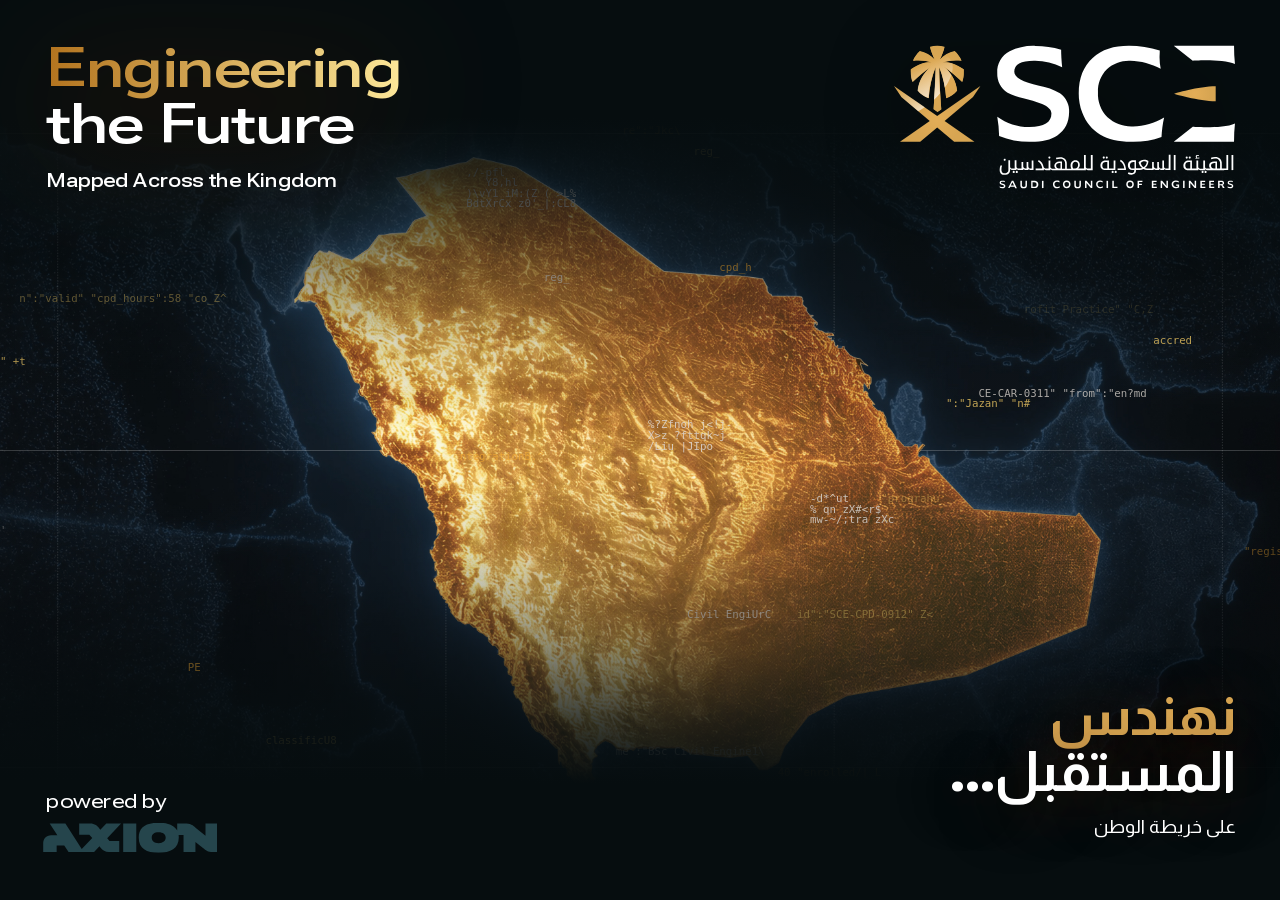
<file: app/index.html>
<!doctype html>
<html lang="en" dir="ltr" data-palette="purple">
  <head>
    <meta charset="utf-8" />
    <meta name="viewport" content="width=device-width, initial-scale=1, viewport-fit=cover" />
    <title>SCE · Smart Monitoring Center — LEAP 2026</title>
    <meta name="description" content="Saudi Council of Engineers national monitoring dashboards, LEAP 2026." />

    <link rel="icon" href="assets/img/favicon.ico" sizes="any" />
    <link rel="icon" type="image/png" sizes="16x16" href="assets/img/favicon-16.png" />
    <link rel="icon" type="image/png" sizes="32x32" href="assets/img/favicon-32.png" />
    <link rel="icon" type="image/png" sizes="192x192" href="assets/img/favicon-192.png" />
    <link rel="icon" type="image/png" sizes="512x512" href="assets/img/favicon-512.png" />
    <link rel="apple-touch-icon" href="assets/img/apple-touch-icon.png" />

    <!-- Everything below is local. The wall has no internet: no CDN, no fonts
         from the network, no map tiles. -->
    <link rel="stylesheet" href="assets/css/tokens.css" />
    <link rel="stylesheet" href="assets/css/base.css" />
    <link rel="stylesheet" href="assets/css/grid.css" />
    <link rel="stylesheet" href="assets/css/widget.css" />
    <link rel="stylesheet" href="assets/css/chart-dsl.css" />
    <link rel="stylesheet" href="assets/css/map.css" />
    <link rel="stylesheet" href="assets/css/library.css" />
    <link rel="stylesheet" href="assets/css/tooltip.css" />
    <link rel="stylesheet" href="assets/css/motion.css" />
    <link rel="stylesheet" href="assets/css/shell.css" />
    <link rel="stylesheet" href="assets/css/splash.css" />
    <!-- Last: every rule in it is an override of the ones above, for the
         tablet and the small screen. See core/viewport.js for the one place
         the breakpoints live. -->
    <link rel="stylesheet" href="assets/css/responsive.css" />
  </head>

  <body>
    <div class="shell">
      <div class="ticker" id="ticker"></div>

      <main class="stage" id="stage"></main>

      <!-- Presentation mode's only chrome: where the cycle has got to, from
           the first screen to the last. Built by shell.js, which knows the
           dwell of every board and scene; hidden until data-clean. -->
      <div class="cycle" id="cycle" aria-hidden="true">
        <span class="cycle-fill"></span>
      </div>

      <header class="hdr">
        <!-- Presentation mode (the "/" key). With the chrome hidden the wall
             still has to say whose board it is, so the header collapses to the
             SCE mark alone, flanked by the centre's line in both languages —
             English on the reading-start side, Arabic on the other. Kept as its
             own overlay rather than restyling .hdr-brand, so nothing about the
             normal header moves when the key is pressed. -->
        <div class="hdr-clean" aria-hidden="true">
          <span class="hdr-clean-line" lang="en" dir="ltr">Engineering the Future</span>
          <img class="hdr-clean-logo" src="assets/img/sce-logo.svg" alt="" />
          <span class="hdr-clean-line" lang="ar" dir="rtl">نهندس المستقبل...</span>
        </div>

        <!-- The wall's own identity, as the source dashboards printed it: the
             centre's name with the other language underneath, and — while the
             Big Screen is on — its three scenes beside it. -->
        <div class="hdr-brand">
          <img class="hdr-logo" src="assets/img/sce-logo.svg" alt="Saudi Council of Engineers" />
          <div class="hdr-title">
            <div class="hdr-title-main" data-i18n="app.title"></div>
            <div class="hdr-title-alt" data-i18n-gloss="app.title"></div>
          </div>
          <div class="chips scenes" id="scenes" hidden></div>
        </div>

        <div class="dock">
          <button class="dock-btn nav-play" id="navPlay" type="button" aria-label="Play or pause the slideshow">
            <svg class="icon-play" viewBox="0 0 24 24" aria-hidden="true"><path d="M8 5v14l11-7z" /></svg>
            <svg class="icon-pause" viewBox="0 0 24 24" aria-hidden="true"><path d="M6 5h4v14H6zm8 0h4v14h-4z" /></svg>
          </button>

          <nav class="nav" id="nav"></nav>

          <button class="dock-btn nav-lang" id="navLang" type="button" aria-label="Switch language">
            <svg viewBox="0 0 24 24" fill="none" stroke="currentColor" stroke-width="1.5" stroke-linecap="round" stroke-linejoin="round" aria-hidden="true">
              <circle cx="12" cy="12" r="10" />
              <line x1="2" y1="12" x2="22" y2="12" />
              <path d="M12 2a15.3 15.3 0 0 1 4 10 15.3 15.3 0 0 1-4 10 15.3 15.3 0 0 1-4-10 15.3 15.3 0 0 1 4-10z" />
            </svg>
          </button>
        </div>

        <div class="hdr-meta">
          <!-- Online-updates indicator. Not a Figma component: the customer
               asked for the wall to say, without words, that it is being
               watched rather than printed. It states nothing about the data
               and carries no figure — the pulse is the whole message. -->
          <div class="live">
            <span class="live-dot" aria-hidden="true"></span>
            <span class="live-label" data-i18n="live.label"></span>
          </div>

          <div class="settings">
            <!-- Figma node 5065:82983: the same "Circle Button" component as
                 the dock's play and globe, standing alone in the board's far
                 corner — hence .dock-btn here rather than a style of its own. -->
            <button class="dock-btn hdr-settings" id="settingsBtn" type="button" aria-label="Settings" aria-haspopup="true">
              <svg viewBox="0 0 24 24" aria-hidden="true">
                <path
                  d="M19.14 12.94a7.14 7.14 0 0 0 .06-.94 7.14 7.14 0 0 0-.06-.94l2.03-1.58a.5.5 0 0 0 .12-.64l-1.92-3.32a.5.5 0 0 0-.6-.22l-2.39.96a7.03 7.03 0 0 0-1.62-.94l-.36-2.54a.5.5 0 0 0-.5-.42h-3.84a.5.5 0 0 0-.5.42l-.36 2.54c-.59.24-1.13.56-1.62.94l-2.39-.96a.5.5 0 0 0-.6.22L2.71 8.84a.5.5 0 0 0 .12.64l2.03 1.58c-.04.31-.06.62-.06.94s.02.63.06.94l-2.03 1.58a.5.5 0 0 0-.12.64l1.92 3.32c.14.24.42.32.66.22l2.39-.96c.49.38 1.03.7 1.62.94l.36 2.54c.05.24.25.42.5.42h3.84c.25 0 .45-.18.5-.42l.36-2.54c.59-.24 1.13-.56 1.62-.94l2.39.96c.24.1.52.02.66-.22l1.92-3.32a.5.5 0 0 0-.12-.64ZM12 15.5a3.5 3.5 0 1 1 0-7 3.5 3.5 0 0 1 0 7Z"
                />
              </svg>
            </button>

            <div class="settings-panel" id="settingsPanel" hidden>
              <label class="settings-row">
                <input class="settings-check" id="setAutoplay" type="checkbox" />
                <span>Autoplay slideshow</span>
              </label>
              <label class="settings-row">
                <input class="settings-check" id="setTickerVisible" type="checkbox" />
                <span>Show ticker</span>
              </label>
              <label class="settings-row">
                <input class="settings-check" id="setTickerPaused" type="checkbox" />
                <span>Pause ticker</span>
              </label>
              <label class="settings-row">
                <input class="settings-check" id="setSplashEnabled" type="checkbox" />
                <span>Show splash screen</span>
              </label>
              <!-- Not a checkbox: the ground is a choice between named
                   palettes, not a flag, so it gets a segmented track like the
                   chips elsewhere on the board. Radios, so arrow keys move
                   between them without any script of ours. -->
              <div class="settings-row settings-row--choice" role="group" aria-label="Palette">
                <span>Palette</span>
                <div class="settings-seg">
                  <label class="settings-seg__opt">
                    <input type="radio" name="palette" value="green" />
                    <span>Green</span>
                  </label>
                  <label class="settings-seg__opt">
                    <input type="radio" name="palette" value="blue" />
                    <span>Blue</span>
                  </label>
                  <label class="settings-seg__opt">
                    <input type="radio" name="palette" value="purple" />
                    <span>Purple</span>
                  </label>
                </div>
              </div>
              <button class="settings-action" id="reset" type="button">Reset layout</button>
            </div>
          </div>
        </div>
      </header>
    </div>

    <!-- The attract screen: Figma «Sce Dashboards for LEAP '26» 38:357 and
         its three narrower siblings, reproduced 1:1. Bilingual by design, so
         it carries no language switch; the whole surface is the start button
         (.splash-start), which also keeps the id the capture tools click. -->
    <section class="splash" id="splash">
      <div class="cover">
        <div class="cover__bg" aria-hidden="true"></div>
        <canvas class="code" aria-hidden="true"></canvas>
        <div class="cover__fade" aria-hidden="true"></div>

        <div class="cover__frame">
          <!-- EN block — Figma 38:449 «Group 3». dir="ltr" is explicit for
               the same reason the AR block below declares dir="rtl": the cover
               shows both languages at once whatever the app's locale is, so
               neither block may take its direction from <html>. Without it the
               Arabic locale right-aligned this English text inside its own
               fixed-width box — the box stays put (every coordinate here is a
               physical `left`), only the lines slid across it. -->
          <h1 class="en-title" dir="ltr" lang="en" data-trim data-node="38:455">
            <span class="en-title__gold"><i class="fill">Engineering</i></span>
            <span class="en-title__white">the Future</span>
          </h1>

          <p class="en-sub" dir="ltr" lang="en" data-trim data-node="38:456">Mapped Across the Kingdom</p>

          <div class="powered" dir="ltr" lang="en" data-node="38:450">
            <p class="powered__label" data-trim data-node="38:451">powered by</p>
            <img class="powered__logo" data-node="38:452" src="assets/img/cover/axion.svg" alt="Axion" width="186" height="32" />
          </div>

          <!-- AR block — Figma 38:390 «Group 4». On a phone the logo moves to
               the centre of the frame and takes a markedly larger shadow, which
               is a separate export (38:1102). -->
          <div class="sce" data-node="38:391 / 38:1102">
            <picture>
              <source media="(max-aspect-ratio: 4/5) and (max-width: 599px)" srcset="assets/img/cover/sce-phone.svg" />
              <img class="sce__img" src="assets/img/cover/sce.svg" alt="Saudi Council of Engineers" />
            </picture>
          </div>

          <h2 class="ar-title" dir="rtl" lang="ar" data-node="38:448">
            <span class="ar-title__gold"><i class="fill">نهندس</i></span>
            <span class="ar-title__white">المستقبل...</span>
          </h2>

          <p class="ar-sub" data-trim dir="rtl" lang="ar" data-node="38:447">على خريطة الوطن</p>
        </div>
      </div>

      <button class="splash-start" id="splashStart" type="button" aria-label="Enter the dashboards"></button>

      <!-- Tablet only: a touch screen gets an explicit target instead of the
           invisible full-surface button and the 10s auto-advance. Shown by
           core/splash.js, which stamps data-cta on the section. -->
      <button class="splash-cta" id="splashEnter" type="button">
        <span class="splash-cta__en" dir="ltr" lang="en">Enter the dashboards</span>
        <span class="splash-cta__ar" dir="rtl" lang="ar">الدخول إلى اللوحات</span>
      </button>
    </section>

    <script src="assets/js/data/leap_data.js"></script>
    <script src="assets/js/data/ksa-geo.js"></script>
    <script src="assets/js/data/ksa-basemap.js"></script>
    <!-- Before anything that reads --u or lays a board out: it stamps the
         layout mode on <html>, which every stylesheet below keys off. -->
    <script src="assets/js/core/viewport.js"></script>
    <script src="assets/js/core/i18n.js"></script>
    <script src="assets/js/core/format.js"></script>
    <script src="assets/js/data/labels.js"></script>
    <script src="assets/js/data/derive.js"></script>
    <script src="assets/js/core/counter.js"></script>
    <script src="assets/js/core/tooltip.js"></script>
    <script src="assets/js/core/pill.js"></script>
    <script src="assets/js/core/chart-dsl.js"></script>
    <script src="assets/js/core/map.js"></script>
    <script src="assets/js/core/grid.js"></script>
    <script src="assets/js/core/motion.js"></script>
    <script src="assets/js/core/board.js"></script>
    <script src="assets/js/boards/kit.js"></script>
    <script src="assets/js/boards/ecosystem.js"></script>
    <!-- profession.js and operations.js define the widget sets the Big Screen
         mounts as its second and third scenes, so both must load before it. -->
    <script src="assets/js/boards/profession.js"></script>
    <script src="assets/js/boards/operations.js"></script>
    <script src="assets/js/boards/bigscreen.js"></script>
    <script src="assets/js/boards/library.js"></script>
    <script src="assets/js/boards/field.js"></script>
    <script src="assets/js/core/shell.js"></script>
    <script src="assets/js/core/cover-field.js"></script>
    <script src="assets/js/core/splash.js"></script>
    <script>
      Shell.init();
      Splash.init();
    </script>
  </body>
</html>
</file>
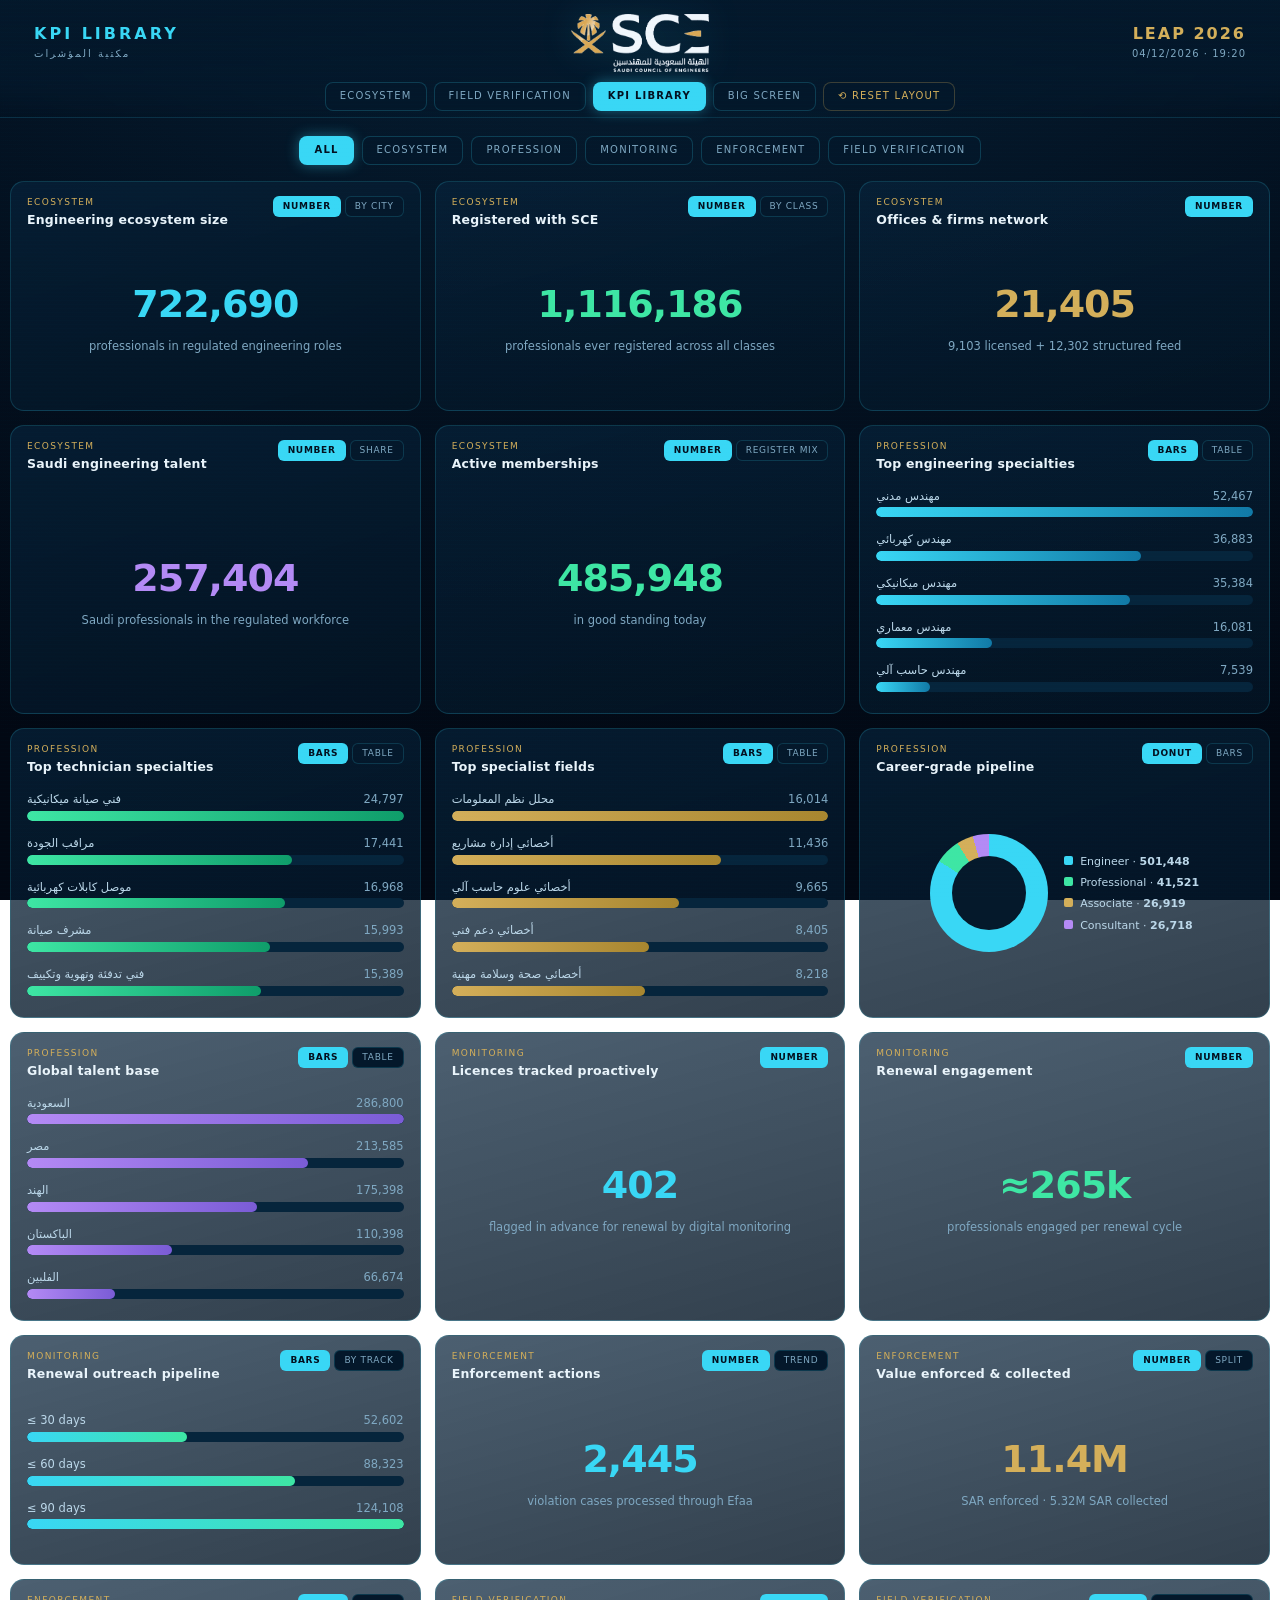
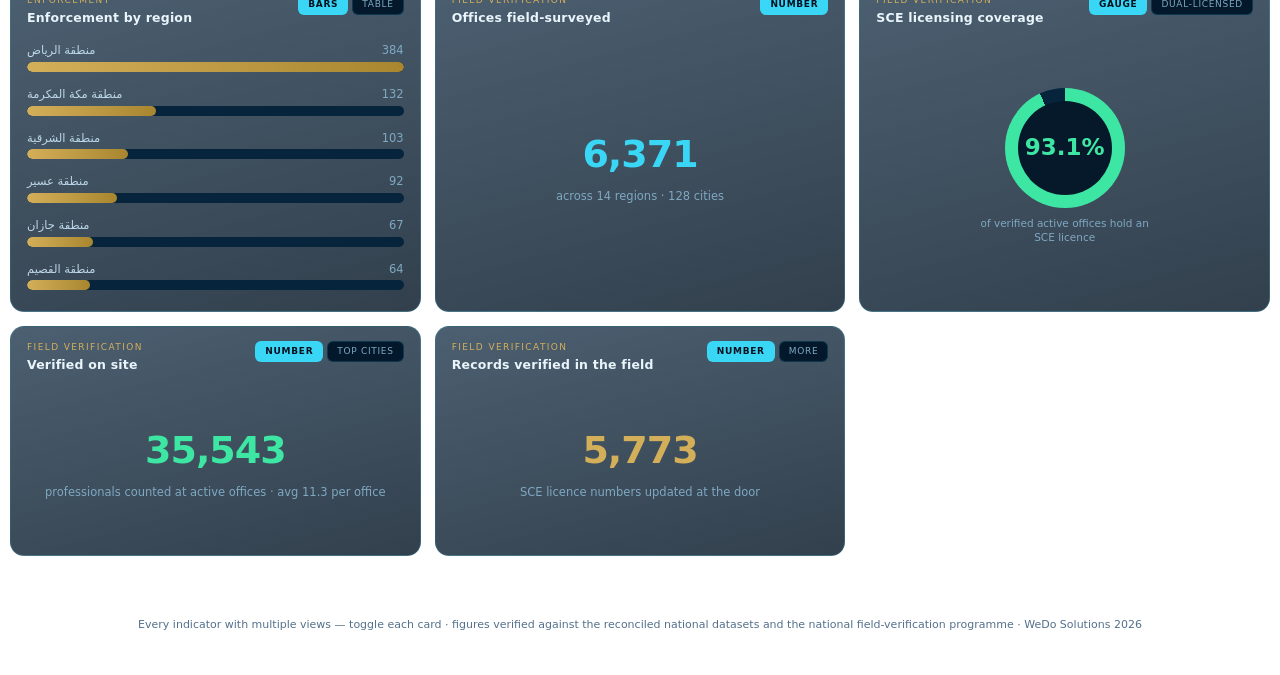
<file: Dashboards/SCE_LEAP_KPI_Library.html>
<!DOCTYPE html>
<html lang="en">
<head>
<meta charset="UTF-8">
<title>SCE · KPI Library — LEAP</title>
<style>
:root{--cy:#39d7f5;--gold:#d4af5a;--green:#3ee6a4;--purple:#b48af5;--tx:#e9f4fb;--mut:#7fa8c2}
*{box-sizing:border-box;margin:0;padding:0}
html,body{min-height:100%}
body{background:radial-gradient(1600px 900px at 50% -10%,#062036 0%,#03101f 55%,#020813 100%) fixed;
 font:14px/1.45 'Segoe UI',system-ui,sans-serif;color:var(--tx);text-rendering:optimizeLegibility;-webkit-font-smoothing:antialiased;font-variant-ligatures:common-ligatures}
body:before{content:'';position:fixed;inset:0;background:repeating-linear-gradient(0deg,transparent 0 3px,#39d7f503 3px 4px);pointer-events:none;z-index:999}

/* header */
.hd{position:sticky;top:0;z-index:100;height:118px;display:flex;align-items:flex-start;justify-content:center;padding-top:14px;
 background:linear-gradient(180deg,#04182bf2,#04182bcc 70%,#04182b00);border-bottom:1px solid #39d7f522;backdrop-filter:blur(4px)}
.hd img{height:58px;filter:drop-shadow(0 0 18px #39d7f533)}
.hd .lt{position:absolute;left:34px;top:22px}
.hd .lt .t1{font-size:16px;font-weight:750;letter-spacing:3px;color:var(--cy)}
.hd .lt .t2{font-size:10px;color:var(--mut);letter-spacing:2px;margin-top:2px}
.hd .rt{position:absolute;right:34px;top:22px;text-align:right}
.hd .rt .t1{font-size:16px;font-weight:750;letter-spacing:2px;color:var(--gold)}
.hd .rt .t2{font-size:10px;color:var(--mut);letter-spacing:1px;margin-top:2px}
.navrow{position:absolute;left:0;right:0;top:82px;display:flex;justify-content:center;gap:7px}
.sc{font-size:10px;letter-spacing:1.2px;padding:6px 14px;border-radius:8px;border:1px solid #39d7f533;color:var(--mut);cursor:pointer;background:#04182bcc;transition:all .18s;text-decoration:none}
.sc:hover{color:var(--tx)}
.sc.on{color:#03101f;background:var(--cy);font-weight:700;box-shadow:0 0 14px #39d7f566}
.sc.rst{border-color:#d4af5a44;color:#d4af5a}

/* canvas + widgets */
.canvas{position:relative;width:1420px;margin:18px auto 60px}
.widget{position:absolute;background:linear-gradient(165deg,#07223ab8,#041525d0);border:1px solid #39d7f52e;border-radius:14px;
 box-shadow:inset 0 0 30px #39d7f508, 0 0 20px #00000060;display:flex;flex-direction:column;overflow:hidden;transition:box-shadow .15s}
.widget.moving{box-shadow:0 0 0 1.5px var(--cy), 0 14px 40px #000000aa;z-index:50}
.whead{display:flex;justify-content:space-between;align-items:center;padding:11px 14px 8px;cursor:grab;user-select:none;flex:none}
.whead:active{cursor:grabbing}
.whead h3{font-size:10.5px;letter-spacing:1.5px;text-transform:uppercase;color:var(--cy);font-weight:700}
.chips{display:flex;gap:4px;flex-wrap:wrap;justify-content:flex-end}
.ch{font-size:9px;letter-spacing:.7px;padding:3px 9px;border-radius:6px;border:1px solid #39d7f52a;color:var(--mut);cursor:pointer;background:#04182b;transition:all .15s}
.ch.on{color:#03101f;background:var(--cy);font-weight:700}
.wbody{flex:1;padding:4px 14px 12px;overflow:hidden;position:relative}
.wresize{position:absolute;right:3px;bottom:1px;font-size:11px;color:#39d7f555;cursor:nwse-resize;padding:2px 4px;user-select:none}
.wresize:hover{color:var(--cy)}

/* content pieces */
.krow{display:grid;gap:10px;height:100%}
.krow.k4{grid-template-columns:repeat(4,1fr)}
.krow.k2{grid-template-columns:repeat(2,1fr)}
.krow.k3{grid-template-columns:repeat(3,1fr)}
.kpi{background:#39d7f50a;border:1px solid #39d7f51c;border-radius:10px;padding:12px 14px;display:flex;flex-direction:column;justify-content:center}
.kpi .n{font-size:27px;font-weight:800;letter-spacing:-.6px}
.kpi .l{font-size:9.5px;color:var(--mut);text-transform:uppercase;letter-spacing:.7px;margin-top:3px;line-height:1.4}
.cC{color:var(--cy)}.cG{color:var(--green)}.cY{color:var(--gold)}.cP{color:var(--purple)}
.hbar{margin:7px 0}
.hbar .hl{display:flex;justify-content:space-between;font-size:11.5px;margin-bottom:3px}
.hbar .ht{color:#bcd8ea}.hbar .hv{color:var(--mut)}
.hbar .tr{background:#06253c;height:10px;border-radius:5px;overflow:hidden}
.hbar .fl{height:10px;border-radius:5px;transition:width .5s}
.donutwrap{display:flex;align-items:center;gap:16px;justify-content:center;height:100%}
.donut{width:118px;height:118px;border-radius:50%;position:relative;flex:none;transition:background .4s}
.donut:after{content:'';position:absolute;inset:22px;border-radius:50%;background:#05192b}
.dleg{font-size:11px;color:#bcd8ea;line-height:1.95}
.dleg .sw{display:inline-block;width:9px;height:9px;border-radius:2px;margin-right:7px}
.tbl{font-size:11.5px;width:100%}
.tbl td{padding:4.5px 4px;border-bottom:1px solid #39d7f512;color:#bcd8ea}
.tbl td:last-child{text-align:right;color:var(--mut)}
.spark{width:100%;height:calc(100% - 40px);min-height:70px}
.sprange{display:flex;justify-content:space-between;font-size:10px;color:#5d86a3;margin-top:2px}
.gauge{text-align:center;display:flex;flex-direction:column;align-items:center;justify-content:center;height:100%}
.gring{width:120px;height:120px;border-radius:50%;position:relative}
.gring:after{content:'';position:absolute;inset:13px;border-radius:50%;background:#05192b}
.gval{position:absolute;inset:0;display:flex;align-items:center;justify-content:center;font-size:23px;font-weight:800;z-index:2}
.gnote{font-size:10.5px;color:var(--mut);margin-top:8px;max-width:170px;line-height:1.4}
.g2wrap{display:flex;gap:10px;height:100%}
.g2wrap>*{flex:1}

/* maps */
.wmap{position:absolute;inset:0;background:#03101f}
.mapwrap{position:relative;height:100%;border-radius:10px;overflow:hidden;border:1px solid #39d7f526}
.leaflet-container{background:#03101f;font:inherit}
.leaflet-tooltip{background:#0a2740;color:#e9f4fb;border:1px solid #39d7f544;border-radius:8px;font-size:11px}
.mhud{position:absolute;top:10px;left:12px;z-index:900;background:#04182bd8;border:1px solid #39d7f540;border-radius:10px;padding:8px 14px}
.mhud .bign{font-size:28px;font-weight:830;letter-spacing:-1px;color:var(--cy);text-shadow:0 0 20px #39d7f555}
.mhud .bigl{font-size:9.5px;color:var(--mut);text-transform:uppercase;letter-spacing:1.1px}
.mfoot{position:absolute;bottom:10px;left:12px;z-index:900;font-size:9.5px;color:#5d86a3;background:#04182baa;padding:4px 9px;border-radius:6px}

.foot{max-width:1420px;margin:0 auto 40px;text-align:center;color:#54708c;font-size:11px;line-height:1.7}

</style>
<script>
var LEAP={"gender": {"male": 669252, "female": 53438, "fem_saudi": 46547, "fem_nonsaudi": 6891, "fem_reg": 13208, "male_saudi": 210857, "male_reg": 382406}, "city": [["الرياض", 24.765, 46.7885, 310028, 185819], ["الجبيل", 26.9445, 49.6764, 35586, 13979], ["جدة", 21.5831, 39.2044, 109797, 63082], ["بريدة", 26.3602, 43.9704, 10111, 4591], ["المدينة المنورة", 24.4764, 39.5738, 12555, 7089], ["الخبر", 26.1895, 50.1737, 72910, 37333], ["الدمام", 26.2808, 50.0333, 70573, 33416], ["رأس تنورة", 26.6994, 50.0852, 4811, 2069], ["مكة المكرمة", 21.3915, 39.833, 16612, 10376], ["حائل", 27.4973, 41.7127, 4357, 2034], ["الخرج", 24.0828, 47.3311, 5158, 2167], ["الرس", 25.8602, 43.5042, 1739, 775], ["أبها", 18.2888, 42.5345, 11386, 5657], ["الزلفي", 26.2948, 44.8681, 570, 205], ["عرعر", 30.9744, 41.0704, 1531, 840], ["تبوك", 28.4569, 36.5181, 4175, 2204], ["ينبع", 24.1388, 38.0283, 8467, 4199], ["المجمعة", 25.9186, 45.3631, 1234, 437], ["الباحة", 20.0625, 41.4643, 1268, 637], ["الخفجي", 28.4253, 48.4859, 2256, 668], ["الدوادمي", 24.52, 44.4045, 1604, 774], ["نجران", 17.5727, 44.3559, 5959, 2924], ["الطائف", 21.3938, 40.5478, 4048, 2321], ["الجوف", 29.9697, 40.2064, 1895, 956], ["الأحساء", 25.3793, 49.6253, 7095, 3109], ["العلا", 26.5736, 38.0218, 292, 130], ["عنيزة", 26.0931, 44.0041, 2477, 966], ["جازان", 16.9132, 42.5891, 5615, 2844], ["الوجه", 26.2554, 36.46, 1170, 594], ["بقيق", 25.9536, 49.5532, 1494, 672], ["شقراء", 25.2148, 45.2106, 589, 243], ["طريف", 31.6535, 38.691, 559, 328], ["بيشة", 20.0048, 42.6201, 1086, 453], ["وادي الدواسر", 20.4448, 44.8291, 555, 220], ["حفر الباطن", 28.3754, 45.9286, 1447, 684], ["القنفذة", 19.15, 41.1145, 936, 484], ["الافلاج", 22.3041, 46.7048, 255, 108], ["القريات", 31.3093, 37.3769, 490, 227]], "regions": [["منطقة الرياض", 24.7, 46.7, 384, 2979600.0], ["منطقة مكة المكرمة", 21.4, 39.8, 132, 834900.0], ["منطقة الشرقية", 26.4, 50.1, 103, 861300.0], ["منطقة عسير", 18.2, 42.5, 92, 674000.0], ["منطقة جازان", 16.9, 42.6, 67, 551400.0], ["منطقة القصيم", 26.3, 43.9, 64, 483800.0], ["منطقة الجوف", 29.9, 40.2, 31, 298900.0], ["منطقة المدينة المنورة", 24.5, 39.6, 30, 155800.0], ["منطقة حائل", 27.5, 41.7, 26, 199000.0], ["منطقة نجران", 17.5, 44.2, 17, 166000.0]], "grades": [["Associate", "active", 13831], ["Associate", "expired", 11597], ["Associate", "frozen", 227], ["Associate", "near_expiry", 1264], ["Consultant", "active", 14230], ["Consultant", "expired", 11186], ["Consultant", "frozen", 366], ["Consultant", "near_expiry", 936], ["Engineer", "active", 250331], ["Engineer", "expired", 214142], ["Engineer", "frozen", 5113], ["Engineer", "near_expiry", 31862], ["Professional", "active", 26112], ["Professional", "expired", 13179], ["Professional", "frozen", 300], ["Professional", "near_expiry", 1930]], "pipe": {"d30": 52602, "d60": 88323, "d90": 124108}, "pipetrack": [["Engineer", "0-30", 37952], ["Engineer", "31-60", 21174], ["Engineer", "61-90", 21504], ["Engineer", "91-180", 68108], ["Engineer", "181-365", 86232], ["Engineer", "365+", 72759], ["Specialist", "0-30", 3213], ["Specialist", "31-60", 3297], ["Specialist", "61-90", 3191], ["Specialist", "91-180", 8963], ["Specialist", "181-365", 15711], ["Specialist", "365+", 10244], ["Technician", "0-30", 11437], ["Technician", "31-60", 11250], ["Technician", "61-90", 11090], ["Technician", "91-180", 32452], ["Technician", "181-365", 47898], ["Technician", "365+", 25677]], "register": [["Engineer", "active", 304504], ["Engineer", "expired", 250104], ["Engineer", "frozen", 6006], ["Engineer", "near_expiry", 35992], ["Specialist", "active", 44023], ["Specialist", "expired", 38025], ["Specialist", "frozen", 502], ["Specialist", "near_expiry", 6912], ["Technician", "active", 137421], ["Technician", "expired", 263721], ["Technician", "frozen", 7096], ["Technician", "near_expiry", 21880]], "months": [["2022-12", 152500], ["2023-01", 287000], ["2023-02", 249000], ["2023-03", 509500], ["2023-04", 42000], ["2023-05", 137000], ["2023-06", 446500], ["2023-07", 332000], ["2023-08", 188000], ["2023-09", 81000], ["2023-10", 45000], ["2023-12", 76000], ["2024-01", 10000], ["2024-02", 200500], ["2024-03", 393000], ["2024-04", 236000], ["2024-05", 278000], ["2024-06", 237000], ["2024-07", 486000], ["2024-08", 309000], ["2024-09", 391500], ["2024-10", 216500], ["2024-11", 346500], ["2024-12", 130000], ["2025-01", 191000], ["2025-02", 392000], ["2025-03", 59000], ["2025-04", 364500], ["2025-05", 796500], ["2025-06", 102000], ["2025-07", 963000], ["2025-08", 507750], ["2025-09", 66000], ["2025-10", 76000], ["2025-11", 42000], ["2025-12", 124500]], "eng5": [["مهندس مدني", 52467], ["مهندس كهربائي", 36883], ["مهندس ميكانيكي", 35384], ["مهندس معماري", 16081], ["مهندس حاسب آلي", 7539]], "tech5": [["فني صيانة ميكانيكية", 24797], ["مراقب الجودة", 17441], ["موصل كابلات كهربائية", 16968], ["مشرف صيانة", 15993], ["فني تدفئة وتهوية وتكييف", 15389]], "spec5": [["محلل نظم المعلومات", 16014], ["أخصائي إدارة مشاريع", 11436], ["أخصائي علوم حاسب آلي", 9665], ["أخصائي دعم فني", 8405], ["أخصائي صحة وسلامة مهنية", 8218]], "nat5": [["السعودية", 286800], ["مصر", 213585], ["الهند", 175398], ["الباكستان", 110398], ["الفلبين", 66674]], "cls": [["Engineers", 596606], ["Technicians", 430118], ["Specialists", 89462]], "head": {"eco": 722690, "reg": 1116186, "offices": "21,405", "off_note": "9,103 licensed + 12,302 structured feed", "proact": 402, "renewengage": 265000, "cases": 2445, "enforced": 11.4, "collected": 5.32, "saudis": 257404, "cities": 38, "regactive": 485948, "regnear": 64784}, "tuv": {"pts": [[24.7562, 46.6822, 9, 1], [24.511, 44.401, 2, 1], [26.2956, 50.169, 2, 1], [26.3, 50.1742, 3, 1], [26.3006, 50.1719, 5, 1], [21.5158, 39.1676, 2, 1], [21.5166, 39.1825, 5, 1], [21.7572, 39.1868, 4, 1], [21.5481, 39.1614, 4, 1], [24.7325, 46.7732, 5, 1], [24.6682, 46.7295, 7, 1], [24.7294, 46.7681, 12, 1], [27.455, 41.6476, 13, 1], [24.7382, 46.7609, 1, 1], [29.7971, 39.8778, 3, 1], [30.1336, 40.3685, 2, 1], [27.524, 41.696, 2, 1], [27.5241, 41.6962, 2, 0], [27.524, 41.6866, 1, 1], [27.5242, 41.6948, 2, 0], [27.4941, 41.6982, 6, 1], [27.524, 41.6959, 5, 0], [27.5243, 41.6871, 1, 1], [27.524, 41.6877, 4, 1], [27.9149, 42.3675, 5, 1], [24.7558, 46.7063, 0, 1], [21.5811, 39.1444, 4, 1], [24.7559, 46.7064, 1, 1], [24.7534, 46.7433, 0, 1], [24.7783, 46.7094, 0, 1], [24.7916, 46.6572, 0, 1], [25.1139, 46.0983, 0, 1], [21.5758, 39.15, 44, 1], [27.0043, 49.6576, 1, 1], [24.8052, 46.6566, 0, 1], [24.8308, 46.6382, 7, 1], [24.8251, 46.6569, 4, 1], [24.7945, 46.6506, 0, 1], [24.8731, 46.6168, 8, 0], [24.7438, 46.6758, 0, 1], [24.7852, 46.7065, 0, 1], [24.7913, 46.7105, 0, 1], [24.8705, 46.6229, 0, 0], [24.8048, 46.6514, 2, 1], [24.7758, 46.6661, 0, 1], [21.5507, 39.1791, 3, 1], [21.5515, 39.1801, 9, 1], [21.5032, 39.1833, 4, 1], [21.5771, 39.1999, 7, 1], [21.5629, 39.1666, 4, 1], [21.5594, 39.1423, 7, 1], [21.5939, 39.131, 27, 1], [24.7175, 46.6835, 0, 1], [24.7668, 46.7553, 0, 1], [24.7397, 46.6841, 0, 1], [24.7541, 46.6773, 5, 0], [24.6873, 46.7325, 0, 1], [24.7659, 46.6615, 0, 1], [26.3286, 50.1798, 56, 1], [26.3022, 50.2144, 8, 1], [21.6003, 39.1916, 4, 1], [21.5764, 39.1481, 3, 1], [21.5371, 39.2079, 4, 1], [26.2916, 50.2089, 4, 1], [28.2574, 42.9274, 1, 1], [21.6152, 39.2123, 4, 1], [16.987, 42.8187, 2, 1], [24.7709, 46.7475, 0, 1], [26.2851, 50.1962, 6, 1], [26.2879, 50.1983, 1, 1], [26.2849, 50.1969, 3, 1], [21.5542, 39.1691, 9, 1], [21.6003, 39.1916, 6, 1], [24.7781, 46.6164, 0, 1], [24.7184, 46.6859, 0, 1], [24.7523, 46.6752, 0, 1], [26.2896, 50.1992, 1, 1], [16.8803, 42.5715, 5, 1], [24.4754, 39.5816, 12, 1], [26.4076, 50.1884, 1, 1], [26.3782, 50.1477, 8, 1], [16.7205, 42.95, 2, 1], [16.7128, 42.9466, 3, 1], [16.5969, 42.9361, 5, 1], [21.5513, 39.1898, 3, 1], [21.7573, 39.1869, 3, 1], [21.541, 39.1719, 9, 1], [24.8199, 46.7299, 9, 1], [24.8024, 46.7396, 3, 1], [24.8303, 46.7896, 5, 1], [17.5333, 44.2118, 7, 1], [24.7853, 46.7068, 0, 1], [17.574, 44.2326, 5, 1], [17.8492, 44.0253, 3, 1], [17.5583, 44.2307, 2, 1], [17.5744, 44.2327, 6, 1], [17.5499, 44.2245, 5, 1], [28.4083, 36.5655, 3, 1], [26.3947, 43.9469, 7, 1], [31.6644, 38.6779, 1, 1], [24.807, 46.6405, 0, 1], [24.7681, 46.6225, 1, 1], [27.4784, 41.7397, 0, 0], [26.8527, 40.3276, 1, 0], [27.5241, 41.6972, 2, 1], [27.5129, 41.6663, 3, 1], [26.3514, 43.9527, 7, 1], [27.1786, 42.4359, 1, 0], [27.4673, 41.6596, 0, 0], [27.5002, 41.6737, 2, 1], [27.5105, 41.6948, 4, 1], [27.5108, 41.6894, 0, 0], [27.5171, 41.6928, 0, 0], [27.5212, 41.6898, 4, 1], [27.5214, 41.6857, 2, 1], [27.5243, 41.6863, 3, 1], [27.5245, 41.6867, 2, 0], [27.5243, 41.687, 2, 0], [26.3135, 50.224, 0, 1], [27.5241, 41.6872, 3, 1], [27.5243, 41.6875, 2, 1], [27.5241, 41.6923, 3, 1], [27.5241, 41.6925, 3, 1], [27.5241, 41.6928, 2, 1], [27.524, 41.6942, 5, 1], [27.5241, 41.6943, 3, 1], [24.7998, 46.6908, 0, 1], [21.3554, 39.878, 22, 1], [27.5242, 41.6943, 4, 1], [21.4177, 39.8607, 6, 1], [26.4526, 50.0968, 1, 1], [27.5241, 41.6945, 2, 1], [27.524, 41.6944, 3, 1], [27.5241, 41.6945, 3, 1], [27.5239, 41.6947, 3, 1], [27.524, 41.6946, 3, 1], [21.625, 39.6725, 2, 1], [27.524, 41.6946, 2, 1], [27.5241, 41.6947, 3, 1], [26.4411, 50.1229, 1, 1], [26.441, 50.1231, 1, 1], [27.524, 41.6954, 3, 1], [27.5242, 41.6954, 3, 1], [27.524, 41.6957, 8, 1], [26.4191, 50.1117, 1, 1], [24.7581, 46.6744, 0, 1], [24.762, 46.6978, 131, 1], [27.198, 42.4509, 1, 1], [27.4705, 41.6191, 3, 1], [27.4552, 41.6322, 2, 1], [27.915, 42.3673, 3, 1], [26.378, 50.1226, 1, 1], [27.5111, 41.6983, 2, 1], [24.7649, 46.704, 0, 1], [27.5798, 41.7321, 2, 1], [25.9922, 40.8163, 1, 1], [24.439, 39.6359, 2, 1], [27.4985, 41.692, 4, 1], [27.4941, 41.6986, 0, 0], [24.7642, 46.7027, 0, 1], [26.3899, 50.0935, 1, 1], [24.7671, 46.7083, 0, 1], [24.7674, 46.7098, 0, 1], [27.5214, 41.6854, 5, 1], [27.5214, 41.6857, 3, 1], [27.5213, 41.686, 2, 1], [27.5212, 41.6861, 3, 1], [27.5217, 41.6859, 3, 1], [27.5236, 41.6843, 3, 1], [27.5239, 41.6913, 2, 1], [27.5239, 41.692, 4, 1], [17.3827, 42.545, 2, 1], [27.5238, 41.695, 0, 1], [26.447, 50.107, 1, 1], [27.5236, 41.6949, 3, 1], [24.4836, 39.5862, 5, 1], [24.4835, 39.5862, 5, 1], [27.5237, 41.6952, 2, 1], [27.5239, 41.6961, 2, 1], [27.4898, 41.679, 1, 0], [27.5212, 41.686, 1, 0], [27.5239, 41.6848, 1, 0], [21.5542, 39.1692, 3, 1], [21.553, 39.166, 4, 1], [21.5748, 39.1796, 16, 1], [21.5739, 39.1797, 7, 1], [24.797, 46.6541, 2, 1], [21.3742, 39.8336, 4, 1], [21.3556, 39.8825, 4, 1], [21.3762, 39.794, 6, 1], [26.5583, 50.0028, 0, 1], [21.4087, 39.7832, 3, 1], [26.3014, 50.2056, 57, 1], [26.398, 50.0461, 7, 1], [30.9806, 41.0233, 4, 1], [26.4049, 50.0624, 6, 1], [26.3023, 50.2139, 9, 1], [26.3022, 50.2138, 2, 1], [24.488, 39.595, 15, 1], [29.6331, 43.522, 1, 1], [16.8823, 42.5816, 1, 1], [26.3979, 50.0455, 7, 1], [16.9146, 42.5605, 9, 1], [26.4466, 50.1143, 14, 1], [28.4329, 45.9772, 0, 1], [16.9174, 42.5548, 10, 1], [16.8978, 42.5783, 3, 1], [21.4028, 39.7875, 5, 1], [21.3555, 39.8779, 5, 1], [24.7951, 46.6553, 0, 1], [25.3922, 49.5814, 6, 1], [16.9093, 42.5532, 4, 1], [24.7862, 46.6827, 0, 1], [26.2164, 50.1932, 3, 1], [16.914, 42.561, 1, 1], [16.914, 42.5612, 4, 0], [24.4545, 39.5857, 6, 1], [25.394, 49.5811, 28, 1], [25.3748, 49.559, 2, 1], [25.3971, 49.5598, 3, 1], [25.3975, 49.5599, 3, 1], [25.3597, 49.5904, 7, 1], [16.909, 42.5532, 4, 1], [27.4691, 41.7074, 1, 1], [21.5273, 39.1736, 3, 1], [21.8583, 39.2293, 3, 1], [21.5275, 39.1737, 3, 1], [21.6032, 39.1825, 3, 1], [21.3756, 39.8101, 6, 1], [21.3709, 39.8744, 3, 1], [21.401, 39.8799, 7, 1], [21.2675, 40.456, 1, 1], [21.4023, 39.7872, 4, 1], [21.402, 39.784, 3, 1], [20.0185, 41.4677, 2, 1], [24.8281, 46.6398, 1, 1], [24.1494, 47.314, 2, 1], [20.4668, 44.7701, 2, 1], [24.747, 46.7113, 0, 1], [20.0184, 41.4677, 1, 1], [24.7199, 46.689, 5, 1], [25.5256, 47.1806, 1, 1], [24.7138, 46.6723, 2, 1], [24.7191, 46.6707, 5, 1], [20.0015, 41.4677, 3, 1], [24.7972, 46.6332, 1, 1], [25.5321, 47.1764, 1, 1], [21.3661, 39.8285, 2, 1], [21.4746, 39.9403, 5, 1], [24.8032, 46.6578, 1, 1], [21.351, 39.9004, 3, 1], [24.797, 46.7106, 3, 1], [21.2666, 40.4084, 4, 1], [24.7857, 46.6596, 0, 1], [24.765, 46.6404, 11, 1], [21.3739, 39.8743, 3, 1], [24.8446, 46.6044, 4, 1], [24.7765, 46.6171, 2, 1], [21.3895, 39.7963, 4, 1], [21.3977, 39.7903, 21, 1], [25.54, 47.1831, 0, 1], [24.7781, 46.6163, 2, 1], [24.7297, 46.6699, 26, 1], [24.7264, 46.669, 1, 1], [24.7681, 46.5765, 3, 1], [24.7255, 46.6832, 2, 1], [24.7184, 46.6812, 0, 0], [24.8039, 46.6742, 4, 1], [24.7892, 46.6597, 55, 1], [24.7183, 46.6855, 6, 1], [24.7746, 46.6654, 0, 0], [24.6663, 46.7308, 230, 0], [24.6661, 46.7309, 230, 1], [24.8389, 46.6054, 9, 1], [24.7759, 46.666, 0, 1], [24.8078, 46.65, 4, 1], [24.8388, 46.6054, 1, 1], [19.9387, 41.2549, 1, 1], [20.0117, 41.4635, 4, 1], [22.2887, 46.7088, 3, 1], [24.8437, 46.605, 6, 1], [24.7763, 46.68, 12, 0], [24.8117, 46.6348, 3, 1], [24.8085, 46.6672, 26, 1], [22.2871, 46.7283, 2, 1], [24.7998, 46.6282, 0, 1], [24.7802, 46.6845, 0, 1], [24.7758, 46.6808, 0, 1], [24.806, 46.7114, 2, 1], [24.7917, 46.672, 12, 1], [24.8215, 46.6197, 997, 0], [24.8064, 46.7167, 0, 1], [24.6717, 46.7343, 5, 1], [24.8217, 46.6201, 37, 1], [24.7944, 46.6505, 3, 1], [24.7928, 46.6403, 900, 1], [24.8089, 46.6692, 2, 1], [24.6708, 46.7321, 2, 1], [24.8217, 46.6196, 9, 1], [24.779, 46.6874, 0, 1], [24.7392, 46.6604, 27, 1], [24.8363, 46.5913, 2, 0], [24.8111, 46.6263, 350, 1], [24.8262, 46.6543, 0, 1], [24.7468, 46.723, 6, 1], [24.7299, 46.769, 0, 1], [24.7378, 46.6634, 20, 1], [24.7374, 46.6634, 20, 1], [24.7959, 46.6318, 30, 1], [24.8877, 46.6188, 17, 1], [24.6887, 46.7177, 3, 1], [24.6876, 46.7178, 6, 1], [24.6983, 46.7226, 1, 1], [24.6982, 46.7226, 2, 1], [24.8618, 46.6437, 3, 1], [24.8257, 46.6579, 0, 1], [24.1534, 47.3179, 0, 1], [24.8134, 46.6469, 50, 1], [24.8256, 46.5895, 5, 1], [24.8261, 46.5931, 3, 1], [24.788, 46.6818, 0, 1], [24.826, 46.6026, 4, 1], [24.1516, 47.317, 4, 1], [24.8103, 46.6487, 3, 1], [24.8147, 46.6306, 3, 1], [24.4697, 46.2736, 1, 1], [24.8141, 46.6312, 3, 1], [24.8105, 46.6485, 5, 1], [24.7818, 46.6748, 1, 1], [24.7817, 46.6835, 13, 1], [24.1545, 47.316, 0, 1], [24.8258, 46.5663, 2, 1], [24.1544, 47.316, 4, 1], [24.1544, 47.3159, 13, 1], [24.881, 46.6127, 4, 1], [24.8255, 46.5653, 9, 1], [24.1561, 47.3144, 0, 1], [24.8263, 46.6598, 3, 1], [24.1563, 47.3143, 0, 1], [24.6706, 46.7365, 1, 1], [24.8047, 46.6514, 6, 1], [24.8216, 46.6198, 60, 1], [24.7761, 46.6877, 10, 1], [24.156, 47.3144, 0, 1], [24.8348, 46.6569, 9, 1], [24.7061, 46.7102, 24, 1], [24.1563, 47.3142, 30, 1], [24.8329, 46.658, 1, 1], [24.7933, 46.6752, 0, 1], [24.1563, 47.3142, 4, 1], [24.8094, 46.6193, 3, 1], [24.8331, 46.6576, 2, 1], [24.7729, 46.6894, 11, 1], [24.804, 46.652, 11, 1], [24.8043, 46.6517, 2, 0], [24.6606, 46.74, 3, 1], [24.7711, 46.7205, 3, 1], [24.6604, 46.7394, 5, 1], [24.8042, 46.6518, 18, 1], [24.1534, 47.3193, 0, 1], [24.7695, 46.7114, 350, 1], [24.8041, 46.6518, 12, 1], [24.6619, 46.7341, 60, 1], [24.772, 46.7103, 4, 1], [24.8056, 46.6567, 0, 1], [24.896, 46.6124, 3, 1], [24.1535, 47.3197, 4, 1], [24.8053, 46.6565, 0, 0], [24.8958, 46.6124, 2, 1], [24.7738, 46.7094, 0, 1], [24.0635, 45.2802, 3, 1], [24.8051, 46.6564, 5, 1], [24.1538, 47.32, 1, 1], [24.8049, 46.656, 9, 1], [24.0582, 45.2711, 1, 1], [24.1536, 47.32, 0, 1], [24.1538, 47.3201, 1, 1], [24.0569, 45.2695, 1, 1], [24.8068, 46.6591, 0, 1], [24.1538, 47.3201, 0, 1], [24.807, 46.6589, 0, 1], [24.8321, 46.6378, 1, 1], [24.7298, 46.7686, 4, 1], [24.0473, 45.2571, 2, 1], [24.1552, 47.3208, 3, 1], [24.8315, 46.6379, 6, 1], [24.1613, 47.3303, 0, 1], [24.1623, 47.331, 1, 1], [24.8314, 46.6379, 40, 1], [24.8596, 46.6672, 10, 1], [24.6649, 46.7283, 2, 1], [24.8313, 46.6379, 3, 1], [24.6655, 46.7282, 5, 1], [24.6653, 46.7283, 5, 1], [24.8523, 46.6491, 100, 1], [24.6633, 46.7255, 11, 1], [24.8289, 46.6391, 24, 1], [24.8518, 46.6712, 1, 1], [24.8512, 46.6747, 1, 1], [24.166, 47.3414, 1, 1], [24.7958, 46.6559, 0, 1], [28.4159, 36.566, 5, 1], [24.8133, 46.6294, 0, 1], [24.1626, 47.332, 3, 1], [24.8139, 46.6306, 14, 1], [24.8142, 46.631, 0, 1], [24.8281, 46.6298, 1, 1], [24.8151, 46.633, 0, 1], [24.8106, 46.6257, 0, 1], [24.8155, 46.6329, 0, 1], [24.8149, 46.6329, 2, 1], [24.1447, 47.3338, 4, 1], [24.8288, 46.66, 3, 0], [24.1561, 47.3231, 10, 1], [24.8691, 46.6189, 5, 1], [24.8176, 46.6394, 4, 1], [24.8251, 46.6568, 2, 1], [24.1607, 47.3174, 1, 1], [24.8218, 46.6414, 0, 1], [24.6824, 46.6187, 0, 1], [24.7865, 46.6592, 0, 0], [24.8206, 46.6457, 0, 1], [24.8281, 46.6602, 2, 1], [24.8404, 46.6771, 3, 1], [24.7908, 46.657, 2, 1], [24.8206, 46.648, 5, 1], [24.8703, 46.623, 0, 1], [24.7914, 46.6572, 15, 1], [24.1603, 47.3179, 5, 1], [24.7189, 46.668, 5, 1], [24.8669, 46.6198, 4, 1], [24.8403, 46.677, 2, 1], [24.8277, 46.6401, 2, 1], [24.7975, 46.6539, 0, 1], [24.8199, 46.6465, 1, 1], [24.736, 46.6593, 0, 1], [24.8389, 46.6778, 7, 1], [24.8703, 46.6171, 1, 0], [24.1611, 47.3121, 3, 1], [24.8705, 46.6172, 2, 1], [24.8189, 46.6446, 1, 0], [24.7938, 46.6545, 26, 1], [24.8355, 46.6834, 4, 1], [24.8801, 46.6124, 7, 0], [24.7428, 46.656, 99, 1], [24.7423, 46.6561, 6, 1], [24.8349, 46.682, 15, 1], [24.8801, 46.6125, 1, 0], [24.1643, 47.3148, 6, 1], [24.8864, 46.61, 5, 1], [24.8277, 46.6603, 3, 0], [24.6617, 46.7261, 9, 1], [24.8801, 46.6123, 3, 1], [24.8188, 46.6445, 5, 1], [24.7477, 46.6536, 2, 1], [24.7971, 46.6542, 0, 1], [24.7423, 46.6492, 3, 1], [24.8344, 46.6912, 5, 1], [24.7843, 46.3755, 3, 1], [24.6662, 46.724, 3, 1], [24.8261, 46.6593, 3, 1], [24.8179, 46.6419, 8, 1], [24.8334, 46.6794, 6, 1], [24.8177, 46.6419, 0, 1], [24.7403, 46.6464, 3, 1], [24.6637, 46.7035, 180, 1], [24.817, 46.6397, 10, 1], [24.8391, 46.6679, 4, 1], [24.8168, 46.64, 8, 1], [25.0298, 46.4647, 4, 1], [24.798, 46.6536, 19, 1], [24.8263, 46.6595, 40, 1], [24.8266, 46.6599, 3, 1], [24.8157, 46.6365, 0, 1], [24.8261, 46.6597, 5, 1], [24.6656, 46.6998, 5, 1], [24.813, 46.6301, 11, 1], [24.8257, 46.6581, 3, 1], [24.813, 46.6304, 5, 1], [24.8281, 46.6832, 1, 1], [24.6646, 46.7108, 80, 1], [25.1116, 46.107, 2, 1], [24.7972, 46.6357, 0, 1], [24.8246, 46.6579, 6, 1], [24.6651, 46.7082, 15, 1], [24.8121, 46.6698, 7, 1], [25.1311, 46.1254, 4, 1], [25.1311, 46.1254, 4, 1], [24.8118, 46.6698, 8, 1], [24.8249, 46.658, 8, 1], [24.8113, 46.6699, 1, 1], [24.8089, 46.6273, 10, 1], [24.6677, 46.7071, 19, 1], [24.8181, 46.5953, 2, 1], [24.8252, 46.657, 5, 1], [24.8173, 46.5973, 14, 1], [24.8163, 46.5971, 4, 1], [25.6975, 45.8946, 2, 1], [24.7087, 46.6654, 50, 1], [24.8148, 46.5978, 1, 1], [29.9631, 40.1998, 1, 0], [24.7964, 46.6993, 0, 1], [24.8246, 46.6555, 2, 1], [24.7339, 46.6108, 2, 1], [24.8242, 46.654, 2, 1], [24.5548, 46.5461, 1, 1], [24.823, 46.6421, 6, 1], [24.8241, 46.6415, 6, 1], [22.6306, 41.3628, 2, 1], [24.8241, 46.6405, 11, 1], [24.8147, 46.5979, 1, 1], [24.8098, 46.6478, 10, 1], [24.8144, 46.5946, 2, 1], [24.8101, 46.6475, 22, 0], [24.8227, 46.6536, 3, 1], [24.814, 46.599, 6, 1], [24.823, 46.6513, 5, 1], [24.8134, 46.5918, 3, 1], [24.81, 46.6476, 9, 1], [24.8133, 46.5986, 6, 1], [24.8131, 46.5996, 6, 1], [24.8103, 46.6448, 0, 1], [24.8132, 46.5997, 8, 1], [24.8082, 46.6398, 1, 1], [24.791, 46.7021, 2, 1], [24.8124, 46.5994, 8, 1], [24.7928, 46.6294, 0, 0], [24.8123, 46.5991, 3, 1], [24.8105, 46.6025, 1, 1], [24.7834, 46.7047, 0, 1], [22.8034, 39.0324, 3, 1], [24.7866, 46.703, 2, 1], [24.7924, 46.6285, 7, 1], [22.7986, 39.033, 1, 1], [24.7897, 46.7014, 10, 1], [22.7996, 39.0333, 4, 1], [22.8, 39.0337, 3, 1], [24.8035, 46.6329, 0, 1], [24.7994, 46.6965, 0, 1], [24.6789, 46.7186, 7, 1], [24.8093, 46.6185, 6, 1], [24.7915, 46.6312, 3, 1], [24.8089, 46.6189, 7, 1], [24.7997, 46.6906, 0, 1], [24.6851, 46.7237, 7, 1], [24.8022, 46.6307, 5, 1], [24.7863, 46.6141, 1, 1], [21.2496, 42.8525, 1, 1], [24.6861, 46.7185, 0, 1], [24.79, 46.6229, 1, 1], [24.8009, 46.6468, 10, 1], [22.4326, 41.7606, 1, 1], [21.2208, 41.6362, 3, 1], [22.7986, 39.033, 5, 1], [24.8169, 46.6875, 9, 1], [22.6086, 41.3453, 3, 1], [21.2683, 42.8424, 2, 1], [21.2529, 42.8562, 2, 1], [24.7694, 46.5822, 1, 1], [24.8069, 46.6405, 26, 1], [21.2208, 41.6362, 5, 1], [24.8024, 46.6501, 11, 1], [22.7472, 39.0405, 5, 0], [21.2211, 41.6364, 3, 1], [24.7898, 46.6221, 5, 1], [24.8078, 46.6014, 102, 1], [24.7864, 46.6141, 5, 1], [24.8028, 46.6504, 7, 1], [22.7987, 39.0626, 2, 1], [24.7817, 46.6363, 11, 1], [24.8075, 46.6173, 9, 1], [24.7991, 46.6451, 6, 1], [24.7992, 46.6453, 2, 1], [24.7808, 46.6355, 11, 1], [24.8074, 46.6148, 4, 1], [24.7025, 46.6809, 12, 0], [24.7739, 46.6295, 2, 1], [24.7712, 46.6978, 0, 1], [21.2525, 42.8561, 3, 1], [21.2522, 42.8493, 1, 1], [21.6003, 39.1916, 0, 0], [19.1385, 41.0817, 3, 1], [22.0851, 39.3145, 3, 1], [19.1389, 41.0815, 25, 1], [22.0817, 39.3153, 3, 1], [19.1397, 41.0816, 3, 1], [22.3073, 39.8275, 2, 1], [22.0818, 39.3156, 3, 1], [19.133, 41.0776, 2, 1], [19.127, 41.0822, 2, 1], [24.7974, 46.6452, 30, 1], [21.94, 39.1229, 2, 1], [24.8062, 46.6029, 5, 1], [24.8062, 46.6122, 6, 1], [24.7737, 46.6195, 8, 1], [18.9714, 41.3082, 1, 1], [18.9712, 41.3082, 1, 0], [24.8093, 46.6187, 5, 1], [24.7302, 46.6501, 2, 1], [18.9738, 41.305, 1, 1], [24.7965, 46.6335, 2, 1], [30.5003, 38.2225, 4, 1], [24.7308, 46.6478, 27, 1], [30.5013, 38.2204, 2, 1], [24.8063, 46.6024, 1, 1], [24.7952, 46.6355, 28, 1], [24.8866, 46.6099, 1, 0], [24.7346, 46.6482, 5, 1], [24.8863, 46.6101, 1, 0], [24.8865, 46.6102, 1, 0], [24.7344, 46.6483, 5, 1], [24.7732, 46.6198, 7, 1], [24.8056, 46.6243, 2, 1], [24.7946, 46.6318, 31, 1], [24.8058, 46.6244, 2, 1], [24.7388, 46.6464, 10, 1], [24.7928, 46.6735, 15, 1], [24.8864, 46.6101, 1, 0], [19.8215, 41.7203, 5, 0], [24.8865, 46.61, 1, 0], [24.7722, 46.6204, 4, 1], [24.7933, 46.6753, 0, 1], [24.8044, 46.6031, 2, 1], [24.7722, 46.6202, 3, 1], [24.7386, 46.6459, 47, 1], [24.7934, 46.6756, 8, 1], [24.8042, 46.6161, 21, 1], [19.1462, 41.0822, 3, 1], [24.8128, 46.6275, 1, 0], [19.1507, 41.08, 1, 1], [24.7895, 46.6363, 13, 1], [24.8027, 46.6038, 8, 1], [24.751, 46.6396, 12, 1], [24.7687, 46.6672, 0, 1], [24.7512, 46.6396, 13, 1], [24.8123, 46.6263, 10, 1], [24.802, 46.6019, 5, 1], [24.8124, 46.6263, 3, 1], [24.7052, 46.6788, 32, 1], [24.8123, 46.6263, 2, 1], [24.7536, 46.6385, 24, 1], [24.7714, 46.6327, 3, 1], [24.7061, 46.6784, 300, 1], [24.8046, 46.6078, 4, 1], [24.805, 46.6082, 3, 1], [26.3011, 44.8338, 3, 1], [24.7057, 46.6776, 3, 1], [24.7857, 46.6829, 4, 1], [24.7857, 46.6829, 2, 1], [26.2922, 44.823, 3, 1], [24.8006, 46.6016, 5, 1], [24.7669, 46.6231, 11, 1], [24.7057, 46.676, 5, 1], [24.7618, 46.6732, 1, 1], [24.7791, 46.6882, 0, 1], [24.7705, 46.6711, 12, 1], [24.7992, 46.5979, 8, 1], [24.7075, 46.6771, 16, 1], [24.763, 46.6406, 485, 1], [24.7781, 46.5736, 4, 1], [24.708, 46.6773, 6, 1], [24.7562, 46.6823, 9, 1], [24.7085, 46.6763, 120, 1], [24.7925, 46.6263, 5, 1], [24.7921, 46.626, 6, 1], [24.7096, 46.6762, 20, 1], [24.7889, 46.6181, 5, 1], [25.9102, 45.3599, 3, 1], [24.8963, 46.6052, 3, 1], [25.901, 45.355, 5, 1], [24.7815, 46.5998, 6, 1], [24.7813, 46.5999, 1, 1], [24.7813, 46.6002, 8, 1], [21.5524, 39.1604, 6, 1], [25.2377, 45.25, 3, 1], [21.4602, 39.9614, 6, 1], [25.197, 44.6023, 2, 1], [25.1922, 44.6035, 3, 1], [21.3693, 39.876, 3, 1], [21.5525, 39.1606, 4, 1], [21.5595, 39.1421, 1, 1], [21.5544, 39.1673, 1, 1], [21.5847, 39.1894, 6, 1], [21.5763, 39.1927, 8, 1], [21.5762, 39.1926, 4, 1], [24.6799, 43.7044, 4, 1], [21.5523, 39.2374, 8, 0], [21.2908, 40.4038, 0, 0], [23.8974, 42.9104, 3, 1], [26.4112, 50.1107, 1120, 1], [24.7849, 46.7919, 0, 1], [24.7788, 46.6869, 0, 1], [21.6046, 39.1416, 3, 1], [24.5999, 46.6254, 0, 0], [21.5941, 39.1484, 6, 1], [21.5961, 39.1496, 5, 1], [30.9825, 41.0242, 0, 0], [21.5982, 39.1493, 5, 1], [24.6758, 46.6656, 7, 1], [21.6003, 39.1205, 8, 1], [21.6022, 39.1492, 2, 1], [24.6794, 46.6921, 8, 1], [24.7673, 46.6841, 0, 0], [24.6762, 46.6929, 47, 1], [24.7787, 46.6876, 27, 1], [21.5939, 39.1309, 3, 1], [21.5903, 39.1313, 2, 1], [24.7546, 46.7137, 4, 1], [24.7786, 46.6875, 0, 1], [21.5989, 39.145, 2, 1], [21.5923, 39.1367, 1, 1], [24.7786, 46.687, 0, 1], [21.588, 39.1315, 5, 1], [21.5858, 39.1315, 3, 1], [24.7788, 46.688, 0, 1], [24.6869, 46.6868, 22, 1], [24.766, 46.6614, 15, 1], [21.5971, 39.1415, 8, 1], [24.7782, 46.6865, 14, 1], [21.5973, 39.1406, 11, 1], [24.779, 46.6877, 7, 1], [21.5815, 39.1341, 7, 1], [24.7544, 46.6546, 1, 0], [21.5981, 39.1374, 3, 1], [24.7791, 46.6883, 7, 1], [24.7175, 46.6946, 8, 1], [24.7793, 46.6882, 4, 1], [24.7506, 46.6569, 43, 1], [21.57, 39.1696, 0, 1], [24.7792, 46.6884, 22, 1], [21.5973, 39.1372, 5, 1], [24.7192, 46.6933, 1, 1], [21.5702, 39.1183, 0, 1], [20.1505, 40.263, 1, 1], [24.7505, 46.6569, 1, 0], [24.7786, 46.6862, 6, 1], [24.7477, 46.6583, 129, 1], [24.7168, 46.6833, 8, 1], [21.5599, 39.1262, 11, 1], [20.1506, 40.2631, 3, 1], [24.7082, 46.6877, 3, 1], [21.5587, 39.1252, 40, 1], [21.5978, 39.128, 12, 1], [20.1505, 40.2626, 1, 1], [21.5592, 39.1251, 170, 1], [21.5984, 39.1248, 3, 1], [27.524, 41.6852, 2, 1], [26.4127, 50.1689, 43, 0], [27.0028, 49.6471, 0, 1], [24.6966, 46.6788, 230, 1], [27.0709, 49.5346, 0, 1], [26.4359, 50.1291, 0, 1], [26.3934, 50.1047, 0, 0], [26.3487, 50.107, 0, 1], [24.6921, 46.6744, 3, 1], [20.4546, 40.8899, 1, 1], [24.7741, 46.7092, 0, 1], [21.5559, 39.1694, 2, 1], [21.7771, 39.2149, 20, 1], [21.7611, 39.2044, 5, 1], [24.7254, 46.6527, 1, 1], [21.5527, 39.1688, 17, 1], [21.5873, 39.164, 1, 1], [21.7573, 39.187, 6, 1], [21.757, 39.1868, 4, 1], [21.7572, 39.187, 6, 1], [21.7575, 39.1872, 4, 1], [21.5514, 39.1589, 6, 1], [24.747, 46.6194, 4, 1], [21.757, 39.1869, 4, 1], [24.7276, 46.6634, 2, 1], [24.7283, 46.6633, 29, 1], [21.7444, 39.1935, 7, 1], [24.7282, 46.6631, 13, 1], [24.7518, 46.628, 4, 1], [21.553, 39.166, 4, 1], [21.4108, 39.783, 4, 1], [24.733, 46.6756, 10, 1], [24.6997, 46.6418, 5, 1], [21.6462, 39.1122, 18, 1], [24.7133, 46.6608, 4, 1], [21.6495, 39.1106, 6, 1], [24.7182, 46.6577, 15, 1], [24.7304, 46.689, 11, 1], [21.6555, 39.1104, 43, 1], [24.7407, 46.6925, 1, 0], [24.7689, 46.6912, 60, 1], [24.7415, 46.6951, 19, 1], [24.6032, 46.7685, 3, 1], [24.7557, 46.6978, 7, 1], [24.7696, 46.6886, 0, 1], [24.7695, 46.6885, 0, 1], [24.7623, 46.6946, 4, 1], [24.762, 46.6943, 6, 1], [24.7696, 46.6886, 0, 1], [24.7481, 46.6787, 4, 1], [25.3995, 49.5593, 1, 1], [24.6822, 46.6983, 13, 1], [24.7696, 46.6885, 0, 1], [24.7597, 46.7193, 1, 1], [24.7697, 46.6885, 0, 1], [24.7696, 46.6887, 6, 1], [25.3471, 49.6104, 4, 1], [24.7697, 46.6888, 1, 1], [24.6831, 46.6975, 8, 1], [21.6553, 39.1246, 4, 1], [24.7544, 46.6773, 19, 1], [21.6529, 39.1257, 3, 1], [28.4332, 45.9661, 0, 1], [24.7697, 46.6885, 40, 1], [24.6945, 46.696, 10, 1], [24.7695, 46.6886, 0, 1], [21.6532, 39.1256, 0, 1], [24.7298, 46.7688, 10, 1], [24.7541, 46.6771, 5, 1], [24.7622, 46.6734, 1, 0], [24.7776, 46.7241, 0, 1], [24.7011, 46.7052, 1, 1], [24.7074, 46.7007, 3, 1], [24.7514, 46.6711, 4, 1], [21.51, 39.7876, 2, 1], [30.9858, 41.0076, 1, 1], [24.8296, 46.7473, 0, 1], [28.4329, 45.9776, 1, 1], [28.4178, 45.9823, 1, 1], [28.4328, 45.9768, 3, 1], [28.4325, 45.9754, 2, 1], [28.4325, 45.9767, 7, 1], [21.5287, 39.1725, 4, 1], [26.3852, 50.0569, 1, 1], [21.5921, 39.1966, 3, 1], [21.6024, 39.109, 13, 1], [21.5921, 39.1966, 7, 1], [24.7519, 46.7201, 7, 0], [21.5982, 39.1374, 1, 1], [24.7468, 46.723, 2, 1], [21.6077, 39.1212, 2, 1], [24.7461, 46.5815, 0, 1], [24.747, 46.7113, 0, 1], [24.7472, 46.7111, 26, 1], [21.6047, 39.1158, 2, 1], [24.7463, 46.7099, 0, 1], [24.7465, 46.7098, 4, 1], [25.9348, 49.6575, 4, 0], [25.9288, 49.6612, 0, 0], [25.9318, 49.6582, 0, 0], [24.745, 46.7063, 5, 1], [21.6118, 39.1199, 1, 1], [21.6119, 39.1197, 3, 1], [21.6004, 39.1915, 0, 1], [21.6006, 39.1913, 2, 1], [28.4329, 45.9773, 3, 1], [24.8526, 46.7356, 0, 1], [25.347, 49.5768, 1, 1], [24.7452, 46.7068, 4, 1], [21.6004, 39.1915, 11, 1], [24.8515, 46.7355, 0, 1], [21.6155, 39.1867, 10, 1], [24.8565, 46.7356, 0, 1], [24.8514, 46.7355, 0, 1], [21.607, 39.1236, 1, 1], [25.9198, 49.6628, 2, 1], [24.8514, 46.7353, 0, 1], [28.4327, 45.9767, 3, 1], [21.6069, 39.1228, 2, 1], [21.6149, 39.1395, 5, 1], [28.4327, 45.9768, 6, 1], [24.6851, 46.7067, 9, 1], [21.3764, 39.8319, 4, 1], [24.8067, 46.719, 10, 1], [28.4324, 45.9768, 3, 1], [28.4324, 45.9767, 5, 1], [24.6886, 46.714, 30, 1], [21.6137, 39.14, 5, 1], [28.4326, 45.9755, 2, 0], [24.6808, 46.707, 20, 1], [28.4325, 45.9754, 3, 1], [28.4325, 45.9755, 6, 1], [24.6814, 46.7084, 2, 1], [28.4325, 45.9752, 4, 1], [24.6709, 46.6994, 7, 1], [28.4318, 45.9746, 8, 1], [24.671, 46.6998, 55, 1], [28.4278, 45.9795, 1, 1], [28.3864, 45.9864, 0, 1], [19.5051, 41.6713, 1, 1], [19.5055, 41.6713, 2, 1], [28.4289, 45.9763, 5, 1], [19.445, 41.8264, 1, 0], [19.4454, 41.8374, 1, 1], [21.6259, 39.2136, 1, 1], [28.422, 45.9733, 2, 1], [28.424, 45.9724, 2, 1], [21.6267, 39.1353, 17, 1], [21.6101, 39.1554, 70, 1], [21.6288, 39.1338, 10, 1], [24.8094, 46.7785, 12, 1], [21.4406, 39.8449, 1, 1], [21.6156, 39.1867, 3, 1], [28.4258, 45.9737, 2, 1], [24.8026, 46.7392, 3, 1], [24.7288, 46.6631, 103, 1], [21.6464, 39.1381, 5, 1], [21.6152, 39.2122, 8, 1], [21.6216, 39.1857, 1, 1], [21.6372, 39.1418, 5, 1], [28.4219, 45.982, 4, 1], [24.691, 46.7005, 14, 1], [21.636, 39.1323, 24, 1], [24.7251, 46.6585, 10, 1], [24.6914, 46.7009, 13, 1], [24.8198, 46.7299, 6, 1], [24.7011, 46.7052, 1, 1], [21.6178, 39.1749, 3, 1], [21.6268, 39.136, 5, 1], [25.393, 49.574, 1, 0], [24.7144, 46.661, 30, 1], [21.6144, 39.1402, 0, 1], [21.5235, 39.1625, 4, 1], [24.8187, 46.7315, 1, 1], [24.7006, 46.7102, 1, 1], [24.8209, 46.741, 0, 1], [26.5132, 49.9803, 1, 1], [24.821, 46.7409, 1, 1], [24.821, 46.7416, 1, 1], [21.6158, 39.1444, 3, 1], [25.3964, 49.5608, 1, 0], [24.8216, 46.7421, 1, 1], [21.6274, 39.1543, 3, 0], [26.3747, 50.0525, 1, 0], [21.6102, 39.1555, 0, 1], [26.4642, 50.026, 1, 1], [24.7085, 46.7078, 5, 1], [30.985, 41.008, 1, 1], [21.6274, 39.1544, 4, 1], [24.708, 46.7072, 11, 1], [24.8431, 46.7625, 7, 1], [26.4789, 50.0456, 4, 1], [21.6105, 39.1558, 3, 1], [26.483, 50.0445, 2, 0], [21.6239, 39.1622, 2, 1], [28.4053, 36.5685, 1, 1], [26.0606, 43.6329, 3, 1], [26.1435, 43.6569, 2, 1], [24.7087, 46.7091, 25, 1], [24.8092, 46.7785, 4, 1], [26.1353, 43.6649, 2, 1], [24.8117, 46.7782, 0, 1], [26.4707, 50.0459, 10, 1], [24.7084, 46.7085, 30, 1], [26.1449, 43.655, 3, 1], [26.1429, 43.6526, 2, 1], [26.4543, 50.0591, 0, 1], [26.1616, 43.6583, 3, 1], [27.5629, 47.7006, 5, 1], [20.4586, 45.5889, 4, 1], [27.565, 47.7039, 2, 1], [20.4694, 45.575, 1, 1], [20.4718, 45.5704, 3, 1], [26.494, 43.6271, 3, 1], [24.7896, 46.7357, 0, 1], [21.5609, 39.1576, 4, 1], [24.8313, 46.7893, 0, 1], [21.5576, 39.1793, 2, 1], [21.5589, 39.1837, 4, 1], [21.5587, 39.1824, 0, 1], [21.5578, 39.179, 4, 1], [21.5574, 39.1807, 6, 1], [21.537, 39.1782, 3, 1], [21.5599, 39.1796, 4, 1], [19.5206, 41.0548, 1, 1], [26.5252, 50.0323, 11, 1], [19.5205, 41.0549, 1, 1], [20.4703, 44.789, 0, 0], [26.5379, 50.0248, 6, 1], [21.5517, 39.174, 7, 1], [19.5223, 41.0554, 3, 0], [21.5523, 39.174, 10, 0], [28.4649, 48.4861, 0, 0], [20.4655, 44.7826, 4, 1], [20.4708, 44.7817, 4, 1], [26.5611, 50.0364, 4, 1], [28.4355, 48.4943, 5, 1], [28.4425, 48.493, 5, 1], [26.5658, 50.0361, 0, 0], [20.4615, 44.7813, 4, 1], [20.47, 44.7838, 2, 1], [26.565, 50.0362, 0, 1], [28.4647, 48.486, 3, 1], [26.562, 50.037, 7, 1], [26.1981, 50.1943, 7, 1], [28.4571, 48.4885, 2, 1], [26.5619, 50.0376, 3, 1], [28.4211, 48.4921, 1, 1], [28.416, 48.4915, 5, 1], [24.8173, 46.7527, 0, 1], [26.558, 50.0456, 1, 0], [24.692, 46.6711, 2, 1], [26.3602, 43.9054, 5, 1], [28.4157, 48.4894, 6, 1], [21.5608, 39.1851, 20, 1], [26.5575, 50.0454, 1, 0], [24.7488, 46.6577, 6, 1], [24.4211, 39.6353, 1, 0], [24.6838, 46.6742, 2, 1], [24.8174, 46.7526, 6, 1], [24.7043, 46.7034, 1, 1], [26.5578, 50.0454, 8, 1], [24.6835, 46.6733, 2, 1], [24.8167, 46.7539, 3, 1], [24.5528, 46.1611, 1, 0], [24.8078, 46.7567, 0, 1], [26.3284, 43.9614, 1, 1], [24.702, 46.6979, 4, 1], [24.8077, 46.7563, 4, 1], [24.8076, 46.7566, 5, 1], [24.7019, 46.6979, 1, 1], [26.5717, 50.0284, 0, 0], [24.7488, 46.6634, 5, 1], [24.7488, 46.6631, 9, 1], [26.5704, 50.0661, 0, 0], [24.803, 46.7601, 0, 1], [24.7516, 46.6713, 10, 1], [26.5577, 50.0748, 6, 1], [24.6981, 46.687, 30, 1], [24.7551, 46.6795, 2, 1], [24.7584, 46.6871, 3, 1], [24.7595, 46.6931, 0, 1], [24.7598, 46.6931, 1, 1], [27.4703, 48.4956, 1, 1], [24.7777, 46.7688, 0, 1], [24.7495, 46.668, 4, 1], [26.4876, 50.0494, 3, 1], [27.4691, 48.4947, 2, 1], [27.4696, 48.4943, 2, 1], [21.5999, 39.1376, 2, 1], [21.5674, 39.1905, 4, 1], [21.5675, 39.1904, 0, 1], [21.5658, 39.1857, 8, 1], [21.5534, 39.1737, 12, 1], [21.5689, 39.1756, 0, 1], [21.5611, 39.1715, 0, 1], [24.6765, 46.7697, 1, 1], [26.5578, 50.0028, 0, 1], [26.5579, 50.0022, 0, 1], [21.5834, 39.1651, 4, 1], [26.558, 50.009, 13, 1], [26.3354, 43.9673, 40, 1], [26.552, 50.0117, 0, 1], [26.548, 50.0093, 0, 1], [26.5507, 50.0148, 0, 1], [26.3424, 43.9617, 3, 1], [26.5474, 50.0021, 0, 1], [24.6787, 46.6933, 3, 1], [24.6792, 46.7771, 4, 1], [24.6791, 46.7771, 4, 1], [26.5645, 49.9886, 10, 1], [26.3471, 43.9548, 15, 1], [26.3473, 43.9547, 15, 0], [26.3473, 43.9548, 15, 1], [26.3465, 43.9524, 17, 1], [26.5672, 50.0124, 0, 1], [26.5671, 50.0122, 0, 1], [26.3531, 43.9545, 3, 1], [26.5542, 50.015, 7, 1], [26.5542, 50.0149, 18, 1], [26.3607, 43.9521, 3, 1], [24.6862, 46.6894, 15, 1], [26.5445, 50.0208, 1, 1], [26.3679, 43.9646, 5, 1], [26.3829, 43.9748, 3, 1], [26.5434, 50.0216, 0, 1], [24.7981, 46.784, 5, 1], [21.57, 39.1698, 5, 1], [21.5738, 39.1683, 5, 1], [21.5771, 39.1671, 0, 1], [21.5837, 39.1495, 1, 1], [24.7343, 46.7697, 4, 1], [24.8067, 46.7573, 0, 1], [24.8062, 46.7566, 2, 1], [21.6143, 39.2109, 4, 1], [21.5914, 39.1442, 3, 1], [21.5459, 39.1967, 5, 1], [26.3835, 50.0555, 13, 1], [26.4406, 50.0683, 2, 1], [24.8067, 46.7573, 3, 0], [21.5914, 39.1442, 5, 1], [21.5525, 39.1835, 1, 1], [24.8061, 46.7557, 0, 1], [24.8052, 46.7537, 0, 1], [24.6802, 46.7332, 11, 1], [24.8008, 46.7427, 6, 1], [21.4172, 39.4752, 4, 1], [24.6804, 46.7332, 5, 1], [21.554, 39.1731, 5, 1], [18.7829, 42.2484, 1, 1], [24.7622, 46.6728, 4, 1], [24.686, 46.7337, 2, 1], [21.5787, 39.1666, 4, 1], [24.7618, 46.673, 4, 1], [24.6932, 46.7324, 0, 1], [18.9589, 42.1587, 1, 1], [21.5703, 39.1689, 9, 1], [24.7618, 46.673, 2, 1], [24.7901, 46.7413, 2, 1], [24.7881, 46.7597, 9, 1], [24.6778, 46.6853, 11, 1], [24.7875, 46.7585, 4, 1], [24.6964, 46.7345, 25, 1], [24.6814, 46.6868, 7, 1], [26.2115, 50.198, 0, 1], [26.2116, 50.198, 0, 1], [21.5501, 39.1771, 0, 1], [24.7352, 46.7775, 36, 1], [26.3685, 43.9316, 7, 1], [26.2904, 50.2067, 7, 1], [24.6959, 46.7345, 0, 1], [26.2881, 50.206, 4, 1], [24.6955, 46.6828, 5, 1], [26.2896, 50.1991, 3, 1], [26.1878, 50.1877, 71, 1], [26.3793, 43.9535, 9, 1], [21.3776, 39.2868, 3, 1], [24.6911, 46.6835, 2, 1], [19.6133, 41.9726, 1, 1], [26.285, 50.1962, 8, 1], [24.6921, 46.6826, 6, 1], [26.3849, 43.9548, 3, 1], [19.1169, 42.1284, 3, 1], [24.6922, 46.6826, 50, 0], [19.1194, 42.1296, 2, 1], [26.2867, 50.1979, 0, 1], [24.6919, 46.6827, 70, 1], [26.1541, 50.1481, 2, 1], [26.2843, 50.1985, 25, 1], [24.6921, 46.6827, 0, 1], [19.1192, 42.1294, 3, 1], [24.6918, 46.6828, 8, 1], [26.1332, 50.1575, 4, 1], [21.5738, 39.1623, 2, 1], [21.5703, 39.1587, 5, 1], [21.5889, 39.1435, 7, 1], [21.5726, 39.1482, 4, 1], [21.574, 39.1419, 9, 1], [21.5728, 39.1387, 6, 1], [21.5702, 39.1435, 2, 1], [18.5257, 42.0567, 3, 1], [21.5493, 39.1892, 5, 1], [16.8943, 42.5617, 4, 1], [21.5559, 39.1882, 0, 1], [19.5607, 41.9575, 3, 1], [21.5367, 39.2166, 6, 1], [27.1287, 49.5689, 0, 1], [19.9838, 42.6014, 1, 1], [19.7494, 41.9105, 1, 1], [21.5497, 39.1534, 30, 1], [21.5377, 39.1784, 3, 1], [21.5477, 39.1752, 3, 1], [21.5278, 39.2164, 6, 1], [26.3864, 43.9284, 4, 1], [26.3863, 43.9284, 4, 1], [21.5071, 39.1649, 1, 1], [21.5797, 39.1582, 3, 1], [26.2851, 50.2176, 4218, 1], [21.5159, 39.1686, 11, 1], [24.6461, 46.8099, 0, 1], [21.5275, 39.2165, 6, 1], [26.3948, 43.9347, 7, 1], [26.291, 50.2189, 7, 1], [24.7541, 46.6768, 0, 1], [19.9809, 42.6018, 1, 1], [18.8957, 41.978, 2, 1], [26.2908, 50.2192, 10, 1], [19.9834, 42.6013, 1, 1], [24.7192, 46.7676, 7, 1], [21.5187, 39.1809, 20, 1], [24.7541, 46.6772, 4, 1], [19.9849, 42.5998, 1, 1], [21.5206, 39.1811, 4, 1], [26.2967, 50.2177, 5, 1], [24.7534, 46.6775, 8, 1], [24.8284, 46.6831, 3, 1], [21.5216, 39.1807, 10, 1], [21.5089, 39.2011, 10, 1], [24.6846, 46.676, 0, 1], [26.298, 50.2167, 10, 1], [18.9394, 41.9238, 1, 1], [24.6847, 46.6759, 3, 1], [26.3851, 43.907, 7, 1], [24.7305, 46.7698, 0, 1], [26.3586, 50.2083, 440, 1], [24.7312, 46.8251, 2, 0], [21.5593, 39.1442, 6, 1], [21.5205, 39.181, 11, 1], [21.5596, 39.1356, 12, 0], [24.7281, 46.8203, 5, 1], [24.6868, 46.6855, 10, 1], [26.2874, 50.2148, 5, 1], [20.0016, 42.6045, 3, 1], [21.4988, 39.214, 4, 1], [26.3912, 43.9205, 7, 1], [26.2874, 50.2148, 3, 1], [19.1098, 41.9252, 2, 1], [24.6868, 46.6855, 9, 1], [24.6871, 46.6854, 10, 1], [26.2875, 50.2147, 0, 1], [24.7216, 46.8235, 1, 1], [21.5205, 39.1812, 3, 1], [26.3974, 43.9183, 3, 1], [26.3974, 43.9181, 3, 1], [20.0072, 42.6177, 4, 1], [21.8652, 39.0626, 2, 0], [26.2962, 50.2146, 0, 0], [24.6868, 46.6854, 10, 0], [24.7264, 46.808, 2, 1], [26.2886, 50.2132, 1, 1], [24.6871, 46.6853, 0, 0], [26.4046, 43.917, 3, 1], [21.53, 39.2477, 14, 0], [19.9729, 42.6063, 6, 1], [19.9829, 42.6027, 3, 1], [26.2977, 50.2116, 0, 1], [24.6872, 46.6853, 7, 1], [26.4065, 43.9199, 3, 1], [24.7317, 46.7908, 12, 1], [24.6872, 46.6853, 9, 1], [18.5129, 42.0656, 1, 1], [26.2978, 50.2096, 2, 1], [19.9823, 42.6029, 5, 1], [18.5212, 42.0588, 1, 1], [18.5222, 42.052, 3, 1], [19.9822, 42.603, 3, 1], [26.3054, 50.2108, 3, 1], [18.5224, 42.0521, 1, 1], [26.2452, 49.9811, 10, 1], [18.5223, 42.0522, 4, 1], [19.9729, 42.6068, 3, 1], [18.5248, 42.0533, 3, 1], [18.5259, 42.0574, 2, 1], [18.5257, 42.0575, 3, 0], [18.5511, 42.0488, 3, 1], [21.5397, 39.1912, 3, 0], [21.5052, 39.1827, 24, 1], [21.5512, 39.1772, 0, 0], [21.5595, 39.1321, 0, 0], [21.5334, 39.1938, 0, 1], [21.5596, 39.132, 11, 1], [21.5599, 39.1328, 30, 1], [21.5593, 39.1413, 6, 1], [21.562, 39.1604, 5, 1], [24.727, 46.7686, 0, 1], [26.2812, 50.2084, 1, 1], [18.5637, 43.2069, 2, 1], [26.4288, 50.1362, 6, 1], [21.5592, 39.1413, 1, 1], [26.2949, 50.2164, 1, 1], [21.5373, 39.1919, 11, 1], [21.5314, 39.1905, 58, 1], [26.3086, 50.1774, 3, 1], [21.562, 39.1609, 4, 1], [21.5382, 39.1655, 1, 1], [24.6819, 46.7792, 0, 0], [24.7636, 46.6996, 3, 1], [21.554, 39.1432, 7, 1], [26.3061, 50.1901, 2, 1], [24.7654, 46.704, 22, 1], [21.5383, 39.1657, 11, 1], [24.6841, 46.7906, 18, 1], [21.5295, 39.192, 5, 1], [21.5293, 39.1924, 3, 0], [26.1846, 50.1839, 4, 0], [26.3037, 50.2038, 14, 1], [26.1846, 50.1838, 2, 1], [24.73, 46.7691, 0, 1], [24.73, 46.7693, 2, 1], [24.7647, 46.7041, 23, 1], [24.7307, 46.7701, 0, 1], [21.5554, 39.143, 7, 1], [24.7019, 46.7711, 9, 1], [26.1845, 50.184, 4, 1], [21.5204, 39.1577, 7, 1], [24.7294, 46.7682, 0, 1], [24.7297, 46.7687, 0, 1], [24.7627, 46.6997, 7, 1], [21.5498, 39.143, 4, 0], [26.1845, 50.1841, 1, 1], [24.6537, 46.7298, 5, 1], [21.5501, 39.1427, 6, 1], [26.3023, 50.2141, 1, 1], [26.4007, 43.9246, 4, 1], [24.7298, 46.7688, 5, 1], [24.7537, 46.6991, 3, 1], [24.7301, 46.7693, 3, 1], [24.7308, 46.7701, 0, 1], [24.7533, 46.6993, 16, 1], [24.7367, 46.7801, 0, 1], [18.1749, 42.8282, 1, 1], [18.1747, 42.829, 1, 1], [26.3081, 50.2111, 5, 1], [18.1749, 42.8287, 1, 1], [21.4849, 39.1842, 9, 1], [26.3004, 50.2211, 40, 1], [24.7506, 46.6995, 8, 1], [18.1749, 42.8288, 1, 1], [18.1748, 42.8288, 4, 1], [26.4138, 43.9273, 2, 1], [18.1746, 42.8292, 2, 1], [24.7534, 46.6981, 4, 1], [21.4265, 39.2973, 3, 1], [26.4175, 43.9143, 60, 1], [21.4259, 39.2974, 2, 1], [28.4199, 36.5683, 2, 0], [26.3018, 50.2126, 4, 1], [19.543, 43.5243, 3, 1], [26.4092, 43.901, 6, 1], [26.4409, 50.0681, 4, 1], [26.4093, 43.9012, 3, 1], [21.3317, 39.2601, 3, 1], [24.4911, 46.5274, 4, 1], [19.5435, 43.5235, 1, 1], [26.3002, 50.2053, 20, 1], [19.5428, 43.5239, 3, 1], [17.6644, 43.5073, 3, 0], [17.6647, 43.5137, 2, 1], [27.121, 49.5538, 4, 1], [27.1475, 49.5667, 10, 1], [27.0729, 49.546, 3, 1], [21.5054, 39.1855, 7, 1], [21.5044, 39.1872, 7, 1], [21.5033, 39.1906, 0, 0], [21.5259, 39.1797, 108, 1], [21.5258, 39.1802, 7, 1], [21.5576, 39.1775, 0, 1], [27.0052, 49.6594, 11, 1], [27.0164, 49.6359, 4, 0], [21.5628, 39.172, 3, 1], [21.565, 39.1745, 3, 1], [24.7909, 46.7674, 2, 1], [24.7944, 46.7728, 3, 1], [24.8001, 46.7863, 0, 1], [24.7691, 46.7816, 0, 1], [21.5101, 39.1818, 0, 0], [21.5099, 39.1817, 0, 1], [27.1375, 49.5663, 20, 1], [21.5501, 39.1769, 13, 1], [24.8016, 46.7399, 0, 1], [24.6379, 46.7064, 0, 0], [21.5519, 39.1838, 3, 1], [26.303, 50.206, 0, 1], [21.5512, 39.1775, 11, 1], [27.0752, 49.5499, 12, 1], [26.3035, 50.2033, 0, 1], [21.7844, 39.0968, 8, 1], [26.3034, 50.2034, 9, 1], [21.6566, 39.1343, 3, 1], [24.5946, 46.6948, 2, 1], [24.5872, 46.7788, 5, 1], [24.8017, 46.7395, 3, 1], [21.552, 39.1807, 3, 1], [26.3002, 50.1742, 4, 1], [24.6304, 46.7082, 9, 1], [24.5944, 46.6787, 9, 1], [26.1046, 44.0117, 1, 1], [21.552, 39.1804, 1, 1], [21.7613, 39.0827, 7, 1], [26.3024, 50.1769, 4, 1], [21.7644, 39.0881, 3, 1], [26.3023, 50.1771, 9, 1], [21.5572, 39.1928, 0, 0], [21.7677, 39.1054, 4, 1], [24.578, 46.7844, 5, 1], [26.9686, 49.6392, 2, 1], [24.578, 46.7838, 0, 0], [24.5761, 46.7848, 5, 1], [27.5241, 41.6865, 1, 1], [26.3024, 50.1772, 3, 1], [24.576, 46.7849, 4, 1], [18.3013, 42.7175, 1, 1], [26.9962, 49.6446, 5, 1], [24.7895, 46.7357, 0, 0], [26.0742, 44.0086, 4, 1], [21.5546, 39.188, 9, 1], [24.5821, 46.7807, 6, 1], [18.2876, 42.7107, 2, 1], [26.0803, 43.9861, 3, 1], [24.572, 46.7701, 7, 1], [27.0227, 49.6421, 1, 1], [21.7558, 39.104, 4, 1], [21.7568, 39.1032, 4, 1], [26.0805, 43.9871, 1, 1], [18.2943, 42.7075, 4, 1], [26.2942, 50.1858, 3, 1], [26.0872, 44.0007, 7, 1], [27.0155, 49.6432, 1, 1], [21.7087, 39.1067, 4, 1], [24.5962, 46.756, 1, 1], [26.0918, 43.9957, 2, 1], [26.2938, 50.1853, 3, 1], [18.2939, 42.6972, 5, 1], [26.0916, 43.9935, 6, 1], [26.293, 50.1826, 92, 1], [24.8077, 46.7698, 0, 1], [21.7009, 39.1069, 7, 1], [24.6681, 46.7293, 7, 1], [18.3002, 42.7265, 4, 1], [18.3, 42.7265, 1, 0], [26.0916, 43.9931, 3, 1], [18.3166, 42.696, 1, 1], [26.0923, 43.9962, 2, 1], [27.0005, 49.6249, 20, 1], [26.0949, 43.997, 11, 1], [18.3185, 42.6961, 60, 1], [26.1041, 43.9983, 4, 1], [21.5349, 39.1691, 3, 1], [26.1057, 43.9985, 8, 1], [26.2845, 50.1882, 5, 1], [18.324, 42.6943, 4, 1], [27.0052, 49.6568, 5, 1], [27.005, 49.6564, 8, 1], [27.625, 38.539, 2, 1], [27.0042, 49.6578, 15, 1], [27.6128, 38.5395, 2, 1], [21.5516, 39.1895, 5, 0], [21.5516, 39.1895, 3, 1], [21.5516, 39.1895, 8, 1], [21.5495, 39.1533, 0, 1], [21.5494, 39.1533, 0, 1], [21.5516, 39.185, 1, 1], [21.5518, 39.1808, 3, 1], [21.7046, 39.1041, 3, 1], [24.7838, 46.7479, 3, 0], [21.5431, 39.1768, 5, 1], [21.552, 39.181, 8, 1], [26.9993, 49.6597, 12, 1], [24.7813, 46.7414, 4, 1], [26.9989, 49.6585, 7, 1], [24.7821, 46.7432, 5, 1], [26.2939, 50.2083, 17, 1], [24.7832, 46.7458, 0, 1], [21.5153, 39.167, 6, 1], [21.5155, 39.1671, 9, 1], [21.5158, 39.1676, 6, 1], [24.7834, 46.7463, 5, 1], [21.6966, 39.118, 8, 1], [21.5525, 39.1835, 6, 1], [26.9854, 49.6541, 9, 1], [21.7005, 39.1163, 6, 1], [24.7835, 46.7467, 0, 1], [26.292, 50.2096, 1, 1], [21.5524, 39.1836, 7, 1], [26.981, 49.6602, 3, 1], [21.683, 39.1233, 3, 1], [24.7874, 46.7582, 4, 1], [24.784, 46.7478, 3, 1], [27.5241, 41.6922, 1, 1], [26.2916, 50.2083, 59, 1], [26.0738, 44.0028, 5, 1], [24.7854, 46.7472, 2, 1], [21.5516, 39.1849, 3, 1], [21.6845, 39.1193, 1, 1], [21.6788, 39.12, 1, 1], [24.7299, 46.7691, 3, 1], [21.5496, 39.1534, 11, 1], [21.5158, 39.1675, 1, 0], [24.8113, 46.789, 0, 1], [21.5516, 39.1849, 9, 1], [21.5522, 39.1875, 6, 1], [24.7854, 46.7472, 0, 1], [18.3177, 42.6977, 10, 1], [21.5158, 39.168, 9, 1], [26.2891, 50.2073, 12, 1], [26.9814, 49.6473, 7, 1], [21.5533, 39.1867, 2, 1], [25.8536, 44.2144, 3, 1], [18.3175, 42.6982, 5, 1], [25.8758, 44.2067, 2, 1], [18.2987, 42.7294, 4, 1], [24.7853, 46.7472, 5, 1], [18.299, 42.7294, 8, 1], [26.061, 43.9871, 8, 1], [18.301, 42.7314, 1, 0], [24.5811, 46.6298, 3, 1], [26.0633, 43.9788, 5, 1], [18.3005, 42.7311, 4, 1], [18.3015, 42.7306, 4, 1], [18.3018, 42.7306, 2, 1], [26.7065, 50.0522, 3, 1], [18.325, 42.6987, 4, 1], [18.3251, 42.6986, 5, 1], [26.6518, 49.9554, 4, 1], [25.9835, 43.7387, 4, 1], [21.5153, 39.1667, 3, 1], [21.5156, 39.1676, 3, 1], [25.0316, 37.2638, 7, 1], [18.3093, 42.6998, 3, 1], [25.996, 43.7344, 4, 1], [18.3139, 42.6986, 4, 0], [26.6403, 49.9644, 9, 1], [26.002, 43.7323, 4, 1], [25.031, 37.265, 7, 1], [18.3139, 42.6988, 2, 1], [18.3163, 42.698, 2, 1], [18.3173, 42.6973, 5, 1], [24.5651, 46.6245, 2, 0], [26.2598, 36.4468, 2, 0], [26.2599, 36.4468, 2, 1], [26.2636, 36.4404, 2, 1], [21.2732, 40.4384, 1, 1], [21.5035, 39.1833, 5, 1], [21.5454, 39.1396, 0, 1], [21.549, 39.1391, 0, 1], [25.8787, 43.4814, 4, 1], [25.8741, 43.491, 5, 1], [21.5913, 39.1445, 3, 1], [21.616, 39.1846, 3, 1], [21.265, 40.4061, 1, 1], [25.8751, 43.4937, 2, 1], [25.875, 43.4927, 2, 1], [25.8748, 43.4925, 2, 1], [21.2667, 40.4098, 2, 1], [21.2665, 40.409, 5, 1], [21.4124, 39.8645, 3, 1], [25.8741, 43.492, 2, 1], [21.5544, 39.1885, 6, 1], [21.2663, 40.4086, 1, 1], [21.266, 40.4133, 4, 1], [21.5541, 39.1885, 3, 1], [25.8569, 43.4654, 15, 1], [21.2767, 40.4136, 2, 1], [21.2887, 40.4444, 5, 1], [26.3079, 50.2113, 0, 1], [25.504, 42.8536, 2, 1], [26.3091, 50.2149, 0, 1], [26.3125, 50.2166, 3, 1], [21.5497, 39.1425, 0, 1], [21.5107, 39.2024, 10, 1], [26.3124, 50.2164, 0, 1], [21.5516, 39.1895, 5, 1], [21.5512, 39.1894, 3, 1], [21.5292, 39.192, 6, 1], [21.5, 39.1809, 4, 1], [21.4973, 39.1849, 1, 1], [21.4961, 39.1837, 23, 1], [21.4966, 39.1839, 11, 1], [26.3145, 50.216, 5, 1], [21.5371, 39.2077, 4, 1], [21.5418, 39.2068, 1, 1], [21.5491, 39.2059, 23, 1], [21.5462, 39.2354, 6, 1], [21.5166, 39.1923, 6, 1], [21.5167, 39.1924, 3, 1], [21.5166, 39.1925, 8, 1], [21.5158, 39.1918, 8, 1], [26.3179, 50.2161, 0, 1], [21.4541, 40.4873, 1, 1], [21.6311, 39.162, 8, 1], [21.3711, 39.8358, 4, 1], [21.3926, 39.8716, 4, 1], [26.3118, 50.2174, 3, 1], [26.3094, 50.2197, 0, 1], [26.3137, 50.2227, 0, 1], [26.3136, 50.2224, 0, 1], [26.3151, 50.2226, 0, 1], [24.5949, 46.695, 6, 1], [24.6008, 46.6977, 20, 0], [21.547, 39.204, 0, 1], [21.5518, 39.1892, 1, 0], [21.5518, 39.1892, 1, 0], [21.5519, 39.189, 6, 1], [21.5518, 39.1893, 2, 0], [21.5518, 39.1892, 0, 0], [21.5517, 39.1891, 0, 1], [21.5518, 39.1891, 0, 1], [21.5517, 39.1893, 0, 1], [21.5517, 39.1893, 0, 1], [21.2716, 40.4022, 4, 1], [21.271, 40.4023, 2, 1], [24.576, 46.6339, 2, 1], [21.2777, 40.4082, 1, 1], [21.5741, 39.1797, 4, 1], [24.5841, 46.6277, 5, 1], [21.2806, 40.4034, 3, 1], [24.7298, 46.7691, 4, 1], [24.7299, 46.7689, 0, 1], [21.5749, 39.1796, 6, 1], [21.3554, 39.8781, 7, 1], [26.381, 50.0557, 6, 1], [24.7304, 46.7699, 0, 1], [24.5814, 46.6299, 1, 0], [26.4487, 50.0273, 2, 1], [26.3121, 50.2102, 6, 1], [24.7294, 46.768, 0, 1], [24.7295, 46.7684, 0, 1], [26.312, 50.2107, 120, 1], [24.7316, 46.7718, 0, 1], [24.5813, 46.6298, 1, 1], [21.3558, 39.883, 7, 1], [24.7319, 46.7723, 0, 1], [21.4189, 39.8546, 14, 1], [21.5829, 39.1766, 8, 1], [24.581, 46.6304, 3, 1], [26.3144, 50.2096, 4, 1], [21.2662, 40.4097, 7, 1], [26.3147, 50.2105, 7, 1], [21.3993, 39.8707, 4, 1], [21.3976, 39.8729, 9, 1], [21.5834, 39.1761, 5, 1], [24.6321, 46.5968, 4, 1], [21.5169, 40.5247, 4, 1], [24.5731, 46.6621, 9, 1], [21.3744, 39.8335, 4, 1], [26.3871, 50.1048, 2, 1], [21.5833, 39.1761, 8, 1], [24.5948, 46.6949, 1, 1], [21.6281, 40.4151, 2, 1], [26.3481, 50.1959, 2, 1], [21.3709, 39.8359, 4, 1], [24.5747, 46.6754, 4, 1], [24.5608, 46.7073, 0, 0], [24.5495, 46.6978, 4, 1], [26.3228, 50.2184, 0, 1], [21.376, 39.8742, 8, 1], [24.5445, 46.6935, 4, 1], [18.3008, 42.7313, 4, 1], [18.3018, 42.7311, 1, 1], [18.3004, 42.7312, 1, 0], [24.5389, 46.6895, 3, 1], [21.3548, 39.8907, 2, 1], [18.2989, 42.7311, 3, 1], [26.4486, 50.0426, 3, 1], [21.4754, 40.4688, 1, 1], [18.3019, 42.7307, 2, 1], [18.2987, 42.7304, 2, 1], [18.2986, 42.7311, 4, 1], [18.2983, 42.7311, 5, 1], [18.3006, 42.7314, 2, 1], [18.2987, 42.7305, 4, 1], [24.5344, 46.6962, 3, 1], [18.3019, 42.7304, 5, 1], [18.3019, 42.7312, 4, 1], [24.534, 46.6965, 4, 1], [18.3014, 42.7314, 4, 1], [18.301, 42.7313, 2, 1], [26.2163, 50.1937, 2, 1], [18.3005, 42.7314, 4, 1], [18.3004, 42.7313, 2, 1], [24.5429, 46.6948, 0, 0], [18.3007, 42.7314, 4, 1], [18.2986, 42.7301, 4, 1], [24.5415, 46.6967, 1, 0], [26.2165, 50.1924, 3, 1], [24.5568, 46.7028, 5, 1], [26.216, 50.1751, 5, 1], [26.2277, 50.1852, 0, 1], [18.3006, 42.7312, 3, 0], [26.2454, 50.2132, 3, 0], [21.5876, 39.2168, 0, 1], [24.7304, 46.7698, 2, 1], [21.5745, 39.2103, 3, 1], [21.5724, 39.2294, 29, 1], [21.5685, 39.212, 6, 1], [24.5688, 46.6351, 4, 1], [21.4545, 40.4876, 5, 1], [26.3174, 50.2234, 0, 1], [21.4542, 40.4873, 5, 1], [26.3937, 50.1046, 1, 1], [24.7853, 46.7064, 0, 1], [21.455, 40.4881, 5, 1], [24.5653, 46.6247, 0, 1], [26.3173, 50.2231, 0, 1], [21.5848, 39.2188, 0, 0], [26.4308, 50.0422, 2, 1], [21.5649, 39.2132, 1, 1], [24.5878, 46.6243, 4, 1], [24.7748, 46.71, 3, 1], [21.5805, 39.2078, 4, 1], [26.3135, 50.224, 20, 1], [21.4553, 40.4878, 16, 0], [21.4555, 40.4877, 14, 1], [21.5777, 39.2094, 5, 1], [26.3123, 50.2241, 8, 1], [24.8108, 46.8005, 2, 1], [24.7304, 46.7698, 4, 1], [24.7819, 46.7597, 4, 1], [21.4555, 40.4878, 1, 1], [24.7694, 46.7136, 4, 1], [21.5628, 39.7792, 6, 1], [24.7304, 46.7699, 3, 1], [18.2171, 42.5124, 3, 1], [24.7296, 46.7686, 17, 1], [21.4545, 40.4861, 1, 1], [24.844, 46.8054, 0, 1], [21.4532, 40.4868, 1, 1], [24.7941, 46.6345, 20, 1], [21.4532, 40.487, 5, 1], [24.5761, 46.6338, 4, 1], [26.3079, 50.2244, 2, 1], [21.6247, 39.6751, 4, 1], [21.6425, 39.7055, 1, 0], [24.7294, 46.7683, 14, 1], [24.6693, 46.5468, 3, 1], [21.5661, 39.2242, 4, 1], [24.576, 46.6338, 5, 1], [21.5661, 39.2242, 6, 1], [24.7952, 46.7774, 2, 1], [26.3949, 50.0447, 3, 1], [21.5672, 39.7663, 1, 0], [21.4414, 40.4779, 4, 1], [24.7911, 46.7673, 2, 1], [24.6674, 46.5394, 2, 1], [24.7304, 46.7698, 3, 1], [26.304, 50.2233, 400, 1], [21.6136, 39.6966, 2, 1], [18.2529, 42.5977, 2, 1], [26.3041, 50.2235, 0, 1], [24.4773, 39.6468, 4, 1], [24.4785, 39.6461, 4, 1], [21.5594, 39.2133, 14, 1], [24.5617, 46.6428, 4, 1], [21.5114, 39.7626, 1, 1], [18.2641, 42.5925, 2, 1], [21.4362, 40.488, 1, 1], [24.5615, 46.6425, 3, 1], [21.5595, 39.2132, 5, 1], [24.7294, 46.7684, 4, 1], [21.4366, 40.4905, 4, 1], [18.2256, 42.5594, 1, 1], [21.4361, 40.4879, 1, 1], [24.7283, 46.7664, 5, 1], [18.2244, 42.56, 10, 0], [26.2801, 50.2014, 2, 1], [21.4369, 40.4937, 7, 1], [24.5441, 46.6546, 3, 1], [24.6425, 46.7936, 0, 0], [24.685, 46.7478, 40, 1], [21.4363, 40.4925, 3, 1], [26.3685, 50.0594, 2, 1], [18.2248, 42.5598, 2, 1], [24.5468, 46.6482, 3, 1], [21.4289, 40.483, 3, 1], [21.5512, 39.1893, 4, 1], [18.2079, 42.5195, 3, 1], [21.4281, 40.4828, 4, 1], [24.7294, 46.768, 7, 1], [26.2803, 50.2031, 7, 1], [21.4275, 40.4866, 3, 1], [18.2235, 42.489, 1, 0], [21.5114, 39.183, 4, 1], [26.2782, 50.2087, 20, 1], [18.2242, 42.4885, 98, 1], [26.2697, 50.213, 0, 1], [24.5467, 46.6496, 4, 1], [18.2207, 42.518, 6, 1], [23.4927, 40.8924, 4, 1], [18.222, 42.5097, 3, 1], [26.3861, 50.1221, 6, 1], [26.5957, 37.9347, 100, 0], [26.5949, 37.935, 40, 0], [26.5954, 37.9343, 37, 0], [23.4927, 40.8923, 5, 1], [21.566, 39.2247, 3, 1], [26.3819, 50.0985, 5, 1], [21.5661, 39.2242, 5, 1], [21.2662, 40.4084, 5, 1], [26.3062, 50.18, 2, 1], [21.564, 39.2129, 17, 1], [21.5703, 39.213, 5, 1], [26.3309, 50.1396, 2, 0], [26.3024, 50.1781, 1, 0], [21.5647, 39.2131, 7, 1], [21.5648, 39.2131, 3, 1], [21.2701, 40.4196, 2, 1], [26.318, 50.1446, 180, 1], [26.3061, 50.18, 0, 1], [21.2663, 40.4187, 9, 1], [21.5584, 39.2137, 3, 1], [21.5589, 39.2137, 7, 1], [21.2429, 40.4526, 0, 1], [26.3006, 50.1836, 0, 0], [21.5593, 39.2135, 18, 1], [26.3004, 50.1814, 5, 1], [21.7847, 39.0966, 10, 1], [21.5582, 39.2137, 2, 1], [21.2546, 40.4105, 1, 1], [29.8064, 39.8653, 0, 0], [26.295, 50.1852, 0, 1], [26.2947, 50.1852, 10, 1], [24.6665, 46.5356, 4, 1], [26.3449, 50.1791, 226, 1], [26.3456, 50.1794, 226, 1], [29.8065, 39.8655, 0, 0], [21.2533, 40.41, 1, 1], [21.5577, 39.213, 3, 1], [26.3005, 50.1719, 0, 1], [26.3005, 50.1721, 0, 1], [26.3005, 50.172, 2, 1], [26.3004, 50.1719, 4, 1], [26.3126, 50.1773, 305, 1], [24.807, 46.8682, 0, 1], [21.3184, 39.709, 3, 1], [21.2439, 40.412, 2, 1], [26.2957, 50.1692, 42, 1], [24.8077, 46.8694, 0, 0], [21.2441, 40.4125, 8, 1], [24.6491, 46.5561, 2, 1], [24.6597, 46.5184, 3, 1], [26.294, 50.1733, 3, 1], [24.8071, 46.869, 4, 1], [21.4017, 39.7839, 2, 0], [24.807, 46.8699, 4, 1], [26.3436, 50.1482, 2, 1], [24.8072, 46.87, 1, 1], [24.595, 46.6948, 2, 1], [26.2857, 50.1925, 4, 1], [24.8062, 46.8696, 6, 1], [18.2384, 42.5257, 5, 1], [24.5865, 46.5973, 3, 1], [26.3396, 50.1859, 49, 1], [24.8063, 46.8694, 3, 1], [21.2299, 40.3793, 9, 1], [26.2865, 50.1906, 7, 1], [24.8062, 46.869, 3, 1], [24.627, 46.5573, 2, 1], [24.8064, 46.8692, 5, 1], [29.8066, 39.866, 3, 1], [26.5952, 37.9345, 4, 1], [24.668, 46.5394, 2, 1], [18.2101, 42.4944, 4, 1], [18.2129, 42.5018, 4, 1], [24.6233, 46.5498, 4, 1], [26.2839, 50.1995, 0, 1], [26.2844, 50.1994, 10, 1], [26.2837, 50.2013, 0, 1], [18.2188, 42.516, 8, 1], [26.2812, 50.2085, 2, 1], [26.2805, 50.2124, 2, 1], [26.6057, 37.9254, 4, 1], [29.8067, 39.8666, 1, 1], [26.3024, 50.2135, 17, 1], [26.3021, 50.2143, 5, 1], [26.3021, 50.2107, 6, 1], [26.3014, 50.2097, 7, 1], [26.3014, 50.2099, 7, 0], [26.606, 37.9249, 4, 1], [18.2164, 42.5019, 4, 1], [21.3392, 39.685, 3, 1], [21.4566, 39.7642, 8, 1], [18.2158, 42.5025, 3, 1], [21.451, 39.762, 1, 1], [21.4508, 39.762, 5, 1], [24.6382, 46.5595, 4, 1], [21.3394, 39.6859, 5, 1], [24.6444, 46.5488, 3, 1], [18.2212, 42.5, 1, 0], [18.2163, 42.4989, 1, 1], [24.6443, 46.5487, 4, 1], [24.6555, 46.5941, 2, 1], [29.8054, 39.8678, 5, 1], [18.2162, 42.5105, 1, 1], [18.2201, 42.5068, 11, 1], [24.6533, 46.7406, 1, 1], [18.2226, 42.5074, 3, 1], [18.2227, 42.5074, 2, 1], [24.6475, 46.553, 23, 1], [18.2227, 42.5073, 2, 0], [18.2227, 42.5073, 3, 1], [18.2223, 42.5075, 2, 1], [18.2222, 42.5075, 5, 1], [18.2218, 42.5076, 3, 1], [18.2198, 42.5057, 4, 1], [18.2199, 42.5056, 4, 1], [24.6848, 46.768, 2, 0], [21.5778, 39.1671, 1, 0], [29.9634, 40.2023, 2, 0], [24.6861, 46.5832, 11, 1], [24.6884, 46.5816, 4, 1], [24.6879, 46.5863, 9, 1], [21.4407, 39.8448, 1, 0], [29.963, 40.1994, 1, 1], [29.963, 40.1993, 2, 1], [29.963, 40.199, 1, 1], [29.963, 40.1988, 1, 1], [24.7637, 46.7466, 2, 1], [21.2663, 40.4075, 2, 1], [21.2663, 40.4074, 1, 1], [18.2161, 42.5105, 1, 1], [18.2199, 42.5049, 9, 1], [21.2676, 40.4107, 3, 1], [18.2199, 42.5049, 1, 0], [29.974, 40.216, 1, 0], [21.2659, 40.4102, 1, 1], [18.2198, 42.5049, 2, 1], [21.5542, 39.1887, 4, 1], [18.2163, 42.4987, 4, 1], [21.2793, 40.4236, 6, 1], [18.2165, 42.4989, 2, 1], [24.6442, 46.5486, 2, 1], [21.5273, 39.7721, 1, 0], [18.2166, 42.5112, 3, 1], [21.2911, 40.4318, 5, 1], [24.6444, 46.549, 3, 1], [21.5252, 39.7779, 4, 1], [18.2135, 42.4999, 4, 0], [21.5543, 39.1887, 7, 1], [24.6532, 46.5938, 2, 1], [21.3038, 40.4306, 1, 1], [29.9556, 40.2096, 2, 1], [24.6673, 46.537, 4, 1], [24.6395, 46.5396, 2, 1], [26.3616, 50.1941, 4, 1], [24.6674, 46.5371, 3, 1], [21.5607, 39.1569, 10, 1], [21.4625, 39.8347, 1, 0], [24.6698, 46.5469, 5, 1], [24.6544, 46.5708, 2, 1], [26.3875, 50.1783, 27, 1], [24.7147, 46.7744, 4, 1], [24.6287, 46.5269, 5, 1], [26.4073, 50.1877, 8, 1], [21.5624, 39.1617, 9, 1], [24.0848, 38.061, 1, 0], [24.6288, 46.5276, 3, 1], [24.6335, 46.5436, 5, 1], [26.4074, 50.138, 15, 1], [21.2678, 40.4079, 1, 1], [21.5635, 39.1653, 4, 1], [21.5633, 39.1654, 37, 1], [24.6704, 46.5488, 4, 1], [29.9632, 40.1978, 2, 1], [24.7447, 46.8316, 0, 1], [24.0828, 38.0888, 9, 1], [24.08, 38.0906, 4, 1], [21.3554, 39.7898, 6, 1], [24.671, 46.5507, 7, 1], [21.2667, 40.4077, 2, 1], [24.763, 46.7454, 5, 1], [24.6711, 46.5507, 5, 1], [21.4407, 39.7834, 5, 1], [21.2665, 40.4081, 2, 1], [24.069, 38.1193, 18, 1], [21.395, 39.7042, 6, 1], [24.6248, 46.5525, 2, 1], [21.4398, 39.8349, 2, 1], [21.4022, 39.7874, 3, 1], [21.3983, 39.7891, 5, 1], [24.6717, 46.5524, 3, 1], [21.7569, 39.1869, 3, 1], [21.4133, 39.7851, 3, 1], [21.7571, 39.1869, 0, 1], [21.4088, 39.7835, 6, 1], [21.4101, 39.7705, 5, 1], [24.5611, 46.6423, 4, 1], [24.7638, 46.7467, 0, 1], [21.4625, 39.9674, 30, 0], [21.4689, 39.9181, 4, 1], [21.4695, 39.9388, 3, 1], [21.2666, 40.4097, 2, 1], [18.2173, 42.5126, 2, 1], [26.3916, 50.1505, 231, 1], [24.6721, 46.5533, 7, 1], [24.5521, 46.5915, 2, 0], [21.2667, 40.4077, 6, 1], [24.6633, 46.7423, 7, 1], [18.217, 42.512, 4, 1], [29.9565, 40.2068, 2, 1], [18.2178, 42.5119, 2, 1], [18.2177, 42.5108, 5, 1], [24.6721, 46.5536, 4, 1], [21.2664, 40.4084, 3, 1], [24.6295, 46.554, 3, 1], [18.2181, 42.5131, 16, 1], [29.9392, 40.1932, 2, 1], [21.5614, 39.1608, 6, 1], [21.2664, 40.4086, 2, 0], [18.2178, 42.5135, 7, 1], [24.5523, 46.625, 4, 1], [24.6631, 46.746, 59, 1], [29.9568, 40.1924, 5, 1], [24.0043, 38.201, 17, 1], [21.5602, 39.1563, 4, 1], [21.2664, 40.4091, 13, 1], [18.2137, 42.5002, 97, 1], [24.63, 46.5624, 3, 1], [18.2137, 42.5, 7, 1], [29.9641, 40.1964, 2, 0], [24.0026, 38.2013, 26, 1], [21.4184, 39.7726, 2, 1], [24.0027, 38.2014, 44, 1], [21.4359, 39.7581, 4, 1], [24.6576, 46.7356, 20, 1], [18.2173, 42.4915, 3, 1], [21.4521, 39.7617, 3, 1], [21.4698, 39.8432, 2, 1], [21.4453, 39.8471, 2, 1], [26.4468, 50.1107, 27, 1], [21.2667, 40.4095, 4, 1], [21.3988, 39.7956, 9, 1], [21.3817, 39.7841, 4, 1], [24.6281, 46.5665, 4, 1], [29.963, 40.198, 2, 1], [21.3716, 39.7745, 3, 1], [26.4014, 50.0499, 8, 1], [21.5479, 39.1623, 3, 1], [21.5779, 39.1669, 1, 0], [21.5938, 39.1607, 4, 1], [26.3717, 43.9383, 4, 1], [26.4461, 50.1143, 1, 0], [26.3866, 43.9276, 6, 1], [26.3866, 43.9276, 4, 1], [24.6977, 46.7713, 1, 1], [26.4393, 50.1178, 11, 1], [21.6131, 39.1546, 4, 1], [26.4401, 50.1178, 28, 1], [26.369, 43.9305, 5, 1], [21.2352, 40.4679, 1, 1], [24.6974, 46.7717, 7, 1], [21.6461, 39.1122, 5, 1], [29.963, 40.199, 3, 1], [24.7533, 46.7432, 34, 1], [26.3694, 43.9304, 3, 1], [24.6935, 46.7688, 27, 1], [26.3693, 43.9305, 0, 1], [26.2852, 50.196, 1, 0], [21.2731, 40.4383, 1, 1], [26.2847, 50.1959, 13, 1], [26.4463, 50.112, 57, 1], [24.6925, 46.5943, 7, 0], [21.2835, 40.4399, 1, 1], [21.5835, 39.165, 4, 1], [29.9633, 40.2024, 2, 1], [29.9633, 40.2026, 2, 0], [26.2851, 50.1965, 16, 1], [21.2836, 40.441, 2, 0], [26.2854, 50.1964, 15, 1], [21.5785, 39.1667, 3, 1], [26.2853, 50.1964, 39, 1], [29.9629, 40.1979, 4, 1], [26.2853, 50.1963, 10, 1], [24.6866, 46.747, 1, 1], [21.5782, 39.1667, 7, 1], [26.2848, 50.1969, 0, 0], [29.963, 40.1982, 5, 1], [26.2846, 50.197, 6, 1], [26.2848, 50.1974, 0, 1], [24.7422, 46.7791, 0, 1], [21.2804, 40.4413, 8, 1], [21.5708, 39.1691, 4, 1], [24.7393, 46.7797, 5, 1], [24.6857, 46.7459, 37, 1], [24.6922, 46.6049, 1, 1], [29.963, 40.1982, 9, 1], [26.3695, 43.9305, 3, 1], [21.5697, 39.1694, 6, 1], [21.5699, 39.1694, 4, 1], [24.6856, 46.746, 5, 1], [17.1486, 42.6382, 1, 1], [21.2807, 40.4448, 2, 1], [24.6846, 46.7441, 4, 1], [26.369, 43.9322, 8, 1], [21.2807, 40.4447, 2, 1], [29.963, 40.1994, 5, 1], [26.4333, 50.1252, 12, 1], [26.3691, 43.9324, 5, 1], [21.4357, 39.8554, 3, 1], [29.9631, 40.2003, 3, 1], [24.6894, 46.7595, 3, 1], [21.3036, 40.4305, 0, 1], [29.9632, 40.2002, 3, 1], [29.9631, 40.2005, 3, 1], [26.4462, 50.1184, 1, 1], [24.7422, 46.8038, 15, 1], [29.9633, 40.2005, 3, 1], [26.4407, 50.1231, 10, 1], [29.9634, 40.2027, 3, 1], [21.5618, 39.1722, 4, 1], [21.5617, 39.1724, 3, 1], [21.551, 39.1552, 6, 0], [21.5509, 39.1555, 8, 1], [21.3957, 39.7898, 9, 1], [21.5737, 39.1384, 15, 1], [21.389, 39.7892, 4, 1], [21.3834, 39.7873, 1, 1], [21.3762, 39.7941, 8, 1], [21.376, 39.795, 8, 1], [21.3762, 39.7941, 8, 1], [21.3762, 39.7945, 4, 1], [21.376, 39.794, 1, 1], [24.7874, 46.758, 3, 1], [24.8154, 46.7779, 4, 1], [26.3022, 50.177, 6, 1], [21.4398, 39.7855, 3, 1], [21.5547, 39.1684, 6, 1], [21.3817, 39.773, 4, 1], [21.3729, 39.7757, 4, 1], [21.3818, 39.7841, 3, 1], [21.5508, 39.1601, 13, 1], [26.4417, 50.1225, 4, 1], [21.4719, 39.9184, 3, 1], [24.8435, 46.8059, 0, 1], [30.979, 41.0219, 0, 1], [31.3534, 37.3232, 0, 1], [31.3233, 37.3405, 0, 1], [31.3427, 37.3657, 0, 1], [26.4416, 50.1222, 8, 1], [31.3354, 37.3362, 0, 1], [31.3356, 37.3361, 0, 1], [26.4416, 50.1218, 2, 1], [28.4072, 36.5488, 2, 1], [28.3874, 36.5688, 0, 0], [31.3525, 37.3249, 3, 1], [26.4415, 50.1222, 6, 1], [31.6642, 38.6778, 3, 0], [28.409, 36.5658, 2, 1], [30.3577, 42.2366, 1, 1], [30.3637, 42.2392, 5, 1], [24.843, 46.7924, 3, 1], [26.4396, 50.1254, 14, 1], [30.9777, 41.0211, 0, 1], [30.9782, 41.0213, 1, 1], [26.4383, 50.128, 2, 1], [30.9784, 41.0218, 2, 1], [28.4161, 36.566, 4, 1], [28.416, 36.5659, 3, 1], [30.9765, 41.0116, 2, 1], [21.4746, 39.9402, 5, 0], [28.4218, 36.5856, 5, 1], [28.4108, 36.5673, 3, 1], [21.5827, 39.1767, 5, 1], [30.9693, 41.0155, 1, 1], [28.3948, 36.5655, 0, 0], [21.5991, 39.1222, 5, 1], [26.4395, 50.1254, 14, 1], [21.5541, 39.1888, 5, 1], [28.4083, 36.5655, 3, 1], [21.5543, 39.1886, 3, 0], [21.5544, 39.1887, 3, 1], [21.5594, 39.2133, 4, 1], [24.8427, 46.7924, 4, 1], [21.5512, 39.1776, 3, 1], [21.5526, 39.1836, 23, 1], [28.4108, 36.5673, 5, 1], [28.4107, 36.5675, 2, 1], [28.4083, 36.5656, 2, 0], [26.4362, 50.1256, 8, 1], [28.4083, 36.5655, 3, 1], [28.4084, 36.5653, 4, 0], [28.4082, 36.5655, 2, 1], [21.4037, 39.6996, 20, 1], [28.4088, 36.5657, 3, 1], [28.4061, 36.5658, 3, 1], [21.5522, 39.1836, 5, 1], [21.5505, 39.1766, 10, 1], [28.4111, 36.5678, 4, 1], [21.5524, 39.1838, 5, 1], [21.5522, 39.1838, 2, 1], [24.8337, 46.8106, 2, 1], [21.5838, 39.176, 3, 1], [21.5852, 39.1779, 4, 1], [24.8339, 46.8102, 5, 1], [24.4628, 39.6654, 5, 1], [21.5549, 39.1884, 9, 1], [26.4374, 50.1236, 17, 1], [21.5459, 39.1961, 4, 1], [24.8448, 46.8053, 4, 1], [25.3264, 49.5585, 1, 0], [28.4095, 36.5667, 3, 1], [28.4092, 36.5665, 4, 1], [28.3947, 36.5657, 2, 0], [26.4362, 50.1255, 13, 0], [28.3968, 36.5581, 2, 0], [26.4364, 50.1251, 11, 1], [28.4082, 36.5654, 3, 1], [24.4633, 39.5847, 1, 1], [25.3467, 49.6236, 2, 1], [21.5457, 39.1966, 9, 1], [21.5458, 39.1963, 3, 1], [28.4086, 36.557, 3, 1], [28.4052, 36.5661, 0, 1], [28.4047, 36.568, 4, 1], [28.4082, 36.5656, 4, 1], [28.3994, 36.5762, 2, 1], [28.4074, 36.5561, 4, 1], [28.4068, 36.5636, 2, 1], [17.1482, 42.6361, 3, 1], [28.4016, 36.5728, 3, 1], [28.396, 36.581, 3, 1], [26.4343, 50.1288, 11, 1], [28.4323, 36.519, 0, 1], [28.4251, 36.5131, 4, 1], [28.4086, 36.5609, 3, 1], [28.4182, 36.5252, 3, 1], [28.3814, 36.5785, 3, 1], [28.3518, 36.5313, 0, 1], [29.6294, 43.5129, 4, 0], [29.6325, 43.5513, 3, 1], [29.6319, 43.5218, 3, 1], [30.3585, 42.2355, 5, 1], [30.9895, 41.0249, 1, 1], [30.9857, 41.0076, 1, 0], [30.9792, 41.0218, 2, 1], [30.978, 41.0212, 2, 1], [30.9828, 41.0244, 5, 1], [24.7982, 46.7841, 3, 1], [24.7286, 46.7659, 2, 1], [24.7855, 46.7472, 4, 1], [24.7976, 46.7827, 0, 1], [24.73, 46.7691, 4, 1], [31.3364, 37.3352, 0, 1], [29.2855, 34.943, 2, 1], [29.2897, 34.937, 2, 1], [29.2832, 34.9396, 0, 1], [21.5097, 39.1721, 2, 1], [25.3128, 49.6017, 0, 0], [27.3524, 35.6894, 0, 0], [21.509, 39.1732, 12, 1], [26.3673, 50.1861, 97, 1], [26.3449, 50.1793, 233, 1], [21.5486, 39.1603, 3, 1], [21.4597, 39.9755, 30, 1], [24.4752, 39.6315, 13, 1], [21.5095, 39.1765, 0, 1], [24.4748, 39.637, 1, 0], [24.7682, 46.7823, 4, 1], [24.4771, 39.6462, 8, 1], [21.472, 39.9182, 3, 1], [24.7694, 46.7813, 3, 0], [21.5096, 39.1719, 5, 1], [26.3774, 50.1724, 2, 1], [21.469, 39.9182, 8, 1], [24.7683, 46.7573, 0, 1], [24.4891, 39.635, 2, 1], [21.476, 39.9236, 3, 1], [24.7701, 46.7567, 30, 1], [25.4203, 49.7078, 0, 0], [24.771, 46.7661, 10, 1], [24.7845, 46.771, 5, 1], [25.3665, 49.7239, 2, 1], [17.7822, 41.9399, 2, 1], [21.4835, 39.9496, 3, 1], [24.4738, 39.5814, 18, 1], [24.7821, 46.7716, 4, 1], [24.4738, 39.5813, 6, 1], [17.7267, 42.0301, 1, 0], [21.4747, 39.9402, 5, 1], [25.4005, 49.5823, 0, 1], [24.7812, 46.7832, 21, 1], [26.4058, 50.1135, 1, 1], [24.7853, 46.7905, 2, 1], [25.3755, 49.5641, 8, 1], [29.285, 34.9439, 2, 1], [24.4738, 39.5816, 1, 0], [29.2853, 34.9429, 2, 1], [26.4246, 50.0959, 8, 1], [17.3717, 42.5256, 4, 1], [24.4754, 39.5815, 2, 1], [17.3682, 42.5383, 2, 1], [17.38, 42.5371, 2, 1], [26.3792, 50.0592, 9, 1], [26.3791, 50.0591, 9, 1], [26.379, 50.0592, 9, 1], [21.5509, 39.1895, 1, 1], [21.5515, 39.1891, 4, 1], [21.5514, 39.1894, 3, 1], [21.5516, 39.1891, 5, 1], [21.5515, 39.1893, 1, 1], [21.5513, 39.1894, 3, 1], [21.5513, 39.1894, 10, 1], [21.5467, 39.1904, 5, 1], [25.3634, 49.5661, 0, 1], [25.3633, 49.5658, 2, 1], [21.513, 39.1692, 14, 1], [21.5141, 39.1676, 6, 1], [17.6346, 44.4657, 0, 1], [17.5683, 44.2302, 4, 1], [17.5682, 44.2303, 4, 1], [26.3768, 50.1844, 18, 1], [25.3514, 49.6197, 3, 0], [26.3784, 50.1787, 3, 1], [21.511, 39.1659, 1, 0], [21.5108, 39.1667, 1, 0], [21.3557, 39.8898, 2, 1], [26.3788, 50.1707, 1070, 1], [21.3517, 39.9071, 3, 1], [21.3567, 39.9106, 4, 1], [24.4892, 39.5895, 1, 1], [26.4923, 50.1297, 5, 1], [31.3357, 37.3362, 3, 1], [24.7096, 46.6901, 4, 1], [31.336, 37.3364, 5, 1], [31.3359, 37.3362, 3, 1], [24.7078, 46.6874, 7, 1], [26.4664, 50.1234, 3, 1], [21.5146, 39.1644, 5, 1], [21.3611, 39.8865, 17, 1], [31.3356, 37.3362, 5, 1], [31.3362, 37.3358, 2, 1], [21.3623, 39.8768, 2, 1], [21.5145, 39.1599, 1, 1], [31.3365, 37.3363, 4, 1], [24.7083, 46.6883, 60, 1], [24.7082, 46.6876, 6, 1], [25.3644, 49.5793, 2, 1], [26.4528, 50.1269, 40, 1], [17.551, 44.2248, 0, 1], [24.4814, 39.5968, 2, 1], [24.708, 46.6877, 3, 1], [26.4555, 50.1265, 4, 1], [28.4183, 36.5254, 3, 1], [24.7081, 46.6875, 2, 1], [16.8919, 42.5642, 2, 1], [26.4655, 50.1174, 1, 1], [21.3993, 39.8707, 4, 1], [24.7081, 46.6875, 30, 1], [28.425, 36.5136, 4, 1], [25.347, 49.6101, 2, 1], [28.4251, 36.5137, 1, 1], [26.4567, 50.1152, 4, 1], [24.4811, 39.5945, 9, 1], [21.3955, 39.8741, 6, 1], [28.4105, 36.5674, 1, 1], [21.4, 39.868, 8, 1], [26.4465, 50.1164, 5, 1], [21.3974, 39.8731, 9, 1], [25.3598, 49.5905, 3, 1], [28.4084, 36.5652, 1, 1], [16.9456, 42.5591, 4, 1], [24.7045, 46.6841, 9, 1], [24.462, 39.5939, 12, 1], [21.4007, 39.8795, 2, 1], [26.4541, 50.1146, 9, 1], [26.4542, 50.1143, 35, 1], [26.4544, 50.113, 35, 1], [31.6515, 38.6903, 6, 1], [25.399, 49.5972, 2, 1], [26.4535, 50.114, 12, 1], [25.383, 49.5916, 3, 1], [31.6743, 38.6536, 5, 1], [25.3821, 49.591, 3, 1], [28.4182, 36.5254, 3, 1], [31.6775, 38.6677, 5, 1], [27.4932, 41.705, 0, 1], [27.5211, 41.6958, 2, 1], [26.4542, 50.0608, 16, 1], [21.364, 39.8843, 4, 1], [21.3966, 39.8743, 3, 1], [21.3953, 39.8765, 3, 0], [26.4582, 50.0494, 1, 0], [26.4634, 50.0625, 6, 1], [26.4628, 50.0647, 7, 1], [21.5111, 39.1829, 2, 1], [26.4631, 50.0634, 14, 1], [17.4859, 47.1156, 3, 1], [17.4912, 47.1108, 4, 1], [17.4825, 47.1154, 2, 1], [17.4818, 47.1156, 3, 1], [21.5092, 39.1735, 6, 1], [26.4528, 50.0707, 6, 1], [21.5088, 39.1725, 7, 1], [21.4184, 39.862, 4, 1], [26.4515, 50.0778, 6, 1], [24.7567, 46.7602, 7, 1], [26.4504, 50.1, 31, 1], [24.7515, 46.7597, 2, 1], [21.4137, 39.8643, 2, 1], [21.4137, 39.8642, 3, 1], [21.411, 39.8669, 6, 1], [21.411, 39.8669, 3, 1], [21.4082, 39.8721, 5, 1], [24.7636, 46.8017, 5, 1], [26.4586, 50.0852, 5, 1], [26.4585, 50.0838, 94, 1], [24.7585, 46.8131, 3, 1], [21.4123, 39.8645, 9, 1], [24.4908, 39.5766, 12, 1], [16.912, 42.5479, 3, 1], [26.4587, 50.0837, 7, 1], [24.7581, 46.8136, 8, 1], [21.4397, 39.802, 3, 1], [26.4424, 50.0757, 22, 1], [26.444, 50.0681, 1, 1], [24.4827, 39.5858, 4, 1], [24.4826, 39.5856, 7, 1], [21.4255, 39.7886, 2, 1], [21.4347, 39.7906, 7, 1], [16.9005, 42.5578, 0, 1], [16.9004, 42.5576, 5, 1], [26.4411, 50.0757, 8, 1], [24.7559, 46.7906, 4, 1], [21.4336, 39.7899, 9, 1], [16.8996, 42.5581, 4, 1], [24.7635, 46.8007, 4, 1], [26.4419, 50.0711, 2, 1], [21.4352, 39.7892, 15, 1], [16.8966, 42.5604, 0, 1], [16.8962, 42.5603, 5, 1], [24.4569, 39.5887, 3, 1], [24.4785, 39.6461, 6, 1], [24.4633, 39.5849, 3, 1], [24.4411, 39.6626, 3, 1], [26.4421, 50.0714, 6, 1], [24.4629, 39.6654, 5, 1], [16.8965, 42.5604, 5, 1], [25.3968, 49.5609, 3, 1], [24.4787, 39.6518, 5, 1], [24.4789, 39.6517, 4, 1], [24.4845, 39.6511, 7, 1], [26.4424, 50.0757, 22, 1], [24.4831, 39.6485, 4, 1], [24.4773, 39.6468, 19, 1], [24.4774, 39.6472, 3, 1], [24.4774, 39.6462, 3, 1], [16.8821, 42.5806, 3, 1], [27.5239, 41.6846, 3, 1], [27.524, 41.6956, 2, 1], [27.5239, 41.6954, 3, 1], [20.0124, 41.4816, 1, 1], [27.5241, 41.6941, 5, 0], [20.0137, 41.4815, 2, 0], [17.529, 44.201, 0, 1], [16.8945, 42.5617, 5, 1], [16.8804, 42.5715, 0, 1], [16.8972, 42.5599, 1, 1], [16.8953, 42.5812, 0, 1], [18.5253, 44.2073, 0, 1], [17.4551, 44.1046, 0, 1], [20.0119, 41.4642, 1, 1], [21.5078, 39.1755, 1, 1], [25.439, 49.5984, 1, 1], [16.9689, 42.8309, 4, 1], [20.0118, 41.464, 3, 1], [19.862, 41.562, 5, 1], [21.508, 39.1725, 1, 1], [17.1135, 42.7679, 2, 1], [25.4077, 49.5755, 4, 1], [20.0343, 41.4844, 2, 1], [20.2604, 41.6542, 1, 1], [20.2702, 41.6531, 1, 0], [24.7637, 46.7601, 6, 1], [21.4407, 39.8455, 7, 1], [21.3738, 39.8792, 5, 1], [21.3652, 39.874, 4, 1], [21.3848, 39.8736, 3, 1], [21.3623, 39.8911, 4, 1], [21.3662, 39.8282, 4, 1], [21.3617, 39.8849, 3, 1], [21.503, 39.1826, 10, 1], [21.4352, 39.8477, 3, 1], [21.4406, 39.8448, 4, 1], [21.4407, 39.8449, 3, 1], [21.3618, 39.8856, 3, 1], [21.376, 39.8743, 8, 1], [17.5734, 44.2326, 0, 1], [24.7782, 46.7918, 4, 1], [21.5077, 39.1756, 7, 1], [24.4314, 39.6571, 5, 1], [24.4315, 39.657, 2, 1], [20.2369, 41.6333, 3, 1], [19.7865, 41.4384, 2, 1], [26.4124, 50.1708, 8, 1], [19.786, 41.4383, 1, 1], [26.4123, 50.1708, 8, 1], [24.782, 46.7989, 0, 1], [21.3764, 39.7878, 3, 1], [21.503, 39.1834, 3, 1], [25.3812, 49.5849, 1, 1], [26.4219, 50.1127, 13, 1], [21.3761, 39.7943, 5, 1], [25.3877, 49.5772, 19, 1], [21.3761, 39.7944, 4, 1], [26.4294, 50.1033, 3, 1], [21.3762, 39.794, 3, 0], [21.3762, 39.794, 2, 1], [26.4339, 50.1177, 9, 1], [24.7801, 46.8103, 30, 0], [17.105, 42.759, 1, 1], [25.3922, 49.5907, 6, 1], [21.3756, 39.7868, 12, 1], [26.4317, 50.1158, 7, 1], [21.3658, 39.7914, 5, 1], [21.3658, 39.7914, 27, 1], [24.4561, 39.5953, 12, 1], [26.4306, 50.1165, 21, 1], [25.3934, 49.6028, 1, 1], [25.3935, 49.6067, 3, 1], [26.4294, 50.1168, 70, 1], [21.3657, 39.7934, 11, 1], [16.6027, 42.9374, 3, 1], [24.4506, 39.5927, 12, 1], [16.5995, 42.939, 3, 1], [25.3744, 49.6056, 7, 1], [16.6026, 42.9371, 2, 1], [24.4079, 39.6044, 7, 1], [20.0124, 41.4808, 4, 1], [20.0081, 41.4745, 10, 1], [19.8846, 41.5681, 1, 1], [19.8729, 41.5731, 1, 1], [20.2368, 41.6331, 3, 1], [20.1693, 41.3814, 1, 1], [16.8803, 42.5711, 90, 1], [17.8475, 44.0223, 0, 1], [17.851, 44.0261, 4, 1], [21.3537, 39.7878, 4, 1], [21.3538, 39.7877, 70, 1], [21.3661, 39.8242, 7, 1], [21.3662, 39.8283, 2, 1], [24.4893, 39.5896, 10, 1], [21.3661, 39.8283, 3, 1], [24.4889, 39.5894, 17, 1], [21.3669, 39.8334, 8, 1], [24.4203, 39.6175, 5, 1], [24.4002, 39.6329, 12, 1], [21.369, 39.8374, 5, 1], [24.4078, 39.6045, 0, 1], [24.4264, 39.5954, 0, 1], [24.4904, 39.595, 3, 1], [24.4872, 39.5893, 32, 1], [21.3706, 39.8365, 6, 1], [24.4541, 39.5903, 3, 1], [24.4546, 39.5903, 3, 1], [26.3477, 50.1019, 5, 1], [17.5209, 44.1941, 0, 1], [17.5201, 44.1928, 2, 1], [17.5346, 44.2126, 0, 0], [17.5501, 44.2246, 0, 1], [17.552, 44.2236, 5, 1], [17.5682, 44.2302, 4, 1], [17.5723, 44.2271, 0, 1], [17.5724, 44.2319, 0, 1], [17.5731, 44.2322, 4, 1], [17.5743, 44.2326, 3, 1], [17.5745, 44.2328, 3, 1], [17.5746, 44.2329, 4, 1], [17.5758, 44.2334, 3, 1], [19.7842, 41.4342, 5, 1], [21.4349, 39.7903, 4, 1], [21.4514, 39.8083, 4, 1], [21.3963, 39.7993, 3, 1], [21.4091, 39.7829, 3, 1], [21.4406, 39.8448, 3, 1], [21.4406, 39.8448, 4, 1], [21.3983, 39.789, 3, 1], [21.4406, 39.8448, 3, 1], [21.4088, 39.7835, 4, 1], [21.4089, 39.7835, 4, 1], [21.4106, 39.7829, 4, 1], [21.4086, 39.7835, 4, 1], [21.4108, 39.7831, 4, 1], [21.4089, 39.7834, 4, 1], [21.4346, 39.7908, 5, 1], [21.4405, 39.845, 3, 1], [21.4087, 39.7835, 3, 1], [21.4405, 39.8448, 3, 1], [21.4109, 39.783, 6, 1], [21.3983, 39.7891, 4, 1], [21.4132, 39.7898, 4, 1], [21.4364, 39.7945, 7, 1], [21.3795, 39.801, 4, 1], [26.4133, 50.0968, 2, 1], [21.6253, 39.2108, 11, 1], [21.4067, 39.7876, 4, 1], [26.3359, 50.1931, 5, 1], [26.3347, 50.1971, 110, 1], [21.4062, 39.7882, 5, 1], [21.6237, 39.2082, 5, 1], [25.4394, 49.5705, 3, 1], [25.4369, 49.5844, 4, 1], [21.6001, 39.1917, 7, 1], [21.6004, 39.1916, 19, 1], [24.7477, 46.759, 120, 1], [26.407, 50.113, 1, 1], [26.407, 50.113, 61, 1], [24.7465, 46.7588, 20, 1], [25.4366, 49.5926, 4, 1], [24.735, 46.7633, 3, 1], [24.7351, 46.7591, 3, 1], [24.4575, 39.6671, 5, 1], [26.3119, 50.2174, 46, 1], [25.4261, 49.5741, 20, 1], [26.3803, 50.123, 5, 1], [25.4209, 49.5746, 5, 1], [25.4141, 49.5767, 5, 1], [26.3181, 50.2167, 30, 1], [24.7295, 46.7685, 5, 1], [26.3763, 50.1241, 5, 1], [24.4833, 39.6426, 4, 1], [24.4831, 39.6426, 6, 1], [24.4829, 39.6428, 3, 1], [25.4023, 49.579, 8, 1], [24.7327, 46.7736, 5, 1], [24.7325, 46.7731, 3, 1], [25.4021, 49.5795, 5, 1], [26.4031, 50.1399, 9, 1], [26.3194, 50.2157, 6, 1], [25.4004, 49.582, 4, 1], [26.3195, 50.2154, 29, 1], [25.4003, 49.5822, 4, 1], [25.4004, 49.5818, 5, 1], [24.489, 39.6353, 25, 1], [17.1499, 42.6387, 3, 1], [26.3332, 50.2122, 21, 1], [17.1488, 42.6382, 1, 1], [26.333, 50.2122, 33, 1], [26.3634, 50.0737, 3, 1], [25.3935, 49.5747, 4, 1], [16.9804, 42.8273, 2, 1], [26.3331, 50.212, 20, 1], [26.3679, 50.0927, 2, 1], [17.1499, 42.6389, 2, 1], [17.151, 42.6404, 6, 1], [24.529, 39.5955, 7, 1], [26.3686, 50.0919, 12, 1], [26.3338, 50.1817, 70, 1], [26.3376, 50.2027, 21, 1], [17.3733, 42.5463, 2, 1], [26.4239, 50.1175, 11, 1], [21.625, 39.1359, 94, 1], [25.3814, 49.5855, 5, 1], [26.4233, 50.1177, 6, 1], [24.4791, 39.6516, 8, 1], [24.4792, 39.6545, 9, 1], [26.4231, 50.1141, 10, 0], [24.4681, 39.6644, 2, 1], [24.7426, 46.7657, 5, 1], [24.7385, 46.7607, 60, 1], [24.4625, 39.6576, 17, 1], [24.4625, 39.6576, 9, 1], [26.4112, 50.1084, 7, 1], [26.414, 50.0963, 4, 1], [25.3917, 49.5823, 3, 1], [26.3942, 50.079, 6, 1], [21.6138, 39.1398, 3, 1], [21.6138, 39.1398, 6, 1], [25.3914, 49.5779, 7, 1], [26.3334, 50.1843, 10, 0], [26.4075, 50.0728, 7, 1], [26.3333, 50.1844, 4, 1], [26.3333, 50.1837, 12, 1], [26.4044, 50.0548, 5, 1], [25.3897, 49.5911, 2, 1], [24.7237, 46.7595, 25, 1], [26.4047, 50.0546, 3, 1], [26.335, 50.1893, 4, 1], [24.718, 46.7606, 3, 1], [25.3838, 49.5927, 7, 1], [25.3839, 49.5928, 6, 1], [26.3349, 50.1893, 10, 1], [24.7286, 46.7675, 21, 1], [26.3991, 50.0419, 12, 1], [16.8925, 42.5631, 6, 1], [24.7236, 46.768, 6, 1], [24.7272, 46.7685, 2, 1], [25.3886, 49.5937, 5, 1], [17.5667, 44.3308, 3, 1], [26.3526, 50.2002, 3, 0], [17.565, 44.3199, 7, 1], [16.8916, 42.5631, 2, 1], [26.3955, 50.0413, 2, 1], [16.8992, 42.553, 4, 1], [25.3907, 49.5961, 12, 1], [26.3654, 50.0285, 3, 1], [16.8804, 42.5714, 3, 1], [17.8467, 44.0206, 2, 1], [17.5497, 44.2202, 2, 1], [17.5209, 44.1939, 7, 1], [21.6276, 39.1358, 11, 1], [21.6046, 39.1416, 3, 1], [21.5836, 39.1496, 2, 1], [21.5886, 39.1441, 3, 1], [21.5911, 39.1443, 3, 1], [21.5911, 39.1442, 7, 1], [21.5909, 39.1443, 6, 1], [21.591, 39.1446, 13, 1], [26.3987, 50.044, 5, 1], [26.3989, 50.0441, 6, 1], [26.399, 50.0445, 3, 1], [26.3991, 50.044, 3, 1], [26.4151, 50.0403, 7, 1], [26.4225, 50.03, 3, 1], [24.4484, 39.6574, 10, 1], [26.424, 50.0447, 2, 1], [26.4248, 50.043, 60, 1], [26.4261, 50.0234, 5, 1], [20.0074, 41.4757, 7, 1], [19.8664, 41.5682, 0, 1], [21.5514, 39.1891, 1, 1], [26.4258, 50.0233, 2, 1], [27.4538, 41.6464, 17, 1], [25.3857, 49.5943, 3, 1], [25.391, 49.589, 8, 1], [26.1532, 50.153, 7, 1], [26.3523, 50.2, 3, 1], [24.7271, 46.7692, 2, 1], [26.425, 50.0239, 3, 1], [24.727, 46.7692, 4, 1], [24.4323, 39.6331, 55, 1], [20.1656, 41.2803, 2, 1], [26.3525, 50.2, 13, 1], [26.4174, 50.0166, 7, 1], [25.3929, 49.5863, 5, 1], [26.3526, 50.2002, 7, 1], [26.3975, 50.0407, 7, 1], [24.7285, 46.7674, 5, 1], [26.3529, 50.2011, 9, 1], [25.3594, 49.5799, 5, 1], [25.3593, 49.5799, 6, 1], [25.3516, 49.6213, 5, 1], [24.7288, 46.7668, 3, 1], [16.9639, 42.8328, 4, 1], [26.353, 50.2015, 4, 1], [26.3955, 50.0413, 4, 1], [24.7295, 46.7683, 4, 1], [16.7064, 42.9625, 3, 1], [16.6994, 42.9563, 6, 1], [26.1531, 50.1538, 7, 1], [26.3659, 50.2071, 682, 1], [26.3659, 50.2075, 682, 1], [26.366, 50.2069, 682, 1], [21.591, 39.1444, 1, 1], [24.452, 39.5823, 3, 1], [24.4521, 39.5825, 3, 1], [26.3657, 50.2069, 682, 1], [25.332, 49.6143, 2, 1], [24.461, 39.5361, 6, 1], [26.3666, 50.2064, 682, 1], [16.6349, 42.9072, 5, 1], [25.3313, 49.6144, 21, 1], [24.4716, 39.5515, 1, 1], [24.4649, 39.5466, 5, 1], [24.4573, 39.5282, 2, 1], [16.6024, 42.9369, 2, 1], [27.5125, 41.6998, 3, 1], [21.7768, 39.2146, 3, 1], [21.7964, 39.1935, 10, 1], [21.7898, 39.202, 4, 1], [26.3845, 50.0537, 2, 1], [26.4046, 50.0628, 7, 1], [26.4048, 50.0625, 25, 1], [26.4052, 50.0625, 4, 1], [26.1531, 50.1538, 2, 1], [26.3977, 50.0458, 5, 1], [26.3844, 50.0535, 4, 1], [26.3844, 50.0535, 5, 1], [26.3791, 50.059, 1, 1], [26.1906, 50.1876, 7, 1], [16.9804, 42.8634, 4, 1], [16.9639, 42.8333, 3, 1], [16.9801, 42.83, 4, 1], [16.9635, 42.8343, 3, 1], [25.4029, 49.56, 3, 1], [24.4545, 39.627, 12, 1], [25.3942, 49.5598, 6, 1], [25.3945, 49.56, 4, 1], [25.399, 49.5595, 2, 0], [24.4463, 39.6207, 1, 1], [24.728, 46.7654, 6, 1], [24.4459, 39.6232, 17, 1], [24.4454, 39.6234, 4, 1], [24.7284, 46.7665, 6, 1], [17.1533, 42.6426, 4, 1], [17.1536, 42.6418, 2, 1], [17.1534, 42.6423, 4, 1], [25.3118, 49.5565, 3, 1], [24.4457, 39.6233, 3, 1], [24.7293, 46.7681, 1, 1], [24.7294, 46.7684, 3, 1], [24.4451, 39.624, 8, 1], [25.3166, 49.5547, 4, 1], [17.3762, 42.5302, 6, 1], [25.3266, 49.5592, 3, 1], [24.7294, 46.7679, 3, 1], [24.7293, 46.7682, 4, 1], [16.8959, 42.5603, 4, 1], [16.8938, 42.5621, 3, 1], [16.8647, 42.5808, 2, 1], [16.9006, 42.5542, 4, 1], [16.8804, 42.571, 90, 1], [24.4919, 39.5905, 1, 1], [19.865, 41.5669, 9, 1], [21.5516, 39.1891, 7, 1], [24.4919, 39.5905, 1, 1], [19.933, 41.2612, 2, 1], [25.3996, 49.5599, 1, 0], [21.5516, 39.1889, 5, 1], [20.0186, 41.4675, 2, 1], [20.0121, 41.4614, 3, 1], [25.3997, 49.5608, 7, 1], [19.7886, 41.4378, 1, 1], [25.3997, 49.5607, 7, 1], [19.7863, 41.4384, 2, 1], [24.4901, 39.5885, 10, 1], [25.3998, 49.5604, 2, 0], [24.7293, 46.768, 3, 1], [17.0355, 43.0799, 1, 1], [24.7298, 46.7688, 4, 1], [24.4854, 39.5785, 9, 1], [17.1493, 42.6379, 10, 1], [16.9868, 42.8191, 2, 1], [24.486, 39.5775, 9, 1], [24.7305, 46.7701, 2, 1], [16.9613, 42.826, 58, 1], [24.486, 39.5776, 14, 1], [16.9619, 42.828, 3, 1], [25.3915, 49.5635, 1, 1], [25.3914, 49.5626, 2, 1], [16.979, 42.8301, 4, 1], [24.4845, 39.5727, 9, 1], [16.964, 42.8327, 4, 1], [16.8925, 42.5631, 3, 1], [26.373, 50.1205, 6, 1], [26.3746, 50.1159, 5, 1], [26.352, 50.1333, 0, 1], [26.3678, 50.0927, 4, 1], [26.3699, 50.0845, 49, 1], [26.3637, 50.0741, 9, 1], [26.3843, 50.0536, 7, 1], [26.3845, 50.0534, 3, 1], [26.3846, 50.0535, 9, 1], [26.3812, 50.0563, 2, 1], [26.3812, 50.0563, 6, 1], [17.576, 44.2335, 5, 1], [17.577, 44.2338, 3, 1], [17.5744, 44.2327, 4, 1], [25.3977, 49.5973, 4, 1], [25.3923, 49.5908, 12, 1], [25.3923, 49.5908, 12, 1], [25.3945, 49.6051, 12, 1], [25.3594, 49.5798, 7, 1], [25.3492, 49.6124, 5, 1], [25.3906, 49.5944, 3, 1], [25.3525, 49.6115, 5, 1], [25.3522, 49.6116, 4, 1], [16.931, 42.5513, 3, 1], [25.35, 49.6079, 5, 1], [16.9237, 42.5539, 6, 1], [21.4322, 39.7983, 4, 1], [21.4373, 39.7844, 4, 1], [25.3544, 49.596, 5, 1], [25.3666, 49.5861, 7, 1], [26.3808, 50.0566, 9, 1], [26.3807, 50.0565, 8, 1]], "city": [["أبها", 18.2198, 42.5074, 48, 373, 87.5], ["أحد المسارحة", 16.7096, 42.9531, 4, 14, 100.0], ["أحد رفيده", 18.1749, 42.8288, 7, 12, 100.0], ["الباحة", 20.0122, 41.4782, 28, 80, 92.9], ["البدائع", 25.996, 43.7344, 3, 12, 100.0], ["البكيرية", 26.1432, 43.6559, 6, 15, 100.0], ["الجبيل", 27.005, 49.6446, 23, 160, 95.7], ["الجموم", 21.6247, 39.6966, 5, 10, 80.0], ["الخبر", 26.3005, 50.2014, 171, 10544, 94.2], ["الخرج", 24.1556, 47.3179, 28, 100, 100.0], ["الخفجي", 28.439, 48.4904, 8, 27, 87.5], ["الدرعية", 24.7843, 46.5815, 5, 70, 100.0], ["الدمام", 26.4123, 50.101, 166, 4339, 95.8], ["الرس", 25.8744, 43.4915, 8, 34, 100.0], ["الرياض", 24.7648, 46.6834, 840, 10386, 93.2], ["الطائف", 21.2767, 40.4236, 71, 242, 94.4], ["الظهران", 26.3153, 50.1421, 4, 497, 75.0], ["العلا", 26.5955, 37.9344, 6, 189, 50.0], ["العويقيلة", 30.3585, 42.2366, 3, 11, 100.0], ["القريات", 31.3356, 37.3362, 19, 39, 100.0], ["القطيف", 26.5531, 50.0119, 18, 67, 100.0], ["القنفذة", 19.1385, 41.0817, 9, 41, 100.0], ["القويعية", 24.0576, 45.2703, 4, 7, 100.0], ["الليث", 20.1505, 40.263, 3, 5, 100.0], ["المبرز", 25.3998, 49.5741, 31, 135, 90.3], ["المخواة", 19.7863, 41.4383, 5, 11, 100.0], ["المدينة المنورة", 24.4748, 39.6044, 85, 624, 96.5], ["الموية", 22.6086, 41.3628, 3, 6, 100.0], ["النعيرية", 27.4696, 48.4947, 3, 5, 100.0], ["النماص", 19.1192, 42.1294, 3, 8, 100.0], ["الهفوف", 25.3705, 49.5908, 56, 297, 92.9], ["الوجه", 26.2599, 36.4468, 3, 6, 66.7], ["بريدة", 26.3793, 43.9316, 39, 307, 97.4], ["بقعاء", 27.915, 42.3675, 3, 9, 100.0], ["بقيق", 25.9303, 49.6597, 4, 6, 25.0], ["بلقرن", 19.5329, 41.8739, 6, 8, 83.3], ["بيشة", 19.9823, 42.603, 13, 35, 100.0], ["تاروت", 26.5619, 50.0376, 11, 30, 54.5], ["تبوك", 28.4084, 36.5656, 47, 121, 85.1], ["تربة", 21.2208, 41.6362, 3, 11, 100.0], ["جازان", 16.913, 42.5712, 70, 466, 98.6], ["جدة", 21.5594, 39.1761, 428, 2895, 93.0], ["حائل", 27.5239, 41.6928, 73, 206, 80.8], ["حفر الباطن", 28.4325, 45.9767, 23, 73, 95.7], ["حقل", 29.2853, 34.9429, 5, 8, 100.0], ["خليص", 22.0818, 39.3153, 3, 9, 100.0], ["خميس مشيط", 18.301, 42.7303, 42, 201, 88.1], ["دومة الجندل", 29.8065, 39.8663, 6, 12, 66.7], ["رابغ", 22.7987, 39.0333, 7, 23, 85.7], ["رفحاء", 29.6322, 43.5219, 4, 11, 75.0], ["رنية", 21.2525, 42.8525, 5, 9, 100.0], ["سكاكا", 29.963, 40.1994, 27, 73, 81.5], ["سيهات", 26.4748, 50.0458, 6, 20, 83.3], ["شروره", 17.4842, 47.1155, 4, 12, 100.0], ["شقراء", 25.197, 44.6035, 3, 8, 100.0], ["طريف", 31.6644, 38.6778, 5, 20, 80.0], ["عرعر", 30.9792, 41.0213, 15, 23, 86.7], ["عنيزة", 26.0916, 43.9962, 15, 70, 100.0], ["قلوة", 19.5206, 41.0549, 3, 5, 66.7], ["محايل عسير", 18.5236, 42.055, 10, 24, 90.0], ["مكة المكرمة", 21.401, 39.8242, 173, 964, 94.8], ["نجران", 17.5683, 44.2302, 35, 101, 97.1], ["وادي الدواسر", 20.4697, 44.7864, 8, 22, 87.5], ["ينبع", 24.069, 38.1193, 7, 119, 85.7]], "head": {"surveyed": 6371, "regions": 14, "cities": 128, "active": 3141, "scecov": 93.1, "dual": 76.9, "workers": 35543, "avgw": 11.3, "geo": 4854, "lic": 5773, "contact": 6139}}, "tuvtop": [["الرياض", 24.7648, 46.6834, 840, 10386, 93.2], ["جدة", 21.5594, 39.1761, 428, 2895, 93.0], ["مكة المكرمة", 21.401, 39.8242, 173, 964, 94.8], ["الخبر", 26.3005, 50.2014, 171, 10544, 94.2], ["الدمام", 26.4123, 50.101, 166, 4339, 95.8], ["المدينة المنورة", 24.4748, 39.6044, 85, 624, 96.5], ["حائل", 27.5239, 41.6928, 73, 206, 80.8], ["الطائف", 21.2767, 40.4236, 71, 242, 94.4]]};
</script>
<script>
/* SCE command-center shared engine: header, builders, movable/resizable widgets */
function fmt(n){return Math.round(n).toLocaleString('en-US');}

function ccHeader(active,title,subtitle){
  var pages=[['index.html','ECOSYSTEM'],['field-survey.html','FIELD VERIFICATION'],['kpis.html','KPI LIBRARY'],['bigscreen.html','BIG SCREEN']];
  var nav='';pages.forEach(function(p){nav+='<a class="sc'+(p[0]===active?' on':'')+'" href="'+p[0]+'">'+p[1]+'</a>';});
  var h='<div class="hd"><div class="lt"><div class="t1">'+title+'</div><div class="t2">'+subtitle+'</div></div>'+
   '<img src="[data-uri]" alt="SCE">'+
   '<div class="rt"><div class="t1">LEAP 2026</div><div class="t2" id="ccClock">·</div></div>'+
   '<div class="navrow">'+nav+'<span class="sc rst" id="ccReset">⟲ RESET LAYOUT</span></div></div>';
  document.body.insertAdjacentHTML('afterbegin',h);
  setInterval(function(){var d=new Date();var el=document.getElementById('ccClock');
    if(el)el.textContent=d.toLocaleDateString('en-GB')+' · '+d.toLocaleTimeString('en-GB',{hour:'2-digit',minute:'2-digit'});},1000);
}

/* ---- content builders ---- */
function bKpis(items){var h='<div class="krow k'+items.length+'">';items.forEach(function(t){h+='<div class="kpi"><div class="n '+t[2]+'">'+t[0]+'</div><div class="l">'+t[1]+'</div></div>';});return h+'</div>';}
function bBars(data,color){var mx=0;data.forEach(function(x){if(x[1]>mx)mx=x[1];});var h='';
 data.forEach(function(x){h+='<div class="hbar"><div class="hl"><span class="ht">'+x[0]+'</span><span class="hv">'+fmt(x[1])+'</span></div><div class="tr"><div class="fl" style="width:'+(100*x[1]/mx)+'%;background:'+color+'"></div></div></div>';});return h;}
function bDonut(pairs){var tot=0;pairs.forEach(function(p){tot+=p[1];});var acc=0,st=[];
 pairs.forEach(function(p){var v=p[1]/tot*360;st.push(p[2]+' '+acc+'deg '+(acc+v)+'deg');acc+=v;});
 var lg='';pairs.forEach(function(p){lg+='<div><span class="sw" style="background:'+p[2]+'"></span>'+p[0]+' · <b>'+fmt(p[1])+'</b></div>';});
 return '<div class="donutwrap"><div class="donut" style="background:conic-gradient('+st.join(',')+')"></div><div class="dleg">'+lg+'</div></div>';}
function bSpark(series,color){var mx=0;series.forEach(function(s){if(s[1]>mx)mx=s[1];});
 var w=520,h=110,pts=series.map(function(s,i){return (i/(series.length-1)*w).toFixed(1)+','+(h-6-(s[1]/mx)*(h-18)).toFixed(1);}).join(' ');
 return '<svg class="spark" viewBox="0 0 '+w+' '+h+'" preserveAspectRatio="none"><polyline points="'+pts+'" fill="none" stroke="'+color+'" stroke-width="2.5"/><polyline points="0,'+h+' '+pts+' '+w+','+h+'" fill="'+color+'22" stroke="none"/></svg>'+
 '<div class="sprange"><span>'+series[0][0]+'</span><span>'+series[series.length-1][0]+'</span></div>';}
function bTable(rows){var h='<table class="tbl">';rows.forEach(function(r){h+='<tr><td>'+r[0]+'</td><td>'+r[1]+'</td></tr>';});return h+'</table>';}
function bGauge(pct,color,note){return '<div class="gauge"><div class="gring" style="background:conic-gradient('+color+' 0deg '+(pct*3.6)+'deg,#06253c '+(pct*3.6)+'deg 360deg)"><div class="gval" style="color:'+color+'">'+pct+'%</div></div><div class="gnote">'+note+'</div></div>';}

/* ---- widget engine ---- */
function ccDash(key,defs,canvasH){
  var cv=document.createElement('div');cv.className='canvas';cv.style.height=(canvasH||1000)+'px';
  document.body.appendChild(cv);
  var store='ccl_'+key;
  var saved={};try{saved=JSON.parse(localStorage.getItem(store)||'{}');}catch(e){}
  var Ws=[];
  defs.forEach(function(d){
    var pos=saved[d.id]||{x:d.x,y:d.y,w:d.w,h:d.h};
    var el=document.createElement('div');el.className='widget';
    el.style.left=pos.x+'px';el.style.top=pos.y+'px';el.style.width=pos.w+'px';el.style.height=pos.h+'px';
    var chipsHtml='';
    if(d.chips){d.chips.forEach(function(c,i){chipsHtml+='<div class="ch'+(i===0?' on':'')+'" data-i="'+i+'">'+c+'</div>';});}
    el.innerHTML='<div class="whead"><h3>'+d.title+'</h3><div class="chips">'+chipsHtml+'</div></div><div class="wbody"></div><div class="wresize">◢</div>';
    cv.appendChild(el);
    var body=el.querySelector('.wbody'),cur=0;
    function render(){d.views[cur](body);}
    el.querySelectorAll('.ch').forEach(function(c){c.onclick=function(e){e.stopPropagation();cur=+c.dataset.i;
      el.querySelectorAll('.ch').forEach(function(x){x.classList.toggle('on',x===c);});render();};});
    render();
    function save(){saved[d.id]={x:parseInt(el.style.left),y:parseInt(el.style.top),w:el.offsetWidth,h:el.offsetHeight};
      try{localStorage.setItem(store,JSON.stringify(saved));}catch(e){}}
    /* drag */
    var hd=el.querySelector('.whead');
    hd.addEventListener('pointerdown',function(e){
      if(e.target.classList.contains('ch'))return;
      e.preventDefault();var sx=e.clientX,sy=e.clientY,ox=parseInt(el.style.left),oy=parseInt(el.style.top);
      el.classList.add('moving');
      function mv(ev){el.style.left=Math.max(0,ox+ev.clientX-sx)+'px';el.style.top=Math.max(0,oy+ev.clientY-sy)+'px';}
      function up(){removeEventListener('pointermove',mv);removeEventListener('pointerup',up);el.classList.remove('moving');save();}
      addEventListener('pointermove',mv);addEventListener('pointerup',up);
    });
    /* resize */
    var rz=el.querySelector('.wresize');
    rz.addEventListener('pointerdown',function(e){
      e.preventDefault();e.stopPropagation();
      var sx=e.clientX,sy=e.clientY,ow=el.offsetWidth,oh=el.offsetHeight;
      el.classList.add('moving');
      function mv(ev){el.style.width=Math.max(d.minw||260,ow+ev.clientX-sx)+'px';el.style.height=Math.max(d.minh||140,oh+ev.clientY-sy)+'px';
        if(d.onResize)d.onResize();}
      function up(){removeEventListener('pointermove',mv);removeEventListener('pointerup',up);el.classList.remove('moving');save();if(d.onResize)d.onResize();}
      addEventListener('pointermove',mv);addEventListener('pointerup',up);
    });
    Ws.push({def:d,el:el});
  });
  var rst=document.getElementById('ccReset');
  if(rst)rst.onclick=function(){try{localStorage.removeItem(store);}catch(e){}location.reload();};
  return Ws;
}

</script>
<style>
.filters{display:flex;justify-content:center;gap:8px;margin:18px 0 4px;flex-wrap:wrap}
.libgrid{max-width:1420px;margin:16px auto 60px;display:grid;grid-template-columns:repeat(auto-fill,minmax(340px,1fr));gap:14px;padding:0 10px}
.kcard{background:linear-gradient(165deg,#07223ab8,#041525d0);border:1px solid #39d7f52e;border-radius:14px;padding:14px 16px;display:flex;flex-direction:column;min-height:230px;transition:all .18s}
.kcard:hover{border-color:#39d7f560;transform:translateY(-2px)}
.kchips{display:flex;gap:4px;flex-wrap:wrap;justify-content:flex-end}
.kbody{flex:1;display:flex;flex-direction:column;justify-content:center}
.bignum{font-size:38px;font-weight:820;letter-spacing:-1px;text-align:center}
.bignote{font-size:11.5px;color:var(--mut);text-align:center;line-height:1.5;margin-top:6px}
.cat{font-size:9px;letter-spacing:1.4px;color:var(--gold);text-transform:uppercase;margin-bottom:2px}
.kcard h3{font-size:12.5px;font-weight:660;color:var(--tx);letter-spacing:.2px;text-transform:none}
.khead{display:flex;justify-content:space-between;align-items:flex-start;gap:8px;margin-bottom:8px}
</style>
</head>
<body>
<script>
ccHeader('kpis.html','KPI LIBRARY','مكتبة المؤشرات');
var H=LEAP.head, T=LEAP.tuv.head;
var gm={};LEAP.grades.forEach(function(g){gm[g[0]]=(gm[g[0]]||0)+g[2];});
var pt={};LEAP.pipetrack.forEach(function(r){if(!pt[r[0]])pt[r[0]]={};pt[r[0]][r[1]]=r[2];});
function tk90(t){return (pt[t]['0-30']||0)+(pt[t]['31-60']||0)+(pt[t]['61-90']||0);}
var cityTop=LEAP.city.slice().sort(function(a,b){return b[3]-a[3];}).slice(0,7);

function vNum(val,note,color){return function(){return '<div class="bignum" style="color:'+color+'">'+val+'</div><div class="bignote">'+note+'</div>';};}
function vB(data,color){return function(){return bBars(data,color);};}
function vD(pairs){return function(){return bDonut(pairs);};}
function vT(rows){return function(){return bTable(rows);};}
function vS(series,color){return function(){return bSpark(series,color);};}
function vG(pct,color,note){return function(){return bGauge(pct,color,note);};}

var K=[
 ['Ecosystem','Engineering ecosystem size',{NUMBER:vNum(fmt(H.eco),'professionals in regulated engineering roles','#39d7f5'),'BY CITY':vB(cityTop.map(function(c){return [c[0],c[3]];}),'linear-gradient(90deg,#39d7f5,#1179a6)')}],
 ['Ecosystem','Registered with SCE',{NUMBER:vNum(fmt(H.reg),'professionals ever registered across all classes','#3ee6a4'),'BY CLASS':vD([['Engineers',596606,'#39d7f5'],['Technicians',430118,'#3ee6a4'],['Specialists',89462,'#d4af5a']])}],
 ['Ecosystem','Offices & firms network',{NUMBER:vNum('21,405','9,103 licensed + 12,302 structured feed','#d4af5a')}],
 ['Ecosystem','Saudi engineering talent',{NUMBER:vNum(fmt(H.saudis),'Saudi professionals in the regulated workforce','#b48af5'),SHARE:vG(35.6,'#b48af5','share of the in-scope workforce')}],
 ['Ecosystem','Active memberships',{NUMBER:vNum(fmt(H.regactive),'in good standing today','#3ee6a4'),'REGISTER MIX':vD([['Active',485948,'#3ee6a4'],['Renewal window',64784,'#39d7f5'],['Historic / lapsed',565454,'#5d86a3']])}],
 ['Profession','Top engineering specialties',{BARS:vB(LEAP.eng5,'linear-gradient(90deg,#39d7f5,#1179a6)'),TABLE:vT(LEAP.eng5.map(function(x){return [x[0],fmt(x[1])];}))}],
 ['Profession','Top technician specialties',{BARS:vB(LEAP.tech5,'linear-gradient(90deg,#3ee6a4,#0f9d6a)'),TABLE:vT(LEAP.tech5.map(function(x){return [x[0],fmt(x[1])];}))}],
 ['Profession','Top specialist fields',{BARS:vB(LEAP.spec5,'linear-gradient(90deg,#d4af5a,#a8862f)'),TABLE:vT(LEAP.spec5.map(function(x){return [x[0],fmt(x[1])];}))}],
 ['Profession','Career-grade pipeline',{DONUT:vD([['Engineer',gm['Engineer']||0,'#39d7f5'],['Professional',gm['Professional']||0,'#3ee6a4'],['Associate',gm['Associate']||0,'#d4af5a'],['Consultant',gm['Consultant']||0,'#b48af5']]),BARS:vB([['Engineer',gm['Engineer']||0],['Professional',gm['Professional']||0],['Associate',gm['Associate']||0],['Consultant',gm['Consultant']||0]],'linear-gradient(90deg,#39d7f5,#b48af5)')}],
 ['Profession','Global talent base',{BARS:vB(LEAP.nat5,'linear-gradient(90deg,#b48af5,#7a5cd6)'),TABLE:vT(LEAP.nat5.map(function(x){return [x[0],fmt(x[1])];}))}],
 ['Monitoring','Licences tracked proactively',{NUMBER:vNum('402','flagged in advance for renewal by digital monitoring','#39d7f5')}],
 ['Monitoring','Renewal engagement',{NUMBER:vNum('≈265k','professionals engaged per renewal cycle','#3ee6a4')}],
 ['Monitoring','Renewal outreach pipeline',{BARS:vB([['≤ 30 days',LEAP.pipe.d30],['≤ 60 days',LEAP.pipe.d60],['≤ 90 days',LEAP.pipe.d90]],'linear-gradient(90deg,#39d7f5,#3ee6a4)'),'BY TRACK':vB([['Engineers',tk90('Engineer')],['Technicians',tk90('Technician')],['Specialists',tk90('Specialist')]],'linear-gradient(90deg,#3ee6a4,#0f9d6a)')}],
 ['Enforcement','Enforcement actions',{NUMBER:vNum(fmt(H.cases),'violation cases processed through Efaa','#39d7f5'),TREND:vS(LEAP.months,'#d4af5a')}],
 ['Enforcement','Value enforced & collected',{NUMBER:vNum('11.4M','SAR enforced · 5.32M SAR collected','#d4af5a'),SPLIT:vD([['Collected',5324450,'#3ee6a4'],['In collection',5857100,'#d4af5a'],['Under review',223400,'#5d86a3']])}],
 ['Enforcement','Enforcement by region',{BARS:vB(LEAP.regions.slice(0,6).map(function(r){return [r[0],r[3]];}),'linear-gradient(90deg,#d4af5a,#a8862f)'),TABLE:vT(LEAP.regions.map(function(r){return [r[0],r[3]+' actions'];}))}],
 ['Field Verification','Offices field-surveyed',{NUMBER:vNum(fmt(T.surveyed),'across '+T.regions+' regions · '+T.cities+' cities','#39d7f5')}],
 ['Field Verification','SCE licensing coverage',{GAUGE:vG(93.1,'#3ee6a4','of verified active offices hold an SCE licence'),'DUAL-LICENSED':vG(76.9,'#39d7f5','hold both SCE and municipal licences')}],
 ['Field Verification','Verified on site',{NUMBER:vNum(fmt(35543),'professionals counted at active offices · avg '+T.avgw+' per office','#3ee6a4'),'TOP CITIES':vT(LEAP.tuvtop.map(function(c){return [c[0],c[3]+' offices · '+c[5]+'%'];}))}],
 ['Field Verification','Records verified in the field',{NUMBER:vNum(fmt(T.lic),'SCE licence numbers updated at the door','#d4af5a'),MORE:vT([['Offices geo-located',fmt(T.geo)],['Contact channels captured',fmt(T.contact)],['Active offices verified',fmt(T.active)]])}]
];

var CATS=['All','Ecosystem','Profession','Monitoring','Enforcement','Field Verification'];
var cur='All',state={};
var fdiv=document.createElement('div');fdiv.className='filters';
CATS.forEach(function(c){var d=document.createElement('div');d.className='sc'+(c===cur?' on':'');d.textContent=c.toUpperCase();d.dataset.c=c;fdiv.appendChild(d);});
document.body.appendChild(fdiv);
var grid=document.createElement('div');grid.className='libgrid';document.body.appendChild(grid);

function render(){
  var h='';
  K.forEach(function(k,i){
    if(cur!=='All'&&k[0]!==cur)return;
    var views=Object.keys(k[2]);var v=state[i]||views[0];
    var vc='';views.forEach(function(nm){vc+='<div class="ch'+(nm===v?' on':'')+'" data-i="'+i+'" data-v="'+nm+'">'+nm+'</div>';});
    h+='<div class="kcard"><div class="khead"><div><div class="cat">'+k[0]+'</div><h3>'+k[1]+'</h3></div><div class="kchips">'+vc+'</div></div><div class="kbody">'+k[2][v]()+'</div></div>';
  });
  grid.innerHTML=h;
  grid.querySelectorAll('.ch').forEach(function(c){c.onclick=function(){state[+c.dataset.i]=c.dataset.v;render();};});
}
fdiv.querySelectorAll('.sc').forEach(function(c){c.onclick=function(){
  cur=c.dataset.c;fdiv.querySelectorAll('.sc').forEach(function(x){x.classList.toggle('on',x.dataset.c===cur);});render();};});
render();
document.body.insertAdjacentHTML('beforeend','<div class="foot">Every indicator with multiple views — toggle each card · figures verified against the reconciled national datasets and the national field-verification programme · WeDo Solutions 2026</div>');
</script>
</body>
</html>
</file>
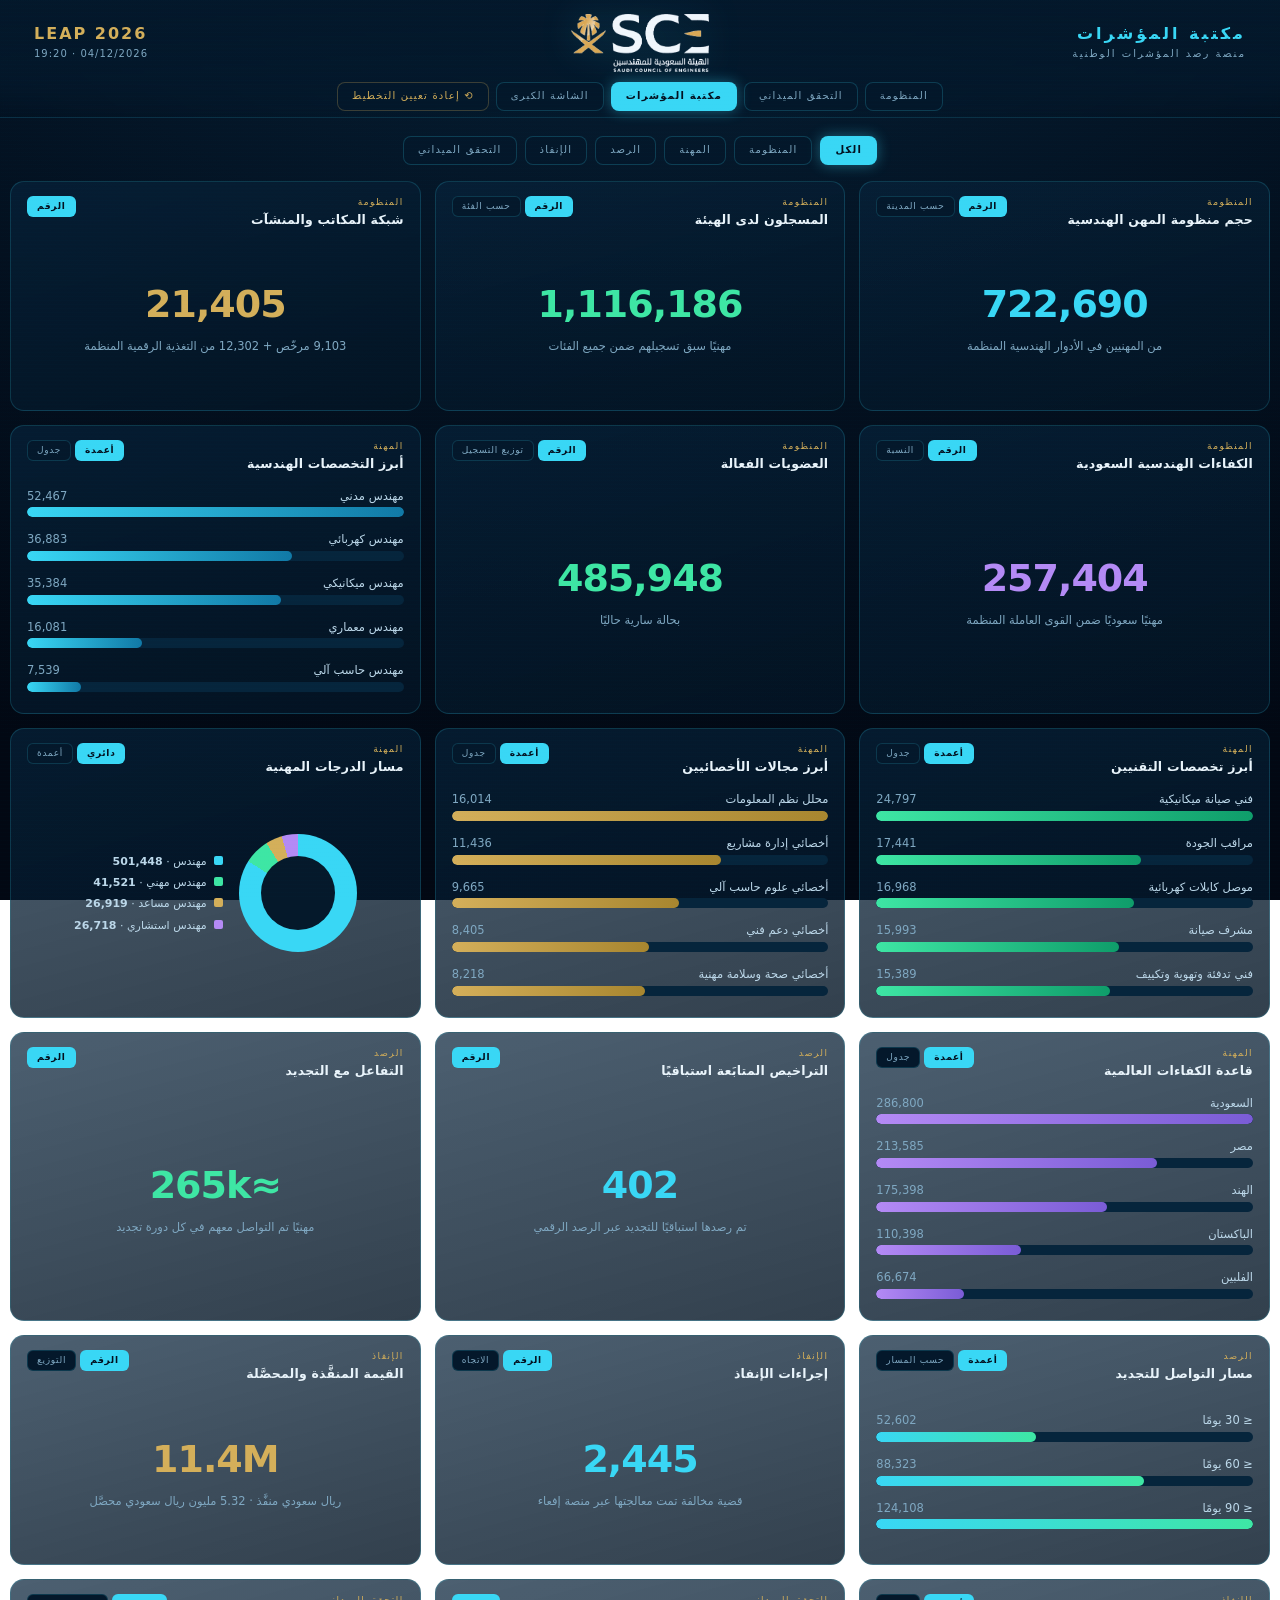
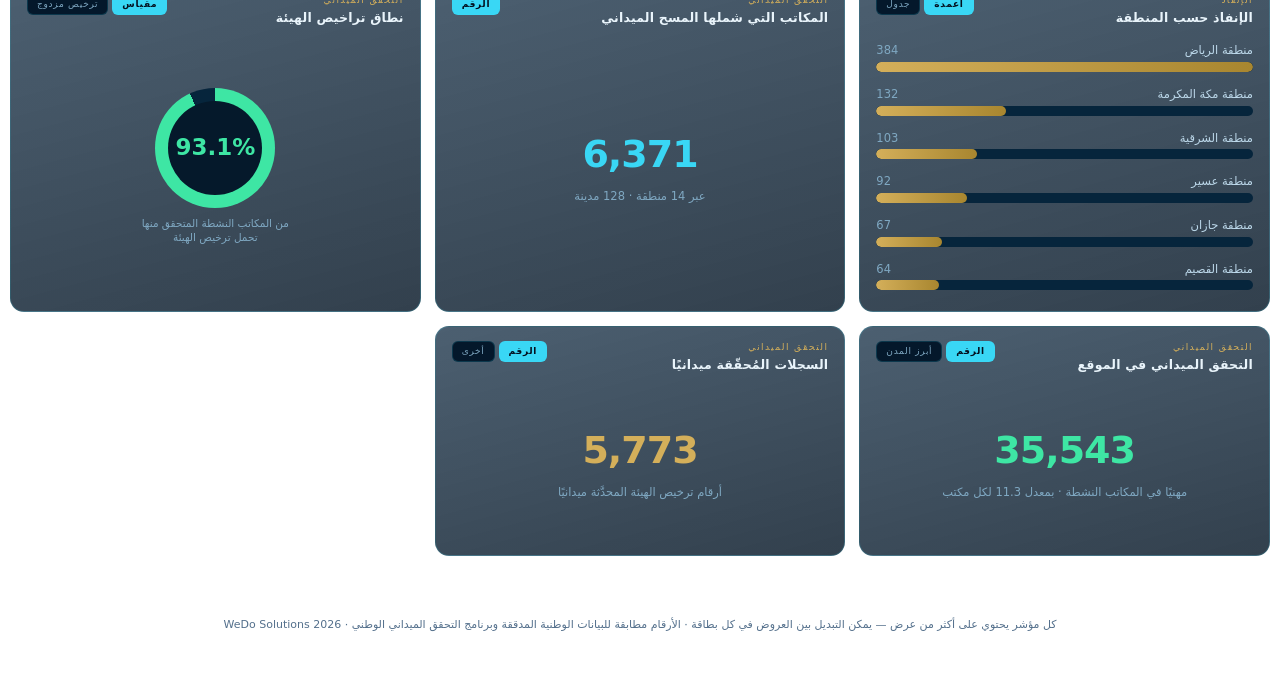
<file: app/i18n-source/SCE_LEAP_KPI_Library_AR.html>
<!DOCTYPE html>
<html lang="ar" dir="rtl">
<head>
<meta charset="UTF-8">
<title>SCE · مكتبة المؤشرات — LEAP</title>
<style>
:root{--cy:#39d7f5;--gold:#d4af5a;--green:#3ee6a4;--purple:#b48af5;--tx:#e9f4fb;--mut:#7fa8c2}
*{box-sizing:border-box;margin:0;padding:0}
html,body{min-height:100%}
body{background:radial-gradient(1600px 900px at 50% -10%,#062036 0%,#03101f 55%,#020813 100%) fixed;
 font:14px/1.45 'Segoe UI','Tahoma',system-ui,sans-serif;color:var(--tx);direction:rtl}
body:before{content:'';position:fixed;inset:0;background:repeating-linear-gradient(0deg,transparent 0 3px,#39d7f503 3px 4px);pointer-events:none;z-index:999}

/* header */
.hd{position:sticky;top:0;z-index:100;height:118px;display:flex;align-items:flex-start;justify-content:center;padding-top:14px;
 background:linear-gradient(180deg,#04182bf2,#04182bcc 70%,#04182b00);border-bottom:1px solid #39d7f522;backdrop-filter:blur(4px)}
.hd img{height:58px;filter:drop-shadow(0 0 18px #39d7f533)}
.hd .lt{position:absolute;right:34px;top:22px;text-align:right}
.hd .lt .t1{font-size:16px;font-weight:750;letter-spacing:3px;color:var(--cy)}
.hd .lt .t2{font-size:10px;color:var(--mut);letter-spacing:2px;margin-top:2px}
.hd .rt{position:absolute;left:34px;top:22px;text-align:left}
.hd .rt .t1{font-size:16px;font-weight:750;letter-spacing:2px;color:var(--gold)}
.hd .rt .t2{font-size:10px;color:var(--mut);letter-spacing:1px;margin-top:2px}
.navrow{position:absolute;left:0;right:0;top:82px;display:flex;justify-content:center;gap:7px}
.sc{font-size:10px;letter-spacing:1.2px;padding:6px 14px;border-radius:8px;border:1px solid #39d7f533;color:var(--mut);cursor:pointer;background:#04182bcc;transition:all .18s;text-decoration:none}
.sc:hover{color:var(--tx)}
.sc.on{color:#03101f;background:var(--cy);font-weight:700;box-shadow:0 0 14px #39d7f566}
.sc.rst{border-color:#d4af5a44;color:#d4af5a}

/* canvas + widgets */
.canvas{position:relative;width:1420px;margin:18px auto 60px}
.widget{position:absolute;background:linear-gradient(165deg,#07223ab8,#041525d0);border:1px solid #39d7f52e;border-radius:14px;
 box-shadow:inset 0 0 30px #39d7f508, 0 0 20px #00000060;display:flex;flex-direction:column;overflow:hidden;transition:box-shadow .15s}
.widget.moving{box-shadow:0 0 0 1.5px var(--cy), 0 14px 40px #000000aa;z-index:50}
.whead{display:flex;justify-content:space-between;align-items:center;padding:11px 14px 8px;cursor:grab;user-select:none;flex:none}
.whead:active{cursor:grabbing}
.whead h3{font-size:10.5px;letter-spacing:1.5px;text-transform:uppercase;color:var(--cy);font-weight:700}
.chips{display:flex;gap:4px;flex-wrap:wrap;justify-content:flex-end}
.ch{font-size:9px;letter-spacing:.7px;padding:3px 9px;border-radius:6px;border:1px solid #39d7f52a;color:var(--mut);cursor:pointer;background:#04182b;transition:all .15s}
.ch.on{color:#03101f;background:var(--cy);font-weight:700}
.wbody{flex:1;padding:4px 14px 12px;overflow:hidden;position:relative}
.wresize{position:absolute;right:3px;bottom:1px;font-size:11px;color:#39d7f555;cursor:nwse-resize;padding:2px 4px;user-select:none}
.wresize:hover{color:var(--cy)}

/* content pieces */
.krow{display:grid;gap:10px;height:100%}
.krow.k4{grid-template-columns:repeat(4,1fr)}
.krow.k2{grid-template-columns:repeat(2,1fr)}
.krow.k3{grid-template-columns:repeat(3,1fr)}
.kpi{background:#39d7f50a;border:1px solid #39d7f51c;border-radius:10px;padding:12px 14px;display:flex;flex-direction:column;justify-content:center}
.kpi .n{font-size:27px;font-weight:800;letter-spacing:-.6px}
.kpi .l{font-size:9.5px;color:var(--mut);text-transform:uppercase;letter-spacing:.7px;margin-top:3px;line-height:1.4}
.cC{color:var(--cy)}.cG{color:var(--green)}.cY{color:var(--gold)}.cP{color:var(--purple)}
.hbar{margin:7px 0}
.hbar .hl{display:flex;justify-content:space-between;font-size:11.5px;margin-bottom:3px}
.hbar .ht{color:#bcd8ea}.hbar .hv{color:var(--mut)}
.hbar .tr{background:#06253c;height:10px;border-radius:5px;overflow:hidden;direction:ltr}
.hbar .fl{height:10px;border-radius:5px;transition:width .5s}
.donutwrap{display:flex;align-items:center;gap:16px;justify-content:center;height:100%}
.donut{width:118px;height:118px;border-radius:50%;position:relative;flex:none;transition:background .4s}
.donut:after{content:'';position:absolute;inset:22px;border-radius:50%;background:#05192b}
.dleg{font-size:11px;color:#bcd8ea;line-height:1.95}
.dleg .sw{display:inline-block;width:9px;height:9px;border-radius:2px;margin-left:7px}
.tbl{font-size:11.5px;width:100%}
.tbl td{padding:4.5px 4px;border-bottom:1px solid #39d7f512;color:#bcd8ea}
.tbl td:last-child{text-align:left;color:var(--mut)}
.spark{width:100%;height:calc(100% - 40px);min-height:70px}
.sprange{display:flex;justify-content:space-between;font-size:10px;color:#5d86a3;margin-top:2px;direction:ltr}
.gauge{text-align:center;display:flex;flex-direction:column;align-items:center;justify-content:center;height:100%}
.gring{width:120px;height:120px;border-radius:50%;position:relative}
.gring:after{content:'';position:absolute;inset:13px;border-radius:50%;background:#05192b}
.gval{position:absolute;inset:0;display:flex;align-items:center;justify-content:center;font-size:23px;font-weight:800;z-index:2}
.gnote{font-size:10.5px;color:var(--mut);margin-top:8px;max-width:170px;line-height:1.4}
.g2wrap{display:flex;gap:10px;height:100%}
.g2wrap>*{flex:1}

/* maps */
.wmap{position:absolute;inset:0;background:#03101f}
.mapwrap{position:relative;height:100%;border-radius:10px;overflow:hidden;border:1px solid #39d7f526}
.leaflet-container{background:#03101f;font:inherit}
.leaflet-tooltip{background:#0a2740;color:#e9f4fb;border:1px solid #39d7f544;border-radius:8px;font-size:11px}
.mhud{position:absolute;top:10px;left:12px;z-index:900;background:#04182bd8;border:1px solid #39d7f540;border-radius:10px;padding:8px 14px}
.mhud .bign{font-size:28px;font-weight:830;letter-spacing:-1px;color:var(--cy);text-shadow:0 0 20px #39d7f555}
.mhud .bigl{font-size:9.5px;color:var(--mut);text-transform:uppercase;letter-spacing:1.1px}
.mfoot{position:absolute;bottom:10px;left:12px;z-index:900;font-size:9.5px;color:#5d86a3;background:#04182baa;padding:4px 9px;border-radius:6px}

.foot{max-width:1420px;margin:0 auto 40px;text-align:center;color:#54708c;font-size:11px;line-height:1.7}

</style>
<script>
var LEAP={"city": [["الرياض", 24.765, 46.7885, 310028, 185819], ["الجبيل", 26.9445, 49.6764, 35586, 13979], ["جدة", 21.5831, 39.2044, 109797, 63082], ["بريدة", 26.3602, 43.9704, 10111, 4591], ["المدينة المنورة", 24.4764, 39.5738, 12555, 7089], ["الخبر", 26.1895, 50.1737, 72910, 37333], ["الدمام", 26.2808, 50.0333, 70573, 33416], ["رأس تنورة", 26.6994, 50.0852, 4811, 2069], ["مكة المكرمة", 21.3915, 39.833, 16612, 10376], ["حائل", 27.4973, 41.7127, 4357, 2034], ["الخرج", 24.0828, 47.3311, 5158, 2167], ["الرس", 25.8602, 43.5042, 1739, 775], ["أبها", 18.2888, 42.5345, 11386, 5657], ["الزلفي", 26.2948, 44.8681, 570, 205], ["عرعر", 30.9744, 41.0704, 1531, 840], ["تبوك", 28.4569, 36.5181, 4175, 2204], ["ينبع", 24.1388, 38.0283, 8467, 4199], ["المجمعة", 25.9186, 45.3631, 1234, 437], ["الباحة", 20.0625, 41.4643, 1268, 637], ["الخفجي", 28.4253, 48.4859, 2256, 668], ["الدوادمي", 24.52, 44.4045, 1604, 774], ["نجران", 17.5727, 44.3559, 5959, 2924], ["الطائف", 21.3938, 40.5478, 4048, 2321], ["الجوف", 29.9697, 40.2064, 1895, 956], ["الأحساء", 25.3793, 49.6253, 7095, 3109], ["العلا", 26.5736, 38.0218, 292, 130], ["عنيزة", 26.0931, 44.0041, 2477, 966], ["جازان", 16.9132, 42.5891, 5615, 2844], ["الوجه", 26.2554, 36.46, 1170, 594], ["بقيق", 25.9536, 49.5532, 1494, 672], ["شقراء", 25.2148, 45.2106, 589, 243], ["طريف", 31.6535, 38.691, 559, 328], ["بيشة", 20.0048, 42.6201, 1086, 453], ["وادي الدواسر", 20.4448, 44.8291, 555, 220], ["حفر الباطن", 28.3754, 45.9286, 1447, 684], ["القنفذة", 19.15, 41.1145, 936, 484], ["الافلاج", 22.3041, 46.7048, 255, 108], ["القريات", 31.3093, 37.3769, 490, 227]], "regions": [["منطقة الرياض", 24.7, 46.7, 384, 2979600.0], ["منطقة مكة المكرمة", 21.4, 39.8, 132, 834900.0], ["منطقة الشرقية", 26.4, 50.1, 103, 861300.0], ["منطقة عسير", 18.2, 42.5, 92, 674000.0], ["منطقة جازان", 16.9, 42.6, 67, 551400.0], ["منطقة القصيم", 26.3, 43.9, 64, 483800.0], ["منطقة الجوف", 29.9, 40.2, 31, 298900.0], ["منطقة المدينة المنورة", 24.5, 39.6, 30, 155800.0], ["منطقة حائل", 27.5, 41.7, 26, 199000.0], ["منطقة نجران", 17.5, 44.2, 17, 166000.0]], "grades": [["Associate", "active", 13831], ["Associate", "expired", 11597], ["Associate", "frozen", 227], ["Associate", "near_expiry", 1264], ["Consultant", "active", 14230], ["Consultant", "expired", 11186], ["Consultant", "frozen", 366], ["Consultant", "near_expiry", 936], ["Engineer", "active", 250331], ["Engineer", "expired", 214142], ["Engineer", "frozen", 5113], ["Engineer", "near_expiry", 31862], ["Professional", "active", 26112], ["Professional", "expired", 13179], ["Professional", "frozen", 300], ["Professional", "near_expiry", 1930]], "pipe": {"d30": 52602, "d60": 88323, "d90": 124108}, "pipetrack": [["Engineer", "0-30", 37952], ["Engineer", "31-60", 21174], ["Engineer", "61-90", 21504], ["Engineer", "91-180", 68108], ["Engineer", "181-365", 86232], ["Engineer", "365+", 72759], ["Specialist", "0-30", 3213], ["Specialist", "31-60", 3297], ["Specialist", "61-90", 3191], ["Specialist", "91-180", 8963], ["Specialist", "181-365", 15711], ["Specialist", "365+", 10244], ["Technician", "0-30", 11437], ["Technician", "31-60", 11250], ["Technician", "61-90", 11090], ["Technician", "91-180", 32452], ["Technician", "181-365", 47898], ["Technician", "365+", 25677]], "register": [["Engineer", "active", 304504], ["Engineer", "expired", 250104], ["Engineer", "frozen", 6006], ["Engineer", "near_expiry", 35992], ["Specialist", "active", 44023], ["Specialist", "expired", 38025], ["Specialist", "frozen", 502], ["Specialist", "near_expiry", 6912], ["Technician", "active", 137421], ["Technician", "expired", 263721], ["Technician", "frozen", 7096], ["Technician", "near_expiry", 21880]], "months": [["2022-12", 152500], ["2023-01", 287000], ["2023-02", 249000], ["2023-03", 509500], ["2023-04", 42000], ["2023-05", 137000], ["2023-06", 446500], ["2023-07", 332000], ["2023-08", 188000], ["2023-09", 81000], ["2023-10", 45000], ["2023-12", 76000], ["2024-01", 10000], ["2024-02", 200500], ["2024-03", 393000], ["2024-04", 236000], ["2024-05", 278000], ["2024-06", 237000], ["2024-07", 486000], ["2024-08", 309000], ["2024-09", 391500], ["2024-10", 216500], ["2024-11", 346500], ["2024-12", 130000], ["2025-01", 191000], ["2025-02", 392000], ["2025-03", 59000], ["2025-04", 364500], ["2025-05", 796500], ["2025-06", 102000], ["2025-07", 963000], ["2025-08", 507750], ["2025-09", 66000], ["2025-10", 76000], ["2025-11", 42000], ["2025-12", 124500]], "eng5": [["مهندس مدني", 52467], ["مهندس كهربائي", 36883], ["مهندس ميكانيكي", 35384], ["مهندس معماري", 16081], ["مهندس حاسب آلي", 7539]], "tech5": [["فني صيانة ميكانيكية", 24797], ["مراقب الجودة", 17441], ["موصل كابلات كهربائية", 16968], ["مشرف صيانة", 15993], ["فني تدفئة وتهوية وتكييف", 15389]], "spec5": [["محلل نظم المعلومات", 16014], ["أخصائي إدارة مشاريع", 11436], ["أخصائي علوم حاسب آلي", 9665], ["أخصائي دعم فني", 8405], ["أخصائي صحة وسلامة مهنية", 8218]], "nat5": [["السعودية", 286800], ["مصر", 213585], ["الهند", 175398], ["الباكستان", 110398], ["الفلبين", 66674]], "cls": [["Engineers", 596606], ["Technicians", 430118], ["Specialists", 89462]], "head": {"eco": 722690, "reg": 1116186, "offices": "21,405", "off_note": "9,103 licensed + 12,302 structured feed", "proact": 402, "renewengage": 265000, "cases": 2445, "enforced": 11.4, "collected": 5.32, "saudis": 257404, "cities": 38, "regactive": 485948, "regnear": 64784}, "tuv": {"pts": [[24.7562, 46.6822, 9, 1], [24.511, 44.401, 2, 1], [26.2956, 50.169, 2, 1], [26.3, 50.1742, 3, 1], [26.3006, 50.1719, 5, 1], [21.5158, 39.1676, 2, 1], [21.5166, 39.1825, 5, 1], [21.7572, 39.1868, 4, 1], [21.5481, 39.1614, 4, 1], [24.7325, 46.7732, 5, 1], [24.6682, 46.7295, 7, 1], [24.7294, 46.7681, 12, 1], [27.455, 41.6476, 13, 1], [24.7382, 46.7609, 1, 1], [29.7971, 39.8778, 3, 1], [30.1336, 40.3685, 2, 1], [27.524, 41.696, 2, 1], [27.5241, 41.6962, 2, 0], [27.524, 41.6866, 1, 1], [27.5242, 41.6948, 2, 0], [27.4941, 41.6982, 6, 1], [27.524, 41.6959, 5, 0], [27.5243, 41.6871, 1, 1], [27.524, 41.6877, 4, 1], [27.9149, 42.3675, 5, 1], [24.7558, 46.7063, 0, 1], [21.5811, 39.1444, 4, 1], [24.7559, 46.7064, 1, 1], [24.7534, 46.7433, 0, 1], [24.7783, 46.7094, 0, 1], [24.7916, 46.6572, 0, 1], [25.1139, 46.0983, 0, 1], [21.5758, 39.15, 44, 1], [27.0043, 49.6576, 1, 1], [24.8052, 46.6566, 0, 1], [24.8308, 46.6382, 7, 1], [24.8251, 46.6569, 4, 1], [24.7945, 46.6506, 0, 1], [24.8731, 46.6168, 8, 0], [24.7438, 46.6758, 0, 1], [24.7852, 46.7065, 0, 1], [24.7913, 46.7105, 0, 1], [24.8705, 46.6229, 0, 0], [24.8048, 46.6514, 2, 1], [24.7758, 46.6661, 0, 1], [21.5507, 39.1791, 3, 1], [21.5515, 39.1801, 9, 1], [21.5032, 39.1833, 4, 1], [21.5771, 39.1999, 7, 1], [21.5629, 39.1666, 4, 1], [21.5594, 39.1423, 7, 1], [21.5939, 39.131, 27, 1], [24.7175, 46.6835, 0, 1], [24.7668, 46.7553, 0, 1], [24.7397, 46.6841, 0, 1], [24.7541, 46.6773, 5, 0], [24.6873, 46.7325, 0, 1], [24.7659, 46.6615, 0, 1], [26.3286, 50.1798, 56, 1], [26.3022, 50.2144, 8, 1], [21.6003, 39.1916, 4, 1], [21.5764, 39.1481, 3, 1], [21.5371, 39.2079, 4, 1], [26.2916, 50.2089, 4, 1], [28.2574, 42.9274, 1, 1], [21.6152, 39.2123, 4, 1], [16.987, 42.8187, 2, 1], [24.7709, 46.7475, 0, 1], [26.2851, 50.1962, 6, 1], [26.2879, 50.1983, 1, 1], [26.2849, 50.1969, 3, 1], [21.5542, 39.1691, 9, 1], [21.6003, 39.1916, 6, 1], [24.7781, 46.6164, 0, 1], [24.7184, 46.6859, 0, 1], [24.7523, 46.6752, 0, 1], [26.2896, 50.1992, 1, 1], [16.8803, 42.5715, 5, 1], [24.4754, 39.5816, 12, 1], [26.4076, 50.1884, 1, 1], [26.3782, 50.1477, 8, 1], [16.7205, 42.95, 2, 1], [16.7128, 42.9466, 3, 1], [16.5969, 42.9361, 5, 1], [21.5513, 39.1898, 3, 1], [21.7573, 39.1869, 3, 1], [21.541, 39.1719, 9, 1], [24.8199, 46.7299, 9, 1], [24.8024, 46.7396, 3, 1], [24.8303, 46.7896, 5, 1], [17.5333, 44.2118, 7, 1], [24.7853, 46.7068, 0, 1], [17.574, 44.2326, 5, 1], [17.8492, 44.0253, 3, 1], [17.5583, 44.2307, 2, 1], [17.5744, 44.2327, 6, 1], [17.5499, 44.2245, 5, 1], [28.4083, 36.5655, 3, 1], [26.3947, 43.9469, 7, 1], [31.6644, 38.6779, 1, 1], [24.807, 46.6405, 0, 1], [24.7681, 46.6225, 1, 1], [27.4784, 41.7397, 0, 0], [26.8527, 40.3276, 1, 0], [27.5241, 41.6972, 2, 1], [27.5129, 41.6663, 3, 1], [26.3514, 43.9527, 7, 1], [27.1786, 42.4359, 1, 0], [27.4673, 41.6596, 0, 0], [27.5002, 41.6737, 2, 1], [27.5105, 41.6948, 4, 1], [27.5108, 41.6894, 0, 0], [27.5171, 41.6928, 0, 0], [27.5212, 41.6898, 4, 1], [27.5214, 41.6857, 2, 1], [27.5243, 41.6863, 3, 1], [27.5245, 41.6867, 2, 0], [27.5243, 41.687, 2, 0], [26.3135, 50.224, 0, 1], [27.5241, 41.6872, 3, 1], [27.5243, 41.6875, 2, 1], [27.5241, 41.6923, 3, 1], [27.5241, 41.6925, 3, 1], [27.5241, 41.6928, 2, 1], [27.524, 41.6942, 5, 1], [27.5241, 41.6943, 3, 1], [24.7998, 46.6908, 0, 1], [21.3554, 39.878, 22, 1], [27.5242, 41.6943, 4, 1], [21.4177, 39.8607, 6, 1], [26.4526, 50.0968, 1, 1], [27.5241, 41.6945, 2, 1], [27.524, 41.6944, 3, 1], [27.5241, 41.6945, 3, 1], [27.5239, 41.6947, 3, 1], [27.524, 41.6946, 3, 1], [21.625, 39.6725, 2, 1], [27.524, 41.6946, 2, 1], [27.5241, 41.6947, 3, 1], [26.4411, 50.1229, 1, 1], [26.441, 50.1231, 1, 1], [27.524, 41.6954, 3, 1], [27.5242, 41.6954, 3, 1], [27.524, 41.6957, 8, 1], [26.4191, 50.1117, 1, 1], [24.7581, 46.6744, 0, 1], [24.762, 46.6978, 131, 1], [27.198, 42.4509, 1, 1], [27.4705, 41.6191, 3, 1], [27.4552, 41.6322, 2, 1], [27.915, 42.3673, 3, 1], [26.378, 50.1226, 1, 1], [27.5111, 41.6983, 2, 1], [24.7649, 46.704, 0, 1], [27.5798, 41.7321, 2, 1], [25.9922, 40.8163, 1, 1], [24.439, 39.6359, 2, 1], [27.4985, 41.692, 4, 1], [27.4941, 41.6986, 0, 0], [24.7642, 46.7027, 0, 1], [26.3899, 50.0935, 1, 1], [24.7671, 46.7083, 0, 1], [24.7674, 46.7098, 0, 1], [27.5214, 41.6854, 5, 1], [27.5214, 41.6857, 3, 1], [27.5213, 41.686, 2, 1], [27.5212, 41.6861, 3, 1], [27.5217, 41.6859, 3, 1], [27.5236, 41.6843, 3, 1], [27.5239, 41.6913, 2, 1], [27.5239, 41.692, 4, 1], [17.3827, 42.545, 2, 1], [27.5238, 41.695, 0, 1], [26.447, 50.107, 1, 1], [27.5236, 41.6949, 3, 1], [24.4836, 39.5862, 5, 1], [24.4835, 39.5862, 5, 1], [27.5237, 41.6952, 2, 1], [27.5239, 41.6961, 2, 1], [27.4898, 41.679, 1, 0], [27.5212, 41.686, 1, 0], [27.5239, 41.6848, 1, 0], [21.5542, 39.1692, 3, 1], [21.553, 39.166, 4, 1], [21.5748, 39.1796, 16, 1], [21.5739, 39.1797, 7, 1], [24.797, 46.6541, 2, 1], [21.3742, 39.8336, 4, 1], [21.3556, 39.8825, 4, 1], [21.3762, 39.794, 6, 1], [26.5583, 50.0028, 0, 1], [21.4087, 39.7832, 3, 1], [26.3014, 50.2056, 57, 1], [26.398, 50.0461, 7, 1], [30.9806, 41.0233, 4, 1], [26.4049, 50.0624, 6, 1], [26.3023, 50.2139, 9, 1], [26.3022, 50.2138, 2, 1], [24.488, 39.595, 15, 1], [29.6331, 43.522, 1, 1], [16.8823, 42.5816, 1, 1], [26.3979, 50.0455, 7, 1], [16.9146, 42.5605, 9, 1], [26.4466, 50.1143, 14, 1], [28.4329, 45.9772, 0, 1], [16.9174, 42.5548, 10, 1], [16.8978, 42.5783, 3, 1], [21.4028, 39.7875, 5, 1], [21.3555, 39.8779, 5, 1], [24.7951, 46.6553, 0, 1], [25.3922, 49.5814, 6, 1], [16.9093, 42.5532, 4, 1], [24.7862, 46.6827, 0, 1], [26.2164, 50.1932, 3, 1], [16.914, 42.561, 1, 1], [16.914, 42.5612, 4, 0], [24.4545, 39.5857, 6, 1], [25.394, 49.5811, 28, 1], [25.3748, 49.559, 2, 1], [25.3971, 49.5598, 3, 1], [25.3975, 49.5599, 3, 1], [25.3597, 49.5904, 7, 1], [16.909, 42.5532, 4, 1], [27.4691, 41.7074, 1, 1], [21.5273, 39.1736, 3, 1], [21.8583, 39.2293, 3, 1], [21.5275, 39.1737, 3, 1], [21.6032, 39.1825, 3, 1], [21.3756, 39.8101, 6, 1], [21.3709, 39.8744, 3, 1], [21.401, 39.8799, 7, 1], [21.2675, 40.456, 1, 1], [21.4023, 39.7872, 4, 1], [21.402, 39.784, 3, 1], [20.0185, 41.4677, 2, 1], [24.8281, 46.6398, 1, 1], [24.1494, 47.314, 2, 1], [20.4668, 44.7701, 2, 1], [24.747, 46.7113, 0, 1], [20.0184, 41.4677, 1, 1], [24.7199, 46.689, 5, 1], [25.5256, 47.1806, 1, 1], [24.7138, 46.6723, 2, 1], [24.7191, 46.6707, 5, 1], [20.0015, 41.4677, 3, 1], [24.7972, 46.6332, 1, 1], [25.5321, 47.1764, 1, 1], [21.3661, 39.8285, 2, 1], [21.4746, 39.9403, 5, 1], [24.8032, 46.6578, 1, 1], [21.351, 39.9004, 3, 1], [24.797, 46.7106, 3, 1], [21.2666, 40.4084, 4, 1], [24.7857, 46.6596, 0, 1], [24.765, 46.6404, 11, 1], [21.3739, 39.8743, 3, 1], [24.8446, 46.6044, 4, 1], [24.7765, 46.6171, 2, 1], [21.3895, 39.7963, 4, 1], [21.3977, 39.7903, 21, 1], [25.54, 47.1831, 0, 1], [24.7781, 46.6163, 2, 1], [24.7297, 46.6699, 26, 1], [24.7264, 46.669, 1, 1], [24.7681, 46.5765, 3, 1], [24.7255, 46.6832, 2, 1], [24.7184, 46.6812, 0, 0], [24.8039, 46.6742, 4, 1], [24.7892, 46.6597, 55, 1], [24.7183, 46.6855, 6, 1], [24.7746, 46.6654, 0, 0], [24.6663, 46.7308, 230, 0], [24.6661, 46.7309, 230, 1], [24.8389, 46.6054, 9, 1], [24.7759, 46.666, 0, 1], [24.8078, 46.65, 4, 1], [24.8388, 46.6054, 1, 1], [19.9387, 41.2549, 1, 1], [20.0117, 41.4635, 4, 1], [22.2887, 46.7088, 3, 1], [24.8437, 46.605, 6, 1], [24.7763, 46.68, 12, 0], [24.8117, 46.6348, 3, 1], [24.8085, 46.6672, 26, 1], [22.2871, 46.7283, 2, 1], [24.7998, 46.6282, 0, 1], [24.7802, 46.6845, 0, 1], [24.7758, 46.6808, 0, 1], [24.806, 46.7114, 2, 1], [24.7917, 46.672, 12, 1], [24.8215, 46.6197, 997, 0], [24.8064, 46.7167, 0, 1], [24.6717, 46.7343, 5, 1], [24.8217, 46.6201, 37, 1], [24.7944, 46.6505, 3, 1], [24.7928, 46.6403, 900, 1], [24.8089, 46.6692, 2, 1], [24.6708, 46.7321, 2, 1], [24.8217, 46.6196, 9, 1], [24.779, 46.6874, 0, 1], [24.7392, 46.6604, 27, 1], [24.8363, 46.5913, 2, 0], [24.8111, 46.6263, 350, 1], [24.8262, 46.6543, 0, 1], [24.7468, 46.723, 6, 1], [24.7299, 46.769, 0, 1], [24.7378, 46.6634, 20, 1], [24.7374, 46.6634, 20, 1], [24.7959, 46.6318, 30, 1], [24.8877, 46.6188, 17, 1], [24.6887, 46.7177, 3, 1], [24.6876, 46.7178, 6, 1], [24.6983, 46.7226, 1, 1], [24.6982, 46.7226, 2, 1], [24.8618, 46.6437, 3, 1], [24.8257, 46.6579, 0, 1], [24.1534, 47.3179, 0, 1], [24.8134, 46.6469, 50, 1], [24.8256, 46.5895, 5, 1], [24.8261, 46.5931, 3, 1], [24.788, 46.6818, 0, 1], [24.826, 46.6026, 4, 1], [24.1516, 47.317, 4, 1], [24.8103, 46.6487, 3, 1], [24.8147, 46.6306, 3, 1], [24.4697, 46.2736, 1, 1], [24.8141, 46.6312, 3, 1], [24.8105, 46.6485, 5, 1], [24.7818, 46.6748, 1, 1], [24.7817, 46.6835, 13, 1], [24.1545, 47.316, 0, 1], [24.8258, 46.5663, 2, 1], [24.1544, 47.316, 4, 1], [24.1544, 47.3159, 13, 1], [24.881, 46.6127, 4, 1], [24.8255, 46.5653, 9, 1], [24.1561, 47.3144, 0, 1], [24.8263, 46.6598, 3, 1], [24.1563, 47.3143, 0, 1], [24.6706, 46.7365, 1, 1], [24.8047, 46.6514, 6, 1], [24.8216, 46.6198, 60, 1], [24.7761, 46.6877, 10, 1], [24.156, 47.3144, 0, 1], [24.8348, 46.6569, 9, 1], [24.7061, 46.7102, 24, 1], [24.1563, 47.3142, 30, 1], [24.8329, 46.658, 1, 1], [24.7933, 46.6752, 0, 1], [24.1563, 47.3142, 4, 1], [24.8094, 46.6193, 3, 1], [24.8331, 46.6576, 2, 1], [24.7729, 46.6894, 11, 1], [24.804, 46.652, 11, 1], [24.8043, 46.6517, 2, 0], [24.6606, 46.74, 3, 1], [24.7711, 46.7205, 3, 1], [24.6604, 46.7394, 5, 1], [24.8042, 46.6518, 18, 1], [24.1534, 47.3193, 0, 1], [24.7695, 46.7114, 350, 1], [24.8041, 46.6518, 12, 1], [24.6619, 46.7341, 60, 1], [24.772, 46.7103, 4, 1], [24.8056, 46.6567, 0, 1], [24.896, 46.6124, 3, 1], [24.1535, 47.3197, 4, 1], [24.8053, 46.6565, 0, 0], [24.8958, 46.6124, 2, 1], [24.7738, 46.7094, 0, 1], [24.0635, 45.2802, 3, 1], [24.8051, 46.6564, 5, 1], [24.1538, 47.32, 1, 1], [24.8049, 46.656, 9, 1], [24.0582, 45.2711, 1, 1], [24.1536, 47.32, 0, 1], [24.1538, 47.3201, 1, 1], [24.0569, 45.2695, 1, 1], [24.8068, 46.6591, 0, 1], [24.1538, 47.3201, 0, 1], [24.807, 46.6589, 0, 1], [24.8321, 46.6378, 1, 1], [24.7298, 46.7686, 4, 1], [24.0473, 45.2571, 2, 1], [24.1552, 47.3208, 3, 1], [24.8315, 46.6379, 6, 1], [24.1613, 47.3303, 0, 1], [24.1623, 47.331, 1, 1], [24.8314, 46.6379, 40, 1], [24.8596, 46.6672, 10, 1], [24.6649, 46.7283, 2, 1], [24.8313, 46.6379, 3, 1], [24.6655, 46.7282, 5, 1], [24.6653, 46.7283, 5, 1], [24.8523, 46.6491, 100, 1], [24.6633, 46.7255, 11, 1], [24.8289, 46.6391, 24, 1], [24.8518, 46.6712, 1, 1], [24.8512, 46.6747, 1, 1], [24.166, 47.3414, 1, 1], [24.7958, 46.6559, 0, 1], [28.4159, 36.566, 5, 1], [24.8133, 46.6294, 0, 1], [24.1626, 47.332, 3, 1], [24.8139, 46.6306, 14, 1], [24.8142, 46.631, 0, 1], [24.8281, 46.6298, 1, 1], [24.8151, 46.633, 0, 1], [24.8106, 46.6257, 0, 1], [24.8155, 46.6329, 0, 1], [24.8149, 46.6329, 2, 1], [24.1447, 47.3338, 4, 1], [24.8288, 46.66, 3, 0], [24.1561, 47.3231, 10, 1], [24.8691, 46.6189, 5, 1], [24.8176, 46.6394, 4, 1], [24.8251, 46.6568, 2, 1], [24.1607, 47.3174, 1, 1], [24.8218, 46.6414, 0, 1], [24.6824, 46.6187, 0, 1], [24.7865, 46.6592, 0, 0], [24.8206, 46.6457, 0, 1], [24.8281, 46.6602, 2, 1], [24.8404, 46.6771, 3, 1], [24.7908, 46.657, 2, 1], [24.8206, 46.648, 5, 1], [24.8703, 46.623, 0, 1], [24.7914, 46.6572, 15, 1], [24.1603, 47.3179, 5, 1], [24.7189, 46.668, 5, 1], [24.8669, 46.6198, 4, 1], [24.8403, 46.677, 2, 1], [24.8277, 46.6401, 2, 1], [24.7975, 46.6539, 0, 1], [24.8199, 46.6465, 1, 1], [24.736, 46.6593, 0, 1], [24.8389, 46.6778, 7, 1], [24.8703, 46.6171, 1, 0], [24.1611, 47.3121, 3, 1], [24.8705, 46.6172, 2, 1], [24.8189, 46.6446, 1, 0], [24.7938, 46.6545, 26, 1], [24.8355, 46.6834, 4, 1], [24.8801, 46.6124, 7, 0], [24.7428, 46.656, 99, 1], [24.7423, 46.6561, 6, 1], [24.8349, 46.682, 15, 1], [24.8801, 46.6125, 1, 0], [24.1643, 47.3148, 6, 1], [24.8864, 46.61, 5, 1], [24.8277, 46.6603, 3, 0], [24.6617, 46.7261, 9, 1], [24.8801, 46.6123, 3, 1], [24.8188, 46.6445, 5, 1], [24.7477, 46.6536, 2, 1], [24.7971, 46.6542, 0, 1], [24.7423, 46.6492, 3, 1], [24.8344, 46.6912, 5, 1], [24.7843, 46.3755, 3, 1], [24.6662, 46.724, 3, 1], [24.8261, 46.6593, 3, 1], [24.8179, 46.6419, 8, 1], [24.8334, 46.6794, 6, 1], [24.8177, 46.6419, 0, 1], [24.7403, 46.6464, 3, 1], [24.6637, 46.7035, 180, 1], [24.817, 46.6397, 10, 1], [24.8391, 46.6679, 4, 1], [24.8168, 46.64, 8, 1], [25.0298, 46.4647, 4, 1], [24.798, 46.6536, 19, 1], [24.8263, 46.6595, 40, 1], [24.8266, 46.6599, 3, 1], [24.8157, 46.6365, 0, 1], [24.8261, 46.6597, 5, 1], [24.6656, 46.6998, 5, 1], [24.813, 46.6301, 11, 1], [24.8257, 46.6581, 3, 1], [24.813, 46.6304, 5, 1], [24.8281, 46.6832, 1, 1], [24.6646, 46.7108, 80, 1], [25.1116, 46.107, 2, 1], [24.7972, 46.6357, 0, 1], [24.8246, 46.6579, 6, 1], [24.6651, 46.7082, 15, 1], [24.8121, 46.6698, 7, 1], [25.1311, 46.1254, 4, 1], [25.1311, 46.1254, 4, 1], [24.8118, 46.6698, 8, 1], [24.8249, 46.658, 8, 1], [24.8113, 46.6699, 1, 1], [24.8089, 46.6273, 10, 1], [24.6677, 46.7071, 19, 1], [24.8181, 46.5953, 2, 1], [24.8252, 46.657, 5, 1], [24.8173, 46.5973, 14, 1], [24.8163, 46.5971, 4, 1], [25.6975, 45.8946, 2, 1], [24.7087, 46.6654, 50, 1], [24.8148, 46.5978, 1, 1], [29.9631, 40.1998, 1, 0], [24.7964, 46.6993, 0, 1], [24.8246, 46.6555, 2, 1], [24.7339, 46.6108, 2, 1], [24.8242, 46.654, 2, 1], [24.5548, 46.5461, 1, 1], [24.823, 46.6421, 6, 1], [24.8241, 46.6415, 6, 1], [22.6306, 41.3628, 2, 1], [24.8241, 46.6405, 11, 1], [24.8147, 46.5979, 1, 1], [24.8098, 46.6478, 10, 1], [24.8144, 46.5946, 2, 1], [24.8101, 46.6475, 22, 0], [24.8227, 46.6536, 3, 1], [24.814, 46.599, 6, 1], [24.823, 46.6513, 5, 1], [24.8134, 46.5918, 3, 1], [24.81, 46.6476, 9, 1], [24.8133, 46.5986, 6, 1], [24.8131, 46.5996, 6, 1], [24.8103, 46.6448, 0, 1], [24.8132, 46.5997, 8, 1], [24.8082, 46.6398, 1, 1], [24.791, 46.7021, 2, 1], [24.8124, 46.5994, 8, 1], [24.7928, 46.6294, 0, 0], [24.8123, 46.5991, 3, 1], [24.8105, 46.6025, 1, 1], [24.7834, 46.7047, 0, 1], [22.8034, 39.0324, 3, 1], [24.7866, 46.703, 2, 1], [24.7924, 46.6285, 7, 1], [22.7986, 39.033, 1, 1], [24.7897, 46.7014, 10, 1], [22.7996, 39.0333, 4, 1], [22.8, 39.0337, 3, 1], [24.8035, 46.6329, 0, 1], [24.7994, 46.6965, 0, 1], [24.6789, 46.7186, 7, 1], [24.8093, 46.6185, 6, 1], [24.7915, 46.6312, 3, 1], [24.8089, 46.6189, 7, 1], [24.7997, 46.6906, 0, 1], [24.6851, 46.7237, 7, 1], [24.8022, 46.6307, 5, 1], [24.7863, 46.6141, 1, 1], [21.2496, 42.8525, 1, 1], [24.6861, 46.7185, 0, 1], [24.79, 46.6229, 1, 1], [24.8009, 46.6468, 10, 1], [22.4326, 41.7606, 1, 1], [21.2208, 41.6362, 3, 1], [22.7986, 39.033, 5, 1], [24.8169, 46.6875, 9, 1], [22.6086, 41.3453, 3, 1], [21.2683, 42.8424, 2, 1], [21.2529, 42.8562, 2, 1], [24.7694, 46.5822, 1, 1], [24.8069, 46.6405, 26, 1], [21.2208, 41.6362, 5, 1], [24.8024, 46.6501, 11, 1], [22.7472, 39.0405, 5, 0], [21.2211, 41.6364, 3, 1], [24.7898, 46.6221, 5, 1], [24.8078, 46.6014, 102, 1], [24.7864, 46.6141, 5, 1], [24.8028, 46.6504, 7, 1], [22.7987, 39.0626, 2, 1], [24.7817, 46.6363, 11, 1], [24.8075, 46.6173, 9, 1], [24.7991, 46.6451, 6, 1], [24.7992, 46.6453, 2, 1], [24.7808, 46.6355, 11, 1], [24.8074, 46.6148, 4, 1], [24.7025, 46.6809, 12, 0], [24.7739, 46.6295, 2, 1], [24.7712, 46.6978, 0, 1], [21.2525, 42.8561, 3, 1], [21.2522, 42.8493, 1, 1], [21.6003, 39.1916, 0, 0], [19.1385, 41.0817, 3, 1], [22.0851, 39.3145, 3, 1], [19.1389, 41.0815, 25, 1], [22.0817, 39.3153, 3, 1], [19.1397, 41.0816, 3, 1], [22.3073, 39.8275, 2, 1], [22.0818, 39.3156, 3, 1], [19.133, 41.0776, 2, 1], [19.127, 41.0822, 2, 1], [24.7974, 46.6452, 30, 1], [21.94, 39.1229, 2, 1], [24.8062, 46.6029, 5, 1], [24.8062, 46.6122, 6, 1], [24.7737, 46.6195, 8, 1], [18.9714, 41.3082, 1, 1], [18.9712, 41.3082, 1, 0], [24.8093, 46.6187, 5, 1], [24.7302, 46.6501, 2, 1], [18.9738, 41.305, 1, 1], [24.7965, 46.6335, 2, 1], [30.5003, 38.2225, 4, 1], [24.7308, 46.6478, 27, 1], [30.5013, 38.2204, 2, 1], [24.8063, 46.6024, 1, 1], [24.7952, 46.6355, 28, 1], [24.8866, 46.6099, 1, 0], [24.7346, 46.6482, 5, 1], [24.8863, 46.6101, 1, 0], [24.8865, 46.6102, 1, 0], [24.7344, 46.6483, 5, 1], [24.7732, 46.6198, 7, 1], [24.8056, 46.6243, 2, 1], [24.7946, 46.6318, 31, 1], [24.8058, 46.6244, 2, 1], [24.7388, 46.6464, 10, 1], [24.7928, 46.6735, 15, 1], [24.8864, 46.6101, 1, 0], [19.8215, 41.7203, 5, 0], [24.8865, 46.61, 1, 0], [24.7722, 46.6204, 4, 1], [24.7933, 46.6753, 0, 1], [24.8044, 46.6031, 2, 1], [24.7722, 46.6202, 3, 1], [24.7386, 46.6459, 47, 1], [24.7934, 46.6756, 8, 1], [24.8042, 46.6161, 21, 1], [19.1462, 41.0822, 3, 1], [24.8128, 46.6275, 1, 0], [19.1507, 41.08, 1, 1], [24.7895, 46.6363, 13, 1], [24.8027, 46.6038, 8, 1], [24.751, 46.6396, 12, 1], [24.7687, 46.6672, 0, 1], [24.7512, 46.6396, 13, 1], [24.8123, 46.6263, 10, 1], [24.802, 46.6019, 5, 1], [24.8124, 46.6263, 3, 1], [24.7052, 46.6788, 32, 1], [24.8123, 46.6263, 2, 1], [24.7536, 46.6385, 24, 1], [24.7714, 46.6327, 3, 1], [24.7061, 46.6784, 300, 1], [24.8046, 46.6078, 4, 1], [24.805, 46.6082, 3, 1], [26.3011, 44.8338, 3, 1], [24.7057, 46.6776, 3, 1], [24.7857, 46.6829, 4, 1], [24.7857, 46.6829, 2, 1], [26.2922, 44.823, 3, 1], [24.8006, 46.6016, 5, 1], [24.7669, 46.6231, 11, 1], [24.7057, 46.676, 5, 1], [24.7618, 46.6732, 1, 1], [24.7791, 46.6882, 0, 1], [24.7705, 46.6711, 12, 1], [24.7992, 46.5979, 8, 1], [24.7075, 46.6771, 16, 1], [24.763, 46.6406, 485, 1], [24.7781, 46.5736, 4, 1], [24.708, 46.6773, 6, 1], [24.7562, 46.6823, 9, 1], [24.7085, 46.6763, 120, 1], [24.7925, 46.6263, 5, 1], [24.7921, 46.626, 6, 1], [24.7096, 46.6762, 20, 1], [24.7889, 46.6181, 5, 1], [25.9102, 45.3599, 3, 1], [24.8963, 46.6052, 3, 1], [25.901, 45.355, 5, 1], [24.7815, 46.5998, 6, 1], [24.7813, 46.5999, 1, 1], [24.7813, 46.6002, 8, 1], [21.5524, 39.1604, 6, 1], [25.2377, 45.25, 3, 1], [21.4602, 39.9614, 6, 1], [25.197, 44.6023, 2, 1], [25.1922, 44.6035, 3, 1], [21.3693, 39.876, 3, 1], [21.5525, 39.1606, 4, 1], [21.5595, 39.1421, 1, 1], [21.5544, 39.1673, 1, 1], [21.5847, 39.1894, 6, 1], [21.5763, 39.1927, 8, 1], [21.5762, 39.1926, 4, 1], [24.6799, 43.7044, 4, 1], [21.5523, 39.2374, 8, 0], [21.2908, 40.4038, 0, 0], [23.8974, 42.9104, 3, 1], [26.4112, 50.1107, 1120, 1], [24.7849, 46.7919, 0, 1], [24.7788, 46.6869, 0, 1], [21.6046, 39.1416, 3, 1], [24.5999, 46.6254, 0, 0], [21.5941, 39.1484, 6, 1], [21.5961, 39.1496, 5, 1], [30.9825, 41.0242, 0, 0], [21.5982, 39.1493, 5, 1], [24.6758, 46.6656, 7, 1], [21.6003, 39.1205, 8, 1], [21.6022, 39.1492, 2, 1], [24.6794, 46.6921, 8, 1], [24.7673, 46.6841, 0, 0], [24.6762, 46.6929, 47, 1], [24.7787, 46.6876, 27, 1], [21.5939, 39.1309, 3, 1], [21.5903, 39.1313, 2, 1], [24.7546, 46.7137, 4, 1], [24.7786, 46.6875, 0, 1], [21.5989, 39.145, 2, 1], [21.5923, 39.1367, 1, 1], [24.7786, 46.687, 0, 1], [21.588, 39.1315, 5, 1], [21.5858, 39.1315, 3, 1], [24.7788, 46.688, 0, 1], [24.6869, 46.6868, 22, 1], [24.766, 46.6614, 15, 1], [21.5971, 39.1415, 8, 1], [24.7782, 46.6865, 14, 1], [21.5973, 39.1406, 11, 1], [24.779, 46.6877, 7, 1], [21.5815, 39.1341, 7, 1], [24.7544, 46.6546, 1, 0], [21.5981, 39.1374, 3, 1], [24.7791, 46.6883, 7, 1], [24.7175, 46.6946, 8, 1], [24.7793, 46.6882, 4, 1], [24.7506, 46.6569, 43, 1], [21.57, 39.1696, 0, 1], [24.7792, 46.6884, 22, 1], [21.5973, 39.1372, 5, 1], [24.7192, 46.6933, 1, 1], [21.5702, 39.1183, 0, 1], [20.1505, 40.263, 1, 1], [24.7505, 46.6569, 1, 0], [24.7786, 46.6862, 6, 1], [24.7477, 46.6583, 129, 1], [24.7168, 46.6833, 8, 1], [21.5599, 39.1262, 11, 1], [20.1506, 40.2631, 3, 1], [24.7082, 46.6877, 3, 1], [21.5587, 39.1252, 40, 1], [21.5978, 39.128, 12, 1], [20.1505, 40.2626, 1, 1], [21.5592, 39.1251, 170, 1], [21.5984, 39.1248, 3, 1], [27.524, 41.6852, 2, 1], [26.4127, 50.1689, 43, 0], [27.0028, 49.6471, 0, 1], [24.6966, 46.6788, 230, 1], [27.0709, 49.5346, 0, 1], [26.4359, 50.1291, 0, 1], [26.3934, 50.1047, 0, 0], [26.3487, 50.107, 0, 1], [24.6921, 46.6744, 3, 1], [20.4546, 40.8899, 1, 1], [24.7741, 46.7092, 0, 1], [21.5559, 39.1694, 2, 1], [21.7771, 39.2149, 20, 1], [21.7611, 39.2044, 5, 1], [24.7254, 46.6527, 1, 1], [21.5527, 39.1688, 17, 1], [21.5873, 39.164, 1, 1], [21.7573, 39.187, 6, 1], [21.757, 39.1868, 4, 1], [21.7572, 39.187, 6, 1], [21.7575, 39.1872, 4, 1], [21.5514, 39.1589, 6, 1], [24.747, 46.6194, 4, 1], [21.757, 39.1869, 4, 1], [24.7276, 46.6634, 2, 1], [24.7283, 46.6633, 29, 1], [21.7444, 39.1935, 7, 1], [24.7282, 46.6631, 13, 1], [24.7518, 46.628, 4, 1], [21.553, 39.166, 4, 1], [21.4108, 39.783, 4, 1], [24.733, 46.6756, 10, 1], [24.6997, 46.6418, 5, 1], [21.6462, 39.1122, 18, 1], [24.7133, 46.6608, 4, 1], [21.6495, 39.1106, 6, 1], [24.7182, 46.6577, 15, 1], [24.7304, 46.689, 11, 1], [21.6555, 39.1104, 43, 1], [24.7407, 46.6925, 1, 0], [24.7689, 46.6912, 60, 1], [24.7415, 46.6951, 19, 1], [24.6032, 46.7685, 3, 1], [24.7557, 46.6978, 7, 1], [24.7696, 46.6886, 0, 1], [24.7695, 46.6885, 0, 1], [24.7623, 46.6946, 4, 1], [24.762, 46.6943, 6, 1], [24.7696, 46.6886, 0, 1], [24.7481, 46.6787, 4, 1], [25.3995, 49.5593, 1, 1], [24.6822, 46.6983, 13, 1], [24.7696, 46.6885, 0, 1], [24.7597, 46.7193, 1, 1], [24.7697, 46.6885, 0, 1], [24.7696, 46.6887, 6, 1], [25.3471, 49.6104, 4, 1], [24.7697, 46.6888, 1, 1], [24.6831, 46.6975, 8, 1], [21.6553, 39.1246, 4, 1], [24.7544, 46.6773, 19, 1], [21.6529, 39.1257, 3, 1], [28.4332, 45.9661, 0, 1], [24.7697, 46.6885, 40, 1], [24.6945, 46.696, 10, 1], [24.7695, 46.6886, 0, 1], [21.6532, 39.1256, 0, 1], [24.7298, 46.7688, 10, 1], [24.7541, 46.6771, 5, 1], [24.7622, 46.6734, 1, 0], [24.7776, 46.7241, 0, 1], [24.7011, 46.7052, 1, 1], [24.7074, 46.7007, 3, 1], [24.7514, 46.6711, 4, 1], [21.51, 39.7876, 2, 1], [30.9858, 41.0076, 1, 1], [24.8296, 46.7473, 0, 1], [28.4329, 45.9776, 1, 1], [28.4178, 45.9823, 1, 1], [28.4328, 45.9768, 3, 1], [28.4325, 45.9754, 2, 1], [28.4325, 45.9767, 7, 1], [21.5287, 39.1725, 4, 1], [26.3852, 50.0569, 1, 1], [21.5921, 39.1966, 3, 1], [21.6024, 39.109, 13, 1], [21.5921, 39.1966, 7, 1], [24.7519, 46.7201, 7, 0], [21.5982, 39.1374, 1, 1], [24.7468, 46.723, 2, 1], [21.6077, 39.1212, 2, 1], [24.7461, 46.5815, 0, 1], [24.747, 46.7113, 0, 1], [24.7472, 46.7111, 26, 1], [21.6047, 39.1158, 2, 1], [24.7463, 46.7099, 0, 1], [24.7465, 46.7098, 4, 1], [25.9348, 49.6575, 4, 0], [25.9288, 49.6612, 0, 0], [25.9318, 49.6582, 0, 0], [24.745, 46.7063, 5, 1], [21.6118, 39.1199, 1, 1], [21.6119, 39.1197, 3, 1], [21.6004, 39.1915, 0, 1], [21.6006, 39.1913, 2, 1], [28.4329, 45.9773, 3, 1], [24.8526, 46.7356, 0, 1], [25.347, 49.5768, 1, 1], [24.7452, 46.7068, 4, 1], [21.6004, 39.1915, 11, 1], [24.8515, 46.7355, 0, 1], [21.6155, 39.1867, 10, 1], [24.8565, 46.7356, 0, 1], [24.8514, 46.7355, 0, 1], [21.607, 39.1236, 1, 1], [25.9198, 49.6628, 2, 1], [24.8514, 46.7353, 0, 1], [28.4327, 45.9767, 3, 1], [21.6069, 39.1228, 2, 1], [21.6149, 39.1395, 5, 1], [28.4327, 45.9768, 6, 1], [24.6851, 46.7067, 9, 1], [21.3764, 39.8319, 4, 1], [24.8067, 46.719, 10, 1], [28.4324, 45.9768, 3, 1], [28.4324, 45.9767, 5, 1], [24.6886, 46.714, 30, 1], [21.6137, 39.14, 5, 1], [28.4326, 45.9755, 2, 0], [24.6808, 46.707, 20, 1], [28.4325, 45.9754, 3, 1], [28.4325, 45.9755, 6, 1], [24.6814, 46.7084, 2, 1], [28.4325, 45.9752, 4, 1], [24.6709, 46.6994, 7, 1], [28.4318, 45.9746, 8, 1], [24.671, 46.6998, 55, 1], [28.4278, 45.9795, 1, 1], [28.3864, 45.9864, 0, 1], [19.5051, 41.6713, 1, 1], [19.5055, 41.6713, 2, 1], [28.4289, 45.9763, 5, 1], [19.445, 41.8264, 1, 0], [19.4454, 41.8374, 1, 1], [21.6259, 39.2136, 1, 1], [28.422, 45.9733, 2, 1], [28.424, 45.9724, 2, 1], [21.6267, 39.1353, 17, 1], [21.6101, 39.1554, 70, 1], [21.6288, 39.1338, 10, 1], [24.8094, 46.7785, 12, 1], [21.4406, 39.8449, 1, 1], [21.6156, 39.1867, 3, 1], [28.4258, 45.9737, 2, 1], [24.8026, 46.7392, 3, 1], [24.7288, 46.6631, 103, 1], [21.6464, 39.1381, 5, 1], [21.6152, 39.2122, 8, 1], [21.6216, 39.1857, 1, 1], [21.6372, 39.1418, 5, 1], [28.4219, 45.982, 4, 1], [24.691, 46.7005, 14, 1], [21.636, 39.1323, 24, 1], [24.7251, 46.6585, 10, 1], [24.6914, 46.7009, 13, 1], [24.8198, 46.7299, 6, 1], [24.7011, 46.7052, 1, 1], [21.6178, 39.1749, 3, 1], [21.6268, 39.136, 5, 1], [25.393, 49.574, 1, 0], [24.7144, 46.661, 30, 1], [21.6144, 39.1402, 0, 1], [21.5235, 39.1625, 4, 1], [24.8187, 46.7315, 1, 1], [24.7006, 46.7102, 1, 1], [24.8209, 46.741, 0, 1], [26.5132, 49.9803, 1, 1], [24.821, 46.7409, 1, 1], [24.821, 46.7416, 1, 1], [21.6158, 39.1444, 3, 1], [25.3964, 49.5608, 1, 0], [24.8216, 46.7421, 1, 1], [21.6274, 39.1543, 3, 0], [26.3747, 50.0525, 1, 0], [21.6102, 39.1555, 0, 1], [26.4642, 50.026, 1, 1], [24.7085, 46.7078, 5, 1], [30.985, 41.008, 1, 1], [21.6274, 39.1544, 4, 1], [24.708, 46.7072, 11, 1], [24.8431, 46.7625, 7, 1], [26.4789, 50.0456, 4, 1], [21.6105, 39.1558, 3, 1], [26.483, 50.0445, 2, 0], [21.6239, 39.1622, 2, 1], [28.4053, 36.5685, 1, 1], [26.0606, 43.6329, 3, 1], [26.1435, 43.6569, 2, 1], [24.7087, 46.7091, 25, 1], [24.8092, 46.7785, 4, 1], [26.1353, 43.6649, 2, 1], [24.8117, 46.7782, 0, 1], [26.4707, 50.0459, 10, 1], [24.7084, 46.7085, 30, 1], [26.1449, 43.655, 3, 1], [26.1429, 43.6526, 2, 1], [26.4543, 50.0591, 0, 1], [26.1616, 43.6583, 3, 1], [27.5629, 47.7006, 5, 1], [20.4586, 45.5889, 4, 1], [27.565, 47.7039, 2, 1], [20.4694, 45.575, 1, 1], [20.4718, 45.5704, 3, 1], [26.494, 43.6271, 3, 1], [24.7896, 46.7357, 0, 1], [21.5609, 39.1576, 4, 1], [24.8313, 46.7893, 0, 1], [21.5576, 39.1793, 2, 1], [21.5589, 39.1837, 4, 1], [21.5587, 39.1824, 0, 1], [21.5578, 39.179, 4, 1], [21.5574, 39.1807, 6, 1], [21.537, 39.1782, 3, 1], [21.5599, 39.1796, 4, 1], [19.5206, 41.0548, 1, 1], [26.5252, 50.0323, 11, 1], [19.5205, 41.0549, 1, 1], [20.4703, 44.789, 0, 0], [26.5379, 50.0248, 6, 1], [21.5517, 39.174, 7, 1], [19.5223, 41.0554, 3, 0], [21.5523, 39.174, 10, 0], [28.4649, 48.4861, 0, 0], [20.4655, 44.7826, 4, 1], [20.4708, 44.7817, 4, 1], [26.5611, 50.0364, 4, 1], [28.4355, 48.4943, 5, 1], [28.4425, 48.493, 5, 1], [26.5658, 50.0361, 0, 0], [20.4615, 44.7813, 4, 1], [20.47, 44.7838, 2, 1], [26.565, 50.0362, 0, 1], [28.4647, 48.486, 3, 1], [26.562, 50.037, 7, 1], [26.1981, 50.1943, 7, 1], [28.4571, 48.4885, 2, 1], [26.5619, 50.0376, 3, 1], [28.4211, 48.4921, 1, 1], [28.416, 48.4915, 5, 1], [24.8173, 46.7527, 0, 1], [26.558, 50.0456, 1, 0], [24.692, 46.6711, 2, 1], [26.3602, 43.9054, 5, 1], [28.4157, 48.4894, 6, 1], [21.5608, 39.1851, 20, 1], [26.5575, 50.0454, 1, 0], [24.7488, 46.6577, 6, 1], [24.4211, 39.6353, 1, 0], [24.6838, 46.6742, 2, 1], [24.8174, 46.7526, 6, 1], [24.7043, 46.7034, 1, 1], [26.5578, 50.0454, 8, 1], [24.6835, 46.6733, 2, 1], [24.8167, 46.7539, 3, 1], [24.5528, 46.1611, 1, 0], [24.8078, 46.7567, 0, 1], [26.3284, 43.9614, 1, 1], [24.702, 46.6979, 4, 1], [24.8077, 46.7563, 4, 1], [24.8076, 46.7566, 5, 1], [24.7019, 46.6979, 1, 1], [26.5717, 50.0284, 0, 0], [24.7488, 46.6634, 5, 1], [24.7488, 46.6631, 9, 1], [26.5704, 50.0661, 0, 0], [24.803, 46.7601, 0, 1], [24.7516, 46.6713, 10, 1], [26.5577, 50.0748, 6, 1], [24.6981, 46.687, 30, 1], [24.7551, 46.6795, 2, 1], [24.7584, 46.6871, 3, 1], [24.7595, 46.6931, 0, 1], [24.7598, 46.6931, 1, 1], [27.4703, 48.4956, 1, 1], [24.7777, 46.7688, 0, 1], [24.7495, 46.668, 4, 1], [26.4876, 50.0494, 3, 1], [27.4691, 48.4947, 2, 1], [27.4696, 48.4943, 2, 1], [21.5999, 39.1376, 2, 1], [21.5674, 39.1905, 4, 1], [21.5675, 39.1904, 0, 1], [21.5658, 39.1857, 8, 1], [21.5534, 39.1737, 12, 1], [21.5689, 39.1756, 0, 1], [21.5611, 39.1715, 0, 1], [24.6765, 46.7697, 1, 1], [26.5578, 50.0028, 0, 1], [26.5579, 50.0022, 0, 1], [21.5834, 39.1651, 4, 1], [26.558, 50.009, 13, 1], [26.3354, 43.9673, 40, 1], [26.552, 50.0117, 0, 1], [26.548, 50.0093, 0, 1], [26.5507, 50.0148, 0, 1], [26.3424, 43.9617, 3, 1], [26.5474, 50.0021, 0, 1], [24.6787, 46.6933, 3, 1], [24.6792, 46.7771, 4, 1], [24.6791, 46.7771, 4, 1], [26.5645, 49.9886, 10, 1], [26.3471, 43.9548, 15, 1], [26.3473, 43.9547, 15, 0], [26.3473, 43.9548, 15, 1], [26.3465, 43.9524, 17, 1], [26.5672, 50.0124, 0, 1], [26.5671, 50.0122, 0, 1], [26.3531, 43.9545, 3, 1], [26.5542, 50.015, 7, 1], [26.5542, 50.0149, 18, 1], [26.3607, 43.9521, 3, 1], [24.6862, 46.6894, 15, 1], [26.5445, 50.0208, 1, 1], [26.3679, 43.9646, 5, 1], [26.3829, 43.9748, 3, 1], [26.5434, 50.0216, 0, 1], [24.7981, 46.784, 5, 1], [21.57, 39.1698, 5, 1], [21.5738, 39.1683, 5, 1], [21.5771, 39.1671, 0, 1], [21.5837, 39.1495, 1, 1], [24.7343, 46.7697, 4, 1], [24.8067, 46.7573, 0, 1], [24.8062, 46.7566, 2, 1], [21.6143, 39.2109, 4, 1], [21.5914, 39.1442, 3, 1], [21.5459, 39.1967, 5, 1], [26.3835, 50.0555, 13, 1], [26.4406, 50.0683, 2, 1], [24.8067, 46.7573, 3, 0], [21.5914, 39.1442, 5, 1], [21.5525, 39.1835, 1, 1], [24.8061, 46.7557, 0, 1], [24.8052, 46.7537, 0, 1], [24.6802, 46.7332, 11, 1], [24.8008, 46.7427, 6, 1], [21.4172, 39.4752, 4, 1], [24.6804, 46.7332, 5, 1], [21.554, 39.1731, 5, 1], [18.7829, 42.2484, 1, 1], [24.7622, 46.6728, 4, 1], [24.686, 46.7337, 2, 1], [21.5787, 39.1666, 4, 1], [24.7618, 46.673, 4, 1], [24.6932, 46.7324, 0, 1], [18.9589, 42.1587, 1, 1], [21.5703, 39.1689, 9, 1], [24.7618, 46.673, 2, 1], [24.7901, 46.7413, 2, 1], [24.7881, 46.7597, 9, 1], [24.6778, 46.6853, 11, 1], [24.7875, 46.7585, 4, 1], [24.6964, 46.7345, 25, 1], [24.6814, 46.6868, 7, 1], [26.2115, 50.198, 0, 1], [26.2116, 50.198, 0, 1], [21.5501, 39.1771, 0, 1], [24.7352, 46.7775, 36, 1], [26.3685, 43.9316, 7, 1], [26.2904, 50.2067, 7, 1], [24.6959, 46.7345, 0, 1], [26.2881, 50.206, 4, 1], [24.6955, 46.6828, 5, 1], [26.2896, 50.1991, 3, 1], [26.1878, 50.1877, 71, 1], [26.3793, 43.9535, 9, 1], [21.3776, 39.2868, 3, 1], [24.6911, 46.6835, 2, 1], [19.6133, 41.9726, 1, 1], [26.285, 50.1962, 8, 1], [24.6921, 46.6826, 6, 1], [26.3849, 43.9548, 3, 1], [19.1169, 42.1284, 3, 1], [24.6922, 46.6826, 50, 0], [19.1194, 42.1296, 2, 1], [26.2867, 50.1979, 0, 1], [24.6919, 46.6827, 70, 1], [26.1541, 50.1481, 2, 1], [26.2843, 50.1985, 25, 1], [24.6921, 46.6827, 0, 1], [19.1192, 42.1294, 3, 1], [24.6918, 46.6828, 8, 1], [26.1332, 50.1575, 4, 1], [21.5738, 39.1623, 2, 1], [21.5703, 39.1587, 5, 1], [21.5889, 39.1435, 7, 1], [21.5726, 39.1482, 4, 1], [21.574, 39.1419, 9, 1], [21.5728, 39.1387, 6, 1], [21.5702, 39.1435, 2, 1], [18.5257, 42.0567, 3, 1], [21.5493, 39.1892, 5, 1], [16.8943, 42.5617, 4, 1], [21.5559, 39.1882, 0, 1], [19.5607, 41.9575, 3, 1], [21.5367, 39.2166, 6, 1], [27.1287, 49.5689, 0, 1], [19.9838, 42.6014, 1, 1], [19.7494, 41.9105, 1, 1], [21.5497, 39.1534, 30, 1], [21.5377, 39.1784, 3, 1], [21.5477, 39.1752, 3, 1], [21.5278, 39.2164, 6, 1], [26.3864, 43.9284, 4, 1], [26.3863, 43.9284, 4, 1], [21.5071, 39.1649, 1, 1], [21.5797, 39.1582, 3, 1], [26.2851, 50.2176, 4218, 1], [21.5159, 39.1686, 11, 1], [24.6461, 46.8099, 0, 1], [21.5275, 39.2165, 6, 1], [26.3948, 43.9347, 7, 1], [26.291, 50.2189, 7, 1], [24.7541, 46.6768, 0, 1], [19.9809, 42.6018, 1, 1], [18.8957, 41.978, 2, 1], [26.2908, 50.2192, 10, 1], [19.9834, 42.6013, 1, 1], [24.7192, 46.7676, 7, 1], [21.5187, 39.1809, 20, 1], [24.7541, 46.6772, 4, 1], [19.9849, 42.5998, 1, 1], [21.5206, 39.1811, 4, 1], [26.2967, 50.2177, 5, 1], [24.7534, 46.6775, 8, 1], [24.8284, 46.6831, 3, 1], [21.5216, 39.1807, 10, 1], [21.5089, 39.2011, 10, 1], [24.6846, 46.676, 0, 1], [26.298, 50.2167, 10, 1], [18.9394, 41.9238, 1, 1], [24.6847, 46.6759, 3, 1], [26.3851, 43.907, 7, 1], [24.7305, 46.7698, 0, 1], [26.3586, 50.2083, 440, 1], [24.7312, 46.8251, 2, 0], [21.5593, 39.1442, 6, 1], [21.5205, 39.181, 11, 1], [21.5596, 39.1356, 12, 0], [24.7281, 46.8203, 5, 1], [24.6868, 46.6855, 10, 1], [26.2874, 50.2148, 5, 1], [20.0016, 42.6045, 3, 1], [21.4988, 39.214, 4, 1], [26.3912, 43.9205, 7, 1], [26.2874, 50.2148, 3, 1], [19.1098, 41.9252, 2, 1], [24.6868, 46.6855, 9, 1], [24.6871, 46.6854, 10, 1], [26.2875, 50.2147, 0, 1], [24.7216, 46.8235, 1, 1], [21.5205, 39.1812, 3, 1], [26.3974, 43.9183, 3, 1], [26.3974, 43.9181, 3, 1], [20.0072, 42.6177, 4, 1], [21.8652, 39.0626, 2, 0], [26.2962, 50.2146, 0, 0], [24.6868, 46.6854, 10, 0], [24.7264, 46.808, 2, 1], [26.2886, 50.2132, 1, 1], [24.6871, 46.6853, 0, 0], [26.4046, 43.917, 3, 1], [21.53, 39.2477, 14, 0], [19.9729, 42.6063, 6, 1], [19.9829, 42.6027, 3, 1], [26.2977, 50.2116, 0, 1], [24.6872, 46.6853, 7, 1], [26.4065, 43.9199, 3, 1], [24.7317, 46.7908, 12, 1], [24.6872, 46.6853, 9, 1], [18.5129, 42.0656, 1, 1], [26.2978, 50.2096, 2, 1], [19.9823, 42.6029, 5, 1], [18.5212, 42.0588, 1, 1], [18.5222, 42.052, 3, 1], [19.9822, 42.603, 3, 1], [26.3054, 50.2108, 3, 1], [18.5224, 42.0521, 1, 1], [26.2452, 49.9811, 10, 1], [18.5223, 42.0522, 4, 1], [19.9729, 42.6068, 3, 1], [18.5248, 42.0533, 3, 1], [18.5259, 42.0574, 2, 1], [18.5257, 42.0575, 3, 0], [18.5511, 42.0488, 3, 1], [21.5397, 39.1912, 3, 0], [21.5052, 39.1827, 24, 1], [21.5512, 39.1772, 0, 0], [21.5595, 39.1321, 0, 0], [21.5334, 39.1938, 0, 1], [21.5596, 39.132, 11, 1], [21.5599, 39.1328, 30, 1], [21.5593, 39.1413, 6, 1], [21.562, 39.1604, 5, 1], [24.727, 46.7686, 0, 1], [26.2812, 50.2084, 1, 1], [18.5637, 43.2069, 2, 1], [26.4288, 50.1362, 6, 1], [21.5592, 39.1413, 1, 1], [26.2949, 50.2164, 1, 1], [21.5373, 39.1919, 11, 1], [21.5314, 39.1905, 58, 1], [26.3086, 50.1774, 3, 1], [21.562, 39.1609, 4, 1], [21.5382, 39.1655, 1, 1], [24.6819, 46.7792, 0, 0], [24.7636, 46.6996, 3, 1], [21.554, 39.1432, 7, 1], [26.3061, 50.1901, 2, 1], [24.7654, 46.704, 22, 1], [21.5383, 39.1657, 11, 1], [24.6841, 46.7906, 18, 1], [21.5295, 39.192, 5, 1], [21.5293, 39.1924, 3, 0], [26.1846, 50.1839, 4, 0], [26.3037, 50.2038, 14, 1], [26.1846, 50.1838, 2, 1], [24.73, 46.7691, 0, 1], [24.73, 46.7693, 2, 1], [24.7647, 46.7041, 23, 1], [24.7307, 46.7701, 0, 1], [21.5554, 39.143, 7, 1], [24.7019, 46.7711, 9, 1], [26.1845, 50.184, 4, 1], [21.5204, 39.1577, 7, 1], [24.7294, 46.7682, 0, 1], [24.7297, 46.7687, 0, 1], [24.7627, 46.6997, 7, 1], [21.5498, 39.143, 4, 0], [26.1845, 50.1841, 1, 1], [24.6537, 46.7298, 5, 1], [21.5501, 39.1427, 6, 1], [26.3023, 50.2141, 1, 1], [26.4007, 43.9246, 4, 1], [24.7298, 46.7688, 5, 1], [24.7537, 46.6991, 3, 1], [24.7301, 46.7693, 3, 1], [24.7308, 46.7701, 0, 1], [24.7533, 46.6993, 16, 1], [24.7367, 46.7801, 0, 1], [18.1749, 42.8282, 1, 1], [18.1747, 42.829, 1, 1], [26.3081, 50.2111, 5, 1], [18.1749, 42.8287, 1, 1], [21.4849, 39.1842, 9, 1], [26.3004, 50.2211, 40, 1], [24.7506, 46.6995, 8, 1], [18.1749, 42.8288, 1, 1], [18.1748, 42.8288, 4, 1], [26.4138, 43.9273, 2, 1], [18.1746, 42.8292, 2, 1], [24.7534, 46.6981, 4, 1], [21.4265, 39.2973, 3, 1], [26.4175, 43.9143, 60, 1], [21.4259, 39.2974, 2, 1], [28.4199, 36.5683, 2, 0], [26.3018, 50.2126, 4, 1], [19.543, 43.5243, 3, 1], [26.4092, 43.901, 6, 1], [26.4409, 50.0681, 4, 1], [26.4093, 43.9012, 3, 1], [21.3317, 39.2601, 3, 1], [24.4911, 46.5274, 4, 1], [19.5435, 43.5235, 1, 1], [26.3002, 50.2053, 20, 1], [19.5428, 43.5239, 3, 1], [17.6644, 43.5073, 3, 0], [17.6647, 43.5137, 2, 1], [27.121, 49.5538, 4, 1], [27.1475, 49.5667, 10, 1], [27.0729, 49.546, 3, 1], [21.5054, 39.1855, 7, 1], [21.5044, 39.1872, 7, 1], [21.5033, 39.1906, 0, 0], [21.5259, 39.1797, 108, 1], [21.5258, 39.1802, 7, 1], [21.5576, 39.1775, 0, 1], [27.0052, 49.6594, 11, 1], [27.0164, 49.6359, 4, 0], [21.5628, 39.172, 3, 1], [21.565, 39.1745, 3, 1], [24.7909, 46.7674, 2, 1], [24.7944, 46.7728, 3, 1], [24.8001, 46.7863, 0, 1], [24.7691, 46.7816, 0, 1], [21.5101, 39.1818, 0, 0], [21.5099, 39.1817, 0, 1], [27.1375, 49.5663, 20, 1], [21.5501, 39.1769, 13, 1], [24.8016, 46.7399, 0, 1], [24.6379, 46.7064, 0, 0], [21.5519, 39.1838, 3, 1], [26.303, 50.206, 0, 1], [21.5512, 39.1775, 11, 1], [27.0752, 49.5499, 12, 1], [26.3035, 50.2033, 0, 1], [21.7844, 39.0968, 8, 1], [26.3034, 50.2034, 9, 1], [21.6566, 39.1343, 3, 1], [24.5946, 46.6948, 2, 1], [24.5872, 46.7788, 5, 1], [24.8017, 46.7395, 3, 1], [21.552, 39.1807, 3, 1], [26.3002, 50.1742, 4, 1], [24.6304, 46.7082, 9, 1], [24.5944, 46.6787, 9, 1], [26.1046, 44.0117, 1, 1], [21.552, 39.1804, 1, 1], [21.7613, 39.0827, 7, 1], [26.3024, 50.1769, 4, 1], [21.7644, 39.0881, 3, 1], [26.3023, 50.1771, 9, 1], [21.5572, 39.1928, 0, 0], [21.7677, 39.1054, 4, 1], [24.578, 46.7844, 5, 1], [26.9686, 49.6392, 2, 1], [24.578, 46.7838, 0, 0], [24.5761, 46.7848, 5, 1], [27.5241, 41.6865, 1, 1], [26.3024, 50.1772, 3, 1], [24.576, 46.7849, 4, 1], [18.3013, 42.7175, 1, 1], [26.9962, 49.6446, 5, 1], [24.7895, 46.7357, 0, 0], [26.0742, 44.0086, 4, 1], [21.5546, 39.188, 9, 1], [24.5821, 46.7807, 6, 1], [18.2876, 42.7107, 2, 1], [26.0803, 43.9861, 3, 1], [24.572, 46.7701, 7, 1], [27.0227, 49.6421, 1, 1], [21.7558, 39.104, 4, 1], [21.7568, 39.1032, 4, 1], [26.0805, 43.9871, 1, 1], [18.2943, 42.7075, 4, 1], [26.2942, 50.1858, 3, 1], [26.0872, 44.0007, 7, 1], [27.0155, 49.6432, 1, 1], [21.7087, 39.1067, 4, 1], [24.5962, 46.756, 1, 1], [26.0918, 43.9957, 2, 1], [26.2938, 50.1853, 3, 1], [18.2939, 42.6972, 5, 1], [26.0916, 43.9935, 6, 1], [26.293, 50.1826, 92, 1], [24.8077, 46.7698, 0, 1], [21.7009, 39.1069, 7, 1], [24.6681, 46.7293, 7, 1], [18.3002, 42.7265, 4, 1], [18.3, 42.7265, 1, 0], [26.0916, 43.9931, 3, 1], [18.3166, 42.696, 1, 1], [26.0923, 43.9962, 2, 1], [27.0005, 49.6249, 20, 1], [26.0949, 43.997, 11, 1], [18.3185, 42.6961, 60, 1], [26.1041, 43.9983, 4, 1], [21.5349, 39.1691, 3, 1], [26.1057, 43.9985, 8, 1], [26.2845, 50.1882, 5, 1], [18.324, 42.6943, 4, 1], [27.0052, 49.6568, 5, 1], [27.005, 49.6564, 8, 1], [27.625, 38.539, 2, 1], [27.0042, 49.6578, 15, 1], [27.6128, 38.5395, 2, 1], [21.5516, 39.1895, 5, 0], [21.5516, 39.1895, 3, 1], [21.5516, 39.1895, 8, 1], [21.5495, 39.1533, 0, 1], [21.5494, 39.1533, 0, 1], [21.5516, 39.185, 1, 1], [21.5518, 39.1808, 3, 1], [21.7046, 39.1041, 3, 1], [24.7838, 46.7479, 3, 0], [21.5431, 39.1768, 5, 1], [21.552, 39.181, 8, 1], [26.9993, 49.6597, 12, 1], [24.7813, 46.7414, 4, 1], [26.9989, 49.6585, 7, 1], [24.7821, 46.7432, 5, 1], [26.2939, 50.2083, 17, 1], [24.7832, 46.7458, 0, 1], [21.5153, 39.167, 6, 1], [21.5155, 39.1671, 9, 1], [21.5158, 39.1676, 6, 1], [24.7834, 46.7463, 5, 1], [21.6966, 39.118, 8, 1], [21.5525, 39.1835, 6, 1], [26.9854, 49.6541, 9, 1], [21.7005, 39.1163, 6, 1], [24.7835, 46.7467, 0, 1], [26.292, 50.2096, 1, 1], [21.5524, 39.1836, 7, 1], [26.981, 49.6602, 3, 1], [21.683, 39.1233, 3, 1], [24.7874, 46.7582, 4, 1], [24.784, 46.7478, 3, 1], [27.5241, 41.6922, 1, 1], [26.2916, 50.2083, 59, 1], [26.0738, 44.0028, 5, 1], [24.7854, 46.7472, 2, 1], [21.5516, 39.1849, 3, 1], [21.6845, 39.1193, 1, 1], [21.6788, 39.12, 1, 1], [24.7299, 46.7691, 3, 1], [21.5496, 39.1534, 11, 1], [21.5158, 39.1675, 1, 0], [24.8113, 46.789, 0, 1], [21.5516, 39.1849, 9, 1], [21.5522, 39.1875, 6, 1], [24.7854, 46.7472, 0, 1], [18.3177, 42.6977, 10, 1], [21.5158, 39.168, 9, 1], [26.2891, 50.2073, 12, 1], [26.9814, 49.6473, 7, 1], [21.5533, 39.1867, 2, 1], [25.8536, 44.2144, 3, 1], [18.3175, 42.6982, 5, 1], [25.8758, 44.2067, 2, 1], [18.2987, 42.7294, 4, 1], [24.7853, 46.7472, 5, 1], [18.299, 42.7294, 8, 1], [26.061, 43.9871, 8, 1], [18.301, 42.7314, 1, 0], [24.5811, 46.6298, 3, 1], [26.0633, 43.9788, 5, 1], [18.3005, 42.7311, 4, 1], [18.3015, 42.7306, 4, 1], [18.3018, 42.7306, 2, 1], [26.7065, 50.0522, 3, 1], [18.325, 42.6987, 4, 1], [18.3251, 42.6986, 5, 1], [26.6518, 49.9554, 4, 1], [25.9835, 43.7387, 4, 1], [21.5153, 39.1667, 3, 1], [21.5156, 39.1676, 3, 1], [25.0316, 37.2638, 7, 1], [18.3093, 42.6998, 3, 1], [25.996, 43.7344, 4, 1], [18.3139, 42.6986, 4, 0], [26.6403, 49.9644, 9, 1], [26.002, 43.7323, 4, 1], [25.031, 37.265, 7, 1], [18.3139, 42.6988, 2, 1], [18.3163, 42.698, 2, 1], [18.3173, 42.6973, 5, 1], [24.5651, 46.6245, 2, 0], [26.2598, 36.4468, 2, 0], [26.2599, 36.4468, 2, 1], [26.2636, 36.4404, 2, 1], [21.2732, 40.4384, 1, 1], [21.5035, 39.1833, 5, 1], [21.5454, 39.1396, 0, 1], [21.549, 39.1391, 0, 1], [25.8787, 43.4814, 4, 1], [25.8741, 43.491, 5, 1], [21.5913, 39.1445, 3, 1], [21.616, 39.1846, 3, 1], [21.265, 40.4061, 1, 1], [25.8751, 43.4937, 2, 1], [25.875, 43.4927, 2, 1], [25.8748, 43.4925, 2, 1], [21.2667, 40.4098, 2, 1], [21.2665, 40.409, 5, 1], [21.4124, 39.8645, 3, 1], [25.8741, 43.492, 2, 1], [21.5544, 39.1885, 6, 1], [21.2663, 40.4086, 1, 1], [21.266, 40.4133, 4, 1], [21.5541, 39.1885, 3, 1], [25.8569, 43.4654, 15, 1], [21.2767, 40.4136, 2, 1], [21.2887, 40.4444, 5, 1], [26.3079, 50.2113, 0, 1], [25.504, 42.8536, 2, 1], [26.3091, 50.2149, 0, 1], [26.3125, 50.2166, 3, 1], [21.5497, 39.1425, 0, 1], [21.5107, 39.2024, 10, 1], [26.3124, 50.2164, 0, 1], [21.5516, 39.1895, 5, 1], [21.5512, 39.1894, 3, 1], [21.5292, 39.192, 6, 1], [21.5, 39.1809, 4, 1], [21.4973, 39.1849, 1, 1], [21.4961, 39.1837, 23, 1], [21.4966, 39.1839, 11, 1], [26.3145, 50.216, 5, 1], [21.5371, 39.2077, 4, 1], [21.5418, 39.2068, 1, 1], [21.5491, 39.2059, 23, 1], [21.5462, 39.2354, 6, 1], [21.5166, 39.1923, 6, 1], [21.5167, 39.1924, 3, 1], [21.5166, 39.1925, 8, 1], [21.5158, 39.1918, 8, 1], [26.3179, 50.2161, 0, 1], [21.4541, 40.4873, 1, 1], [21.6311, 39.162, 8, 1], [21.3711, 39.8358, 4, 1], [21.3926, 39.8716, 4, 1], [26.3118, 50.2174, 3, 1], [26.3094, 50.2197, 0, 1], [26.3137, 50.2227, 0, 1], [26.3136, 50.2224, 0, 1], [26.3151, 50.2226, 0, 1], [24.5949, 46.695, 6, 1], [24.6008, 46.6977, 20, 0], [21.547, 39.204, 0, 1], [21.5518, 39.1892, 1, 0], [21.5518, 39.1892, 1, 0], [21.5519, 39.189, 6, 1], [21.5518, 39.1893, 2, 0], [21.5518, 39.1892, 0, 0], [21.5517, 39.1891, 0, 1], [21.5518, 39.1891, 0, 1], [21.5517, 39.1893, 0, 1], [21.5517, 39.1893, 0, 1], [21.2716, 40.4022, 4, 1], [21.271, 40.4023, 2, 1], [24.576, 46.6339, 2, 1], [21.2777, 40.4082, 1, 1], [21.5741, 39.1797, 4, 1], [24.5841, 46.6277, 5, 1], [21.2806, 40.4034, 3, 1], [24.7298, 46.7691, 4, 1], [24.7299, 46.7689, 0, 1], [21.5749, 39.1796, 6, 1], [21.3554, 39.8781, 7, 1], [26.381, 50.0557, 6, 1], [24.7304, 46.7699, 0, 1], [24.5814, 46.6299, 1, 0], [26.4487, 50.0273, 2, 1], [26.3121, 50.2102, 6, 1], [24.7294, 46.768, 0, 1], [24.7295, 46.7684, 0, 1], [26.312, 50.2107, 120, 1], [24.7316, 46.7718, 0, 1], [24.5813, 46.6298, 1, 1], [21.3558, 39.883, 7, 1], [24.7319, 46.7723, 0, 1], [21.4189, 39.8546, 14, 1], [21.5829, 39.1766, 8, 1], [24.581, 46.6304, 3, 1], [26.3144, 50.2096, 4, 1], [21.2662, 40.4097, 7, 1], [26.3147, 50.2105, 7, 1], [21.3993, 39.8707, 4, 1], [21.3976, 39.8729, 9, 1], [21.5834, 39.1761, 5, 1], [24.6321, 46.5968, 4, 1], [21.5169, 40.5247, 4, 1], [24.5731, 46.6621, 9, 1], [21.3744, 39.8335, 4, 1], [26.3871, 50.1048, 2, 1], [21.5833, 39.1761, 8, 1], [24.5948, 46.6949, 1, 1], [21.6281, 40.4151, 2, 1], [26.3481, 50.1959, 2, 1], [21.3709, 39.8359, 4, 1], [24.5747, 46.6754, 4, 1], [24.5608, 46.7073, 0, 0], [24.5495, 46.6978, 4, 1], [26.3228, 50.2184, 0, 1], [21.376, 39.8742, 8, 1], [24.5445, 46.6935, 4, 1], [18.3008, 42.7313, 4, 1], [18.3018, 42.7311, 1, 1], [18.3004, 42.7312, 1, 0], [24.5389, 46.6895, 3, 1], [21.3548, 39.8907, 2, 1], [18.2989, 42.7311, 3, 1], [26.4486, 50.0426, 3, 1], [21.4754, 40.4688, 1, 1], [18.3019, 42.7307, 2, 1], [18.2987, 42.7304, 2, 1], [18.2986, 42.7311, 4, 1], [18.2983, 42.7311, 5, 1], [18.3006, 42.7314, 2, 1], [18.2987, 42.7305, 4, 1], [24.5344, 46.6962, 3, 1], [18.3019, 42.7304, 5, 1], [18.3019, 42.7312, 4, 1], [24.534, 46.6965, 4, 1], [18.3014, 42.7314, 4, 1], [18.301, 42.7313, 2, 1], [26.2163, 50.1937, 2, 1], [18.3005, 42.7314, 4, 1], [18.3004, 42.7313, 2, 1], [24.5429, 46.6948, 0, 0], [18.3007, 42.7314, 4, 1], [18.2986, 42.7301, 4, 1], [24.5415, 46.6967, 1, 0], [26.2165, 50.1924, 3, 1], [24.5568, 46.7028, 5, 1], [26.216, 50.1751, 5, 1], [26.2277, 50.1852, 0, 1], [18.3006, 42.7312, 3, 0], [26.2454, 50.2132, 3, 0], [21.5876, 39.2168, 0, 1], [24.7304, 46.7698, 2, 1], [21.5745, 39.2103, 3, 1], [21.5724, 39.2294, 29, 1], [21.5685, 39.212, 6, 1], [24.5688, 46.6351, 4, 1], [21.4545, 40.4876, 5, 1], [26.3174, 50.2234, 0, 1], [21.4542, 40.4873, 5, 1], [26.3937, 50.1046, 1, 1], [24.7853, 46.7064, 0, 1], [21.455, 40.4881, 5, 1], [24.5653, 46.6247, 0, 1], [26.3173, 50.2231, 0, 1], [21.5848, 39.2188, 0, 0], [26.4308, 50.0422, 2, 1], [21.5649, 39.2132, 1, 1], [24.5878, 46.6243, 4, 1], [24.7748, 46.71, 3, 1], [21.5805, 39.2078, 4, 1], [26.3135, 50.224, 20, 1], [21.4553, 40.4878, 16, 0], [21.4555, 40.4877, 14, 1], [21.5777, 39.2094, 5, 1], [26.3123, 50.2241, 8, 1], [24.8108, 46.8005, 2, 1], [24.7304, 46.7698, 4, 1], [24.7819, 46.7597, 4, 1], [21.4555, 40.4878, 1, 1], [24.7694, 46.7136, 4, 1], [21.5628, 39.7792, 6, 1], [24.7304, 46.7699, 3, 1], [18.2171, 42.5124, 3, 1], [24.7296, 46.7686, 17, 1], [21.4545, 40.4861, 1, 1], [24.844, 46.8054, 0, 1], [21.4532, 40.4868, 1, 1], [24.7941, 46.6345, 20, 1], [21.4532, 40.487, 5, 1], [24.5761, 46.6338, 4, 1], [26.3079, 50.2244, 2, 1], [21.6247, 39.6751, 4, 1], [21.6425, 39.7055, 1, 0], [24.7294, 46.7683, 14, 1], [24.6693, 46.5468, 3, 1], [21.5661, 39.2242, 4, 1], [24.576, 46.6338, 5, 1], [21.5661, 39.2242, 6, 1], [24.7952, 46.7774, 2, 1], [26.3949, 50.0447, 3, 1], [21.5672, 39.7663, 1, 0], [21.4414, 40.4779, 4, 1], [24.7911, 46.7673, 2, 1], [24.6674, 46.5394, 2, 1], [24.7304, 46.7698, 3, 1], [26.304, 50.2233, 400, 1], [21.6136, 39.6966, 2, 1], [18.2529, 42.5977, 2, 1], [26.3041, 50.2235, 0, 1], [24.4773, 39.6468, 4, 1], [24.4785, 39.6461, 4, 1], [21.5594, 39.2133, 14, 1], [24.5617, 46.6428, 4, 1], [21.5114, 39.7626, 1, 1], [18.2641, 42.5925, 2, 1], [21.4362, 40.488, 1, 1], [24.5615, 46.6425, 3, 1], [21.5595, 39.2132, 5, 1], [24.7294, 46.7684, 4, 1], [21.4366, 40.4905, 4, 1], [18.2256, 42.5594, 1, 1], [21.4361, 40.4879, 1, 1], [24.7283, 46.7664, 5, 1], [18.2244, 42.56, 10, 0], [26.2801, 50.2014, 2, 1], [21.4369, 40.4937, 7, 1], [24.5441, 46.6546, 3, 1], [24.6425, 46.7936, 0, 0], [24.685, 46.7478, 40, 1], [21.4363, 40.4925, 3, 1], [26.3685, 50.0594, 2, 1], [18.2248, 42.5598, 2, 1], [24.5468, 46.6482, 3, 1], [21.4289, 40.483, 3, 1], [21.5512, 39.1893, 4, 1], [18.2079, 42.5195, 3, 1], [21.4281, 40.4828, 4, 1], [24.7294, 46.768, 7, 1], [26.2803, 50.2031, 7, 1], [21.4275, 40.4866, 3, 1], [18.2235, 42.489, 1, 0], [21.5114, 39.183, 4, 1], [26.2782, 50.2087, 20, 1], [18.2242, 42.4885, 98, 1], [26.2697, 50.213, 0, 1], [24.5467, 46.6496, 4, 1], [18.2207, 42.518, 6, 1], [23.4927, 40.8924, 4, 1], [18.222, 42.5097, 3, 1], [26.3861, 50.1221, 6, 1], [26.5957, 37.9347, 100, 0], [26.5949, 37.935, 40, 0], [26.5954, 37.9343, 37, 0], [23.4927, 40.8923, 5, 1], [21.566, 39.2247, 3, 1], [26.3819, 50.0985, 5, 1], [21.5661, 39.2242, 5, 1], [21.2662, 40.4084, 5, 1], [26.3062, 50.18, 2, 1], [21.564, 39.2129, 17, 1], [21.5703, 39.213, 5, 1], [26.3309, 50.1396, 2, 0], [26.3024, 50.1781, 1, 0], [21.5647, 39.2131, 7, 1], [21.5648, 39.2131, 3, 1], [21.2701, 40.4196, 2, 1], [26.318, 50.1446, 180, 1], [26.3061, 50.18, 0, 1], [21.2663, 40.4187, 9, 1], [21.5584, 39.2137, 3, 1], [21.5589, 39.2137, 7, 1], [21.2429, 40.4526, 0, 1], [26.3006, 50.1836, 0, 0], [21.5593, 39.2135, 18, 1], [26.3004, 50.1814, 5, 1], [21.7847, 39.0966, 10, 1], [21.5582, 39.2137, 2, 1], [21.2546, 40.4105, 1, 1], [29.8064, 39.8653, 0, 0], [26.295, 50.1852, 0, 1], [26.2947, 50.1852, 10, 1], [24.6665, 46.5356, 4, 1], [26.3449, 50.1791, 226, 1], [26.3456, 50.1794, 226, 1], [29.8065, 39.8655, 0, 0], [21.2533, 40.41, 1, 1], [21.5577, 39.213, 3, 1], [26.3005, 50.1719, 0, 1], [26.3005, 50.1721, 0, 1], [26.3005, 50.172, 2, 1], [26.3004, 50.1719, 4, 1], [26.3126, 50.1773, 305, 1], [24.807, 46.8682, 0, 1], [21.3184, 39.709, 3, 1], [21.2439, 40.412, 2, 1], [26.2957, 50.1692, 42, 1], [24.8077, 46.8694, 0, 0], [21.2441, 40.4125, 8, 1], [24.6491, 46.5561, 2, 1], [24.6597, 46.5184, 3, 1], [26.294, 50.1733, 3, 1], [24.8071, 46.869, 4, 1], [21.4017, 39.7839, 2, 0], [24.807, 46.8699, 4, 1], [26.3436, 50.1482, 2, 1], [24.8072, 46.87, 1, 1], [24.595, 46.6948, 2, 1], [26.2857, 50.1925, 4, 1], [24.8062, 46.8696, 6, 1], [18.2384, 42.5257, 5, 1], [24.5865, 46.5973, 3, 1], [26.3396, 50.1859, 49, 1], [24.8063, 46.8694, 3, 1], [21.2299, 40.3793, 9, 1], [26.2865, 50.1906, 7, 1], [24.8062, 46.869, 3, 1], [24.627, 46.5573, 2, 1], [24.8064, 46.8692, 5, 1], [29.8066, 39.866, 3, 1], [26.5952, 37.9345, 4, 1], [24.668, 46.5394, 2, 1], [18.2101, 42.4944, 4, 1], [18.2129, 42.5018, 4, 1], [24.6233, 46.5498, 4, 1], [26.2839, 50.1995, 0, 1], [26.2844, 50.1994, 10, 1], [26.2837, 50.2013, 0, 1], [18.2188, 42.516, 8, 1], [26.2812, 50.2085, 2, 1], [26.2805, 50.2124, 2, 1], [26.6057, 37.9254, 4, 1], [29.8067, 39.8666, 1, 1], [26.3024, 50.2135, 17, 1], [26.3021, 50.2143, 5, 1], [26.3021, 50.2107, 6, 1], [26.3014, 50.2097, 7, 1], [26.3014, 50.2099, 7, 0], [26.606, 37.9249, 4, 1], [18.2164, 42.5019, 4, 1], [21.3392, 39.685, 3, 1], [21.4566, 39.7642, 8, 1], [18.2158, 42.5025, 3, 1], [21.451, 39.762, 1, 1], [21.4508, 39.762, 5, 1], [24.6382, 46.5595, 4, 1], [21.3394, 39.6859, 5, 1], [24.6444, 46.5488, 3, 1], [18.2212, 42.5, 1, 0], [18.2163, 42.4989, 1, 1], [24.6443, 46.5487, 4, 1], [24.6555, 46.5941, 2, 1], [29.8054, 39.8678, 5, 1], [18.2162, 42.5105, 1, 1], [18.2201, 42.5068, 11, 1], [24.6533, 46.7406, 1, 1], [18.2226, 42.5074, 3, 1], [18.2227, 42.5074, 2, 1], [24.6475, 46.553, 23, 1], [18.2227, 42.5073, 2, 0], [18.2227, 42.5073, 3, 1], [18.2223, 42.5075, 2, 1], [18.2222, 42.5075, 5, 1], [18.2218, 42.5076, 3, 1], [18.2198, 42.5057, 4, 1], [18.2199, 42.5056, 4, 1], [24.6848, 46.768, 2, 0], [21.5778, 39.1671, 1, 0], [29.9634, 40.2023, 2, 0], [24.6861, 46.5832, 11, 1], [24.6884, 46.5816, 4, 1], [24.6879, 46.5863, 9, 1], [21.4407, 39.8448, 1, 0], [29.963, 40.1994, 1, 1], [29.963, 40.1993, 2, 1], [29.963, 40.199, 1, 1], [29.963, 40.1988, 1, 1], [24.7637, 46.7466, 2, 1], [21.2663, 40.4075, 2, 1], [21.2663, 40.4074, 1, 1], [18.2161, 42.5105, 1, 1], [18.2199, 42.5049, 9, 1], [21.2676, 40.4107, 3, 1], [18.2199, 42.5049, 1, 0], [29.974, 40.216, 1, 0], [21.2659, 40.4102, 1, 1], [18.2198, 42.5049, 2, 1], [21.5542, 39.1887, 4, 1], [18.2163, 42.4987, 4, 1], [21.2793, 40.4236, 6, 1], [18.2165, 42.4989, 2, 1], [24.6442, 46.5486, 2, 1], [21.5273, 39.7721, 1, 0], [18.2166, 42.5112, 3, 1], [21.2911, 40.4318, 5, 1], [24.6444, 46.549, 3, 1], [21.5252, 39.7779, 4, 1], [18.2135, 42.4999, 4, 0], [21.5543, 39.1887, 7, 1], [24.6532, 46.5938, 2, 1], [21.3038, 40.4306, 1, 1], [29.9556, 40.2096, 2, 1], [24.6673, 46.537, 4, 1], [24.6395, 46.5396, 2, 1], [26.3616, 50.1941, 4, 1], [24.6674, 46.5371, 3, 1], [21.5607, 39.1569, 10, 1], [21.4625, 39.8347, 1, 0], [24.6698, 46.5469, 5, 1], [24.6544, 46.5708, 2, 1], [26.3875, 50.1783, 27, 1], [24.7147, 46.7744, 4, 1], [24.6287, 46.5269, 5, 1], [26.4073, 50.1877, 8, 1], [21.5624, 39.1617, 9, 1], [24.0848, 38.061, 1, 0], [24.6288, 46.5276, 3, 1], [24.6335, 46.5436, 5, 1], [26.4074, 50.138, 15, 1], [21.2678, 40.4079, 1, 1], [21.5635, 39.1653, 4, 1], [21.5633, 39.1654, 37, 1], [24.6704, 46.5488, 4, 1], [29.9632, 40.1978, 2, 1], [24.7447, 46.8316, 0, 1], [24.0828, 38.0888, 9, 1], [24.08, 38.0906, 4, 1], [21.3554, 39.7898, 6, 1], [24.671, 46.5507, 7, 1], [21.2667, 40.4077, 2, 1], [24.763, 46.7454, 5, 1], [24.6711, 46.5507, 5, 1], [21.4407, 39.7834, 5, 1], [21.2665, 40.4081, 2, 1], [24.069, 38.1193, 18, 1], [21.395, 39.7042, 6, 1], [24.6248, 46.5525, 2, 1], [21.4398, 39.8349, 2, 1], [21.4022, 39.7874, 3, 1], [21.3983, 39.7891, 5, 1], [24.6717, 46.5524, 3, 1], [21.7569, 39.1869, 3, 1], [21.4133, 39.7851, 3, 1], [21.7571, 39.1869, 0, 1], [21.4088, 39.7835, 6, 1], [21.4101, 39.7705, 5, 1], [24.5611, 46.6423, 4, 1], [24.7638, 46.7467, 0, 1], [21.4625, 39.9674, 30, 0], [21.4689, 39.9181, 4, 1], [21.4695, 39.9388, 3, 1], [21.2666, 40.4097, 2, 1], [18.2173, 42.5126, 2, 1], [26.3916, 50.1505, 231, 1], [24.6721, 46.5533, 7, 1], [24.5521, 46.5915, 2, 0], [21.2667, 40.4077, 6, 1], [24.6633, 46.7423, 7, 1], [18.217, 42.512, 4, 1], [29.9565, 40.2068, 2, 1], [18.2178, 42.5119, 2, 1], [18.2177, 42.5108, 5, 1], [24.6721, 46.5536, 4, 1], [21.2664, 40.4084, 3, 1], [24.6295, 46.554, 3, 1], [18.2181, 42.5131, 16, 1], [29.9392, 40.1932, 2, 1], [21.5614, 39.1608, 6, 1], [21.2664, 40.4086, 2, 0], [18.2178, 42.5135, 7, 1], [24.5523, 46.625, 4, 1], [24.6631, 46.746, 59, 1], [29.9568, 40.1924, 5, 1], [24.0043, 38.201, 17, 1], [21.5602, 39.1563, 4, 1], [21.2664, 40.4091, 13, 1], [18.2137, 42.5002, 97, 1], [24.63, 46.5624, 3, 1], [18.2137, 42.5, 7, 1], [29.9641, 40.1964, 2, 0], [24.0026, 38.2013, 26, 1], [21.4184, 39.7726, 2, 1], [24.0027, 38.2014, 44, 1], [21.4359, 39.7581, 4, 1], [24.6576, 46.7356, 20, 1], [18.2173, 42.4915, 3, 1], [21.4521, 39.7617, 3, 1], [21.4698, 39.8432, 2, 1], [21.4453, 39.8471, 2, 1], [26.4468, 50.1107, 27, 1], [21.2667, 40.4095, 4, 1], [21.3988, 39.7956, 9, 1], [21.3817, 39.7841, 4, 1], [24.6281, 46.5665, 4, 1], [29.963, 40.198, 2, 1], [21.3716, 39.7745, 3, 1], [26.4014, 50.0499, 8, 1], [21.5479, 39.1623, 3, 1], [21.5779, 39.1669, 1, 0], [21.5938, 39.1607, 4, 1], [26.3717, 43.9383, 4, 1], [26.4461, 50.1143, 1, 0], [26.3866, 43.9276, 6, 1], [26.3866, 43.9276, 4, 1], [24.6977, 46.7713, 1, 1], [26.4393, 50.1178, 11, 1], [21.6131, 39.1546, 4, 1], [26.4401, 50.1178, 28, 1], [26.369, 43.9305, 5, 1], [21.2352, 40.4679, 1, 1], [24.6974, 46.7717, 7, 1], [21.6461, 39.1122, 5, 1], [29.963, 40.199, 3, 1], [24.7533, 46.7432, 34, 1], [26.3694, 43.9304, 3, 1], [24.6935, 46.7688, 27, 1], [26.3693, 43.9305, 0, 1], [26.2852, 50.196, 1, 0], [21.2731, 40.4383, 1, 1], [26.2847, 50.1959, 13, 1], [26.4463, 50.112, 57, 1], [24.6925, 46.5943, 7, 0], [21.2835, 40.4399, 1, 1], [21.5835, 39.165, 4, 1], [29.9633, 40.2024, 2, 1], [29.9633, 40.2026, 2, 0], [26.2851, 50.1965, 16, 1], [21.2836, 40.441, 2, 0], [26.2854, 50.1964, 15, 1], [21.5785, 39.1667, 3, 1], [26.2853, 50.1964, 39, 1], [29.9629, 40.1979, 4, 1], [26.2853, 50.1963, 10, 1], [24.6866, 46.747, 1, 1], [21.5782, 39.1667, 7, 1], [26.2848, 50.1969, 0, 0], [29.963, 40.1982, 5, 1], [26.2846, 50.197, 6, 1], [26.2848, 50.1974, 0, 1], [24.7422, 46.7791, 0, 1], [21.2804, 40.4413, 8, 1], [21.5708, 39.1691, 4, 1], [24.7393, 46.7797, 5, 1], [24.6857, 46.7459, 37, 1], [24.6922, 46.6049, 1, 1], [29.963, 40.1982, 9, 1], [26.3695, 43.9305, 3, 1], [21.5697, 39.1694, 6, 1], [21.5699, 39.1694, 4, 1], [24.6856, 46.746, 5, 1], [17.1486, 42.6382, 1, 1], [21.2807, 40.4448, 2, 1], [24.6846, 46.7441, 4, 1], [26.369, 43.9322, 8, 1], [21.2807, 40.4447, 2, 1], [29.963, 40.1994, 5, 1], [26.4333, 50.1252, 12, 1], [26.3691, 43.9324, 5, 1], [21.4357, 39.8554, 3, 1], [29.9631, 40.2003, 3, 1], [24.6894, 46.7595, 3, 1], [21.3036, 40.4305, 0, 1], [29.9632, 40.2002, 3, 1], [29.9631, 40.2005, 3, 1], [26.4462, 50.1184, 1, 1], [24.7422, 46.8038, 15, 1], [29.9633, 40.2005, 3, 1], [26.4407, 50.1231, 10, 1], [29.9634, 40.2027, 3, 1], [21.5618, 39.1722, 4, 1], [21.5617, 39.1724, 3, 1], [21.551, 39.1552, 6, 0], [21.5509, 39.1555, 8, 1], [21.3957, 39.7898, 9, 1], [21.5737, 39.1384, 15, 1], [21.389, 39.7892, 4, 1], [21.3834, 39.7873, 1, 1], [21.3762, 39.7941, 8, 1], [21.376, 39.795, 8, 1], [21.3762, 39.7941, 8, 1], [21.3762, 39.7945, 4, 1], [21.376, 39.794, 1, 1], [24.7874, 46.758, 3, 1], [24.8154, 46.7779, 4, 1], [26.3022, 50.177, 6, 1], [21.4398, 39.7855, 3, 1], [21.5547, 39.1684, 6, 1], [21.3817, 39.773, 4, 1], [21.3729, 39.7757, 4, 1], [21.3818, 39.7841, 3, 1], [21.5508, 39.1601, 13, 1], [26.4417, 50.1225, 4, 1], [21.4719, 39.9184, 3, 1], [24.8435, 46.8059, 0, 1], [30.979, 41.0219, 0, 1], [31.3534, 37.3232, 0, 1], [31.3233, 37.3405, 0, 1], [31.3427, 37.3657, 0, 1], [26.4416, 50.1222, 8, 1], [31.3354, 37.3362, 0, 1], [31.3356, 37.3361, 0, 1], [26.4416, 50.1218, 2, 1], [28.4072, 36.5488, 2, 1], [28.3874, 36.5688, 0, 0], [31.3525, 37.3249, 3, 1], [26.4415, 50.1222, 6, 1], [31.6642, 38.6778, 3, 0], [28.409, 36.5658, 2, 1], [30.3577, 42.2366, 1, 1], [30.3637, 42.2392, 5, 1], [24.843, 46.7924, 3, 1], [26.4396, 50.1254, 14, 1], [30.9777, 41.0211, 0, 1], [30.9782, 41.0213, 1, 1], [26.4383, 50.128, 2, 1], [30.9784, 41.0218, 2, 1], [28.4161, 36.566, 4, 1], [28.416, 36.5659, 3, 1], [30.9765, 41.0116, 2, 1], [21.4746, 39.9402, 5, 0], [28.4218, 36.5856, 5, 1], [28.4108, 36.5673, 3, 1], [21.5827, 39.1767, 5, 1], [30.9693, 41.0155, 1, 1], [28.3948, 36.5655, 0, 0], [21.5991, 39.1222, 5, 1], [26.4395, 50.1254, 14, 1], [21.5541, 39.1888, 5, 1], [28.4083, 36.5655, 3, 1], [21.5543, 39.1886, 3, 0], [21.5544, 39.1887, 3, 1], [21.5594, 39.2133, 4, 1], [24.8427, 46.7924, 4, 1], [21.5512, 39.1776, 3, 1], [21.5526, 39.1836, 23, 1], [28.4108, 36.5673, 5, 1], [28.4107, 36.5675, 2, 1], [28.4083, 36.5656, 2, 0], [26.4362, 50.1256, 8, 1], [28.4083, 36.5655, 3, 1], [28.4084, 36.5653, 4, 0], [28.4082, 36.5655, 2, 1], [21.4037, 39.6996, 20, 1], [28.4088, 36.5657, 3, 1], [28.4061, 36.5658, 3, 1], [21.5522, 39.1836, 5, 1], [21.5505, 39.1766, 10, 1], [28.4111, 36.5678, 4, 1], [21.5524, 39.1838, 5, 1], [21.5522, 39.1838, 2, 1], [24.8337, 46.8106, 2, 1], [21.5838, 39.176, 3, 1], [21.5852, 39.1779, 4, 1], [24.8339, 46.8102, 5, 1], [24.4628, 39.6654, 5, 1], [21.5549, 39.1884, 9, 1], [26.4374, 50.1236, 17, 1], [21.5459, 39.1961, 4, 1], [24.8448, 46.8053, 4, 1], [25.3264, 49.5585, 1, 0], [28.4095, 36.5667, 3, 1], [28.4092, 36.5665, 4, 1], [28.3947, 36.5657, 2, 0], [26.4362, 50.1255, 13, 0], [28.3968, 36.5581, 2, 0], [26.4364, 50.1251, 11, 1], [28.4082, 36.5654, 3, 1], [24.4633, 39.5847, 1, 1], [25.3467, 49.6236, 2, 1], [21.5457, 39.1966, 9, 1], [21.5458, 39.1963, 3, 1], [28.4086, 36.557, 3, 1], [28.4052, 36.5661, 0, 1], [28.4047, 36.568, 4, 1], [28.4082, 36.5656, 4, 1], [28.3994, 36.5762, 2, 1], [28.4074, 36.5561, 4, 1], [28.4068, 36.5636, 2, 1], [17.1482, 42.6361, 3, 1], [28.4016, 36.5728, 3, 1], [28.396, 36.581, 3, 1], [26.4343, 50.1288, 11, 1], [28.4323, 36.519, 0, 1], [28.4251, 36.5131, 4, 1], [28.4086, 36.5609, 3, 1], [28.4182, 36.5252, 3, 1], [28.3814, 36.5785, 3, 1], [28.3518, 36.5313, 0, 1], [29.6294, 43.5129, 4, 0], [29.6325, 43.5513, 3, 1], [29.6319, 43.5218, 3, 1], [30.3585, 42.2355, 5, 1], [30.9895, 41.0249, 1, 1], [30.9857, 41.0076, 1, 0], [30.9792, 41.0218, 2, 1], [30.978, 41.0212, 2, 1], [30.9828, 41.0244, 5, 1], [24.7982, 46.7841, 3, 1], [24.7286, 46.7659, 2, 1], [24.7855, 46.7472, 4, 1], [24.7976, 46.7827, 0, 1], [24.73, 46.7691, 4, 1], [31.3364, 37.3352, 0, 1], [29.2855, 34.943, 2, 1], [29.2897, 34.937, 2, 1], [29.2832, 34.9396, 0, 1], [21.5097, 39.1721, 2, 1], [25.3128, 49.6017, 0, 0], [27.3524, 35.6894, 0, 0], [21.509, 39.1732, 12, 1], [26.3673, 50.1861, 97, 1], [26.3449, 50.1793, 233, 1], [21.5486, 39.1603, 3, 1], [21.4597, 39.9755, 30, 1], [24.4752, 39.6315, 13, 1], [21.5095, 39.1765, 0, 1], [24.4748, 39.637, 1, 0], [24.7682, 46.7823, 4, 1], [24.4771, 39.6462, 8, 1], [21.472, 39.9182, 3, 1], [24.7694, 46.7813, 3, 0], [21.5096, 39.1719, 5, 1], [26.3774, 50.1724, 2, 1], [21.469, 39.9182, 8, 1], [24.7683, 46.7573, 0, 1], [24.4891, 39.635, 2, 1], [21.476, 39.9236, 3, 1], [24.7701, 46.7567, 30, 1], [25.4203, 49.7078, 0, 0], [24.771, 46.7661, 10, 1], [24.7845, 46.771, 5, 1], [25.3665, 49.7239, 2, 1], [17.7822, 41.9399, 2, 1], [21.4835, 39.9496, 3, 1], [24.4738, 39.5814, 18, 1], [24.7821, 46.7716, 4, 1], [24.4738, 39.5813, 6, 1], [17.7267, 42.0301, 1, 0], [21.4747, 39.9402, 5, 1], [25.4005, 49.5823, 0, 1], [24.7812, 46.7832, 21, 1], [26.4058, 50.1135, 1, 1], [24.7853, 46.7905, 2, 1], [25.3755, 49.5641, 8, 1], [29.285, 34.9439, 2, 1], [24.4738, 39.5816, 1, 0], [29.2853, 34.9429, 2, 1], [26.4246, 50.0959, 8, 1], [17.3717, 42.5256, 4, 1], [24.4754, 39.5815, 2, 1], [17.3682, 42.5383, 2, 1], [17.38, 42.5371, 2, 1], [26.3792, 50.0592, 9, 1], [26.3791, 50.0591, 9, 1], [26.379, 50.0592, 9, 1], [21.5509, 39.1895, 1, 1], [21.5515, 39.1891, 4, 1], [21.5514, 39.1894, 3, 1], [21.5516, 39.1891, 5, 1], [21.5515, 39.1893, 1, 1], [21.5513, 39.1894, 3, 1], [21.5513, 39.1894, 10, 1], [21.5467, 39.1904, 5, 1], [25.3634, 49.5661, 0, 1], [25.3633, 49.5658, 2, 1], [21.513, 39.1692, 14, 1], [21.5141, 39.1676, 6, 1], [17.6346, 44.4657, 0, 1], [17.5683, 44.2302, 4, 1], [17.5682, 44.2303, 4, 1], [26.3768, 50.1844, 18, 1], [25.3514, 49.6197, 3, 0], [26.3784, 50.1787, 3, 1], [21.511, 39.1659, 1, 0], [21.5108, 39.1667, 1, 0], [21.3557, 39.8898, 2, 1], [26.3788, 50.1707, 1070, 1], [21.3517, 39.9071, 3, 1], [21.3567, 39.9106, 4, 1], [24.4892, 39.5895, 1, 1], [26.4923, 50.1297, 5, 1], [31.3357, 37.3362, 3, 1], [24.7096, 46.6901, 4, 1], [31.336, 37.3364, 5, 1], [31.3359, 37.3362, 3, 1], [24.7078, 46.6874, 7, 1], [26.4664, 50.1234, 3, 1], [21.5146, 39.1644, 5, 1], [21.3611, 39.8865, 17, 1], [31.3356, 37.3362, 5, 1], [31.3362, 37.3358, 2, 1], [21.3623, 39.8768, 2, 1], [21.5145, 39.1599, 1, 1], [31.3365, 37.3363, 4, 1], [24.7083, 46.6883, 60, 1], [24.7082, 46.6876, 6, 1], [25.3644, 49.5793, 2, 1], [26.4528, 50.1269, 40, 1], [17.551, 44.2248, 0, 1], [24.4814, 39.5968, 2, 1], [24.708, 46.6877, 3, 1], [26.4555, 50.1265, 4, 1], [28.4183, 36.5254, 3, 1], [24.7081, 46.6875, 2, 1], [16.8919, 42.5642, 2, 1], [26.4655, 50.1174, 1, 1], [21.3993, 39.8707, 4, 1], [24.7081, 46.6875, 30, 1], [28.425, 36.5136, 4, 1], [25.347, 49.6101, 2, 1], [28.4251, 36.5137, 1, 1], [26.4567, 50.1152, 4, 1], [24.4811, 39.5945, 9, 1], [21.3955, 39.8741, 6, 1], [28.4105, 36.5674, 1, 1], [21.4, 39.868, 8, 1], [26.4465, 50.1164, 5, 1], [21.3974, 39.8731, 9, 1], [25.3598, 49.5905, 3, 1], [28.4084, 36.5652, 1, 1], [16.9456, 42.5591, 4, 1], [24.7045, 46.6841, 9, 1], [24.462, 39.5939, 12, 1], [21.4007, 39.8795, 2, 1], [26.4541, 50.1146, 9, 1], [26.4542, 50.1143, 35, 1], [26.4544, 50.113, 35, 1], [31.6515, 38.6903, 6, 1], [25.399, 49.5972, 2, 1], [26.4535, 50.114, 12, 1], [25.383, 49.5916, 3, 1], [31.6743, 38.6536, 5, 1], [25.3821, 49.591, 3, 1], [28.4182, 36.5254, 3, 1], [31.6775, 38.6677, 5, 1], [27.4932, 41.705, 0, 1], [27.5211, 41.6958, 2, 1], [26.4542, 50.0608, 16, 1], [21.364, 39.8843, 4, 1], [21.3966, 39.8743, 3, 1], [21.3953, 39.8765, 3, 0], [26.4582, 50.0494, 1, 0], [26.4634, 50.0625, 6, 1], [26.4628, 50.0647, 7, 1], [21.5111, 39.1829, 2, 1], [26.4631, 50.0634, 14, 1], [17.4859, 47.1156, 3, 1], [17.4912, 47.1108, 4, 1], [17.4825, 47.1154, 2, 1], [17.4818, 47.1156, 3, 1], [21.5092, 39.1735, 6, 1], [26.4528, 50.0707, 6, 1], [21.5088, 39.1725, 7, 1], [21.4184, 39.862, 4, 1], [26.4515, 50.0778, 6, 1], [24.7567, 46.7602, 7, 1], [26.4504, 50.1, 31, 1], [24.7515, 46.7597, 2, 1], [21.4137, 39.8643, 2, 1], [21.4137, 39.8642, 3, 1], [21.411, 39.8669, 6, 1], [21.411, 39.8669, 3, 1], [21.4082, 39.8721, 5, 1], [24.7636, 46.8017, 5, 1], [26.4586, 50.0852, 5, 1], [26.4585, 50.0838, 94, 1], [24.7585, 46.8131, 3, 1], [21.4123, 39.8645, 9, 1], [24.4908, 39.5766, 12, 1], [16.912, 42.5479, 3, 1], [26.4587, 50.0837, 7, 1], [24.7581, 46.8136, 8, 1], [21.4397, 39.802, 3, 1], [26.4424, 50.0757, 22, 1], [26.444, 50.0681, 1, 1], [24.4827, 39.5858, 4, 1], [24.4826, 39.5856, 7, 1], [21.4255, 39.7886, 2, 1], [21.4347, 39.7906, 7, 1], [16.9005, 42.5578, 0, 1], [16.9004, 42.5576, 5, 1], [26.4411, 50.0757, 8, 1], [24.7559, 46.7906, 4, 1], [21.4336, 39.7899, 9, 1], [16.8996, 42.5581, 4, 1], [24.7635, 46.8007, 4, 1], [26.4419, 50.0711, 2, 1], [21.4352, 39.7892, 15, 1], [16.8966, 42.5604, 0, 1], [16.8962, 42.5603, 5, 1], [24.4569, 39.5887, 3, 1], [24.4785, 39.6461, 6, 1], [24.4633, 39.5849, 3, 1], [24.4411, 39.6626, 3, 1], [26.4421, 50.0714, 6, 1], [24.4629, 39.6654, 5, 1], [16.8965, 42.5604, 5, 1], [25.3968, 49.5609, 3, 1], [24.4787, 39.6518, 5, 1], [24.4789, 39.6517, 4, 1], [24.4845, 39.6511, 7, 1], [26.4424, 50.0757, 22, 1], [24.4831, 39.6485, 4, 1], [24.4773, 39.6468, 19, 1], [24.4774, 39.6472, 3, 1], [24.4774, 39.6462, 3, 1], [16.8821, 42.5806, 3, 1], [27.5239, 41.6846, 3, 1], [27.524, 41.6956, 2, 1], [27.5239, 41.6954, 3, 1], [20.0124, 41.4816, 1, 1], [27.5241, 41.6941, 5, 0], [20.0137, 41.4815, 2, 0], [17.529, 44.201, 0, 1], [16.8945, 42.5617, 5, 1], [16.8804, 42.5715, 0, 1], [16.8972, 42.5599, 1, 1], [16.8953, 42.5812, 0, 1], [18.5253, 44.2073, 0, 1], [17.4551, 44.1046, 0, 1], [20.0119, 41.4642, 1, 1], [21.5078, 39.1755, 1, 1], [25.439, 49.5984, 1, 1], [16.9689, 42.8309, 4, 1], [20.0118, 41.464, 3, 1], [19.862, 41.562, 5, 1], [21.508, 39.1725, 1, 1], [17.1135, 42.7679, 2, 1], [25.4077, 49.5755, 4, 1], [20.0343, 41.4844, 2, 1], [20.2604, 41.6542, 1, 1], [20.2702, 41.6531, 1, 0], [24.7637, 46.7601, 6, 1], [21.4407, 39.8455, 7, 1], [21.3738, 39.8792, 5, 1], [21.3652, 39.874, 4, 1], [21.3848, 39.8736, 3, 1], [21.3623, 39.8911, 4, 1], [21.3662, 39.8282, 4, 1], [21.3617, 39.8849, 3, 1], [21.503, 39.1826, 10, 1], [21.4352, 39.8477, 3, 1], [21.4406, 39.8448, 4, 1], [21.4407, 39.8449, 3, 1], [21.3618, 39.8856, 3, 1], [21.376, 39.8743, 8, 1], [17.5734, 44.2326, 0, 1], [24.7782, 46.7918, 4, 1], [21.5077, 39.1756, 7, 1], [24.4314, 39.6571, 5, 1], [24.4315, 39.657, 2, 1], [20.2369, 41.6333, 3, 1], [19.7865, 41.4384, 2, 1], [26.4124, 50.1708, 8, 1], [19.786, 41.4383, 1, 1], [26.4123, 50.1708, 8, 1], [24.782, 46.7989, 0, 1], [21.3764, 39.7878, 3, 1], [21.503, 39.1834, 3, 1], [25.3812, 49.5849, 1, 1], [26.4219, 50.1127, 13, 1], [21.3761, 39.7943, 5, 1], [25.3877, 49.5772, 19, 1], [21.3761, 39.7944, 4, 1], [26.4294, 50.1033, 3, 1], [21.3762, 39.794, 3, 0], [21.3762, 39.794, 2, 1], [26.4339, 50.1177, 9, 1], [24.7801, 46.8103, 30, 0], [17.105, 42.759, 1, 1], [25.3922, 49.5907, 6, 1], [21.3756, 39.7868, 12, 1], [26.4317, 50.1158, 7, 1], [21.3658, 39.7914, 5, 1], [21.3658, 39.7914, 27, 1], [24.4561, 39.5953, 12, 1], [26.4306, 50.1165, 21, 1], [25.3934, 49.6028, 1, 1], [25.3935, 49.6067, 3, 1], [26.4294, 50.1168, 70, 1], [21.3657, 39.7934, 11, 1], [16.6027, 42.9374, 3, 1], [24.4506, 39.5927, 12, 1], [16.5995, 42.939, 3, 1], [25.3744, 49.6056, 7, 1], [16.6026, 42.9371, 2, 1], [24.4079, 39.6044, 7, 1], [20.0124, 41.4808, 4, 1], [20.0081, 41.4745, 10, 1], [19.8846, 41.5681, 1, 1], [19.8729, 41.5731, 1, 1], [20.2368, 41.6331, 3, 1], [20.1693, 41.3814, 1, 1], [16.8803, 42.5711, 90, 1], [17.8475, 44.0223, 0, 1], [17.851, 44.0261, 4, 1], [21.3537, 39.7878, 4, 1], [21.3538, 39.7877, 70, 1], [21.3661, 39.8242, 7, 1], [21.3662, 39.8283, 2, 1], [24.4893, 39.5896, 10, 1], [21.3661, 39.8283, 3, 1], [24.4889, 39.5894, 17, 1], [21.3669, 39.8334, 8, 1], [24.4203, 39.6175, 5, 1], [24.4002, 39.6329, 12, 1], [21.369, 39.8374, 5, 1], [24.4078, 39.6045, 0, 1], [24.4264, 39.5954, 0, 1], [24.4904, 39.595, 3, 1], [24.4872, 39.5893, 32, 1], [21.3706, 39.8365, 6, 1], [24.4541, 39.5903, 3, 1], [24.4546, 39.5903, 3, 1], [26.3477, 50.1019, 5, 1], [17.5209, 44.1941, 0, 1], [17.5201, 44.1928, 2, 1], [17.5346, 44.2126, 0, 0], [17.5501, 44.2246, 0, 1], [17.552, 44.2236, 5, 1], [17.5682, 44.2302, 4, 1], [17.5723, 44.2271, 0, 1], [17.5724, 44.2319, 0, 1], [17.5731, 44.2322, 4, 1], [17.5743, 44.2326, 3, 1], [17.5745, 44.2328, 3, 1], [17.5746, 44.2329, 4, 1], [17.5758, 44.2334, 3, 1], [19.7842, 41.4342, 5, 1], [21.4349, 39.7903, 4, 1], [21.4514, 39.8083, 4, 1], [21.3963, 39.7993, 3, 1], [21.4091, 39.7829, 3, 1], [21.4406, 39.8448, 3, 1], [21.4406, 39.8448, 4, 1], [21.3983, 39.789, 3, 1], [21.4406, 39.8448, 3, 1], [21.4088, 39.7835, 4, 1], [21.4089, 39.7835, 4, 1], [21.4106, 39.7829, 4, 1], [21.4086, 39.7835, 4, 1], [21.4108, 39.7831, 4, 1], [21.4089, 39.7834, 4, 1], [21.4346, 39.7908, 5, 1], [21.4405, 39.845, 3, 1], [21.4087, 39.7835, 3, 1], [21.4405, 39.8448, 3, 1], [21.4109, 39.783, 6, 1], [21.3983, 39.7891, 4, 1], [21.4132, 39.7898, 4, 1], [21.4364, 39.7945, 7, 1], [21.3795, 39.801, 4, 1], [26.4133, 50.0968, 2, 1], [21.6253, 39.2108, 11, 1], [21.4067, 39.7876, 4, 1], [26.3359, 50.1931, 5, 1], [26.3347, 50.1971, 110, 1], [21.4062, 39.7882, 5, 1], [21.6237, 39.2082, 5, 1], [25.4394, 49.5705, 3, 1], [25.4369, 49.5844, 4, 1], [21.6001, 39.1917, 7, 1], [21.6004, 39.1916, 19, 1], [24.7477, 46.759, 120, 1], [26.407, 50.113, 1, 1], [26.407, 50.113, 61, 1], [24.7465, 46.7588, 20, 1], [25.4366, 49.5926, 4, 1], [24.735, 46.7633, 3, 1], [24.7351, 46.7591, 3, 1], [24.4575, 39.6671, 5, 1], [26.3119, 50.2174, 46, 1], [25.4261, 49.5741, 20, 1], [26.3803, 50.123, 5, 1], [25.4209, 49.5746, 5, 1], [25.4141, 49.5767, 5, 1], [26.3181, 50.2167, 30, 1], [24.7295, 46.7685, 5, 1], [26.3763, 50.1241, 5, 1], [24.4833, 39.6426, 4, 1], [24.4831, 39.6426, 6, 1], [24.4829, 39.6428, 3, 1], [25.4023, 49.579, 8, 1], [24.7327, 46.7736, 5, 1], [24.7325, 46.7731, 3, 1], [25.4021, 49.5795, 5, 1], [26.4031, 50.1399, 9, 1], [26.3194, 50.2157, 6, 1], [25.4004, 49.582, 4, 1], [26.3195, 50.2154, 29, 1], [25.4003, 49.5822, 4, 1], [25.4004, 49.5818, 5, 1], [24.489, 39.6353, 25, 1], [17.1499, 42.6387, 3, 1], [26.3332, 50.2122, 21, 1], [17.1488, 42.6382, 1, 1], [26.333, 50.2122, 33, 1], [26.3634, 50.0737, 3, 1], [25.3935, 49.5747, 4, 1], [16.9804, 42.8273, 2, 1], [26.3331, 50.212, 20, 1], [26.3679, 50.0927, 2, 1], [17.1499, 42.6389, 2, 1], [17.151, 42.6404, 6, 1], [24.529, 39.5955, 7, 1], [26.3686, 50.0919, 12, 1], [26.3338, 50.1817, 70, 1], [26.3376, 50.2027, 21, 1], [17.3733, 42.5463, 2, 1], [26.4239, 50.1175, 11, 1], [21.625, 39.1359, 94, 1], [25.3814, 49.5855, 5, 1], [26.4233, 50.1177, 6, 1], [24.4791, 39.6516, 8, 1], [24.4792, 39.6545, 9, 1], [26.4231, 50.1141, 10, 0], [24.4681, 39.6644, 2, 1], [24.7426, 46.7657, 5, 1], [24.7385, 46.7607, 60, 1], [24.4625, 39.6576, 17, 1], [24.4625, 39.6576, 9, 1], [26.4112, 50.1084, 7, 1], [26.414, 50.0963, 4, 1], [25.3917, 49.5823, 3, 1], [26.3942, 50.079, 6, 1], [21.6138, 39.1398, 3, 1], [21.6138, 39.1398, 6, 1], [25.3914, 49.5779, 7, 1], [26.3334, 50.1843, 10, 0], [26.4075, 50.0728, 7, 1], [26.3333, 50.1844, 4, 1], [26.3333, 50.1837, 12, 1], [26.4044, 50.0548, 5, 1], [25.3897, 49.5911, 2, 1], [24.7237, 46.7595, 25, 1], [26.4047, 50.0546, 3, 1], [26.335, 50.1893, 4, 1], [24.718, 46.7606, 3, 1], [25.3838, 49.5927, 7, 1], [25.3839, 49.5928, 6, 1], [26.3349, 50.1893, 10, 1], [24.7286, 46.7675, 21, 1], [26.3991, 50.0419, 12, 1], [16.8925, 42.5631, 6, 1], [24.7236, 46.768, 6, 1], [24.7272, 46.7685, 2, 1], [25.3886, 49.5937, 5, 1], [17.5667, 44.3308, 3, 1], [26.3526, 50.2002, 3, 0], [17.565, 44.3199, 7, 1], [16.8916, 42.5631, 2, 1], [26.3955, 50.0413, 2, 1], [16.8992, 42.553, 4, 1], [25.3907, 49.5961, 12, 1], [26.3654, 50.0285, 3, 1], [16.8804, 42.5714, 3, 1], [17.8467, 44.0206, 2, 1], [17.5497, 44.2202, 2, 1], [17.5209, 44.1939, 7, 1], [21.6276, 39.1358, 11, 1], [21.6046, 39.1416, 3, 1], [21.5836, 39.1496, 2, 1], [21.5886, 39.1441, 3, 1], [21.5911, 39.1443, 3, 1], [21.5911, 39.1442, 7, 1], [21.5909, 39.1443, 6, 1], [21.591, 39.1446, 13, 1], [26.3987, 50.044, 5, 1], [26.3989, 50.0441, 6, 1], [26.399, 50.0445, 3, 1], [26.3991, 50.044, 3, 1], [26.4151, 50.0403, 7, 1], [26.4225, 50.03, 3, 1], [24.4484, 39.6574, 10, 1], [26.424, 50.0447, 2, 1], [26.4248, 50.043, 60, 1], [26.4261, 50.0234, 5, 1], [20.0074, 41.4757, 7, 1], [19.8664, 41.5682, 0, 1], [21.5514, 39.1891, 1, 1], [26.4258, 50.0233, 2, 1], [27.4538, 41.6464, 17, 1], [25.3857, 49.5943, 3, 1], [25.391, 49.589, 8, 1], [26.1532, 50.153, 7, 1], [26.3523, 50.2, 3, 1], [24.7271, 46.7692, 2, 1], [26.425, 50.0239, 3, 1], [24.727, 46.7692, 4, 1], [24.4323, 39.6331, 55, 1], [20.1656, 41.2803, 2, 1], [26.3525, 50.2, 13, 1], [26.4174, 50.0166, 7, 1], [25.3929, 49.5863, 5, 1], [26.3526, 50.2002, 7, 1], [26.3975, 50.0407, 7, 1], [24.7285, 46.7674, 5, 1], [26.3529, 50.2011, 9, 1], [25.3594, 49.5799, 5, 1], [25.3593, 49.5799, 6, 1], [25.3516, 49.6213, 5, 1], [24.7288, 46.7668, 3, 1], [16.9639, 42.8328, 4, 1], [26.353, 50.2015, 4, 1], [26.3955, 50.0413, 4, 1], [24.7295, 46.7683, 4, 1], [16.7064, 42.9625, 3, 1], [16.6994, 42.9563, 6, 1], [26.1531, 50.1538, 7, 1], [26.3659, 50.2071, 682, 1], [26.3659, 50.2075, 682, 1], [26.366, 50.2069, 682, 1], [21.591, 39.1444, 1, 1], [24.452, 39.5823, 3, 1], [24.4521, 39.5825, 3, 1], [26.3657, 50.2069, 682, 1], [25.332, 49.6143, 2, 1], [24.461, 39.5361, 6, 1], [26.3666, 50.2064, 682, 1], [16.6349, 42.9072, 5, 1], [25.3313, 49.6144, 21, 1], [24.4716, 39.5515, 1, 1], [24.4649, 39.5466, 5, 1], [24.4573, 39.5282, 2, 1], [16.6024, 42.9369, 2, 1], [27.5125, 41.6998, 3, 1], [21.7768, 39.2146, 3, 1], [21.7964, 39.1935, 10, 1], [21.7898, 39.202, 4, 1], [26.3845, 50.0537, 2, 1], [26.4046, 50.0628, 7, 1], [26.4048, 50.0625, 25, 1], [26.4052, 50.0625, 4, 1], [26.1531, 50.1538, 2, 1], [26.3977, 50.0458, 5, 1], [26.3844, 50.0535, 4, 1], [26.3844, 50.0535, 5, 1], [26.3791, 50.059, 1, 1], [26.1906, 50.1876, 7, 1], [16.9804, 42.8634, 4, 1], [16.9639, 42.8333, 3, 1], [16.9801, 42.83, 4, 1], [16.9635, 42.8343, 3, 1], [25.4029, 49.56, 3, 1], [24.4545, 39.627, 12, 1], [25.3942, 49.5598, 6, 1], [25.3945, 49.56, 4, 1], [25.399, 49.5595, 2, 0], [24.4463, 39.6207, 1, 1], [24.728, 46.7654, 6, 1], [24.4459, 39.6232, 17, 1], [24.4454, 39.6234, 4, 1], [24.7284, 46.7665, 6, 1], [17.1533, 42.6426, 4, 1], [17.1536, 42.6418, 2, 1], [17.1534, 42.6423, 4, 1], [25.3118, 49.5565, 3, 1], [24.4457, 39.6233, 3, 1], [24.7293, 46.7681, 1, 1], [24.7294, 46.7684, 3, 1], [24.4451, 39.624, 8, 1], [25.3166, 49.5547, 4, 1], [17.3762, 42.5302, 6, 1], [25.3266, 49.5592, 3, 1], [24.7294, 46.7679, 3, 1], [24.7293, 46.7682, 4, 1], [16.8959, 42.5603, 4, 1], [16.8938, 42.5621, 3, 1], [16.8647, 42.5808, 2, 1], [16.9006, 42.5542, 4, 1], [16.8804, 42.571, 90, 1], [24.4919, 39.5905, 1, 1], [19.865, 41.5669, 9, 1], [21.5516, 39.1891, 7, 1], [24.4919, 39.5905, 1, 1], [19.933, 41.2612, 2, 1], [25.3996, 49.5599, 1, 0], [21.5516, 39.1889, 5, 1], [20.0186, 41.4675, 2, 1], [20.0121, 41.4614, 3, 1], [25.3997, 49.5608, 7, 1], [19.7886, 41.4378, 1, 1], [25.3997, 49.5607, 7, 1], [19.7863, 41.4384, 2, 1], [24.4901, 39.5885, 10, 1], [25.3998, 49.5604, 2, 0], [24.7293, 46.768, 3, 1], [17.0355, 43.0799, 1, 1], [24.7298, 46.7688, 4, 1], [24.4854, 39.5785, 9, 1], [17.1493, 42.6379, 10, 1], [16.9868, 42.8191, 2, 1], [24.486, 39.5775, 9, 1], [24.7305, 46.7701, 2, 1], [16.9613, 42.826, 58, 1], [24.486, 39.5776, 14, 1], [16.9619, 42.828, 3, 1], [25.3915, 49.5635, 1, 1], [25.3914, 49.5626, 2, 1], [16.979, 42.8301, 4, 1], [24.4845, 39.5727, 9, 1], [16.964, 42.8327, 4, 1], [16.8925, 42.5631, 3, 1], [26.373, 50.1205, 6, 1], [26.3746, 50.1159, 5, 1], [26.352, 50.1333, 0, 1], [26.3678, 50.0927, 4, 1], [26.3699, 50.0845, 49, 1], [26.3637, 50.0741, 9, 1], [26.3843, 50.0536, 7, 1], [26.3845, 50.0534, 3, 1], [26.3846, 50.0535, 9, 1], [26.3812, 50.0563, 2, 1], [26.3812, 50.0563, 6, 1], [17.576, 44.2335, 5, 1], [17.577, 44.2338, 3, 1], [17.5744, 44.2327, 4, 1], [25.3977, 49.5973, 4, 1], [25.3923, 49.5908, 12, 1], [25.3923, 49.5908, 12, 1], [25.3945, 49.6051, 12, 1], [25.3594, 49.5798, 7, 1], [25.3492, 49.6124, 5, 1], [25.3906, 49.5944, 3, 1], [25.3525, 49.6115, 5, 1], [25.3522, 49.6116, 4, 1], [16.931, 42.5513, 3, 1], [25.35, 49.6079, 5, 1], [16.9237, 42.5539, 6, 1], [21.4322, 39.7983, 4, 1], [21.4373, 39.7844, 4, 1], [25.3544, 49.596, 5, 1], [25.3666, 49.5861, 7, 1], [26.3808, 50.0566, 9, 1], [26.3807, 50.0565, 8, 1]], "city": [["أبها", 18.2198, 42.5074, 48, 373, 87.5], ["أحد المسارحة", 16.7096, 42.9531, 4, 14, 100.0], ["أحد رفيده", 18.1749, 42.8288, 7, 12, 100.0], ["الباحة", 20.0122, 41.4782, 28, 80, 92.9], ["البدائع", 25.996, 43.7344, 3, 12, 100.0], ["البكيرية", 26.1432, 43.6559, 6, 15, 100.0], ["الجبيل", 27.005, 49.6446, 23, 160, 95.7], ["الجموم", 21.6247, 39.6966, 5, 10, 80.0], ["الخبر", 26.3005, 50.2014, 171, 10544, 94.2], ["الخرج", 24.1556, 47.3179, 28, 100, 100.0], ["الخفجي", 28.439, 48.4904, 8, 27, 87.5], ["الدرعية", 24.7843, 46.5815, 5, 70, 100.0], ["الدمام", 26.4123, 50.101, 166, 4339, 95.8], ["الرس", 25.8744, 43.4915, 8, 34, 100.0], ["الرياض", 24.7648, 46.6834, 840, 10386, 93.2], ["الطائف", 21.2767, 40.4236, 71, 242, 94.4], ["الظهران", 26.3153, 50.1421, 4, 497, 75.0], ["العلا", 26.5955, 37.9344, 6, 189, 50.0], ["العويقيلة", 30.3585, 42.2366, 3, 11, 100.0], ["القريات", 31.3356, 37.3362, 19, 39, 100.0], ["القطيف", 26.5531, 50.0119, 18, 67, 100.0], ["القنفذة", 19.1385, 41.0817, 9, 41, 100.0], ["القويعية", 24.0576, 45.2703, 4, 7, 100.0], ["الليث", 20.1505, 40.263, 3, 5, 100.0], ["المبرز", 25.3998, 49.5741, 31, 135, 90.3], ["المخواة", 19.7863, 41.4383, 5, 11, 100.0], ["المدينة المنورة", 24.4748, 39.6044, 85, 624, 96.5], ["الموية", 22.6086, 41.3628, 3, 6, 100.0], ["النعيرية", 27.4696, 48.4947, 3, 5, 100.0], ["النماص", 19.1192, 42.1294, 3, 8, 100.0], ["الهفوف", 25.3705, 49.5908, 56, 297, 92.9], ["الوجه", 26.2599, 36.4468, 3, 6, 66.7], ["بريدة", 26.3793, 43.9316, 39, 307, 97.4], ["بقعاء", 27.915, 42.3675, 3, 9, 100.0], ["بقيق", 25.9303, 49.6597, 4, 6, 25.0], ["بلقرن", 19.5329, 41.8739, 6, 8, 83.3], ["بيشة", 19.9823, 42.603, 13, 35, 100.0], ["تاروت", 26.5619, 50.0376, 11, 30, 54.5], ["تبوك", 28.4084, 36.5656, 47, 121, 85.1], ["تربة", 21.2208, 41.6362, 3, 11, 100.0], ["جازان", 16.913, 42.5712, 70, 466, 98.6], ["جدة", 21.5594, 39.1761, 428, 2895, 93.0], ["حائل", 27.5239, 41.6928, 73, 206, 80.8], ["حفر الباطن", 28.4325, 45.9767, 23, 73, 95.7], ["حقل", 29.2853, 34.9429, 5, 8, 100.0], ["خليص", 22.0818, 39.3153, 3, 9, 100.0], ["خميس مشيط", 18.301, 42.7303, 42, 201, 88.1], ["دومة الجندل", 29.8065, 39.8663, 6, 12, 66.7], ["رابغ", 22.7987, 39.0333, 7, 23, 85.7], ["رفحاء", 29.6322, 43.5219, 4, 11, 75.0], ["رنية", 21.2525, 42.8525, 5, 9, 100.0], ["سكاكا", 29.963, 40.1994, 27, 73, 81.5], ["سيهات", 26.4748, 50.0458, 6, 20, 83.3], ["شروره", 17.4842, 47.1155, 4, 12, 100.0], ["شقراء", 25.197, 44.6035, 3, 8, 100.0], ["طريف", 31.6644, 38.6778, 5, 20, 80.0], ["عرعر", 30.9792, 41.0213, 15, 23, 86.7], ["عنيزة", 26.0916, 43.9962, 15, 70, 100.0], ["قلوة", 19.5206, 41.0549, 3, 5, 66.7], ["محايل عسير", 18.5236, 42.055, 10, 24, 90.0], ["مكة المكرمة", 21.401, 39.8242, 173, 964, 94.8], ["نجران", 17.5683, 44.2302, 35, 101, 97.1], ["وادي الدواسر", 20.4697, 44.7864, 8, 22, 87.5], ["ينبع", 24.069, 38.1193, 7, 119, 85.7]], "head": {"surveyed": 6371, "regions": 14, "cities": 128, "active": 3141, "scecov": 93.1, "dual": 76.9, "workers": 35543, "avgw": 11.3, "geo": 4854, "lic": 5773, "contact": 6139}}, "tuvtop": [["الرياض", 24.7648, 46.6834, 840, 10386, 93.2], ["جدة", 21.5594, 39.1761, 428, 2895, 93.0], ["مكة المكرمة", 21.401, 39.8242, 173, 964, 94.8], ["الخبر", 26.3005, 50.2014, 171, 10544, 94.2], ["الدمام", 26.4123, 50.101, 166, 4339, 95.8], ["المدينة المنورة", 24.4748, 39.6044, 85, 624, 96.5], ["حائل", 27.5239, 41.6928, 73, 206, 80.8], ["الطائف", 21.2767, 40.4236, 71, 242, 94.4]]};
</script>
<script>
/* SCE command-center shared engine: header, builders, movable/resizable widgets */
function fmt(n){return Math.round(n).toLocaleString('en-US');}

function ccHeader(active,title,subtitle){
  var pages=[['index.html','المنظومة'],['field-survey.html','التحقق الميداني'],['kpis.html','مكتبة المؤشرات'],['bigscreen.html','الشاشة الكبرى']];
  var nav='';pages.forEach(function(p){nav+='<a class="sc'+(p[0]===active?' on':'')+'" href="'+p[0]+'">'+p[1]+'</a>';});
  var h='<div class="hd"><div class="lt"><div class="t1">'+title+'</div><div class="t2">'+subtitle+'</div></div>'+
   '<img src="[data-uri]" alt="SCE">'+
   '<div class="rt"><div class="t1">LEAP 2026</div><div class="t2" id="ccClock">·</div></div>'+
   '<div class="navrow">'+nav+'<span class="sc rst" id="ccReset">⟲ إعادة تعيين التخطيط</span></div></div>';
  document.body.insertAdjacentHTML('afterbegin',h);
  setInterval(function(){var d=new Date();var el=document.getElementById('ccClock');
    if(el)el.textContent=d.toLocaleDateString('en-GB')+' · '+d.toLocaleTimeString('en-GB',{hour:'2-digit',minute:'2-digit'});},1000);
}

/* ---- content builders ---- */
function bKpis(items){var h='<div class="krow k'+items.length+'">';items.forEach(function(t){h+='<div class="kpi"><div class="n '+t[2]+'">'+t[0]+'</div><div class="l">'+t[1]+'</div></div>';});return h+'</div>';}
function bBars(data,color){var mx=0;data.forEach(function(x){if(x[1]>mx)mx=x[1];});var h='';
 data.forEach(function(x){h+='<div class="hbar"><div class="hl"><span class="ht">'+x[0]+'</span><span class="hv">'+fmt(x[1])+'</span></div><div class="tr"><div class="fl" style="width:'+(100*x[1]/mx)+'%;background:'+color+'"></div></div></div>';});return h;}
function bDonut(pairs){var tot=0;pairs.forEach(function(p){tot+=p[1];});var acc=0,st=[];
 pairs.forEach(function(p){var v=p[1]/tot*360;st.push(p[2]+' '+acc+'deg '+(acc+v)+'deg');acc+=v;});
 var lg='';pairs.forEach(function(p){lg+='<div><span class="sw" style="background:'+p[2]+'"></span>'+p[0]+' · <b>'+fmt(p[1])+'</b></div>';});
 return '<div class="donutwrap"><div class="donut" style="background:conic-gradient('+st.join(',')+')"></div><div class="dleg">'+lg+'</div></div>';}
function bSpark(series,color){var mx=0;series.forEach(function(s){if(s[1]>mx)mx=s[1];});
 var w=520,h=110,pts=series.map(function(s,i){return (i/(series.length-1)*w).toFixed(1)+','+(h-6-(s[1]/mx)*(h-18)).toFixed(1);}).join(' ');
 return '<svg class="spark" viewBox="0 0 '+w+' '+h+'" preserveAspectRatio="none"><polyline points="'+pts+'" fill="none" stroke="'+color+'" stroke-width="2.5"/><polyline points="0,'+h+' '+pts+' '+w+','+h+'" fill="'+color+'22" stroke="none"/></svg>'+
 '<div class="sprange"><span>'+series[0][0]+'</span><span>'+series[series.length-1][0]+'</span></div>';}
function bTable(rows){var h='<table class="tbl">';rows.forEach(function(r){h+='<tr><td>'+r[0]+'</td><td>'+r[1]+'</td></tr>';});return h+'</table>';}
function bGauge(pct,color,note){return '<div class="gauge"><div class="gring" style="background:conic-gradient('+color+' 0deg '+(pct*3.6)+'deg,#06253c '+(pct*3.6)+'deg 360deg)"><div class="gval" style="color:'+color+'">'+pct+'%</div></div><div class="gnote">'+note+'</div></div>';}

/* ---- widget engine ---- */
function ccDash(key,defs,canvasH){
  var cv=document.createElement('div');cv.className='canvas';cv.style.height=(canvasH||1000)+'px';
  document.body.appendChild(cv);
  var store='ccl_'+key;
  var saved={};try{saved=JSON.parse(localStorage.getItem(store)||'{}');}catch(e){}
  var Ws=[];
  defs.forEach(function(d){
    var pos=saved[d.id]||{x:d.x,y:d.y,w:d.w,h:d.h};
    var el=document.createElement('div');el.className='widget';
    el.style.left=pos.x+'px';el.style.top=pos.y+'px';el.style.width=pos.w+'px';el.style.height=pos.h+'px';
    var chipsHtml='';
    if(d.chips){d.chips.forEach(function(c,i){chipsHtml+='<div class="ch'+(i===0?' on':'')+'" data-i="'+i+'">'+c+'</div>';});}
    el.innerHTML='<div class="whead"><h3>'+d.title+'</h3><div class="chips">'+chipsHtml+'</div></div><div class="wbody"></div><div class="wresize">◢</div>';
    cv.appendChild(el);
    var body=el.querySelector('.wbody'),cur=0;
    function render(){d.views[cur](body);}
    el.querySelectorAll('.ch').forEach(function(c){c.onclick=function(e){e.stopPropagation();cur=+c.dataset.i;
      el.querySelectorAll('.ch').forEach(function(x){x.classList.toggle('on',x===c);});render();};});
    render();
    function save(){saved[d.id]={x:parseInt(el.style.left),y:parseInt(el.style.top),w:el.offsetWidth,h:el.offsetHeight};
      try{localStorage.setItem(store,JSON.stringify(saved));}catch(e){}}
    /* drag */
    var hd=el.querySelector('.whead');
    hd.addEventListener('pointerdown',function(e){
      if(e.target.classList.contains('ch'))return;
      e.preventDefault();var sx=e.clientX,sy=e.clientY,ox=parseInt(el.style.left),oy=parseInt(el.style.top);
      el.classList.add('moving');
      function mv(ev){el.style.left=Math.max(0,ox+ev.clientX-sx)+'px';el.style.top=Math.max(0,oy+ev.clientY-sy)+'px';}
      function up(){removeEventListener('pointermove',mv);removeEventListener('pointerup',up);el.classList.remove('moving');save();}
      addEventListener('pointermove',mv);addEventListener('pointerup',up);
    });
    /* resize */
    var rz=el.querySelector('.wresize');
    rz.addEventListener('pointerdown',function(e){
      e.preventDefault();e.stopPropagation();
      var sx=e.clientX,sy=e.clientY,ow=el.offsetWidth,oh=el.offsetHeight;
      el.classList.add('moving');
      function mv(ev){el.style.width=Math.max(d.minw||260,ow+ev.clientX-sx)+'px';el.style.height=Math.max(d.minh||140,oh+ev.clientY-sy)+'px';
        if(d.onResize)d.onResize();}
      function up(){removeEventListener('pointermove',mv);removeEventListener('pointerup',up);el.classList.remove('moving');save();if(d.onResize)d.onResize();}
      addEventListener('pointermove',mv);addEventListener('pointerup',up);
    });
    Ws.push({def:d,el:el});
  });
  var rst=document.getElementById('ccReset');
  if(rst)rst.onclick=function(){try{localStorage.removeItem(store);}catch(e){}location.reload();};
  return Ws;
}

</script>
<style>
.filters{display:flex;justify-content:center;gap:8px;margin:18px 0 4px;flex-wrap:wrap}
.libgrid{max-width:1420px;margin:16px auto 60px;display:grid;grid-template-columns:repeat(auto-fill,minmax(340px,1fr));gap:14px;padding:0 10px}
.kcard{background:linear-gradient(165deg,#07223ab8,#041525d0);border:1px solid #39d7f52e;border-radius:14px;padding:14px 16px;display:flex;flex-direction:column;min-height:230px;transition:all .18s}
.kcard:hover{border-color:#39d7f560;transform:translateY(-2px)}
.kchips{display:flex;gap:4px;flex-wrap:wrap;justify-content:flex-end}
.kbody{flex:1;display:flex;flex-direction:column;justify-content:center}
.bignum{font-size:38px;font-weight:820;letter-spacing:-1px;text-align:center}
.bignote{font-size:11.5px;color:var(--mut);text-align:center;line-height:1.5;margin-top:6px}
.cat{font-size:9px;letter-spacing:1.4px;color:var(--gold);text-transform:uppercase;margin-bottom:2px}
.kcard h3{font-size:12.5px;font-weight:660;color:var(--tx);letter-spacing:.2px;text-transform:none}
.khead{display:flex;justify-content:space-between;align-items:flex-start;gap:8px;margin-bottom:8px}
</style>
</head>
<body>
<script>
ccHeader('kpis.html','مكتبة المؤشرات','منصة رصد المؤشرات الوطنية');
var H=LEAP.head, T=LEAP.tuv.head;
var gm={};LEAP.grades.forEach(function(g){gm[g[0]]=(gm[g[0]]||0)+g[2];});
var pt={};LEAP.pipetrack.forEach(function(r){if(!pt[r[0]])pt[r[0]]={};pt[r[0]][r[1]]=r[2];});
function tk90(t){return (pt[t]['0-30']||0)+(pt[t]['31-60']||0)+(pt[t]['61-90']||0);}
var cityTop=LEAP.city.slice().sort(function(a,b){return b[3]-a[3];}).slice(0,7);

function vNum(val,note,color){return function(){return '<div class="bignum" style="color:'+color+'">'+val+'</div><div class="bignote">'+note+'</div>';};}
function vB(data,color){return function(){return bBars(data,color);};}
function vD(pairs){return function(){return bDonut(pairs);};}
function vT(rows){return function(){return bTable(rows);};}
function vS(series,color){return function(){return bSpark(series,color);};}
function vG(pct,color,note){return function(){return bGauge(pct,color,note);};}

var K=[
 ['المنظومة','حجم منظومة المهن الهندسية',{'الرقم':vNum(fmt(H.eco),'من المهنيين في الأدوار الهندسية المنظمة','#39d7f5'),'حسب المدينة':vB(cityTop.map(function(c){return [c[0],c[3]];}),'linear-gradient(90deg,#39d7f5,#1179a6)')}],
 ['المنظومة','المسجلون لدى الهيئة',{'الرقم':vNum(fmt(H.reg),'مهنيًا سبق تسجيلهم ضمن جميع الفئات','#3ee6a4'),'حسب الفئة':vD([['المهندسون',596606,'#39d7f5'],['التقنيون',430118,'#3ee6a4'],['الأخصائيون',89462,'#d4af5a']])}],
 ['المنظومة','شبكة المكاتب والمنشآت',{'الرقم':vNum('21,405','9,103 مرخّص + 12,302 من التغذية الرقمية المنظمة','#d4af5a')}],
 ['المنظومة','الكفاءات الهندسية السعودية',{'الرقم':vNum(fmt(H.saudis),'مهنيًا سعوديًا ضمن القوى العاملة المنظمة','#b48af5'),'النسبة':vG(35.6,'#b48af5','من نسبة القوى العاملة المستهدفة')}],
 ['المنظومة','العضويات الفعالة',{'الرقم':vNum(fmt(H.regactive),'بحالة سارية حاليًا','#3ee6a4'),'توزيع التسجيل':vD([['فعالة',485948,'#3ee6a4'],['نافذة التجديد',64784,'#39d7f5'],['تاريخية / منتهية',565454,'#5d86a3']])}],
 ['المهنة','أبرز التخصصات الهندسية',{'أعمدة':vB(LEAP.eng5,'linear-gradient(90deg,#39d7f5,#1179a6)'),'جدول':vT(LEAP.eng5.map(function(x){return [x[0],fmt(x[1])];}))}],
 ['المهنة','أبرز تخصصات التقنيين',{'أعمدة':vB(LEAP.tech5,'linear-gradient(90deg,#3ee6a4,#0f9d6a)'),'جدول':vT(LEAP.tech5.map(function(x){return [x[0],fmt(x[1])];}))}],
 ['المهنة','أبرز مجالات الأخصائيين',{'أعمدة':vB(LEAP.spec5,'linear-gradient(90deg,#d4af5a,#a8862f)'),'جدول':vT(LEAP.spec5.map(function(x){return [x[0],fmt(x[1])];}))}],
 ['المهنة','مسار الدرجات المهنية',{'دائري':vD([['مهندس',gm['Engineer']||0,'#39d7f5'],['مهندس مهني',gm['Professional']||0,'#3ee6a4'],['مهندس مساعد',gm['Associate']||0,'#d4af5a'],['مهندس استشاري',gm['Consultant']||0,'#b48af5']]),'أعمدة':vB([['مهندس',gm['Engineer']||0],['مهندس مهني',gm['Professional']||0],['مهندس مساعد',gm['Associate']||0],['مهندس استشاري',gm['Consultant']||0]],'linear-gradient(90deg,#39d7f5,#b48af5)')}],
 ['المهنة','قاعدة الكفاءات العالمية',{'أعمدة':vB(LEAP.nat5,'linear-gradient(90deg,#b48af5,#7a5cd6)'),'جدول':vT(LEAP.nat5.map(function(x){return [x[0],fmt(x[1])];}))}],
 ['الرصد','التراخيص المتابَعة استباقيًا',{'الرقم':vNum('402','تم رصدها استباقيًا للتجديد عبر الرصد الرقمي','#39d7f5')}],
 ['الرصد','التفاعل مع التجديد',{'الرقم':vNum('≈265k','مهنيًا تم التواصل معهم في كل دورة تجديد','#3ee6a4')}],
 ['الرصد','مسار التواصل للتجديد',{'أعمدة':vB([['≤ 30 يومًا',LEAP.pipe.d30],['≤ 60 يومًا',LEAP.pipe.d60],['≤ 90 يومًا',LEAP.pipe.d90]],'linear-gradient(90deg,#39d7f5,#3ee6a4)'),'حسب المسار':vB([['المهندسون',tk90('Engineer')],['التقنيون',tk90('Technician')],['الأخصائيون',tk90('Specialist')]],'linear-gradient(90deg,#3ee6a4,#0f9d6a)')}],
 ['الإنفاذ','إجراءات الإنفاذ',{'الرقم':vNum(fmt(H.cases),'قضية مخالفة تمت معالجتها عبر منصة إفعاء','#39d7f5'),'الاتجاه':vS(LEAP.months,'#d4af5a')}],
 ['الإنفاذ','القيمة المنفَّذة والمحصَّلة',{'الرقم':vNum('11.4M','ريال سعودي منفَّذ · 5.32 مليون ريال سعودي محصَّل','#d4af5a'),'التوزيع':vD([['محصَّل',5324450,'#3ee6a4'],['قيد التحصيل',5857100,'#d4af5a'],['قيد المراجعة',223400,'#5d86a3']])}],
 ['الإنفاذ','الإنفاذ حسب المنطقة',{'أعمدة':vB(LEAP.regions.slice(0,6).map(function(r){return [r[0],r[3]];}),'linear-gradient(90deg,#d4af5a,#a8862f)'),'جدول':vT(LEAP.regions.map(function(r){return [r[0],r[3]+' إجراء'];}))}],
 ['التحقق الميداني','المكاتب التي شملها المسح الميداني',{'الرقم':vNum(fmt(T.surveyed),'عبر '+T.regions+' منطقة · '+T.cities+' مدينة','#39d7f5')}],
 ['التحقق الميداني','نطاق تراخيص الهيئة',{'مقياس':vG(93.1,'#3ee6a4','من المكاتب النشطة المتحقق منها تحمل ترخيص الهيئة'),'ترخيص مزدوج':vG(76.9,'#39d7f5','تحمل ترخيصًا من الهيئة وترخيصًا بلديًا معًا')}],
 ['التحقق الميداني','التحقق الميداني في الموقع',{'الرقم':vNum(fmt(35543),'مهنيًا في المكاتب النشطة · بمعدل '+T.avgw+' لكل مكتب','#3ee6a4'),'أبرز المدن':vT(LEAP.tuvtop.map(function(c){return [c[0],c[3]+' مكتب · '+c[5]+'%'];}))}],
 ['التحقق الميداني','السجلات المُحقّقة ميدانيًا',{'الرقم':vNum(fmt(T.lic),'أرقام ترخيص الهيئة المحدَّثة ميدانيًا','#d4af5a'),'أخرى':vT([['مكاتب محددة الموقع جغرافيًا',fmt(T.geo)],['قنوات تواصل مسجلة',fmt(T.contact)],['مكاتب نشطة تم التحقق منها',fmt(T.active)]])}]
];

var CATS=['الكل','المنظومة','المهنة','الرصد','الإنفاذ','التحقق الميداني'];
var cur='الكل',state={};
var fdiv=document.createElement('div');fdiv.className='filters';
CATS.forEach(function(c){var d=document.createElement('div');d.className='sc'+(c===cur?' on':'');d.textContent=c.toUpperCase();d.dataset.c=c;fdiv.appendChild(d);});
document.body.appendChild(fdiv);
var grid=document.createElement('div');grid.className='libgrid';document.body.appendChild(grid);

function render(){
  var h='';
  K.forEach(function(k,i){
    if(cur!=='الكل'&&k[0]!==cur)return;
    var views=Object.keys(k[2]);var v=state[i]||views[0];
    var vc='';views.forEach(function(nm){vc+='<div class="ch'+(nm===v?' on':'')+'" data-i="'+i+'" data-v="'+nm+'">'+nm+'</div>';});
    h+='<div class="kcard"><div class="khead"><div><div class="cat">'+k[0]+'</div><h3>'+k[1]+'</h3></div><div class="kchips">'+vc+'</div></div><div class="kbody">'+k[2][v]()+'</div></div>';
  });
  grid.innerHTML=h;
  grid.querySelectorAll('.ch').forEach(function(c){c.onclick=function(){state[+c.dataset.i]=c.dataset.v;render();};});
}
fdiv.querySelectorAll('.sc').forEach(function(c){c.onclick=function(){
  cur=c.dataset.c;fdiv.querySelectorAll('.sc').forEach(function(x){x.classList.toggle('on',x.dataset.c===cur);});render();};});
render();
document.body.insertAdjacentHTML('beforeend','<div class="foot">كل مؤشر يحتوي على أكثر من عرض — يمكن التبديل بين العروض في كل بطاقة · الأرقام مطابقة للبيانات الوطنية المدققة وبرنامج التحقق الميداني الوطني · WeDo Solutions 2026</div>');
</script>
</body>
</html>
</file>
<file: app/assets/css/tokens.css>
/* Design tokens: SCE colour story on Axion structure.
   Colours come from Data Files/cc.css, everything structural (radii, hairlines,
   spacing, motion, glass) from axion.gen.web frontend/src/app/globals.css.

   Every component figure comes from the Figma "Axion" file: the Big Screen
   frame (node 5039:94563) and the components it instances — Dashboard
   (5039:94565), tabs (5039:94626), Dock V2 (5057:82427).

   TWO UNITS, and knowing which is which is the whole of this file.

   `--u` is the wall unit. The board is designed once at 2880x1152 and `--u`
   shrinks it to whatever it actually runs on, with `[` and `]` retuning
   `--u-scale` live on the stand. Everything the *board* owns — panel spacing,
   the grid, the shell — is a multiple of four `--u`.

   `--fu` is the Figma design pixel. The dashboard in Figma is drawn at exactly
   the target panel size in plain px, so one Figma px is one CSS px there.
   Everything a Figma *component* states — the card's 12px padding and 16px
   radius, the 14px control type, the 6px progress track, the dock's 24px
   corner — is `calc(N * var(--fu))`. That lands on Figma's own number at
   2880x1152 and still scales with the rest of the board away from it, which
   fixed-px values did not: before this the chrome stayed put while the type
   around it grew, so `]` straightened the corners and detuned the chips.

   The only figures outside both scales are marked at the site: `--hairline`
   (a physical half-pixel) and `--grid-gap` (read as a constant by the drag
   maths). */

@font-face {
  font-family: 'Roboto Flex';
  src: url('../fonts/roboto-flex-latin.woff2') format('woff2');
  font-weight: 100 1000;
  font-style: normal;
  font-display: block;
}

@font-face {
  font-family: 'Almarai Arabic';
  src: url('../fonts/almarai-arabic-300.woff2') format('woff2');
  font-weight: 300;
  font-style: normal;
  font-display: block;
}

@font-face {
  font-family: 'Almarai Arabic';
  src: url('../fonts/almarai-arabic-400.woff2') format('woff2');
  font-weight: 400;
  font-style: normal;
  font-display: block;
}

@font-face {
  font-family: 'Almarai Arabic';
  src: url('../fonts/almarai-arabic-700.woff2') format('woff2');
  font-weight: 700;
  font-style: normal;
  font-display: block;
}

@font-face {
  font-family: 'Almarai Arabic';
  src: url('../fonts/almarai-arabic-800.woff2') format('woff2');
  font-weight: 800;
  font-style: normal;
  font-display: block;
}

:root {
  /* --- SCE palette ---
     The six chart tones live here and nowhere else: chart-dsl.js reads them
     back out of the cascade into `Chart.TONE`, so a colour has exactly one
     definition and the JS half can never drift from the CSS half. */
  --cy: #39d7f5;
  --gold: #d4af5a;
  --green: #3ee6a4;
  --purple: #b48af5;
  --blue: #7ac8ff;
  --pink: #f58aa8;

  --tx: #e9f4fb;
  --tx-2: #bcd8ea;
  --mut: #7fa8c2;
  /* Lifted 2% in lightness from #5d86a3, same hue and saturation. It carries
     the smallest type on the board — footnotes, glosses, the map attribution —
     and measured 4.4:1 against the card interior and 4.3:1 against the lighter
     KPI tile, i.e. the least readable text on a wall people read from across a
     stand was also the only text under 4.5:1. Now 4.7 and 4.6. */
  --mut-2: #648ba7;

  /* --- Figma's neutral ink ramp (base/fg/*) ---
     Quiet neutral text, with no cyan in it unlike --mut/--mut-2 above:
     reserved for anything that must read as neutral regardless of the SCE
     hue. `--tx-3` is the ~50%-white factoid label and the K/M/B letter
     beside a factoid's white digits; the other three are Figma's own rungs,
     used for control labels so a chip, a bar row and a legend entry all get
     their ink from the same three-step ramp instead of each picking a tone. */
  --tx-3: rgba(253, 253, 253, 0.5);
  --fg-primary: #fdfdfd; /* base/fg/primary — control text at rest */
  --fg-tertiary: #9e9e9e; /* base/fg/tertiary — the factoid's unit letter */
  --fg-control: #dcdcdc; /* control/fg/subtle/default — an inactive chip */
  --fg-control-on: #f9f9f9; /* control/fg/subtle/active — the active chip */

  --cy-rgb: 57, 215, 245;
  --ink: #08404d;

  --bg: var(--ink);

  /* --- Corner radii (Figma border/radius/*) ---
     One scale in Figma design pixels: x1 4, x2 8, x2-5 10, x4 16, plus the
     dock's 3XL 24. Every nested corner is derived from this rather than
     picked by eye, and because they ride `--fu` the whole family scales with
     the type when `[`/`]` retune the wall — which is the point: at fixed px
     a card's corner straightened out visually as its type grew. */
  --radius-card: calc(16 * var(--fu)); /* border/radius/x4 — the widget card */
  --radius-dock: calc(24 * var(--fu)); /* Sizes/Corner radius/3XL — the dock */
  --radius-md: calc(12 * var(--fu));
  --radius-track: calc(10 * var(--fu)); /* border/radius/x2-5 — a chips track */
  --radius-sm: calc(8 * var(--fu)); /* border/radius/x2 — a chip, the pill */
  --radius-xs: calc(4 * var(--fu)); /* border/radius/x1 */
  --radius-pill: 999px; /* border/radius/x250 */

  --hairline: 0.5px;
  --border-primary: rgba(253, 253, 253, 0.1); /* Figma border/primary #fdfdfd1a */
  /* Figma border/ghost #fdfdfd0d — half the weight of --border-primary, for a
     divider that has to read as a gap rather than as a rule: the hairline grid
     between factoids. It was aliased to --border-primary and therefore drew at
     twice Figma's weight, which is why four factoids read as four boxes. */
  --border-ghost: rgba(253, 253, 253, 0.05);
  --panel-border-strong: rgba(var(--cy-rgb), 0.3);

  /* Two plates, and only two. `--surface` is the widget card and the dock —
     Figma's own rgba(0,0,0,0.6) over the page. `--plate` is the darker navy
     one the floating overlays sit on (tooltip, map credit, scale toast),
     which are the only things in the app that have to stay legible over a
     photograph. The four cyan-tinted greys that used to live here
     (--separator, --control, --control-hover, --track) tinted the chrome of
     controls that Figma keeps neutral; each one is now --border-primary,
     --border-ghost or the shared rgba(253,253,253,0.06) hover. */
  --surface: rgba(0, 0, 0, 0.6);
  --plate: rgba(4, 24, 43, 0.72);
  /* `--surface` already resolved against `--ink` and made near-opaque: the
     scene menu needs the dock's own ground rather than a blur of whatever
     board it floats over (see shell.css). It is a token and not a literal
     because it is the one plate that has to be recomputed by hand whenever
     the ground changes — which is exactly what the blue palette below does. */
  --plate-menu: rgba(3, 25, 30, 0.92);

  /* One scaling unit drives every size, so the board is designed once at
     2880x1152 and still reads on a laptop preview.

     `--u-scale` is the only knob the room ever needs: the wall's real viewing
     distance is not known until the stand is built, so `[` and `]` nudge it
     live (see shell.js) and the choice is remembered. 1.3 is the default —
     Axion's product scale proportionally upscaled to 2880, then a quarter
     larger again, which is the difference between "a dashboard on a big
     monitor" and something readable from across a stand. */
  --u-scale: 1.3;

  /* Split into a base and two rails so the compact mode (see responsive.css)
     can substitute its own three numbers without restating the formula, and
     `[`/`]` keep working on both. On the wall the base is the fit ratio: the
     board is 2880x1152 and `--u` is whatever fraction of that the screen
     actually is. */
  --u-base: min(100vw / 2880, 100vh / 1152);
  --u-floor: 0.74px;
  --u-ceil: 2.4px;
  --u: clamp(var(--u-floor), var(--u-base) * var(--u-scale), var(--u-ceil));

  /* The Figma design pixel: `--u` divided by the default `--u-scale`, so at
     2880x1152 on the default setting `--fu` is exactly 1px and every
     `calc(N * var(--fu))` below lands on the number Figma states. Away from
     that — a laptop preview, or `[`/`]` on the stand — it scales with the
     board like everything else, so the components keep their proportions
     instead of the chrome standing still while the type moves. */
  --fu: calc(var(--u) / 1.3);

  /* --- Figma spacing (spacing/x*) ---
     Component-internal spacing, in design pixels, exactly as the Figma
     components state it. These are for the *inside* of a component — a chip's
     padding, a track's inset, the gap between a bar's label and its rail. The
     `--sp-*` scale below is for the board around them. */
  --fsp-0-5: calc(2 * var(--fu)); /* spacing/x0-5 — the chips track inset */
  --fsp-1: calc(4 * var(--fu)); /* spacing/x1 */
  --fsp-1-5: calc(6 * var(--fu)); /* spacing/x1-5 — chip gap, bar rail height */
  --fsp-2: calc(8 * var(--fu)); /* spacing/x2 — chip padding, dock padding */
  --fsp-3: calc(12 * var(--fu)); /* the card's own padding */
  --fsp-4: calc(16 * var(--fu)); /* spacing/x4 */
  --fsp-5: calc(20 * var(--fu)); /* spacing/x5 */
  --fsp-6: calc(24 * var(--fu)); /* the donut legend's row pitch */
  --fsp-8: calc(32 * var(--fu)); /* sizing — a dock button's glyph, a badge */

  /* --- Spacing scale ---
     Every padding, margin, gap and offset in the app is one of these. Steps are
     4u up to 24u, where a single step is still readable as a difference, then
     8u above it, where it is not. */
  --sp-1: calc(4 * var(--u));
  --sp-2: calc(8 * var(--u));
  --sp-3: calc(12 * var(--u)); /* board-level 12u; the card's own 12px is --fsp-3 */
  --sp-4: calc(16 * var(--u));
  --sp-5: calc(20 * var(--u));
  --sp-6: calc(24 * var(--u));
  --sp-7: calc(32 * var(--u));
  --sp-8: calc(40 * var(--u));
  --sp-9: calc(48 * var(--u));
  --sp-10: calc(56 * var(--u));
  --sp-11: calc(64 * var(--u));

  /* The card's own padding, and its header's padding-bottom: the Figma
     "Dashboard" component (node 5039:94565 and its siblings) reads the same
     12px for both. */
  --pad-card: var(--fsp-3);

  /* --- Type scale: Figma's own text styles, verbatim ---
     Each rung is a (size, line-height) pair straight out of the Figma file's
     variables, not a ladder invented here, and every piece of text on the
     wall is assigned to one of them. That is what makes a chip, a bar row
     label, a legend entry and a table cell the same size on every board
     instead of four sizes that happen to be close.

     Note the control rungs' line-height: Figma sets 10px leading on 12/14/16px
     type. That is a cap-height box, not a paragraph — a control label is one
     line and its box should be the height of the letters, which is what lets a
     32px bar row hold a label, a 16px gap and a 6px rail exactly. Text that
     really is a paragraph (a footnote that wraps) takes --lh-caption instead.

     The old scale — 12/16/20/24/56/84/88 wall units — is what the audit
     collapsed four near-identical tokens into, and it was self-consistent, but
     it was not Figma's: at 2880 it drew 14px control type at 20.8px and 14px
     notes at 20.8px too, so a card's footnote came out louder than the data it
     annotated (see the donut's legend, which outsized its own values). */
  --fs-control-s: calc(12 * var(--fu)); /* regular/control_S — legend entries */
  --fs-control-m: calc(14 * var(--fu)); /* regular/control_M — chips, bar rows, table, notes */
  --fs-control-l: calc(16 * var(--fu)); /* medium/control_L — card titles, factoid labels */
  --fs-caption-m: calc(12 * var(--fu)); /* regular/caption_M — credits, attribution */
  --fs-body-l: calc(20 * var(--fu)); /* the dock's scene badge */
  --fs-subheading-l: calc(24 * var(--fu)); /* medium/subheading_L — dock tabs, ticker */
  --fs-heading-m: calc(32 * var(--fu)); /* medium/heading_M — the map HUD's caption */
  --fs-hero-l: calc(72 * var(--fu)); /* medium/hero_L — every factoid, and the map HUD */

  --lh-control: calc(10 * var(--fu)); /* height/control_* — all three control rungs */
  --lh-caption: calc(14 * var(--fu)); /* height/caption_medium */
  --lh-subheading-l: calc(24 * var(--fu)); /* height/subheading_large */
  /* height/heading_medium (40) and height/hero_large (100) are not declared:
     the two rungs that would take them set their leading as a ratio instead,
     because both can be capped down against a short panel and a fixed box
     would then open a gap under a shrunken number. See .ax-kpi-value. */

  /* Chart geometry unit. Every px constant in chart-dsl.js is multiplied by
     this, so Axion's ratios survive and only the scale changes: an 11px axis
     tick, a 3px bar radius and a 16px group gap keep their relationship at any
     resolution. Read once per resize by Chart.refreshUnit(). */
  --chart-u: calc(var(--u) * 1.45);

  --chart-grid: rgba(var(--cy-rgb), 0.1);
  --chart-tick: var(--mut);
  --chart-label: var(--tx-2);
  --chart-value: var(--tx);
  /* The ground a sunburst's sibling hairline is drawn in — the page behind the
     card, so the separator reads as a gap rather than a stroke. */
  --chart-ground: #051b30;

  /* Container caps. Everything that can dominate a panel is `min(token, cap)`,
     and the cap says what fraction of ITS OWN box that piece may occupy. Two
     bases, because two kinds of box exist: a panel or tile, and a single row
     inside a list. Written once here so the twenty per-site percentages that
     used to carry this cannot drift apart.

     These are a floor under a bad hand, not the design: at the target panel
     size every one of them sits clear of the type rung it guards, so the rung
     is what draws and the cap only bites when a board is asked for more rows
     than the panel has room for. That was not true before — a five-row bar
     panel on the Big Screen was capped down to 11.8px against a 14px rung,
     which is how the footnote ended up bigger than the rows. */
  --cap-note: 12cqh; /* supporting text against a panel or tile */
  --cap-label: 20cqh; /* a tile's own label */
  --cap-gap: 8cqh; /* a margin between two lines of tile text */
  --cap-row-note: 22cqh; /* supporting text against one list row */
  --cap-row-text: 46cqh; /* a list row's own label and value */
  /* The share of its own tile a headline factoid may take. Once a ladder of
     four rungs, then three; every factoid on the wall now reads at one size
     (see .ax-kpi-value), so one rung is all there is left to name. */
  --cap-kpi: 64cqh;
  /* There is a second cap on a factoid, and it is deliberately NOT a token:
     it depends on `--kpi-em`, which is written per tile, and a `var()` inside
     a custom property is substituted where the property is DECLARED — here,
     on :root, where `--kpi-em` does not exist and every tile would silently
     take the fallback. It lives at its point of use instead; see
     .ax-kpi-value in chart-dsl.css. */

  /* Latin first even in Arabic: the Arabic subset carries no Latin glyphs, so
     digits and the few Latin words ("LEAP 2026", "SAR") need the fallback. */
  --font: 'Roboto Flex', 'Almarai Arabic', -apple-system, BlinkMacSystemFont, 'Segoe UI', sans-serif;
  --font-ar: 'Almarai Arabic', 'Roboto Flex', -apple-system, BlinkMacSystemFont, sans-serif;

  --ease: cubic-bezier(0.2, 0.8, 0.2, 1);
  --dur-fast: 160ms;
  --dur: 200ms;
  /* Marks and counters share one duration so a bar finishes growing on the
     same frame its number lands (Counter.DURATION). */
  --dur-enter: 600ms;

  --glow-spectrum: 0 0 0.5px 0.5px rgba(var(--cy-rgb), 0.12);
  --glow-drag: 0 24px 60px rgba(0, 0, 0, 0.7);
  --blur-glass: blur(24px);
  /* Keyboard focus. The board is driven from the keyboard on the stand, so
     every control needs a ring that is visible from across the room. */
  --focus-ring: 0 0 0 var(--sp-1) rgba(var(--cy-rgb), 0.85);

  /* --- Chip-tabs motion (sliding-pill segmented control) ---
     Lead/trail split reads as a liquid stretch: the edge in the direction of
     travel arrives first, the trailing edge lags and catches up.

     ONE active-state fill for every segmented control in the app — the
     widgets' view tabs, the dock's board tabs, the language switch. It is
     Figma's control/bg/transparent/pressed (#fdfdfd1a), and it is neutral
     white rather than cyan for the reason the card titles are: Figma keeps
     the SCE hue for data and leaves the chrome grey.

     This used to disagree with itself. `.chip-pill` painted the resting fill
     in CSS as rgba(253,253,253,0.1) while pill.js repainted it from
     `--chip-fill` (cyan, 0.16) the moment the pill first moved — so a
     widget's tabs were frosted white until you touched them and cyan
     afterwards, and the dock had to override all four tokens locally to stay
     white. One value here, no overrides. */
  --chip-ease: var(--ease);
  --chip-ease-pop: cubic-bezier(0.34, 1.4, 0.64, 1);
  --chip-dur-lead: var(--dur-fast);
  --chip-dur-trail: 240ms;
  --chip-dur-press: 100ms;
  --chip-dur-pop: 220ms;
  --chip-hold: 100ms;
  --chip-fill: rgba(253, 253, 253, 0.1);
  /* In flight the pill sheds its fill entirely, leaving just the hairline
     rim so the travel reads as a ring gliding across rather than a filled
     plate. */
  --chip-fill-ghost: transparent;
  --chip-rim: 0 0 0 var(--hairline) rgba(253, 253, 253, 0.3);
  /* Arrival gets a brief bloom before settling back to the resting fill. */
  --chip-glow-bloom: 0 0 var(--fsp-2) rgba(253, 253, 253, 0.25);

  /* --- Shell geometry --- */
  --shell-header: calc(96 * var(--u));
  --shell-ticker: var(--sp-10);
  --grid-cols: 24;
  --grid-rows: 8;
  /* Fixed rather than scaled: the gesture maths reads it as a constant, and
     Axion's 8px gutter is right at any of the sizes this ever runs at. */
  --grid-gap: 8px;
}

/* --- The alternate grounds (`html[data-palette="blue" | "purple"]`) ---

   The default above is the SCE teal the boards were designed on; both blocks
   below are alternates the settings panel switches to, and both keep the same
   discipline. Only the ground and its plates move. Every accent — the six
   chart tones, the cyan rim, the gold — is a semantic colour (see the
   colour-semantics rule) and is identical on all three, so a switch never
   changes what a number means, only the room it is read in.

   The rule for deriving a new one, so a fourth is a five-minute job: pick the
   ground, then tint `--surface` toward it instead of leaving Figma's neutral
   black 60%, so the card keeps the ground's hue rather than draining to a
   charcoal; darken the tint until `--mut-2` — the smallest type on the wall,
   and the only ink on the board tuned to a specific ratio — measures at least
   the 4.9:1 the teal card gives it. `--plate-menu` is then that same resolved
   card colour made near-opaque, since the scene menu stands in for the dock.

   --- blue: drawn from saudieng.sa itself. The
   site's own header band is #3f5372 — hsl(218, 29%, 34%) — a slate navy, and
   the wall wants that hue at the ground's lightness rather than the site's,
   which would read as a light grey across 2880px. So the ground keeps the
   site's hue and takes the teal's lightness (17-18%) and a little more of its
   saturation. Its card resolves to #101828 and measures 4.90:1. */
:root[data-palette='blue'] {
  --ink: #1e2a3f;
  --surface: rgba(6, 12, 24, 0.6);
  --plate: rgba(8, 16, 32, 0.72);
  --plate-menu: rgba(16, 24, 40, 0.92);
}

/* --- purple: #103455, hsl(209, 68%, 20%).

   The name is the setting's, not the colour's — this is a deep saturated navy,
   two hue degrees off `blue` and nowhere near the `--purple` chart tone
   (#b48af5) that shares the word. They are unrelated: one is a ground, the
   other is a series colour, and nothing on the wall ever shows both meanings
   of the word at once.

   Where `blue` is the SCE site's own slate — desaturated, close to grey — this
   is that hue with the teal's saturation kept, so it reads as a colour rather
   than a neutral and sits between the two existing grounds in temperature. Its
   card resolves to #081b2d and measures 4.80:1 against `--mut-2`: still clear
   of 4.5, and the tint is already darker than the hue would suggest precisely
   to buy that margin — the ground's higher saturation costs luminance
   contrast, so the plate has to give some back. */
:root[data-palette='purple'] {
  --ink: #103455;
  --surface: rgba(3, 10, 18, 0.6);
  --plate: rgba(5, 18, 32, 0.72);
  --plate-menu: rgba(8, 27, 45, 0.92);
}
</file>
<file: app/assets/css/base.css>
*,
*::before,
*::after {
  box-sizing: border-box;
  margin: 0;
  padding: 0;
}

html,
body {
  height: 100%;
  overflow: hidden;
}

body {
  background: var(--bg) fixed;
  color: var(--tx);
  font: 400 14px/1.45 var(--font);
  -webkit-font-smoothing: antialiased;
  text-rendering: optimizeLegibility;
  font-variant-ligatures: common-ligatures;
}

button {
  font: inherit;
  color: inherit;
  background: none;
  border: none;
  cursor: pointer;
}

/* One focus treatment for every control. `:focus-visible` rather than `:focus`
   so a pointer press never leaves a ring behind on the wall. */
:focus-visible {
  outline: none;
  box-shadow: var(--focus-ring);
}

/* Numbers must never reflow while a counter runs, and a numeric run keeps its
   own LTR order inside Arabic copy — Axion's NUMERIC_ISOLATE. */
.num,
.ax-num,
.ax-kpi-value,
.hud-value {
  font-variant-numeric: tabular-nums;
  font-feature-settings: 'tnum' 1;
}

.ax-num,
.num {
  unicode-bidi: isolate;
}

/* The Arabic subset carries no Latin glyphs, so the stack keeps 'Roboto Flex'
   behind it for digits, "LEAP 2026" and "SAR". */
[dir='rtl'] {
  font-family: var(--font-ar);
}

/* Arabic sits lower and taller than Latin at the same size; a touch less
   letter-spacing and a touch more leading keeps the two boards the same
   density rather than making the Arabic one look crowded. */
[dir='rtl'] body {
  letter-spacing: 0;
}

::-webkit-scrollbar {
  width: 6px;
  height: 6px;
}

::-webkit-scrollbar-thumb {
  background: rgba(var(--cy-rgb), 0.2);
  border-radius: var(--radius-pill);
}

::selection {
  background: rgba(var(--cy-rgb), 0.3);
}

/* --- The control label's clip box ---------------------------------------
   Figma's three control rungs (12/14/16px) all carry a 10px line-height. That
   is a cap-height box: Figma uses it to *position* the label in auto-layout
   and draws the glyphs outside it, which is why a 32px bar row can hold a
   14px label, a 16px gap and a 6px rail and still add up.

   CSS has no such box. A 10px line box on 14px type works for layout, but the
   moment the element also needs `overflow: hidden` — and it does, because that
   is what `text-overflow: ellipsis` requires — the same rule that truncates
   the line horizontally shears the descenders off it vertically. Every `g`,
   `y` and `p` in every card title, bar row and legend entry lost its tail.

   Padding grows the clip box; an equal negative margin gives the growth back
   to the layout. The element still occupies its 10px, still ellipsizes, and
   no longer cuts the letters. 0.4em rather than a fixed figure so the same
   declaration serves all three rungs. */
.widget-title .label,
.ax-bars-label,
.ax-bars-value,
.ax-legend-label,
.ax-legend-value {
  padding-block: 0.4em;
  margin-block: -0.4em;
}

/* The Axion wordmark, sized to sit inline with a "Powered by" credit and
   colored by the surrounding text (fill="currentColor" on its path). */
.axion-mark {
  height: 0.72em;
  width: auto;
  margin-inline-start: 0.35em;
  vertical-align: -0.05em;
}
</file>
<file: app/assets/css/grid.css>
/* Ported from axion.gen.web frontend/src/shared/ui/grid/grid.css.
   Geometry is a CSS calc() over container-query units, so a horizontal resize
   relays out entirely in CSS and only the row height is touched by JS. */

/* `container-type: size` (not just inline-size) so the row pitch can be derived
   from 100cqh. The board then fills its stage exactly, at 2880x1152 or any
   other height, with no JavaScript in the loop. */
[data-grid-surface] {
  position: relative;
  width: 100%;
  height: 100%;
  container-type: size;
}

/* `container-type: size` here as well as on the surface: it is the box every
   `cqh` cap in chart-dsl.css measures against, so a headline in a two-row card
   sizes itself against that card and not against the whole board. */
[data-grid-item] {
  position: absolute;
  top: 0;
  left: 0;
  display: flex;
  container-type: size;
  --grid-unit-x: calc((100cqw + var(--grid-gap)) / var(--grid-cols));
  --grid-unit-y: calc((100cqh + var(--grid-gap)) / var(--grid-rows));
  width: calc(var(--grid-item-w) * var(--grid-unit-x) - var(--grid-gap));
  height: calc(var(--grid-item-h) * var(--grid-unit-y) - var(--grid-gap));
  transform: translate(
    calc(var(--grid-item-x) * var(--grid-unit-x)),
    calc(var(--grid-item-y) * var(--grid-unit-y))
  );
}

/* Only during a gesture do widgets ease between snap steps. At rest there is
   deliberately no geometry transition, so a window resize tracks 100cqw
   instantly and the gaps never breathe. */
body.grid-dragging [data-grid-item] {
  transition:
    transform var(--dur-fast) var(--ease),
    width var(--dur-fast) var(--ease),
    height var(--dur-fast) var(--ease),
    box-shadow var(--dur-fast) var(--ease);
}

body.grid-dragging {
  user-select: none;
  cursor: grabbing;
}

[data-grid-item][data-moving] {
  z-index: 40;
}

[data-resize-handle] {
  position: absolute;
  z-index: 5;
  opacity: 0;
  transition: opacity var(--dur-fast) var(--ease);
}

[data-grid-item]:hover [data-resize-handle],
[data-grid-item][data-resizing] [data-resize-handle] {
  opacity: 1;
}

[data-resize-handle='s'] {
  left: 14px;
  right: 14px;
  bottom: -3px;
  height: 8px;
  cursor: ns-resize;
}

[data-resize-handle='e'] {
  top: 14px;
  bottom: 14px;
  right: -3px;
  width: 8px;
  cursor: ew-resize;
}

[data-resize-handle='w'] {
  top: 14px;
  bottom: 14px;
  left: -3px;
  width: 8px;
  cursor: ew-resize;
}

[data-resize-handle='se'] {
  right: -3px;
  bottom: -3px;
  width: 16px;
  height: 16px;
  cursor: nwse-resize;
}

[data-resize-handle='sw'] {
  left: -3px;
  bottom: -3px;
  width: 16px;
  height: 16px;
  cursor: nesw-resize;
}

/* Axion's resize affordance: a short dash that grows while dragging. */
[data-resize-handle]::after {
  content: '';
  position: absolute;
  inset: 0;
  margin: auto;
  border-radius: var(--radius-pill);
  background: rgba(var(--cy-rgb), 0.55);
  transition:
    width var(--dur) cubic-bezier(0.34, 1.56, 0.64, 1),
    height var(--dur) cubic-bezier(0.34, 1.56, 0.64, 1),
    filter var(--dur) ease;
}

[data-resize-handle='s']::after {
  width: calc(28 * var(--u));
  height: var(--sp-1);
}

[data-resize-handle='e']::after,
[data-resize-handle='w']::after {
  width: var(--sp-1);
  height: calc(28 * var(--u));
}

[data-resize-handle='se']::after,
[data-resize-handle='sw']::after {
  width: var(--sp-2);
  height: var(--sp-2);
  border-radius: var(--radius-xs);
  background: rgba(var(--cy-rgb), 0.4);
}

[data-grid-item][data-resizing] [data-resize-handle]::after {
  filter: drop-shadow(0 0 var(--sp-2) rgba(var(--cy-rgb), 0.6));
}
</file>
<file: app/assets/css/widget.css>
/* Widget card anatomy mirrors axion.gen.web
   frontend/src/shared/ui/grid/Widget.tsx: 16px radius, 0.5px hairline, 12px
   padding, a header row separated by a hairline that doubles as the drag
   handle, and a flex body that owns all remaining height. */

/* The card is the grid item's only in-flow child and must take all of it —
   otherwise short content shrinks the card and tall content spills past it. */
.widget {
  position: relative;
  display: flex;
  flex: 1;
  min-width: 0;
  min-height: 0;
  flex-direction: column;
  /* No flex gap: the header's own padding-bottom (below) is the only space
     between it and the body, matching Figma's Dashboard component, which
     spaces the two purely through the header's 12px pb — a separate gap
     here would stack on top of it. It also keeps the indicator/map rule
     below (which zeroes that padding) actually reaching zero. */
  gap: 0;
  overflow: hidden;
  padding: var(--pad-card);
  border-radius: var(--radius-card);
  background: var(--surface);
  /* Shadow/Axion spectrum */
  box-shadow: 0 0 0.5px 0.5px var(--border-primary, rgba(253, 253, 253, 0.1));
  /* Zero radius, and deliberately not `none`.

     At rest a widget's backdrop is `body`'s flat --ink and nothing else — the
     stage paints no ground of its own — so a Gaussian blur of one colour
     returns that colour and the 256px radius bought nothing. Twenty cards on
     the KPI Library were each paying for it on a 2880x1152 surface.

     Dropping the property altogether is NOT the same change: any
     backdrop-filter promotes the card to its own composited layer, and Chrome
     rasterises text, SVG and rounded corners differently on a layer than in
     the main raster. Removing it shifted about 6% of the pixels on every board
     (and 17% on one) — all of it antialiasing, none of it wanted. Keeping a
     zero-radius filter keeps the layer and its rasterisation exactly, and
     skips only the blur. Verified: 14 of 14 frames byte-identical.

     The one moment there IS something behind a card is a gesture, when the
     dragged widget rides over its neighbours on z-index 40 — so the real
     radius comes back for exactly those two states. */
  backdrop-filter: blur(0px);
  transition: box-shadow var(--dur-fast) var(--ease);
}

[data-grid-item][data-moving] .widget,
[data-grid-item][data-resizing] .widget {
  backdrop-filter: blur(256px);
}

[data-grid-item][data-moving] .widget,
[data-grid-item][data-resizing] .widget {
  box-shadow:
    var(--glow-drag),
    0 0 0 1px rgba(var(--cy-rgb), 0.4);
}

.widget-head {
  display: flex;
  flex: none;
  align-items: center;
  align-self: stretch;
  justify-content: space-between;
  gap: var(--fsp-1);
  padding-bottom: var(--pad-card);
  cursor: grab;
  user-select: none;
}

/* No rule under the header. Figma's `_Dashboard label` (the row inside every
   Dashboard instance) carries a 12px padding-bottom and nothing else — the
   gap IS the separation, on all twenty-five cards.

   What was here instead was one `border-bottom` plus four rules undoing it
   again, for indicator cards, map cards, cards with a stacked tab row and an
   explicit `data-no-rule` opt-out. So the line drew on some kinds of card and
   not others, and which was which was a property of the chart inside rather
   than anything a viewer could see a reason for. Dropping the line drops all
   five rules with it, and the `noRule` flag boards used to opt out. */

/* Every card's view tabs float in its top-right corner, pinned 8px from the
   card's own edge — which is where Figma puts them on all six Big Screen
   panels regardless of how many segments they hold: two on the factoid card,
   three on the bar list and the donut, six over the map.

   Anchored on .widget rather than .widget-head because the header is already
   inset by the card's 12px padding, which would otherwise stack on top of
   this 8px. z-index because .widget-body is also position:relative and, as
   the later sibling, would paint (and catch clicks) over the header's
   now-unstretched, shorter row.

   Cards with three or more segments used to get a full-width tab row *under*
   the title instead (`data-chips-row`), on the reasoning that a title and
   three labels cannot share one line. On the wall that came out as a
   third control style — a 682px-wide track with each segment stretched to a
   third of the card — sitting between two cards whose tabs were 260px wide
   and tucked in the corner, and it spent 32px of every such card's body
   height on chrome, which is what squeezed the five bar rows into the top
   half of their panel. The title shrinks against the reserved gutter instead
   (see reanchor() in board.js); it has `min-width: 0` and an ellipsis for the
   case where even that is not enough. */
.widget-head > .chips {
  position: absolute;
  top: var(--fsp-2);
  inset-inline-end: var(--fsp-2);
  z-index: 1;
}

body.grid-dragging .widget-head {
  cursor: grabbing;
}

/* Indicator cards give the header's 12px padding back to the tiles. Figma's
   factoid grid starts flush under the label row — the tiles' own 8px top
   padding is the only space there, and it is inside the grid so the hairline
   dividers run the full height of the card's contents rather than starting
   12px down.

   `data-chart` is stamped per render, not per widget: bs-enf switches
   cartesian <-> indicator on a chip, so this has to stay a live match on the
   current view rather than a flag set once in the markup. */
.widget[data-chart='indicator'] .widget-head {
  padding-bottom: 0;
}

/* Axion's card title is sentence case, near-white and quiet, so the numbers in
   the body are the loudest thing on the panel. The tracked cyan uppercase this
   replaces is the house style of a control room, not of a product; the cyan
   moves to the mark on the left, where it still says SCE without shouting. */
.widget-title {
  display: flex;
  min-width: 0;
  /* Figma's 16px title row. It used to be the height of the type glyph that
     sat in front of the label; the glyphs are gone (SCE review, 2026-08-29)
     and the label starts at the card's padding edge now, but the row keeps
     the height so every header on the wall is still the same depth. The
     clipping the label needs for its ellipsis is the label's own (see
     base.css), not this box's — this one clipped the descenders off every
     title that had any. */
  min-height: calc(16 * var(--fu));
  align-items: center;
  white-space: nowrap;
  /* The same side inset the content below carries: a card's padding is
     --fsp-3 and every tile, bar row and table cell then insets itself by
     --fsp-4 (see .ax-kpi in chart-dsl.css), so the text inside a card starts
     one --fsp-4 in from the card's edge. The title used to reach that column
     because a 16px glyph sat in front of it; with the glyph gone it has to
     say so itself, or it hangs a notch to the reading-start side of every
     number underneath it. Logical, so Arabic mirrors it. */
  padding-inline: var(--fsp-4);
}

/* Figma medium/control_L, the Dashboard component's own title style: 16px at
   medium weight on a 10px cap-height box, in base/fg/primary. It was set at
   14px, one rung down, which put a card's title at the same size as the chips
   beside it and as the bar rows below it — a title with no size advantage over
   its own contents. */
.widget-title .label {
  min-width: 0;
  overflow: hidden;
  flex-shrink: 1;
  color: var(--fg-primary);
  font-size: var(--fs-control-l);
  font-weight: 500;
  line-height: var(--lh-control);
  letter-spacing: 0;
  text-overflow: ellipsis;
}

/* Body height is fixed by flex before any view renders, so switching a view
   swaps only the inner content and the panel geometry never moves.

   It is also the container the body's own type measures against: with the
   scale raised to product size, a headline that fits a three-row panel would
   burst a two-row one, so the pieces that can dominate a panel -- indicator
   values, gauge and donut centres -- are capped against this box rather than
   trusting the design unit alone. */
.widget-body {
  position: relative;
  display: flex;
  overflow: hidden;
  flex: 1;
  min-height: 0;
  flex-direction: column;
  container-type: size;
}

/* National map (Figma node 5039:94568): the tabs float over the imagery
   itself, top-right, instead of spending a header row on them — the map is
   the only view here with room to spare. `.widget-view-mount` is the actual
   view target (see board.js); `.chips` sits beside it as a plain sibling so
   Kit.mapView's one-time innerHTML reset on first mount never touches it. */
.widget[data-chips-overlay] .widget-body > .chips {
  position: absolute;
  top: var(--fsp-2);
  inset-inline-end: var(--fsp-2);
  z-index: 1;
  /* The one track on the wall with a picture behind it, so the one track
     whose blur is doing work: the map's baked raster reads through the
     transparent plate. Every other track sits on a flat card and takes
     blur(0px) — see .chips. */
  backdrop-filter: blur(calc(256 * var(--u)));
}

.widget-view-mount {
  display: flex;
  flex: 1;
  min-height: 0;
  flex-direction: column;
}

/* --- Frosted chips, from Axion's FROSTED_PILL --- */
/* One segmented control rather than loose buttons, which is how Axion switches
   a widget's view and what makes the row read as a product affordance. */
/* Figma "tabs" (node 5039:94626): every widget's view switcher reads as a
   frosted glass segment — a soft blur behind a flat white-on-white pill, no
   rim or glow — rather than Axion's cyan chip. One style everywhere a
   `.chips` control appears, and one size: the track hugs its labels on every
   card on every board. */
.chips {
  /* Single source for the track's inset — read by the pill's position
     *and* by its radius below, so the two can never drift apart the way a
     hardcoded pixel figure eventually does. Concentric corners are
     outerRadius - inset, not a second radius token picked by eye. */
  --track-pad: var(--fsp-0-5);
  position: relative;
  display: inline-flex;
  flex: none;
  height: var(--fsp-8);
  align-items: flex-start;
  gap: var(--fsp-1-5);
  padding: var(--track-pad);
  border: var(--hairline) solid var(--border-primary);
  border-radius: var(--radius-track);
  /* Figma base/bg/ghost — a transparent plate, so the border and the pill
     are the whole of the track. */
  background: transparent;
  box-shadow: 0 0 0.5px 0.5px var(--border-primary);
  /* blur(0px), and deliberately not `none` — the same trick .widget uses
     above, for the same reason: any backdrop-filter promotes the element to
     its own composited layer and Chrome rasterises text and rounded corners
     differently there, so dropping the property shifts pixels while zeroing
     the radius does not.

     The track's own background is fully transparent, so the blur used to be
     the fill rather than a flourish. But on a card the backdrop is the card's
     own flat plate over a flat page, and a Gaussian of one colour returns
     that colour — the blur was buying nothing and costing a ~410px-radius
     Gaussian per track, nineteen of them on the KPI Library. The map is the
     exception and keeps the real radius (see [data-chips-overlay] above),
     because there the backdrop is a photograph.

     What made this un-removable before was the KPI Library in Arabic, whose
     titles ran under the track because that board never reserved the gutter;
     the blur was smearing a layout collision into a wash rather than
     revealing it. The Library reserves it now, like every other board (see
     reanchor() in board.js), so there is nothing left to hide. */
  backdrop-filter: blur(0px);
  overflow: hidden;
  touch-action: pan-y;
}

/* Sliding pill: an absolutely positioned layer under the chip labels, moved
   by JS (left/right) so the highlight glides between segments instead of
   jump-cutting. --pl/--pr/--pt/--pe are retuned per-gesture from JS so a
   drag can be instantaneous while a tap keeps the liquid-stretch glide.

   `left`/`right` rather than a transform because the two edges carry
   different durations — that lead/trail split IS the liquid stretch, and a
   single translate cannot give one edge its own clock. That makes the pill
   the one thing on the wall animating a layout property, so it is kept as
   cheap as a layout animation can be: no children, `contain: layout paint
   style` so nothing it does can escape into the board, and no
   backdrop-filter of its own (see .nav-pill in shell.css, which had one and
   paid a fresh Gaussian every frame it moved). */
.chip-pill {
  position: absolute;
  top: var(--track-pad);
  bottom: var(--track-pad);
  left: 0;
  right: 0;
  z-index: 0;
  border-radius: calc(var(--radius-track) - var(--track-pad));
  background-color: var(--chip-fill);
  pointer-events: none;
  contain: layout paint style;
  transform: translateZ(0);
  --pl: var(--chip-dur-trail);
  --pr: var(--chip-dur-trail);
  --pt: var(--chip-dur-press);
  --pe: var(--chip-ease);
  transition:
    left var(--pl) var(--chip-ease),
    right var(--pr) var(--chip-ease),
    transform var(--pt) var(--pe),
    background-color var(--dur-fast) var(--chip-ease),
    box-shadow var(--dur-fast) var(--chip-ease);
}

@media (prefers-reduced-motion: reduce) {
  .chip-pill,
  .chip {
    transition: none !important;
  }
}

.chip {
  position: relative;
  z-index: 1;
  display: flex;
  align-self: stretch;
  align-items: center;
  justify-content: center;
  gap: var(--fsp-1-5);
  padding: var(--fsp-2);
  border: var(--hairline) solid transparent;
  border-radius: calc(var(--radius-track) - var(--track-pad));
  color: var(--fg-control);
  font-size: var(--fs-control-m);
  font-weight: 400;
  line-height: var(--lh-control);
  letter-spacing: 0;
  white-space: nowrap;
  cursor: pointer;
  transition: color var(--dur-fast) var(--ease);
}

.chip:hover {
  background: rgba(253, 253, 253, 0.06);
  color: var(--fg-control-on);
}

.chip[data-on] {
  color: var(--fg-control-on);
}

.chip[data-on]:hover {
  background: none;
}


/* Proactive monitoring is the one indicator card whose tiles are label-first:
   the label sits on the top line, so giving the header's padding back to the
   grid (see .widget[data-chart='indicator'] .widget-head) puts the card title
   directly above a second row of text. It keeps Figma's 12px label gap. */
[data-grid-item='bs-mon'] .widget[data-chart='indicator'] .widget-head {
  padding-bottom: var(--pad-card);
}
</file>
<file: app/assets/css/chart-dsl.css>
/* Chart DSL styling — the CSS half of assets/js/core/chart-dsl.js.

   Only two jobs here. The SVG kinds get a frame that hands the renderer an
   exact pixel box and nothing else (all their geometry is computed in JS, from
   Axion's own constants). The HTML kinds — progress bars, table, indicator —
   ARE styling, so their anatomy lives here, matching
   ProgressBarsChart.tsx / TableChart.tsx / IndicatorChart.tsx and the shadcn
   table those two lean on.

   Everything that can dominate a panel is capped against its own container
   (`min(token, N cqh)`): the same markup runs one-up in a tall panel and
   four-up in a short one, so a headline has to measure itself against the box
   it landed in rather than against the design unit alone. */

/* --- Frame ---------------------------------------------------------------- */

/* Always a column: the plot row (which may carry a side legend) and the note
   under it. Without this shell a side legend and a note become two columns
   flanking the plot, and the plot gets nothing. */
.ax-chart-shell {
  display: flex;
  flex: 1;
  min-width: 0;
  min-height: 0;
  flex-direction: column;
}

.ax-chart {
  display: flex;
  flex: 1;
  min-width: 0;
  min-height: 0;
  flex-direction: column;
}

.ax-chart--h {
  flex-direction: row;
  align-items: stretch;
}

/* `--right` needs no direction of its own: frame() appends the legend after
   the plot area, and a logical `row` puts it on the reading-end side, which is
   where Figma has it (the donut leads, its legend closes — node 5039:94567).

   It used to say `row-reverse`, which reversed that DOM order back again and
   put the legend *before* the donut — and because `row-reverse` is physical
   while the DOM order is logical, the two locales disagreed: legend left of
   the donut in English, right of it in Arabic. One rule less, and both
   locales now mirror the same arrangement. */

/* A panel taller than it is wide has no room for a legend beside the plot, so
   it goes underneath — the adaptive donut layout from the SCE prototypes. */
[data-orient='col'] .ax-chart--h,
[data-orient='col'] .ax-chart--right {
  flex-direction: column;
}

/* The renderer is handed this box's size and paints absolutely inside it, so
   the SVG can never feed its own height back into layout and oscillate. */
.ax-chart-area {
  position: relative;
  overflow: hidden;
  flex: 1;
  min-width: 0;
  min-height: 0;
}

.ax-svg {
  position: absolute;
  inset: 0;
  /* Charts are laid out in LTR space and mirror their coordinates explicitly,
     so pin the frame the way SVG_LTR_FRAME does and the ambient dir can never
     flip text-anchor semantics out from under the renderer. */
  direction: ltr;
  overflow: visible;
}

.ax-grid line,
.ax-grid path {
  stroke: var(--chart-grid);
  stroke-width: 1;
  fill: none;
}

.ax-axis-line {
  stroke: var(--chart-grid);
  stroke-width: 1;
}

/* A card's footnote: provenance, a denominator, a caveat. It is the quietest
   thing on a panel and it has to *look* it, which it did not — at the old
   --fs-xs it drew 20.8px while the bar rows it annotated drew 11.8px, so on
   the Big Screen's specialties and structure cards the footnote was the
   loudest text in the body. One rung, the same control_M every other label in
   a card body takes, and a caption line-height because unlike a chip this one
   can wrap. */
.ax-chart-note {
  flex: none;
  padding-top: var(--fsp-2);
  color: rgba(255, 255, 255, 0.5);
  font-size: min(var(--fs-control-m), var(--cap-note));
  line-height: var(--lh-caption);
  text-align: center;
}

/* --- Legend (shared/legend.tsx) ------------------------------------------ */

/* No `overflow: hidden` here. It used to clip the column against the plot,
   but the entries now paint their descenders outside their own 10px layout box
   (see base.css) and this box cut exactly that bleed off — a wrapped bottom
   legend reported 23px of content in an 18px box, which was five letters'
   tails. Containment is not lost: .ax-legend is `flex: none` in a column whose
   plot area is `flex: 1`, so extra rows take height from the plot rather than
   escaping the card, and .widget-body clips the card regardless. */
.ax-legend {
  display: flex;
  flex: none;
  /* The descender bleed, reserved where it would otherwise escape. Entries
     paint ~0.4em outside their 10px layout box in both directions; above the
     row that lands in the legend's own top padding or in the gap to the plot,
     but below the last row there is nothing left of the card, so the bottom
     legend was hanging 5px past the body. Real padding here, not the
     padding/negative-margin pair used on the entries themselves, because this
     height genuinely has to exist. */
  padding-bottom: 0.4em;
  flex-wrap: wrap;
  justify-content: center;
  gap: var(--fsp-1) var(--fsp-4);
  color: var(--mut);
  font-size: min(var(--fs-control-s), var(--cap-note));
  /* Figma height/control_small: a 10px cap-height box on 12px type, which is
     what makes the 24px row pitch below read as the designed gap rather than
     as leading. The legend used to fall through to the body's 1.45 — a
     paragraph value — and on a five-item side legend that 12px difference
     pushed the centred column past its box and lost an item off each end. */
  line-height: var(--lh-control);
}

.ax-legend--bottom {
  padding-top: var(--fsp-2);
}

/* A side legend is a column that shares the row with the plot.
   `right` only: `.ax-chart--left` has no counterpart rule, so a left legend
   was never a position this renderer could actually lay out.

   Two corrections over the bottom legend it forks from. The gap is one step,
   matching that legend's own row gap — at two steps a five-item column ran
   ~17px past its box on a two-row panel, and since the column is centred it
   lost items off BOTH ends. And `safe center` so that if a longer list ever
   does outgrow the box, it falls back to start-aligned rather than centring
   the overflow: losing the tail of a legend is recoverable, losing its head
   and its tail is not. */
/* A side legend is a column that shares the row with the plot, and in Figma
   (the donut's Legend, node 5065:82870) each of its rows is a small table:
   the dot and the name on the reading-start side, the value hard against the
   far edge, and a dotted leader carrying the eye across the gap between them.
   That is what makes four values scan as a column rather than as four
   name-value pairs of four different lengths — which is what they were, since
   the value sat directly after the label.

   `right` only: `.ax-chart--left` has no counterpart rule, so a left legend
   was never a position this renderer could actually lay out.

   Two corrections over the bottom legend it forks from. `safe center` so that
   if a longer list ever does outgrow the box it falls back to start-aligned
   rather than centring the overflow: losing the tail of a legend is
   recoverable, losing its head and its tail is not. And rows stretch to the
   column's full width instead of hugging their own content, which is what the
   leader needs. */
.ax-legend--right {
  display: flex;
  min-width: 0;
  /* Grows into its share rather than hugging its longest name: Figma gives the
     legend 302 of the card's 680 inner points and the plot the rest, and it is
     that width — not the length of "Professional" — that sets how far the
     leader runs. Shrink-to-fit put the column at 25% and left the leaders as
     three dots. Capped so a long list cannot take the plot's half. */
  flex: 1 1 auto;
  max-width: 46%;
  flex-direction: column;
  flex-wrap: nowrap;
  align-items: stretch;
  justify-content: safe center;
  gap: min(var(--fsp-6), 10cqh);
  padding-inline-start: var(--fsp-6);
  padding-inline-end: var(--fsp-2);
}

[data-orient='col'] .ax-legend--right {
  max-width: 100%;
  flex-flow: row nowrap;
  align-items: center;
  gap: var(--fsp-4);
  padding: var(--fsp-2) 0 0;
}

.ax-legend-item {
  display: flex;
  min-width: 0;
  align-items: center;
  gap: var(--fsp-1);
}

.ax-legend-dot {
  width: var(--fsp-1-5);
  height: var(--fsp-1-5);
  flex: none;
}

.ax-legend-label {
  overflow: hidden;
  flex: none;
  color: var(--fg-primary);
  text-overflow: ellipsis;
  white-space: nowrap;
}

/* The leader. Only a row that has a value gets one — without a value there is
   nothing on the far side for it to reach, and it would run off the edge. */
.ax-legend--right .ax-legend-label {
  flex: 0 1 auto;
}

/* `order`, because a generated ::after is the last box in the row and the
   leader has to come between the name and the number, not after both. */
.ax-legend--right .ax-legend-item:has(.ax-legend-value)::after {
  order: 1;
  flex: 1;
  min-width: var(--fsp-4);
  height: 0;
  margin: 0 var(--fsp-2);
  border-bottom: calc(2 * var(--fu)) dotted rgba(253, 253, 253, 0.25);
  content: '';
}

.ax-legend--right .ax-legend-value {
  order: 2;
}

.ax-legend-value {
  flex: none;
  color: var(--fg-primary);
  font-weight: 400;
}

/* Turned back into a plain pair when the column has to lie down: side by side
   under a tall panel the entries sit next to each other, the gap the leader
   crossed is gone, and a rule between a name and its number would read as a
   divider rather than a leader. */
[data-orient='col'] .ax-legend--right .ax-legend-item:has(.ax-legend-value)::after {
  display: none;
}

/* --- Entry animation -----------------------------------------------------
   Marks arrive once, on the render that mounts them. A resize redraw paints
   the final state, so dragging a panel edge never replays the growth. */

.ax-mark,
.ax-mark-label,
.ax-mark-radial,
.ax-sankey-links,
.ax-line {
  transition:
    transform var(--dur-enter) var(--ease),
    opacity var(--dur-enter) var(--ease),
    stroke-dashoffset var(--dur-enter) var(--ease);
}

.ax-mark.is-entering {
  transform: var(--ax-grow, scale(1, 0.001));
}

.ax-mark-label.is-entering {
  opacity: 0;
}

.ax-mark-radial.is-entering {
  opacity: 0;
  transform: scale(0.94);
}

.ax-sankey-links.is-entering {
  opacity: 0;
}

.ax-line.is-entering {
  stroke-dashoffset: 1;
}

.ax-line {
  stroke-dashoffset: 0;
}

/* --- Progress bars (ProgressBarsChart.tsx) -------------------------------
   Equal grid rows rather than a stack: the same list renders three deep in a
   two-row panel and six deep in a four-row one, so the rows are handed their
   height by the panel instead of asking for it. Each row is then its own
   container and its label and track measure against that. */

/* Figma's bar list (the Dashboard at node 5039:94566): a 32px row holding a
   10px label line, a 16px gap and a 6px rail, five of them 16px apart inside
   a 16px side inset. Equal grid rows rather than a stack, so the same list
   renders three deep in a two-row panel and six deep in a four-row one — the
   rows are handed their height by the panel instead of asking for it. */

.ax-bars {
  display: grid;
  flex: 1;
  min-height: 0;
  padding: var(--fsp-1) var(--fsp-4);
  gap: min(var(--fsp-4), 6cqh);
  grid-auto-rows: 1fr;
}

.ax-bars-row {
  display: flex;
  overflow: hidden;
  min-height: 0;
  flex-direction: column;
  justify-content: center;
  container-type: size;
}

/* Label and value at the same rung, same weight, same ink — a name and its
   number, not a name and an annotation. The value had fallen to --mut, one
   step quieter than the label naming it, which inverted the pair: on the
   specialties card the words read louder than the figures they measured. */
.ax-bars-head {
  display: flex;
  align-items: baseline;
  justify-content: space-between;
  gap: var(--fsp-2);
  /* 16px at Figma's 32px row, and 50cqh is exactly that: the row's budget is
     a 10px label box, this gap, and a 6px rail, so the gap is half the row.
     Capped in cqh rather than fixed so a six-deep list in a two-row panel
     tightens the gap instead of pushing the rail out of the row. */
  margin-bottom: min(var(--fsp-4), 50cqh);
  color: var(--fg-primary);
  font-size: min(var(--fs-control-m), var(--cap-row-text));
  line-height: var(--lh-control);
}

.ax-bars-label {
  overflow: hidden;
  text-overflow: ellipsis;
  white-space: nowrap;
}

.ax-bars-value {
  overflow: hidden;
  flex: none;
}

/* Pinned LTR, the same way .ax-svg pins the SVG frame.

   The fill used to hug the inline start, which grew it right-to-left on the
   Arabic board. That is arguably the better reading direction, but the SVG
   horizontal bars next to it grow left-to-right in both locales — Axion's
   CartesianChart.tsx keeps its coordinate space LTR and mirrors only text —
   and there are nine of those across the four boards. Two kinds of horizontal
   bar growing opposite ways on one Arabic panel is worse than either direction
   on its own, so the HTML kind follows the renderer. The label and value above
   the track still sit on the reading-start side; only the track is pinned. */
.ax-bars-track {
  display: flex;
  overflow: hidden;
  height: min(var(--fsp-1-5), var(--cap-row-note));
  flex: none;
  border-radius: var(--radius-pill);
  direction: ltr;
}

.ax-bars-fill {
  width: 0;
  height: 100%;
  border-radius: inherit;
  transition: width var(--dur-enter) var(--ease);
}

/* --- Table (TableChart.tsx over the shadcn table) ----------------------- */

.ax-table-wrap {
  display: flex;
  overflow: hidden;
  flex: 1;
  min-height: 0;
  flex-direction: column;
}

/* `--ax-rows` is written by the renderer. The header counts as a row and a row
   is about 1.9x its type, so the fit is ~100cqh / ((rows + 1) * 1.9) = 52cqh.

   46, not 52, because the budget is not the whole panel: a table almost always
   carries a footnote under it, and the note is `flex: none` while a <table> has
   an intrinsic min-content height it will not shrink past — so an over-budget
   table does not clip itself, it pushes the note out through the bottom of the
   card. Reserving the note's own cap (--cap-note, 12cqh) leaves
   (100 - 12) x 0.526 = 46cqh for the rows. */
.ax-table {
  width: 100%;
  flex: 1;
  border-collapse: collapse;
  font-size: min(var(--fs-control-m), calc(46cqh / (var(--ax-rows, 6) + 1)));
  table-layout: fixed;
}

.ax-table th {
  padding-bottom: min(var(--fsp-2), 2cqh);
  border-bottom: var(--hairline) solid var(--border-ghost);
  color: var(--mut);
  font-size: 0.84em;
  font-weight: 500;
  letter-spacing: 0.06em;
  text-align: start;
  text-transform: uppercase;
  white-space: nowrap;
}

.ax-table td {
  overflow: hidden;
  /* 1cqh, not 2: a row's vertical padding is the one figure here that is
     load-bearing rather than cosmetic. At 2cqh an eight-row table overruns its
     own box by ~40px and silently loses its last row and its footnote — with
     no overflow anywhere for a checker to see, because .widget-body clips. */
  padding: min(var(--fsp-1), 1cqh) 0;
  border-bottom: var(--hairline) solid var(--border-ghost);
  color: var(--tx-2);
  text-overflow: ellipsis;
  white-space: nowrap;
}

.ax-table tr:last-child td {
  border-bottom: none;
}

.ax-table th.is-end,
.ax-table td.is-end {
  padding-inline-start: var(--fsp-2);
  text-align: end;
}

.ax-table td.is-end {
  color: var(--tx);
  font-weight: 400;
}

.ax-table-rank {
  width: var(--fsp-6);
  color: var(--mut-2);
  font-size: 0.84em;
}

/* --- Indicator tiles (IndicatorChart.tsx), the Figma "Factoid" cell
   (node 5039:94565) -------------------------------------------------------

   The number leads and the label trails directly beneath it, cells sit flush
   against one another with a hairline grid between them instead of a gap and
   a per-tile fill, and every digit run is the same neutral white — no
   per-item accent color, so four factoids in a row read as one quiet family
   rather than four competing hues. */

.ax-kpis {
  display: grid;
  flex: 1;
  min-height: 0;
  grid-auto-rows: 1fr;
}

/* Size containment as well as overflow: a long label must not push the tile
   past its grid row, which is what made four-up panels spill. */
/* Figma's factoid cell: 8px of top padding and 16px of side inset, and the
   pair centred in whatever height the grid row hands it. Size containment as
   well as overflow, so a long label cannot push the tile past its row —
   which is what made four-up panels spill. */
.ax-kpi {
  display: flex;
  overflow: hidden;
  min-width: 0;
  min-height: 0;
  flex-direction: column;
  align-items: flex-start;
  justify-content: center;
  /* 16px of side inset, 8px top and bottom. Figma states the sides and the
     top; the bottom is symmetric rather than zero because the `is-label-first`
     variant below pushes its number to the foot of the tile, and at zero it
     sat on the card's own edge. */
  padding: var(--fsp-2) var(--fsp-4);
  container-type: size;
}

/* Opt-in variant (chart-dsl.js sets item.labelFirst per tile): the caption
   leads and the number sits at the foot of the tile, spread edge-to-edge
   instead of huddled in the middle. Scoped per-tile so the rest of the wall
   keeps the default factoid-then-caption reading order. */
.ax-kpi.is-label-first {
  justify-content: space-between;
}

.ax-kpi.is-label-first .ax-kpi-label {
  margin-top: 0;
}

.ax-kpi.is-label-first .ax-kpi-body {
  margin-top: min(var(--fsp-1), var(--cap-gap));
}

/* Grid dividers (chart-dsl.js adds these per tile from its row/col
   position): a gap that reads as a rule, not a filled tile boundary. */
.ax-kpi.is-div-r {
  border-inline-end: var(--hairline) solid var(--border-ghost);
}

.ax-kpi.is-div-b {
  border-block-end: var(--hairline) solid var(--border-ghost);
}

/* The value + delta pill as one unit, so a pill never separates from the
   number it qualifies. */
.ax-kpi-body {
  display: flex;
  flex-direction: column;
}

/* One rung only: every factoid on the wall reads at the same size and weight
   regardless of which tile it sits in or what valueFontSize a board passes in
   — `is-sm`/`is-lg` still get added to the tile by chart-dsl.js, but no longer
   change the number's size, so a KPI row can never end up with one headline
   number visually louder than its neighbours. */
/* Figma medium/hero_L: 72px on a 100px box, in base/fg/primary. One rung
   only — every factoid on the wall reads at the same size and weight
   regardless of which tile it sits in or what `valueFontSize` a board passes
   in, so a KPI row can never end up with one headline number visually louder
   than its neighbours. The line-height is expressed as a ratio of the drawn
   size rather than as Figma's flat 100px so that a tile which does hit the cap
   keeps the proportion instead of opening a gap under a shrunken number. */
.ax-kpi-value {
  color: var(--fg-primary);
  /* Three ceilings, and the rung wins at every size the wall runs at.

     The third is the one that is not in tokens.css, because it cannot be: a
     factoid is `white-space: nowrap` — "1.12M" must never break after the dot
     — so a tile narrower than its number overflows rather than wrapping, and
     no cqh cap can see that coming; height says nothing about how many digits
     a figure has. `--kpi-em` is the width of THIS tile's own figure in ems,
     measured glyph by glyph in chart-dsl.js (see widthEm) and written onto
     the tile, so `100cqw / --kpi-em` is exactly the size at which this number
     fills this tile. "1 116 186" and "402" therefore get different ceilings,
     which one shared cqw figure could never do.

     It has to be written here rather than as a token: `var()` inside a custom
     property is substituted where that property is declared, so a
     `--cap-kpi-w` on :root would resolve `--kpi-em` against :root — where it
     does not exist — and hand every tile the fallback.

     A floor under a narrow tile, not a design figure. At 2880 a two-up tile
     is 340px and even the longest figure in the set reads 95px against the
     72px rung, so the rung draws and this never bites; it bites on a tablet,
     where the same card is 183px across. */
  font-size: min(var(--fs-hero-l), var(--cap-kpi), calc(100cqw / var(--kpi-em, 3)));
  font-weight: 500;
  letter-spacing: -0.01em;
  line-height: 1.04;
  white-space: nowrap;
}

/* The K/M/B letter split off `compactValue`/`compactUnit` (two counters on
   one shared clock, see indicatorTile) — same digit-height as the value, but
   in the quiet neutral grey rather than the value's white, so magnitude and
   unit read as distinct without either needing its own size. */
.ax-kpi-unit {
  margin-inline-start: 0.03em;
  color: var(--fg-tertiary);
  font-size: 1em;
  font-weight: 500;
  letter-spacing: 0;
}

/* Figma medium/control_L at 50% white, one line under the number. It was a
   rung too big and leaded like a paragraph (20.8px on 1.28), which is what
   `shoot.mjs` was reporting as clipped on three panels: a two-line label
   needing 53px inside a 40px box. At the control rung it is one line
   everywhere, and the cap is a floor under a genuinely long one rather than
   the thing that sets the size. */
.ax-kpi-label {
  overflow: hidden;
  margin-top: min(var(--fsp-2), var(--cap-gap));
  color: var(--tx-3);
  font-size: min(var(--fs-control-l), var(--cap-label));
  font-weight: 500;
  letter-spacing: 0;
  line-height: 1.28;
}

/* A second caption under the label, on the four tiles that carry a breakdown
   ("9 103 licensed + 12 302 structured feed"). White put it *above* the label
   it qualifies in the reading order — value, then a 50%-white label, then a
   full-white note — so the tile's hierarchy ran loud, quiet, loud. It shares
   the label's ink and reads as the second line of one caption. */
.ax-kpi-note {
  overflow: hidden;
  margin-top: var(--fsp-1);
  color: var(--tx-3);
  font-size: min(var(--fs-control-m), var(--cap-note));
  line-height: var(--lh-caption);
}

/* --- Reduced motion ----------------------------------------------------- */

@media (prefers-reduced-motion: reduce) {
  .ax-mark,
  .ax-mark-label,
  .ax-mark-radial,
  .ax-sankey-links,
  .ax-line,
  .ax-bars-fill {
    transition-duration: 1ms;
  }
}
</file>
<file: app/assets/css/map.css>
.map {
  position: relative;
  overflow: hidden;
  flex: 1;
  min-height: 0;
  border: var(--hairline) solid var(--border-primary);
  border-radius: var(--radius-md);
  background: var(--ink);
}

.map-svg {
  display: block;
  width: 100%;
  height: 100%;
}

/* Fades the plate into the panel. It belongs here rather than baked into the
   image: the renderer crops the plate differently for every panel shape, so a
   vignette painted into the pixels would drift off the visible edges. */
.map::after {
  position: absolute;
  background: radial-gradient(120% 110% at 50% 48%, transparent 52%, color-mix(in srgb, var(--ink) 82%, transparent) 100%);
  content: '';
  inset: 0;
  pointer-events: none;
}

.map-ground {
  fill: var(--ink);
}

.map-plate {
  opacity: 0.96;
}

/* Fully hides everything the mask leaves showing, i.e. every country that is
   not Saudi Arabia -- including the roads/borders baked into that part of the
   raster. Matches .map-ground so the neighbours read as empty background
   rather than a still-visible, just-darkened plate. */
.map-scrim {
  fill: var(--ink);
}

.map-focus {
  fill: rgba(var(--cy-rgb), 0.05);
  stroke: rgba(var(--cy-rgb), 0.6);
  stroke-width: 0.03;
  stroke-linejoin: round;
  paint-order: stroke;
}

/* The bubbles now sit on a real basemap rather than an empty silhouette, so
   they carry more fill and a glow to stay clearly in front of it. */
/* No per-dot filter. `drop-shadow()` was a filter region per city — 38 of
   them on the Big Screen, 6 more on Field Verification — recomputed whenever
   the SVG repainted, for a 0.06-unit halo that the stroke below already
   reads as. The fill and the near-opaque stroke are what put the bubble in
   front of the basemap; the shadow was under both of them. */
.map-dot {
  fill: currentColor;
  fill-opacity: 0.3;
  stroke: currentColor;
  stroke-opacity: 0.95;
  stroke-width: 0.022;
}

/* --- The living map ---
   See the note above `STAGGER_MAX` in core/map.js for why there are two
   arrivals rather than one. Both are transform-and-opacity only, and both run
   once: a mode switch rebuilds the markers, which restarts them, which is
   exactly the moment the effect is wanted.

   `transform-box: fill-box` is what makes `transform-origin: center` mean the
   bubble's own centre rather than the SVG's origin — without it a scaled dot
   flies in from the top-left corner of the peninsula. */
.map-markers.is-seeding .map-dot {
  transform-box: fill-box;
  transform-origin: center;
  animation: map-dot-seed 520ms var(--ease) backwards;
  animation-delay: calc(var(--i, 0) * 14ms);
}

@keyframes map-dot-seed {
  from {
    opacity: 0;
    transform: scale(0.2);
  }

  to {
    opacity: 1;
    transform: scale(1);
  }
}

/* Thousands of offices at once: one animation on the group, not one per dot. */
.map-markers.is-bulk {
  animation: map-bulk-in 700ms var(--ease) backwards;
}

@keyframes map-bulk-in {
  from {
    opacity: 0;
  }

  to {
    opacity: 1;
  }
}

/* The pulse. Three of them, on the three largest points of the current mode
   (see PINGS in core/map.js) — a ring that expands out of the bubble and
   fades, staggered so they never fire together. It is the one thing on the
   board that never stops, so it is the one thing here that had to cost
   nothing: three elements whatever the mode plots, and both animated
   properties composited.

   HTML rings in a layer over the plate rather than SVG circles beside the
   bubbles, and the note above the layer in core/map.js has the measurement:
   as SVG this took an idle board from 0 layout passes in six seconds to 684,
   because Chrome relays out an SVG rather than compositing a transform on one
   of its children. Their position is projected by hand in placePings(). */
.map-pings {
  z-index: 1;
  position: absolute;
  overflow: hidden;
  inset: 0;
  pointer-events: none;
}

.map-ping {
  position: absolute;
  border: 1px solid currentColor;
  border-radius: var(--radius-pill);
  animation: map-ping 3200ms cubic-bezier(0.16, 0.8, 0.4, 1) infinite;
  animation-delay: calc(var(--i, 0) * 640ms);
}

@keyframes map-ping {
  0% {
    opacity: 0.5;
    transform: scale(0.7);
  }

  55% {
    opacity: 0;
    transform: scale(3.4);
  }

  100% {
    opacity: 0;
    transform: scale(3.4);
  }
}

/* Field-verification variants: the dot's colour carries the licence state, so
   it overrides the mode tone rather than shading it. */
.map-dot--ok {
  color: var(--green) !important;
}

.map-dot--mid {
  color: #a3d977 !important;
}

.map-dot--warn {
  color: var(--gold) !important;
}

/* Figma's "Tips block" over the map (node 5044:95235): the caption leads, the
   figure sits under it at the same hero rung as a factoid, and a second
   caption line closes it. The figure was a rung of its own — --fs-display, a
   109px size nothing else on the wall used — so the one number floating over
   the basemap was larger than the four inside the panel next to it. It is a
   factoid; it reads at the factoid size. */
.map-hud {
  z-index: 1;
  position: absolute;
  bottom: var(--fsp-3);
  inset-inline-start: var(--fsp-4);
  max-width: 76%;
  padding: var(--fsp-4);
  border: none;
  border-radius: var(--radius-card);
  background: rgba(0, 0, 0, 0.8);
  backdrop-filter: var(--blur-glass);
}

.map-hud-value {
  /* The figure takes the active map mode's tone — same concept, same colour as
     the bubbles and the tooltip it belongs to. Set inline by map.js from
     mode.tone; --fg-primary is the fallback when a mode declares none. */
  color: var(--fg-primary);
  font-size: var(--fs-hero-l);
  font-weight: 500;
  letter-spacing: -0.01em;
  line-height: 1.04;
}

.map-hud-label {
  margin-top: var(--fsp-2);
  color: var(--tx-3);
  font-size: var(--fs-control-l);
  font-weight: 500;
  letter-spacing: 0;
  line-height: 1.28;
}

.map-foot {
  display: flex;
  flex-wrap: wrap;
  gap: var(--fsp-3);
  margin-top: var(--fsp-2);
  color: rgba(255, 255, 255, 0.5);
  font-size: var(--fs-caption-m);
  line-height: var(--lh-caption);
  letter-spacing: 0.02em;
}

.map-foot:empty {
  margin-top: 0;
}

/* The only Axion mark anywhere in the experience, tucked under the map.

   Figma (Dashboard / National map, 5039:94568) draws no plate here: the mark
   sits bare on the basemap, bottom-right, as a 10.5px "powered by" set light
   and 60% white with the wordmark on the same baseline. The figures below are
   the node's own, divided back out of its 0.749 canvas scale — 7.867/9.365px
   text, 3.746px gap, 69.817x11.988 logo. */
.map-credit {
  z-index: 1;
  position: absolute;
  inset-inline-end: var(--fsp-3);
  bottom: var(--fsp-3);
  color: rgba(253, 253, 253, 0.6);
  font-size: calc(10.5 * var(--fu));
  font-weight: 300;
  line-height: calc(12.5 * var(--fu));
  letter-spacing: 0;
}

/* The wordmark is a fixed 16px box in the design, not a multiple of the
   caption's em, and it sits ON the baseline rather than the -0.05em nudge the
   shared rule gives the ticker and the splash footer. */
.map-credit .axion-mark {
  height: calc(16 * var(--fu));
  margin-inline-start: calc(5 * var(--fu));
  vertical-align: baseline;
}


/* Reduced motion takes the whole of it: the arrivals land instantly and the
   ping stands down entirely rather than running slower. A permanent pulse is
   precisely what the setting exists to switch off. */
@media (prefers-reduced-motion: reduce) {
  .map-markers.is-seeding .map-dot,
  .map-markers.is-bulk {
    animation: none;
  }

  .map-ping {
    display: none;
  }
}

/* The one thing on the board that does not follow the palette on its own.
   Everything else here fills from --ink, but the plate is a raster baked by
   tools/bake-basemap.py and graded into the teal at bake time (LAND #023341,
   INK #1b9aa5), so on either navy ground it stayed a teal island in a navy
   room.

   Re-baking would mean a second and third multi-hundred-KB data URI shipped
   for a setting most walls will never touch, and a network fetch of the Esri
   tiles to produce each. A hue rotation costs nothing and is enough here
   precisely because the plate is a low-saturation backdrop: it carries the
   bake's 191deg teal to each ground's own hue, and the desaturation is what
   each ground asks for — `blue` is the SCE site's slate, far quieter than the
   teal it replaces, while `purple` keeps most of the teal's saturation and so
   barely needs any. The bubbles, the focus outline and the coast highlight are
   SVG siblings, not part of the image, so they keep their cyan and stay in
   front of it on every ground. */
:root[data-palette='blue'] .map-plate {
  filter: hue-rotate(28deg) saturate(0.85);
}

:root[data-palette='purple'] .map-plate {
  filter: hue-rotate(18deg) saturate(0.95);
}
</file>
<file: app/assets/css/library.css>
/* KPI Library — the one board that is a browse surface rather than a fixed
   arrangement of panels.

   It is not on the 24x8 grid because it holds all twenty cards at once. The
   column count comes from that fixed count, so the grid is exactly full: no
   ragged last row, and nothing ever scrolls off a wall that has no
   scrollbar. */

[data-grid-surface][data-custom] {
  overflow: hidden;
}

.lib {
  display: flex;
  height: 100%;
  flex-direction: column;
  gap: var(--sp-4);
}

/* `minmax(0, 1fr)` on both axes, not `1fr`: a grid track's default minimum is
   min-content, and one long table or bar list would otherwise push its whole
   row past the bottom of the board. */
.lib-grid {
  display: grid;
  min-height: 0;
  flex: 1;
  gap: var(--grid-gap);
  grid-auto-rows: minmax(0, 1fr);
  grid-template-columns: repeat(var(--lib-cols, 5), minmax(0, 1fr));
}

.lib-cell {
  display: flex;
  min-width: 0;
  min-height: 0;
}

/* Twenty cards at once, and every one of them the same card as the six on the
   Big Screen: same padding, same radius, same title rung, same chips. The
   board used to shrink its own title and chips a rung to buy room, which made
   the Library the one board whose cards did not match the others — the exact
   thing the Figma component exists to prevent. The room comes from the
   internal rhythm instead: the card's own children close up (below), and the
   caps in chart-dsl.css take the body's type down against a shorter panel. */
.lib-cell .widget {
  gap: var(--fsp-1);
}

/* A kiosk board has no drag handle, so its header must not offer the grab
   cursor that promises one. */
[data-grid-surface][data-kiosk] .widget-head {
  cursor: default;
}
</file>
<file: app/assets/css/tooltip.css>
/* Shared mark tooltip (core/tooltip.js). One floating card for every chart
   mark and every map bubble, same plate chrome as .map-hud/.map-foot so it
   reads as part of the same system rather than a browser-default bubble. */

.ax-tooltip {
  position: fixed;
  left: 0;
  top: 0;
  z-index: 1100;
  max-width: min(360px, 44vw);
  padding: var(--fsp-2) var(--fsp-3);
  border: var(--hairline) solid var(--border-primary);
  border-radius: var(--radius-sm);
  background: var(--plate);
  backdrop-filter: var(--blur-glass);
  box-shadow: var(--glow-drag);
  /* The card only ever narrates a hover/tap the pointer already performed on
     the mark beneath it -- it must never itself be a hit target, or the
     delegated listeners in tooltip.js would read pointer traffic on the
     card as leaving the mark and hide it out from under itself. */
  pointer-events: none;
  opacity: 0;
  transform: translateY(2px) scale(0.98);
  transition:
    opacity var(--dur-fast) var(--ease),
    transform var(--dur-fast) var(--ease);
}

.ax-tooltip.is-visible {
  opacity: 1;
  transform: translateY(0) scale(1);
}

/* A pinned (tap) card gets a visible ring so a touch user can tell it is
   held open rather than about to vanish on its own, the way the hover card
   does the moment the pointer moves on. */
.ax-tooltip.is-pinned {
  border-color: rgba(var(--cy-rgb), 0.55);
  box-shadow: var(--glow-drag), 0 0 0 var(--hairline) rgba(var(--cy-rgb), 0.55);
}

.ax-tooltip-label {
  color: var(--tx-3);
  font-size: var(--fs-control-m);
  line-height: var(--lh-caption);
}

/* Map bubbles hand over one pre-composed string and no separate value, so
   the label is promoted to read as the card's whole content instead of a
   caption sitting over an empty row. */
.ax-tooltip.is-label-only .ax-tooltip-label {
  color: var(--tip-tone, var(--fg-primary));
  font-size: var(--fs-control-l);
  font-weight: 400;
}

.ax-tooltip-value {
  display: flex;
  align-items: baseline;
  gap: var(--fsp-2);
  margin-top: var(--fsp-2);
  color: var(--tip-tone, var(--fg-primary));
  font-size: var(--fs-control-l);
  font-weight: 500;
}

.ax-tooltip-num {
  /* Same isolation as chart-dsl.js's numeric text(): a signed or unit-suffixed
     value must not be reordered by an RTL ancestor's bidi algorithm. */
  direction: ltr;
  unicode-bidi: isolate;
}

.ax-tooltip-meta {
  color: var(--mut);
  font-size: var(--fs-control-s);
  line-height: var(--lh-control);
  font-weight: 500;
}

/* Marks and map bubbles this card describes get a plain but real affordance
   of their own -- cursor + a touch-friendly enlarged hit area is drawn by
   the JS that mounts them (chart-dsl.js, map.js), this just says "this is
   the interactive part" to a pointer that can hover. */
[data-tip-label] {
  cursor: pointer;
  transition: filter var(--dur-fast) var(--ease), opacity var(--dur-fast) var(--ease);
}

/* The hovered mark itself lifts (axion.gen's donut/bar/line highlight), and
   -- where it shares a group with siblings, e.g. a pie's wedges or a bar
   series' bars -- those siblings dim a touch so the hovered one reads as
   singled out rather than just brighter than before. */
[data-tip-label]:hover,
[data-tip-label]:focus-visible {
  filter: brightness(1.2);
}

:is(.ax-mark, .ax-mark-radial):has([data-tip-label]:hover) [data-tip-label]:not(:hover) {
  opacity: 0.6;
}

@media (hover: none) {
  [data-tip-label] {
    cursor: default;
  }
  [data-tip-label]:hover {
    filter: none;
  }
}

@media (prefers-reduced-motion: reduce) {
  [data-tip-label] {
    transition-duration: 1ms;
  }
}
</file>
<file: app/assets/css/motion.css>
/* Tile stagger. `--enter-delay` is written per widget in reading order on the
   way in and in reverse on the way out. */

[data-grid-item] {
  opacity: 1;
  transition:
    opacity var(--dur) var(--ease) var(--enter-delay, 0ms),
    translate var(--dur) var(--ease) var(--enter-delay, 0ms);
  translate: 0 0;
}

[data-grid-item][data-entering] {
  opacity: 0;
  transition: none;
  translate: 0 var(--sp-2);
}

[data-grid-item][data-leaving] {
  opacity: 0;
  transition:
    opacity 200ms var(--ease) var(--enter-delay, 0ms),
    translate 200ms var(--ease) var(--enter-delay, 0ms);
  translate: 0 calc(var(--sp-1) * -1);
}

/* Geometry transitions during a drag must not inherit the stagger delay. */
body.grid-dragging [data-grid-item] {
  transition-delay: 0ms;
}

@media (prefers-reduced-motion: reduce) {
  [data-grid-item],
  [data-grid-item][data-entering],
  [data-grid-item][data-leaving] {
    transition-duration: 1ms;
    translate: 0 0;
  }

  .ax-bars-fill {
    transition-duration: 1ms;
  }
}
</file>
<file: app/assets/css/shell.css>
.shell {
  display: flex;
  height: 100vh;
  flex-direction: column;
}

/* Handover from the splash.

   The boards have the tile stagger to arrive with (core/motion.js); the two
   bars of chrome have nothing, so they get one short fade-and-settle instead,
   each from its own edge. core/splash.js stamps `data-booting` on <html> as
   the cover starts receding and clears it a frame after Shell.start(), so the
   whole handover is a single movement. */
:root[data-booting] .ticker,
:root[data-booting] .hdr {
  opacity: 0;
}

:root[data-booting] .ticker {
  transform: translateY(calc(-1 * var(--sp-3)));
}

:root[data-booting] .hdr {
  transform: translateY(var(--sp-3));
}

.ticker,
.hdr {
  transition:
    opacity 420ms var(--ease) 60ms,
    transform 420ms var(--ease) 60ms;
}

/* --- Header --- */
/* Three tracks, not a flex row with an absolutely centred nav: once the Big
   Screen's scene switcher sits beside the wall title, the left group is wide
   enough to run under a centred overlay. A grid keeps the board pills exactly
   centred while the two side groups take equal, shrinkable columns. */
.hdr {
  position: relative;
  display: grid;
  height: var(--shell-header);
  flex: none;
  align-items: center;
  gap: var(--sp-4);
  grid-template-columns: minmax(0, 1fr) auto minmax(0, 1fr);
  padding: 0 var(--sp-6);
}

.hdr-brand {
  display: flex;
  overflow: hidden;
  min-width: 0;
  align-items: center;
  gap: var(--sp-4);
}

.hdr-logo {
  height: calc(56 * var(--u));
  filter: drop-shadow(0 0 18px rgba(var(--cy-rgb), 0.22));
}

/* --- Presentation mode ("/" key) ---
   The wall in front of an audience does not need its own controls in shot,
   but it does still have to say whose board it is. Everything interactive
   drops out and the header becomes the SCE mark alone between the centre's
   line in both languages. The overlay is always in the DOM and only ever
   toggled to visible, so pressing the key costs a fade and no reflow of the
   board underneath. */
.hdr-clean {
  position: absolute;
  z-index: 1;
  display: grid;
  align-items: center;
  gap: var(--sp-4);
  grid-template-columns: minmax(0, 1fr) auto minmax(0, 1fr);
  inset: 0 var(--sp-6);
  /* Physical, not logical: the pair is a fixed piece of signage — English
     left, Arabic right — and must read the same whichever locale the board
     itself is in, so the overlay does not follow the RTL flip. The spans
     carry their own dir, so each line still shapes correctly. */
  direction: ltr;
  opacity: 0;
  pointer-events: none;
  transition: opacity var(--dur-enter) var(--ease);
}

/* Each line hugs its own outer edge of the header. `justify-self`, not
   `text-align`: the Arabic span is `dir="rtl"`, so its own "end" is the left
   of its column and the line would settle against the logo instead of the
   board's edge. Placement belongs to the grid, which reads the header's
   direction, not the span's. */
.hdr-clean-line {
  max-width: 100%;
  justify-self: start;
  overflow: hidden;
  color: var(--tx-2);
  font-size: calc(22 * var(--u));
  font-weight: 500;
  letter-spacing: 0.04em;
  text-overflow: ellipsis;
  white-space: nowrap;
}

/* Second line takes the far edge, so the pair frames the mark. */
.hdr-clean-line:last-child {
  justify-self: end;
}

.hdr-clean-logo {
  height: calc(56 * var(--u));
  filter: drop-shadow(0 0 18px rgba(var(--cy-rgb), 0.22));
}

html[data-clean] .hdr-clean {
  opacity: 1;
}

html[data-clean] .hdr-brand,
html[data-clean] .dock,
html[data-clean] .hdr-meta {
  opacity: 0;
  pointer-events: none;
  transition: opacity var(--dur-enter) var(--ease);
}

/* --- Wall identity ---
   Kept off the wall, kept in the DOM. The source dashboards led with the
   centre's name and set the other language beneath it, and `data-i18n-gloss`
   still fills that second line — but Figma's dock puts the SCE logo alone at
   the foot of the board and gives the name no slot, and at wall distance the
   logo is what carries the brand anyway. `display: none` here is the whole of
   the decision; the markup and its i18n stay so restoring it is one line.
   Nothing else about the block is styled, since nothing draws it. */
.hdr-title {
  display: none;
}

/* --- Scene switcher ---
   The Big Screen's three scenes moved into the dock, where they read as the
   active tab's own page count and a menu off it (see .nav-badge and
   .nav-scene-menu below). This host still exists and still drives
   board.setScene and the auto-cycle — buildScenes hides it rather than
   dropping it — so the switch has one implementation with two faces rather
   than two implementations. `hidden` alone loses to `.chips { display: flex }`,
   hence the explicit rule. */
.scenes,
.scenes[hidden] {
  display: none;
}

.hdr-meta {
  display: flex;
  min-width: 0;
  align-items: center;
  justify-content: flex-end;
  gap: var(--sp-4);
  text-align: right;
}

/* --- Cross-cutting navigation ---
   Figma "Dock V2" (node 5057:82427): one frosted-black shell holding three
   independent zones — the play button, the tab pill, and the language
   globe — each a plain flex child, not a single bar with the play button
   tacked on the end (that was the node-5034 draft). The --chip-* tokens the
   tab pill rides on (shared with the widgets' .chips track for the glide
   mechanic) are redefined locally so only this dock turns to glass — every
   other chip-pill control in the app keeps its cyan look. */
.dock {
  --track-pad: var(--fsp-2);
  display: flex;
  align-items: center;
  justify-self: center;
  gap: var(--track-pad);
  padding: var(--track-pad);
  /* Figma's "Shadow/Axion spectrum" rim rather than a border, which is what
     every other plate on the wall uses (.widget, .chips) — and a border was
     adding its own 1px to a dock whose height is exactly 8 + 64 + 8. */
  border-radius: var(--radius-dock);
  /* Figma's dock reads dark, not light: rgba(0,0,0,0.6) over a heavy
     256px background blur, confirmed against the frame's own screenshot
     (the pill barely lifts off the page — it is not a light glass chip). It
     is `--surface` and not the literal because the dock is the same plate as
     a widget card, and both have to follow the palette switch. */
  background: var(--surface);
  box-shadow:
    0 0 0.5px 0.5px var(--border-primary),
    0 calc(10 * var(--fu)) var(--fsp-8) rgba(0, 0, 0, 0.15);
}

/* The play and language buttons: frosted squares either side of the tab
   pill, each lifted off the dock with its own blur and shadow (Figma's
   "Buttons V2 / Button" and "Circle Button" components) instead of sharing
   the dock's own background. */
/* Figma "Buttons V2 / Button" and "Buttons / Circle Button": a 64px frosted
   square — 16px of padding around a 32px glyph — lifted off the dock with its
   own blur and shadow rather than sharing the dock's background. Three of
   them, identical: play/pause, the language globe inside the dock, and the
   settings button that sits on its own at the far corner of the board (Figma
   node 5065:82983, where it is the same Circle Button component). */
.dock-btn {
  display: flex;
  flex: none;
  padding: var(--fsp-4);
  gap: var(--fsp-2);
  align-items: center;
  justify-content: center;
  border-radius: var(--radius-card);
  background: rgba(255, 255, 255, 0.05);
  box-shadow: 0 calc(10 * var(--fu)) var(--fsp-6) rgba(0, 0, 0, 0.15);
  backdrop-filter: blur(calc(10 * var(--fu)));
  color: var(--tx);
  transition: background var(--dur-fast) var(--ease);
}

.dock-btn:hover {
  background: rgba(255, 255, 255, 0.1);
}

.dock-btn svg {
  width: var(--fsp-8);
  height: var(--fsp-8);
}

/* The globe stretches to the dock's full cross-axis height rather than
   centring by its own content, so its plate lines up with the tab pill's. */
.nav-lang {
  align-self: stretch;
}

.nav {
  position: relative;
  display: flex;
  align-items: stretch;
  gap: 0;
}

/* Sliding pill: same liquid-glide mechanic as the widgets' .chip-pill (see
   widget.css), moved by JS between nav items instead of chips, and now the
   same fill — one active-state colour for every segmented control on the wall
   (--chip-fill in tokens.css), where the dock used to override all four pill
   tokens locally to escape a cyan default.

   blur(0px), not blur(10px). This is the element that moves most often on the
   wall — every board change, every 45-second auto-advance — and it was the
   only moving element carrying a backdrop-filter, so each of those glides
   re-ran a Gaussian over a travelling rect for a quarter of a second, on the
   main thread, on top of the layout the left/right animation already costs.
   There is nothing for it to blur: it sits on the dock's own
   rgba(0,0,0,0.6) plate, which is flat, and a Gaussian of one colour returns
   that colour. Zeroing the radius rather than dropping the property keeps the
   composited layer and its text rasterisation exactly as they were.

   The slideshow's progress fill made it worse: that repaints inside the dock
   five times a second, which invalidated this pill's backdrop each time even
   when nothing was moving. */
.nav-pill {
  position: absolute;
  top: 0;
  bottom: 0;
  left: 0;
  right: 0;
  z-index: 0;
  border-radius: var(--radius-card);
  background-color: var(--chip-fill);
  pointer-events: none;
  contain: layout paint style;
  transform: translateZ(0);
  backdrop-filter: blur(0px);
  --pl: var(--chip-dur-trail);
  --pr: var(--chip-dur-trail);
  transition:
    left var(--pl) var(--chip-ease),
    right var(--pr) var(--chip-ease),
    background-color var(--dur-fast) var(--chip-ease),
    box-shadow var(--dur-fast) var(--chip-ease);
}

/* Menu section divider: a hairline between adjacent tabs, the same slot
   width Figma gives it, standing in for the gap the sliding-pill controls
   elsewhere use instead. */
.nav-divider {
  z-index: 1;
  flex: none;
  align-self: stretch;
  width: var(--fsp-4);
  margin: var(--fsp-1) 0;
  pointer-events: none;
}

.nav-divider::after {
  display: block;
  width: calc(2 * var(--fu));
  height: 100%;
  margin: 0 auto;
  border-radius: var(--radius-pill);
  background: rgba(255, 255, 255, 0.2);
  content: '';
}

@media (prefers-reduced-motion: reduce) {
  .nav-pill {
    transition: none !important;
  }
}

/* The pill track carries four labels, one of them "Field Verification", and
   it is centred between two groups that have to fit beside it. Figma reads
   the active state off the glass pill alone, not off a colour or weight
   change, so both states share one ink. */
.nav-item {
  position: relative;
  z-index: 1;
  display: flex;
  flex-flow: row nowrap;
  align-items: center;
  align-self: stretch;
  gap: var(--fsp-2);
  overflow: hidden;
  padding: var(--fsp-4);
  border-radius: var(--radius-card);
  color: var(--tx);
  font-size: var(--fs-subheading-l);
  line-height: var(--lh-subheading-l);
  font-weight: 500;
  white-space: nowrap;
  transition: background var(--dur-fast) var(--ease);
}

/* first-of-type, not first-child: .nav-pill (a <div>) sits before the first
   .nav-item <button> in the DOM (it needs to paint under every tab), so
   first-child never matches a tab at all. Figma gives only this one the
   full 20px left pad — every tab after a divider sits at the plain 16px,
   since the divider itself already reads as the left edge. */
.nav-item:first-of-type {
  padding-inline-start: var(--fsp-5);
}

.nav-item:hover {
  background: rgba(255, 255, 255, 0.08);
}

.nav-item[data-on]:hover {
  background: none;
}

/* The slideshow's remaining time reads as a fill under the active label, so the
   room can see the board is about to change without a countdown number.

   A scale, not a width. This is the wall's one permanently-running animation
   — shell.js rewrites it every 200ms for the whole 45-second dwell, forever —
   and as a width each of those rewrites was a layout and a repaint inside the
   dock, which in turn invalidated the backdrop of the pill sitting over it. As
   a transform on a full-width box it is a compositor property: the main thread
   writes one number and does no layout at all. */
.nav-item-fill {
  position: absolute;
  z-index: -1;
  bottom: 0;
  left: 0;
  width: 100%;
  height: 100%;
  background: rgba(var(--cy-rgb), 0.16);
  transform: scaleX(0);
  transform-origin: left center;
  transition: transform 200ms linear;
}

/* The fill tracks time, and time reads the other way in Arabic. */
[dir='rtl'] .nav-item-fill {
  transform-origin: right center;
}

/* Play/pause is a plain .dock-btn now (see .dock-btn above); only the icon
   swap stays local to it. */
.nav-play svg {
  fill: currentColor;
}

.nav-play .icon-pause {
  display: none;
}

.nav-play[data-playing] .icon-play {
  display: none;
}

.nav-play[data-playing] .icon-pause {
  display: block;
}

/* Scene badge: the active Big Screen tab's own page count ("1", "2", "3"),
   Figma node 5065:82899 — a dark circle riding beside the label, standing in
   for the header's separate scene chips (see buildScenes in shell.js), which
   this replaces visually while still driving the same board.setScene. */
.nav-badge {
  display: flex;
  flex: none;
  width: var(--fsp-8);
  height: var(--fsp-8);
  align-items: center;
  justify-content: center;
  border-radius: var(--radius-pill);
  background: rgba(0, 0, 0, 0.3);
  color: var(--tx);
  font-size: var(--fs-body-l);
  line-height: var(--lh-subheading-l);
  font-weight: 500;
  cursor: pointer;
}

.nav-badge[hidden] {
  display: none;
}

/* Scene dropdown: Figma node 5088:83062. Floats above the dock, left-aligned
   over the Big Screen tab (JS sets `left` to the tab's own offset — see
   positionSceneMenu in shell.js), one option per scene with the same glass
   chrome as the dock's own buttons. */
.nav-scene-menu {
  position: absolute;
  z-index: 20;
  bottom: calc(100% + var(--fsp-2));
  left: 0;
  display: flex;
  width: max-content;
  min-width: calc(168 * var(--fu));
  flex-direction: column;
  gap: var(--fsp-2);
  /* Closed by default (opacity/transform, not display:none) so the open
     state has something to transition from — a quick fade-and-rise, same
     easing as the rest of the dock's chrome. */
  opacity: 0;
  transform: translateY(var(--fsp-1));
  pointer-events: none;
  transition:
    opacity var(--dur-fast) var(--ease),
    transform var(--dur-fast) var(--ease);
}

.nav-scene-menu[data-open] {
  opacity: 1;
  transform: translateY(0);
  pointer-events: auto;
}

@media (prefers-reduced-motion: reduce) {
  .nav-scene-menu {
    transition: opacity var(--dur-fast) var(--ease);
    transform: none;
  }
}

/* Each option wears the dock tab's own chrome — the same plate, radius,
   padding and 24px label — so the menu reads as the tabs it stands in for
   rather than as a system menu that happens to float there. */
.nav-scene-option {
  display: flex;
  align-items: center;
  justify-content: space-between;
  gap: var(--fsp-2);
  padding: var(--fsp-4);
  padding-inline-start: var(--fsp-5);
  border-radius: var(--radius-card);
  /* Figma's 5% white glass, but over a ground of its own rather than over
     whatever board the menu is floating on. The dock's tabs get that ground
     for free — they sit on the dock's rgba(0,0,0,0.6) over --ink — and these
     options were leaning on a blur for it instead, which is what smeared the
     widget behind them into something the labels could sit on. #03191e is
     that same dock plate resolved against --ink, so an option still reads as
     one of the tabs it stands in for, and now does so without a Gaussian.
     Resolved by hand, so it lives in tokens.css as --plate-menu and each
     palette states its own. */
  background:
    linear-gradient(rgba(255, 255, 255, 0.05), rgba(255, 255, 255, 0.05)),
    var(--plate-menu);
  box-shadow: 0 calc(10 * var(--fu)) var(--fsp-5) rgba(0, 0, 0, 0.1);
  color: var(--tx);
  font-size: var(--fs-subheading-l);
  line-height: var(--lh-subheading-l);
  font-weight: 500;
  white-space: nowrap;
  /* blur(0px), and deliberately not blur(10px) — the same call .widget and
     .nav-pill make, here for a motion reason rather than a cost one.

     The menu's open state is a 160ms fade-and-rise on the parent, which puts
     three backdrop-filtered options inside an element whose opacity is
     animating. Chrome does not resolve that combination smoothly: the blurred
     backdrop is not carried through the group's opacity frame by frame, so
     the wash arrives at full radius on whichever frame the layer lands and
     the fade underneath it never gets read — the menu reads as a snap, not an
     entrance. Transitioning the radius alongside the fade does not fix it
     (the composited value goes stale and stays at full radius after the menu
     closes); the property simply should not be animated.

     The menu does float over the board rather than over a flat plate, so the
     blur was doing something here — but it was a wash under a 5% white plate
     on an already dark board, and a legible entrance is worth more than it.
     Keeping the property at zero radius rather than dropping it keeps the
     composited layer and its text rasterisation exactly as they were. */
  backdrop-filter: blur(0px);
  transition: background var(--dur-fast) var(--ease);
}

.nav-scene-option:hover {
  background:
    linear-gradient(rgba(255, 255, 255, 0.1), rgba(255, 255, 255, 0.1)),
    rgba(3, 25, 30, 0.92);
}

.nav-scene-badge {
  display: flex;
  flex: none;
  width: var(--fsp-8);
  height: var(--fsp-8);
  align-items: center;
  justify-content: center;
  border-radius: var(--radius-pill);
  background: rgba(0, 0, 0, 0.3);
  color: var(--tx);
  font-size: var(--fs-body-l);
  line-height: var(--lh-subheading-l);
  font-weight: 500;
}

.nav-scene-badge svg {
  width: calc(16 * var(--fu));
  height: calc(16 * var(--fu));
}

/* --- Language switch ---
   Axion's segmented control: a recessed track with the active segment lifted
   out of it. Two segments, so it reads as a state rather than a menu. */
/* Axion's segmented control on the chips track's own geometry: two segments,
   so it reads as a state rather than a menu, but the inset, the gap, the
   control rung and the active fill are the ones every other segmented
   control on the wall uses. */
.lang {
  display: flex;
  flex: none;
  gap: var(--fsp-1-5);
  padding: var(--fsp-0-5);
  border: var(--hairline) solid var(--border-primary);
  border-radius: var(--radius-pill);
  background: transparent;
}

.lang-btn {
  min-width: calc(40 * var(--fu));
  padding: var(--fsp-2);
  border-radius: var(--radius-pill);
  color: var(--fg-control);
  font-size: var(--fs-control-m);
  line-height: var(--lh-control);
  font-weight: 400;
  letter-spacing: 0.08em;
  transition:
    color var(--dur-fast) var(--ease),
    background var(--dur-fast) var(--ease);
}

.lang-btn:hover {
  background: rgba(253, 253, 253, 0.06);
  color: var(--fg-control-on);
}

/* --- Scale readout ---
   `[` and `]` retune the type scale on the stand; this is the only feedback,
   and it disappears on its own so it can never be left on screen. */
.shell-toast {
  z-index: 1000;
  position: fixed;
  bottom: calc(var(--shell-header) + var(--sp-4));
  left: 50%;
  padding: var(--fsp-2) var(--fsp-5);
  border: var(--hairline) solid var(--panel-border-strong);
  border-radius: var(--radius-pill);
  background: var(--plate);
  box-shadow: var(--glow-spectrum);
  backdrop-filter: var(--blur-glass);
  color: var(--cy);
  font-size: var(--fs-control-l);
  font-variant-numeric: tabular-nums;
  font-weight: 400;
  letter-spacing: 0.08em;
  opacity: 0;
  pointer-events: none;
  transition: opacity var(--dur) var(--ease);
  translate: -50% 0;
}

.shell-toast[data-on] {
  opacity: 1;
}

/* --- Online-updates indicator ---
   A green dot with one word beside it, sitting in the board's far corner next
   to the settings button. It is the customer's "real time" ask reduced to the
   smallest thing that carries it: no counter, no clock, no figure that could
   be read as data. Every value on this wall is the customer's own reconciled
   dataset and none of them move, so nothing here may imply otherwise.

   Two elements, one animation, and it runs for the life of the session — so
   it is the same shape as the map's ping: transform and opacity on a single
   composited element, on its own layer, invalidating nothing around it. The
   halo is a pseudo-element rather than a box-shadow so the pulse scales a
   layer instead of repainting a blur every frame. */
.live {
  display: flex;
  flex: none;
  align-items: center;
  gap: var(--fsp-2);
  padding: var(--fsp-1-5) var(--fsp-3);
  border: var(--hairline) solid var(--border-primary);
  border-radius: var(--radius-pill);
  color: var(--fg-control);
  font-size: var(--fs-control-m);
  line-height: var(--lh-control);
  letter-spacing: 0.08em;
  text-transform: uppercase;
  white-space: nowrap;
}

.live-dot {
  position: relative;
  display: block;
  width: var(--fsp-2);
  height: var(--fsp-2);
  flex: none;
  border-radius: var(--radius-pill);
  background: var(--green);
}

.live-dot::after {
  position: absolute;
  border-radius: var(--radius-pill);
  background: var(--green);
  content: '';
  inset: 0;
  animation: live-pulse 2400ms cubic-bezier(0.16, 0.8, 0.4, 1) infinite;
}

@keyframes live-pulse {
  0% {
    opacity: 0.55;
    transform: scale(1);
  }

  70% {
    opacity: 0;
    transform: scale(3.2);
  }

  100% {
    opacity: 0;
    transform: scale(3.2);
  }
}

/* A permanent pulse is exactly what this setting is for: the dot stays, lit,
   and stops breathing. */
@media (prefers-reduced-motion: reduce) {
  .live-dot::after {
    animation: none;
  }
}

/* --- Settings --- */
.settings {
  position: relative;
}

/* Figma node 5065:82983 puts a "Buttons / Circle Button" alone in the
   board's far corner for this, i.e. the same 64px frosted plate as the dock's
   play and globe buttons rather than the bare 34px cyan-on-hover glyph that
   was here. Sharing .dock-btn is the point: it is the third button of the
   same family and now cannot drift from the other two. */
.hdr-settings {
  color: var(--tx);
}

.hdr-settings svg {
  fill: currentColor;
}

.settings-panel {
  position: absolute;
  z-index: 10;
  bottom: calc(100% + var(--fsp-2));
  inset-inline-end: 0;
  display: flex;
  width: max-content;
  flex-direction: column;
  gap: var(--fsp-2);
  padding: var(--fsp-3) var(--fsp-4);
  border: var(--hairline) solid var(--border-primary);
  border-radius: var(--radius-card);
  background: var(--surface);
  box-shadow: 0 calc(10 * var(--fu)) var(--fsp-6) rgba(0, 0, 0, 0.15);
  backdrop-filter: blur(calc(10 * var(--fu)));
}

.settings-panel[hidden] {
  display: none;
}

.settings-row {
  display: flex;
  align-items: center;
  gap: var(--fsp-2);
  color: var(--fg-control);
  font-size: var(--fs-control-m);
  line-height: var(--lh-control);
  letter-spacing: 0.02em;
  cursor: pointer;
  white-space: nowrap;
}

.settings-check {
  width: calc(16 * var(--fu));
  height: calc(16 * var(--fu));
  accent-color: var(--cy);
}

/* --- Palette switch ---
   The ground is a choice between two named palettes rather than a flag, so it
   is a segmented track and not a fifth checkbox — the same geometry as the
   widgets' .chips and the language switch: --fsp-0-5 inset, --radius-track
   outer, concentric inner, --fs-control-m label. It does not borrow .chips
   itself because that track's active fill is a single sliding pill positioned
   by JS; here the segments are fixed in the markup and `:checked` can fill
   them directly.

   The radio is hidden with opacity rather than `display: none` or
   `appearance: none`, so it keeps its box and therefore its focus ring, which
   the label's :has() below lifts onto the visible segment. */
.settings-row--choice {
  justify-content: space-between;
  gap: var(--fsp-4);
  cursor: default;
}

.settings-seg {
  display: inline-flex;
  flex: none;
  gap: var(--fsp-1-5);
  padding: var(--fsp-0-5);
  border: var(--hairline) solid var(--border-primary);
  border-radius: var(--radius-track);
}

.settings-seg__opt {
  position: relative;
  display: flex;
  align-items: center;
  justify-content: center;
  padding: var(--fsp-1) var(--fsp-2);
  border-radius: calc(var(--radius-track) - var(--fsp-0-5));
  color: var(--fg-control);
  font-size: var(--fs-control-m);
  line-height: var(--lh-control);
  cursor: pointer;
  white-space: nowrap;
  transition:
    color var(--dur-fast) var(--ease),
    background var(--dur-fast) var(--ease);
}

.settings-seg__opt input {
  position: absolute;
  inset: 0;
  width: 100%;
  height: 100%;
  margin: 0;
  border-radius: inherit;
  opacity: 0;
  cursor: pointer;
}

.settings-seg__opt:hover {
  background: rgba(253, 253, 253, 0.06);
  color: var(--fg-control-on);
}

.settings-seg__opt:has(input:checked) {
  background: var(--chip-fill);
  color: var(--fg-control-on);
}

.settings-seg__opt:has(input:focus-visible) {
  box-shadow: var(--focus-ring);
}

/* Reset lives at the bottom of the same panel: an action, not a toggle, so it
   gets its own divider and no checkbox. */
.settings-action {
  margin-top: var(--fsp-1);
  padding-top: var(--fsp-3);
  border-top: var(--hairline) solid var(--border-ghost);
  color: var(--mut-2);
  font-size: var(--fs-caption-m);
  letter-spacing: 0.1em;
  text-align: start;
  text-transform: uppercase;
  transition: color var(--dur-fast) var(--ease);
}

.settings-action:hover {
  color: var(--gold);
}

/* --- Board stage --- */
.stage {
  position: relative;
  flex: 1;
  min-height: 0;
  padding: 16px;
}

/* width/height must be released explicitly: the grid's own rule sets both to
   100%, which would otherwise beat these insets and overhang the stage. */
.stage > [data-grid-surface] {
  position: absolute;
  top: 16px;
  right: 16px;
  bottom: 16px;
  left: 16px;
  width: auto;
  height: auto;
}

/* --- Ticker ---
   The prototype restarted a single copy, which left a visible hole crossing the
   screen. Two identical halves translated by exactly -50% never show a gap. */
.ticker {
  display: flex;
  overflow: hidden;
  height: var(--shell-ticker);
  flex: none;
  align-items: center;
}

.ticker[hidden] {
  display: none;
}

.ticker-track {
  display: flex;
  width: max-content;
  flex: none;
  animation: ticker-scroll 90s linear infinite;
}

.ticker-half {
  display: flex;
  flex: none;
  align-items: center;
}

/* Not a Figma component — the source deliverable's running commentary, which
   the Figma frame has no band for. It takes the dock tabs' rung because it is
   the same kind of thing: wall chrome read at wall distance, not panel
   content. */
.ticker-item {
  display: flex;
  align-items: center;
  gap: var(--fsp-2);
  padding: 0 var(--fsp-6);
  color: var(--mut);
  font-size: var(--fs-subheading-l);
  line-height: var(--lh-subheading-l);
  letter-spacing: 0.04em;
  white-space: nowrap;
}

/* The three tones buildTicker tags its figures with (see shell.js): cyan for
   counts, green for good standing, gold for money. `.b` was written `b` — the
   element — for long enough that every cyan figure had been quietly falling
   through to .ticker-item's own --mut, and losing its tabular digits with it,
   while .g and .y worked. */
.ticker-item .b,
.ticker-item .g,
.ticker-item .y {
  font-variant-numeric: tabular-nums;
  font-weight: 400;
}

.ticker-item .b {
  color: var(--cy);
}

.ticker-item .g {
  color: var(--green);
}

.ticker-item .y {
  color: var(--gold);
}

.ticker-sep {
  color: rgba(var(--cy-rgb), 0.3);
}

/* The credit reads in the ticker's own voice: same face, same size, same
   0.04em tracking as every fact beside it (SCE review, 2026-08-29). It used
   to be uppercase at 0.2em, which made the one non-numeric item on the strip
   the most typographically distinct thing on it. Only the colour still sets
   it apart — and that carries the Axion mark too, which takes its fill from
   currentColor. */
.ticker-item--credit {
  color: rgba(var(--cy-rgb), 0.4);
}

@keyframes ticker-scroll {
  to {
    transform: translateX(-50%);
  }
}

/* RTL reads the other way, so the marquee has to travel the other way too:
   new items must enter from the reading-start edge. Transforms are physical,
   not logical, so the direction has to be flipped explicitly. */
[dir='rtl'] .ticker-track {
  animation-name: ticker-scroll-rtl;
}

@keyframes ticker-scroll-rtl {
  to {
    transform: translateX(50%);
  }
}

body.grid-dragging .ticker-track,
.ticker.is-paused .ticker-track {
  animation-play-state: paused;
}

/* --- The cycle bar ---------------------------------------------------
   Presentation mode hides the dock, and with it the only sign of how far
   through the rotation the wall is. This is that sign and nothing else: no
   titles, no labels, a hairline along the very bottom edge running from the
   first screen of the cycle to the last, with a tick wherever the content
   changes — the three Big Screen scenes and the three boards after them.

   Height is the one measurement here that does NOT scale freely, and the
   absolute px are deliberate. 6u is 7.8px at the default --u-scale of 1.3,
   but `]` takes the scale to 2 and that would put the bar at 12px — a
   component, not an edge. The clamp holds it inside the 4-8px it was asked
   for at every scale the wall can be retuned to. */
.cycle {
  position: fixed;
  z-index: 40;
  right: 0;
  bottom: 0;
  left: 0;
  height: clamp(4px, calc(6 * var(--u)), 8px);
  background: rgba(var(--cy-rgb), 0.1);
  opacity: 0;
  pointer-events: none;
  transition: opacity var(--dur-enter) var(--ease);
}

html[data-clean] .cycle {
  opacity: 1;
}

/* Scaled, not sized: the same reason .nav-item-fill is a transform. This
   element is written five times a second for as long as the wall is up, and
   a width would be a layout and a repaint each time. */
.cycle-fill {
  position: absolute;
  inset: 0;
  background: var(--cy);
  transform: scaleX(0);
  transform-origin: left center;
  will-change: transform;
}

[dir='rtl'] .cycle-fill {
  transform-origin: right center;
}

/* One tick per switch, placed by its own share of the cycle's running time,
   so a 25s scene and a 45s board are marked where they actually fall rather
   than at even intervals. Drawn over the fill, in the ground colour, so a
   passed tick still reads as a notch in the bar. */
.cycle-tick {
  position: absolute;
  top: 0;
  width: calc(2 * var(--u));
  height: 100%;
  margin-inline-start: calc(-1 * var(--u));
  background: var(--ink);
  opacity: 0.9;
}
</file>
<file: app/assets/css/splash.css>
/* SCE start screen — the LEAP '26 cover.

   The whole screen is one Figma artboard reproduced 1:1: node 38:357 of
   «Sce Dashboards for LEAP '26» (2880x1152), with three sibling artboards for
   the narrower windows — 38:261 (1366x1024), 38:938 (1024x1366) and 38:1084
   (402x700). Every number inside .cover__frame is a design pixel of its
   artboard; the frame is scaled as a whole, so nothing here uses --u or --fu.

   The four artboards are the splash's own, unrelated to the board layout
   modes in core/viewport.js, so — uniquely in this stylesheet — they are
   written as media queries rather than keyed off the <html> attributes.

   Bilingual by construction: both the English and the Arabic block are always
   on screen, which is why the splash carries no language switch of its own. */

/* Roboto Flex with the wdth axis intact — the cover sets wdth 151, which the
   board's instanced subset cannot reach, hence a family of its own. */
@font-face {
  font-family: 'Roboto Flex Cover';
  src: url('../fonts/roboto-flex-cover.woff2') format('woff2');
  font-weight: 100 1000;
  font-stretch: 25% 151%;
  font-style: normal;
  font-display: block;
}

/* Viewport, as an absolute length.

   Registering them makes 100vw / 100svh compute to px before they reach the
   atan2() calls in --s; passed in raw, WebKit mis-resolves viewport units
   inside a trig function and the whole cover frame is scaled to about 40 % of
   its size, which on a phone pushes every line of the artboard out of view. */
@property --vw {
  syntax: '<length>';
  inherits: true;
  initial-value: 0px;
}

@property --vh {
  syntax: '<length>';
  inherits: true;
  initial-value: 0px;
}

/* ── overlay ──────────────────────────────────────────────────────────── */

.splash {
  position: fixed;
  z-index: 1000;
  inset: 0;
  background: var(--page);
  opacity: 1;
  transition: opacity 520ms var(--ease);
}

.splash[hidden] {
  display: none;
}

/* Leaving — the cover does not simply fade out, it recedes.

   Two layers move at once: the whole overlay dims, while the artboard and the
   relief behind it drift a touch towards the viewer (1 -> 1.04) and blur, so
   the boards that are already staggering in underneath read as the layer the
   cover has just uncovered. core/splash.js starts the shell ~180 ms into this,
   which is what makes the handover feel like one movement rather than two.

   Only opacity, transform and filter — no layout, no paint of the boards,
   which is what keeps it cheap enough for the conference PC. */
.splash[data-leaving] {
  opacity: 0;
  pointer-events: none;
  transition: opacity 460ms cubic-bezier(0.4, 0, 0.2, 1);
}

.splash[data-leaving] .cover__frame {
  transform: translate(-50%, -50%) scale(calc(var(--s) * 1.045));
  filter: blur(6px);
}

.splash[data-leaving] .cover__bg,
.splash[data-leaving] .code {
  transform: scale(1.03);
  opacity: 0.5;
}

/* The transitions live on the leaving state only: a transition is read from
   the after-change style, so this animates the departure without also putting
   a 620 ms lag on --s, which every window resize rewrites. */
.splash[data-leaving] .cover__frame,
.splash[data-leaving] .cover__bg,
.splash[data-leaving] .code {
  transition:
    transform 620ms cubic-bezier(0.32, 0, 0.24, 1),
    opacity 460ms var(--ease),
    filter 460ms var(--ease);
}

@media (prefers-reduced-motion: reduce) {
  .splash,
  .splash[data-leaving],
  .splash[data-leaving] .cover__frame,
  .splash[data-leaving] .cover__bg,
  .splash[data-leaving] .code {
    transition-duration: 200ms;
  }

  .splash[data-leaving] .cover__frame,
  .splash[data-leaving] .cover__bg,
  .splash[data-leaving] .code {
    transform: none;
    filter: none;
  }
}

/* The cover has no call-to-action of its own: the whole screen is the button.
   It keeps the id the capture harness clicks (tools/shoot.mjs and friends). */
.splash-start {
  position: absolute;
  z-index: 4;
  inset: 0;
  padding: 0;
  border: 0;
  background: transparent;
  cursor: pointer;
  appearance: none;
}

.splash-start:focus-visible {
  outline: var(--hairline) solid rgba(var(--cy-rgb), 0.6);
  outline-offset: calc(-4 * var(--fu));
}

/* ── enter button (tablet) ────────────────────────────────────────────────
   A touch screen gets a target it can see: core/splash.js stamps `data-cta`
   on the section for coarse pointers wide enough to be a tablet, and there —
   and only there — the invisible full-surface button stops taking taps and
   the attract timer is off, so the dashboards open on a deliberate press.

   Sized in svh rather than the artboard pixel, because it is the one thing on
   this screen that is not part of the Figma cover: a tap target has to stay a
   tap target at every scale of the frame behind it. */

.splash-cta {
  position: absolute;
  z-index: 5;
  left: 50%;
  bottom: max(14svh, 88px);
  transform: translateX(-50%);
  display: none;
  flex-direction: column;
  align-items: center;
  gap: 0.35em;
  min-height: 56px;
  padding: 1.1em 2.4em;
  border: 0;
  border-radius: 999px;
  background-image: linear-gradient(90deg, var(--gold-dark) 0%, var(--gold-light) 100%);
  box-shadow: 0 4px 48px var(--glow);
  color: #1a0f00;
  font-family: var(--font-en);
  font-size: clamp(15px, 1.9svh, 21px);
  line-height: 1.15;
  font-weight: 600;
  cursor: pointer;
  appearance: none;
  -webkit-tap-highlight-color: transparent;
}

.splash[data-cta] .splash-cta { display: flex; }

/* The whole surface stays a button for the capture harness — a scripted
   .click() ignores pointer-events — but it no longer swallows stray taps. */
.splash[data-cta] .splash-start { pointer-events: none; }

.splash-cta:active { filter: brightness(1.08); }

.splash-cta__ar {
  font-family: var(--font-ar);
  font-size: 0.85em;
  font-weight: 400;
  opacity: 0.85;
}

/* ── tokens ───────────────────────────────────────────────────────────── */

.splash {
  /* frame of the source artboard */
  --frame-w: 2880;
  --frame-h: 1152;

  /* colours — straight out of the Figma node */
  --page:       #060d0f;   /* matches the darkest edge of background 1 */
  --white:      #ffffff;
  --gold-dark:  #b2731e;
  --gold-light: #fce799;
  --gold-flat:  #d7a552;   /* плашка вместо градиента в макете 1366×1024 */
  --glow:       #3c1b00;

  /* live code layer (sampled from ex8-pattern-02) */
  --code-amber:   #f0a833;
  --code-bright:  #fcd268;
  --code-neutral: #dcd6d0;

  --font-en: 'Roboto Flex Cover', 'Roboto Flex', system-ui, -apple-system, 'Segoe UI', sans-serif;
  --font-ar: 'Almarai Arabic', 'Roboto Flex Cover', 'Roboto Flex', system-ui, sans-serif;
}

/* ── cover shell ──────────────────────────────────────────────────────── */

.cover {
  --vw: 100vw;
  --vh: 100svh;

  position: relative;
  width: 100%;
  height: 100vh;
  height: 100svh;
  overflow: hidden;
  background: var(--page);

  /* Content scale — a plain number, so it can feed transform: scale().
     calc() cannot divide a length by a length, hence tan(atan2(a, b)), which
     is exactly that ratio. The viewport is passed in through the registered
     --vw / --vh rather than written as 100vw / 100svh inline: WebKit resolves
     viewport units *inside* atan2() to the wrong length (Safari, both desktop
     and iOS), while a registered <length> property is already absolute px by
     the time the trig function sees it. Driven by width, so at a 2880 px wide window the
     artboard is reproduced 1:1; clamped by height so a wide-but-short window
     never crops the composition. */
  --s: min(
    tan(atan2(var(--vw), calc(var(--frame-w) * 1px))),
    tan(atan2(var(--vh), calc(var(--frame-h) * 1px)))
  );
}

/* Background — Figma places «background 1» as 2880×1312 at y −80 inside the
   1152 frame, i.e. exactly a width-fit centred vertically. Keeping
   `100% auto` reproduces that at any width; the leftover strips above and
   below fall back to --page, which is the image's own edge colour, so the
   seam is invisible.
   Below --bg-switch the fit flips to height so the relief map keeps its
   presence on laptop-sized windows. */
.cover__bg {
  position: absolute;
  inset: 0;
  background-image: url(../img/cover/bg.jpg);
  background-repeat: no-repeat;
  background-position: center center;
  background-size: 100% auto;
}

/* The artboard itself */
.cover__frame {
  position: absolute;
  left: 50%;
  top: 50%;
  width: calc(var(--frame-w) * 1px);
  height: calc(var(--frame-h) * 1px);
  transform: translate(-50%, -50%) scale(var(--s));
  transform-origin: center center;
  overflow: hidden;
}

/* Live «code» layer (Figma 38:368). It belongs to the backdrop, not to the
   artboard: code-field.js locks its scale and origin to whatever crop
   .cover__bg is currently showing, so the glyphs travel with the map. */
.code {
  position: absolute;
  inset: 0;
  width: 100%;
  height: 100%;
  pointer-events: none;

  /* read by code-field.js:
     --code-fill  figma — три тайла ровно на координатах 38:368
                  grid  — тайлы сеткой на всю видимую область
     --code-gain  множитель кегля глифов относительно масштаба фона */
  --code-fill: figma;
  --code-gain: 1;
}

/* ── shared type helpers ──────────────────────────────────────────────── */

/* Figma trims the text box to cap-height / alphabetic baseline, which is what
   makes the y-coordinates line up. `text-box` is the modern shorthand; the
   longhands cover slightly older engines, and code-field.js falls back to a
   measured offset where neither is supported. */
[data-trim] {
  text-box: trim-both cap alphabetic;
  text-box-trim: trim-both;
  text-box-edge: cap alphabetic;
}

.en-title,
.en-sub,
.powered__label,
.ar-title,
.ar-sub {
  position: absolute;
  margin: 0;
  white-space: nowrap;
  word-break: break-word;
  font-style: normal;
}

/* ── EN block — Figma 38:449 «Group 3» ────────────────────────────────── */

/* 38:455 — two lines, 120/120, tracking −2 %, cap-trimmed → 769 × 205 */
.en-title {
  left: 116px;
  top: 113px;
  width: 769px;
  font-family: var(--font-en);
  font-size: 120px;
  line-height: 120px;
  font-weight: 600;
  font-stretch: 151%;
  font-variation-settings: 'wdth' 151;
  /* −2 % на обоих макетах: −2.4 px при 120 и −1.2 px при 60 */
  letter-spacing: -0.02em;
  /* Figma drop shadow 0 / 4.048 / 64.771 #3c1b00 — applied as a filter so it
     also wraps the gradient-clipped line. */
  filter: drop-shadow(0 4.048px 64.771px var(--glow));
}

.en-title__gold,
.en-title__white {
  display: block;
  width: 100%;
}

/* Градиент живёт на внутреннем инлайне, а не на самой строке: background-clip:
   text обрезает заливку по боксу элемента, а при line-height, равном кеглю,
   этот бокс — ровно cap-height, и выносные элементы («g») остаются без золота.
   Вертикальный паддинг инлайна расширяет заливку, но на высоту строки не
   влияет вовсе, поэтому межстрочник и координаты из Figma не трогаются. */
.en-title__gold .fill,
.ar-title__gold .fill {
  padding: 0.25em 0;
  font-style: normal;
  -webkit-background-clip: text;
  background-clip: text;
  color: transparent;
}

.en-title__gold .fill {
  background-image: linear-gradient(90deg, var(--gold-dark) 0%, var(--gold-light) 100%);
}

.en-title__white { color: var(--white); }

/* 38:456 — 40.482/63.253, tracking −2 %, cap-trimmed → 612 × 29 */
.en-sub {
  left: 120px;
  top: 364.326px;
  width: 612px;
  font-family: var(--font-en);
  font-size: 40.482px;
  line-height: 63.253px;
  font-weight: 565;
  font-stretch: 151%;
  font-variation-settings: 'wdth' 151;
  letter-spacing: -0.8096px;
  color: var(--white);
  text-shadow: 0 3.373px 53.976px var(--glow);
}

/* 38:450 — 187.372 × 62 stack: label, 15 px gap, logo */
.powered {
  position: absolute;
  left: 120px;
  top: 976px;
  width: 187.372px;
  height: 62px;
}

.powered__label {
  left: 0;
  top: 0;
  width: 100%;
  font-family: var(--font-en);
  font-size: 21px;
  line-height: 25px;
  font-weight: 450;
  font-stretch: 151%;
  font-variation-settings: 'wdth' 151;
  color: var(--white);
}

/* 38:452 — Logo (large), offset −3 px to optically align with the label */
.powered__logo {
  position: absolute;
  left: -3px;
  top: 30px;
  width: 186.372px;
  height: 32px;
  display: block;
}

/* ── AR block — Figma 38:390 «Group 4» ────────────────────────────────── */

/* 38:391 — the exported SVG carries the layer's drop shadow, so the image box
   is inset negatively around the 667 × 279 logo box (Figma:
   inset −48.6 % −24.2 % −67.11 % −24.2 %). */
.sce {
  position: absolute;
  left: 2093px;
  top: 114px;
  width: 667px;
  height: 279px;
}

/* Sizes are written out rather than left to the four insets: an absolutely
   positioned replaced element with width:auto falls back to the SVG's own
   989.84 × 601.82, which only happens to be right at the artboard scale.
   148.4 % = 100 + 24.2 + 24.2, 215.71 % = 100 + 48.6 + 67.11. */
.sce__img {
  position: absolute;
  left: -24.2%;
  top: -48.6%;
  width: 148.4%;
  height: 215.71%;
  display: block;
  max-width: none;
}

/* 38:448 — two lines, 120/120, right aligned, no trim → 746 × 240 */
.ar-title {
  left: 2014px;
  top: 722px;
  width: 746px;
  font-family: var(--font-ar);
  font-size: 120px;
  line-height: 120px;
  font-weight: 700;
  text-align: right;
}

.ar-title__gold,
.ar-title__white {
  display: block;
  width: 100%;
}

.ar-title__gold .fill {
  background-image: linear-gradient(90deg, var(--gold-light) 0%, var(--gold-dark) 100%);
}

.ar-title__white { color: var(--white); }

/* 38:447 — 40.482/63.253, tracking −2 %, cap-trimmed → 514 × 29 */
.ar-sub {
  left: 2246px;
  top: 1004px;
  width: 514px;
  font-family: var(--font-ar);
  font-size: 40.482px;
  line-height: 63.253px;
  font-weight: 400;
  letter-spacing: -0.8096px;
  text-align: right;
  color: var(--white);
  text-shadow: 0 3.373px 53.976px var(--glow);
}

/* ── 1366 × 1024 — Figma node 38:261 ──────────────────────────────────────
   Второй макет, а не уменьшенный первый: кегли почти фиксированные
   (60 / 20 / 21 px), блоки прижаты к краям кадра, у арабского золота вместо
   градиента плашка #D7A552, а тени переставлены — они у EN-заголовка и
   AR-заголовка, но не у подзаголовков.

   Артборд по ширине 1366, высота — сколько даёт окно, поэтому нижние блоки
   держатся низа кадра. При 1366 × 1024 получается ровно исходный макет.
   Диапазон: всё, что уже 1600 px и не слишком вытянуто по горизонтали;
   вытянутые окна (2.5 : 1 и шире) остаются на широком макете. */

@media (max-width: 1599px) and (max-aspect-ratio: 19/10) {
  .cover {
    --frame-w: 1366;
    --frame-h: 1024;
    --s: min(
      tan(atan2(var(--vw), 1366px)),
      tan(atan2(var(--vh), 640px))
    );
  }

  .cover__frame { height: calc(100svh / var(--s)); }

  /* «background 1» здесь стоит как 2247.8 × 1024 — подгонка по высоте с
     центровкой, ровно то, что даёт `auto 100%` */
  .cover__bg { background-size: auto 100%; }

  .code { --code-fill: grid; --code-gain: 1.12; }

  /* 38:283 — 60/60, две строки, cap-trim → 425 × 102.65 */
  .en-title {
    left: 49px;
    top: 50px;
    width: 425px;
    font-size: 60px;
    line-height: 60px;
  }

  /* 38:284 — 20/30, трекинг +1 %, без тени; 32 px отступ от заголовка */
  .en-sub {
    left: 49px;
    top: 184.65px;
    width: 425px;
    font-size: 20px;
    line-height: 30px;
    letter-spacing: 0.2px;
    text-shadow: none;
  }

  /* 38:291 */
  .sce {
    left: auto;
    right: 48px;
    top: 48.8px;
    width: 364.185px;
    height: 152.384px;
  }

  /* 38:287 — cap-trim (в широком макете его нет), тень есть, золото плашкой */
  .ar-title {
    left: auto;
    right: 48px;
    top: auto;
    bottom: 106px;
    width: 323px;
    font-size: 60px;
    line-height: 60px;
    letter-spacing: -1.2px;
    text-box: trim-both cap alphabetic;
    text-box-trim: trim-both;
    text-box-edge: cap alphabetic;
    text-shadow: 0 4.048px 64.771px var(--glow);
  }

  .ar-title__gold .fill {
    background-image: none;
    color: var(--gold-flat);
  }

  /* 38:286 — 20/30, без трекинга и без тени */
  .ar-sub {
    left: auto;
    right: 48px;
    top: auto;
    bottom: 56px;
    width: 295px;
    font-size: 20px;
    line-height: 30px;
    letter-spacing: normal;
    text-shadow: none;
  }

  /* 38:288 — кегль и логотип те же, что в широком макете */
  .powered {
    left: 49px;
    top: auto;
    bottom: 50px;
  }
}

/* ── 1024 × 1366, вертикальный планшет — Figma node 38:938 ────────────────
   Типографика ровно та же, что в 1366 × 1024, меняется только раскладка:
   EN сверху слева, SCE сверху справа, AR снизу справа, powered by снизу слева.
   Поэтому блок наследует всё от предыдущего и переопределяет только артборд и
   привязки. Фон — по высоте с центровкой, как «background 1» 2998 × 1366. */

@media (max-aspect-ratio: 4/5) and (min-width: 600px) {
  .cover {
    --frame-w: 1024;
    --frame-h: 1366;
    --s: min(
      tan(atan2(var(--vw), 1024px)),
      tan(atan2(var(--vh), 900px))
    );
  }

  .code { --code-gain: .84; }

  .en-title { left: 48px; top: 49px; }
  .en-sub   { left: 48px; top: 183.65px; }
  .sce      { right: 48px; top: 49px; }
  .ar-title { right: 48px; bottom: 106px; }
  .ar-sub   { right: 48px; bottom: 56px; }
  .powered  { left: 48px; bottom: 56px; }
}

/* ── 402 × 700, телефон — Figma node 38:1084 ──────────────────────────────
   Третий самостоятельный макет. Отличия, кроме кеглей: фон уходит в тень —
   картинка на 60 % поверх чёрного и сдвинута влево на 124.77 px артборда, —
   а логотип SCE встаёт в центр кадра и получает собственную, заметно более
   крупную тень (отдельный экспорт `sce-phone.svg`, подменяется через
   <picture> в разметке). */

@media (max-aspect-ratio: 4/5) and (max-width: 599px) {
  .cover {
    --frame-w: 402;
    --frame-h: 700;
    --s: min(
      tan(atan2(var(--vw), 402px)),
      tan(atan2(var(--vh), 560px))
    );
    background: #000;
  }

  /* Картинка сдвинута влево на 124.77 px артборда от центра. Храним сдвиг
     долей от ширины картинки (124.77 / 1536.43), чтобы он не зависел от
     масштаба и читался из JS числом: слой кода обязан повторить тот же сдвиг.
     При подгонке по высоте ширина картинки = 100svh × 2.1951. */
  .cover__bg {
    --bg-shift: -0.081208;
    background-size: auto 100%;
    background-position: calc(50% + var(--bg-shift) * 100svh * 2.1951) center;
    opacity: .6;
  }

  .code { --code-gain: 1; --code-count: 12; }

  .en-title {
    left: 20px;
    top: 32px;
    width: 318.75px;
    font-size: 45px;
    line-height: 45px;
    filter: drop-shadow(0 3.036px 48.578px var(--glow));
  }

  .en-sub {
    left: 20px;
    top: 133px;              /* 32 + 76.99 (два кегля с cap-trim) + 24 gap */
    width: 318.75px;
    font-size: 15px;
    line-height: 22.5px;
    letter-spacing: 0.15px;
  }

  /* 38:1102 — по центру кадра */
  .sce {
    left: 50%;
    right: auto;
    top: 50%;
    width: 191.193px;
    height: 80px;
    transform: translate(-50%, -50%);
  }

  /* тень в этом экспорте больше: инсеты −50 % / −41.84 % / −149.99 % / −41.84 %
     → 183.68 % × 299.99 % от бокса (это drop shadow 0 / 40 / 80 артборда) */
  .sce__img {
    left: -41.84%;
    top: -50%;
    width: 183.68%;
    height: 299.99%;
  }

  .ar-title {
    right: 19.98px;
    bottom: 62px;
    width: 194.022px;
    font-size: 36.041px;
    line-height: 36.041px;
    letter-spacing: -0.7208px;
    text-shadow: 0 2.432px 38.907px var(--glow);
  }

  .ar-sub {
    right: 19.98px;
    bottom: 31.5px;
    width: 177.203px;
    font-size: 12.014px;
    line-height: 18.021px;
  }

  .powered { left: 20px; bottom: 31.75px; width: 70.265px; height: 23.25px; }

  .powered__label { font-size: 7.875px; line-height: 9.375px; }

  .powered__logo { left: -1.13px; top: 11.25px; width: 69.89px; height: 12px; }
}

/* ── motion ───────────────────────────────────────────────────────────── */

@media (prefers-reduced-motion: reduce) {
  .code { --static: 1; }
}

/* ── края фона ────────────────────────────────────────────────────────────
   Фон вписан по ширине, поэтому по высоте он либо обрезан, либо не достаёт
   до края кадра — в обоих случаях граница картинки видна полосой. Две мягкие
   тени сверху и снизу гасят её, уходя в --page. Слой лежит над фоном и кодом,
   но под артбордом, так что на текст и логотипы не влияет. */
.cover__fade {
  position: absolute;
  inset: 0;
  pointer-events: none;

  /* --fade-solid — сплошная зона у края, --fade-end — где тень сходит на нет.
     Значения по умолчанию рассчитаны на кадры, где картинка не достаёт до
     верха и низа. */
  --fade-solid: 13%;
  --fade-end: 47%;

  background:
    linear-gradient(to bottom,
      var(--page) 0,
      var(--page) var(--fade-solid),
      color-mix(in srgb, var(--page) 78%, transparent) calc(var(--fade-solid) + (var(--fade-end) - var(--fade-solid)) * .21),
      color-mix(in srgb, var(--page) 42%, transparent) calc(var(--fade-solid) + (var(--fade-end) - var(--fade-solid)) * .47),
      color-mix(in srgb, var(--page) 14%, transparent) calc(var(--fade-solid) + (var(--fade-end) - var(--fade-solid)) * .74),
      transparent var(--fade-end)),
    linear-gradient(to top,
      var(--page) 0,
      var(--page) var(--fade-solid),
      color-mix(in srgb, var(--page) 78%, transparent) calc(var(--fade-solid) + (var(--fade-end) - var(--fade-solid)) * .21),
      color-mix(in srgb, var(--page) 42%, transparent) calc(var(--fade-solid) + (var(--fade-end) - var(--fade-solid)) * .47),
      color-mix(in srgb, var(--page) 14%, transparent) calc(var(--fade-solid) + (var(--fade-end) - var(--fade-solid)) * .74),
      transparent var(--fade-end));
}

/* 2880 × 1152 и прочие широкие короткие окна: фон вписан по ширине и по высоте
   обрезан — своего края у картинки в кадре нет, тень нужна только символическая,
   чтобы снять возможную полосу в один-два пикселя. */
@media (min-aspect-ratio: 12/5) {
  .cover__fade { --fade-solid: 0%; --fade-end: 4%; }
}

@supports not (color: color-mix(in srgb, red 50%, transparent)) {
  .cover__fade {
    background:
      linear-gradient(to bottom, var(--page) 0, var(--page) var(--fade-solid), transparent var(--fade-end)),
      linear-gradient(to top,    var(--page) 0, var(--page) var(--fade-solid), transparent var(--fade-end));
  }
}
</file>
<file: app/assets/css/responsive.css>
/* The tablet and the small screen.

   Every rule in this file is behind `[data-view='compact']`, written by
   core/viewport.js — one query, one decision, no breakpoint restated in two
   places. Nothing here changes a colour, a radius, a type rung, a chart or a
   number: the card is the same Figma card, the widgets are the same widgets in
   the same order, and the only thing that changes is that a 2.5:1 composition
   which cannot fit across an upright screen is allowed to run down it instead.

   Three moves, in order of how much they matter:

   1. `--u` stops being a fit ratio and becomes a device ratio. On the wall
      `--u` answers "what fraction of 2880x1152 is this screen", because the
      whole design has to land inside the panel at once. On a tablet that
      question has no useful answer — an 820px-wide screen is 28% of the wall,
      and 28% of a 16px title is 4.5px. A tablet is read at arm's length, not
      from across a stand, so its type wants to sit near Figma's own px sizes
      whatever the width, which is what the `0.58px + 0.046vw` base gives:
      ~1.23 at an iPad's 820, ~1.36 at 1024, floored at 0.95 on a phone.

   2. The 24x8 grid becomes a flow. Each widget keeps its identity and its
      reading position — `applyGeometry` writes an `order` from the same x/y
      the wall lays it out at, so the sequence down the tablet is the sequence
      across the wall — and a widget that spans 9+ of the wall's 24 columns
      (the map, a sankey, the enforcement wing) takes the full width here
      rather than half of it.

   3. The stage scrolls. It is the one thing the wall must never do and the
      one thing the tablet must: the brief asks for every block to stay
      reachable, and on an upright screen that means downwards.

   The panel heights are `--flow-unit` per wall row, so a card that is a third
   of the wall's height is about a quarter of the tablet's — tall enough for
   the bar list, the donut and the four-up factoid grid the cqh caps in
   chart-dsl.css already size themselves against. */

:root[data-view='compact'] {
  /* Near Figma's own pixel at a tablet's width, and never so small that the
     control rungs stop being controls. See note 1 above. */
  --u-base: calc(0.58px + 0.046vw);
  --u-floor: 0.95px;
  --u-ceil: 1.7px;

  /* The chrome gives a little back: on a 1180px-tall iPad the header and the
     ticker were taking a sixth of the screen before a single card. */
  --shell-header: calc(76 * var(--u));
  --shell-ticker: calc(44 * var(--u));

  /* One wall row's worth of height in the flow. A 8/3-row wing panel lands at
     ~25vh — enough for a four-up factoid grid whose labels run to two lines,
     which is what 8.5 was half a line short of — and the full-height map at
     76vh, which the 70vh clamp below brings back so a single panel can never
     take the whole screen. */
  --flow-unit: 9.5vh;

  /* The one type rung that does not simply ride `--u` here.

     72 design pixels is 10% of the width of the card a factoid sits in on the
     wall (a 704px wing panel). On a reflowed tablet the same card is 388px,
     where 72 is 18% — the number stops being the loudest thing on the panel
     and becomes the only thing on it, and against a two-line Arabic caption
     the pair does not fit the tile at all. 56 puts the factoid back at
     roughly the share of its card that Figma drew, which is what "the same
     design at this size" has to mean. Every other rung is unchanged. */
  --fs-hero-l: calc(56 * var(--fu));
}

/* The column count is published by core/viewport.js rather than decided by a
   second copy of its breakpoint here — see the note at the top of that file.
   The KPI Library follows the same count, so a browse surface and a panel
   board never disagree about how wide the screen is. */
:root[data-cols='1'] {
  --flow-cols: 1;
  --lib-cols: 1;
}

:root[data-cols='2'] {
  --flow-cols: 2;
  --lib-cols: 2;
}

/* --- The scrolling stage ------------------------------------------------
   `100dvh`, not `100vh`: on iOS the address bar counts towards `vh` and the
   dock would sit under it, which on a board whose only navigation IS the dock
   means the tablet has no navigation. The `100vh` line before it is the
   fallback for anything that has not shipped dvh. */
:root[data-view='compact'] .shell {
  height: 100vh;
  height: 100dvh;
}

:root[data-view='compact'] .stage {
  overflow-x: hidden;
  overflow-y: auto;
  /* Momentum scrolling on the tablet, and a scroll container that does not
     hand its overscroll to the page behind it (there is no page behind it). */
  overscroll-behavior: contain;
  -webkit-overflow-scrolling: touch;
  padding: var(--sp-3);
}

/* Released from the absolute inset the wall gives it: in the flow the surface
   is as tall as its widgets, and that is what the stage scrolls. */
:root[data-view='compact'] .stage > [data-grid-surface] {
  position: relative;
  top: auto;
  right: auto;
  bottom: auto;
  left: auto;
  width: 100%;
  height: auto;
  /* `inline-size`, not `size`: the surface's height is now its content's, so
     a size container here would collapse it to nothing. Its children keep
     their own `size` containers, which is what the cqh caps measure. */
  container-type: inline-size;
}

:root[data-view='compact'] [data-grid-surface] {
  display: grid;
  height: auto;
  gap: var(--grid-gap);
  grid-template-columns: repeat(var(--flow-cols), minmax(0, 1fr));
  grid-auto-rows: auto;
  /* `dense`, and it earns it. The wall's reading order alternates narrow and
     full-width panels — a factoid card, then the map, then two more cards —
     and sparse packing leaves the half-row beside every full-width panel
     empty. Dense only ever pulls a LATER narrow panel back into an earlier
     hole, never reorders two panels of the same width, so the sequence a
     visitor reads stays the wall's own with the gaps closed. */
  grid-auto-flow: row dense;
  container-type: inline-size;
}

/* Out of absolute placement and into the flow. `order` and `data-flow` are
   both written by AxGrid.applyGeometry from the same layout that positions
   the wall, so the tablet's sequence is the wall's reading order and a wide
   widget stays wide. */
:root[data-view='compact'] [data-grid-item] {
  position: static;
  width: auto;
  height: auto;
  /* The 340px floor is not a round number: it is what a two-row factoid grid
     needs once its captions wrap. A short wall card (h=2, e.g. Ecosystem's
     reach panel) holds three factoids across on the wall and two-by-two here,
     and an Arabic caption runs to two lines — value, gap and caption come to
     ~99px a tile, plus the card's own title, padding and footnote. Below this
     the tile clips its own caption, which `tools/shoot.mjs` reports and which
     is the one thing a reflow must not do.

     It was 300, which held in one column and did not in two: at 1024x768 —
     an iPad on its side, the shape this board is most often previewed at —
     the same card is half as wide, `eco-reach`'s Arabic caption wraps to two
     lines it has no room for, and the tile clipped 13px of it. The floor is
     the same idea it always was, measured against the narrower card. */
  min-height: clamp(340px, calc(var(--flow-unit) * var(--grid-item-h, 2)), 70vh);
  transform: none;
  grid-column: span 1;
}

:root[data-view='compact'] [data-grid-item][data-flow='wide'] {
  grid-column: 1 / -1;
}

/* No drag on a touch board, and no handles to promise one. The wall boards
   are already `kiosk`; this covers the three that are not. */
:root[data-view='compact'] [data-resize-handle] {
  display: none;
}

:root[data-view='compact'] .widget-head {
  cursor: default;
}

/* --- KPI Library ---
   Twenty cards, which on the wall are exactly five columns of a full stage
   and here are two columns of a scroll. `.lib` stops being 100% tall and
   `.lib-grid` stops dividing a fixed height into equal rows. */
:root[data-view='compact'] [data-grid-surface][data-custom] {
  display: block;
  overflow: visible;
}

:root[data-view='compact'] .lib {
  height: auto;
}

:root[data-view='compact'] .lib-grid {
  flex: none;
  grid-auto-rows: auto;
  grid-template-columns: repeat(var(--lib-cols, 2), minmax(0, 1fr));
}

/* A Library cell is the one card here whose height is a floor rather than a
   fit, and 30vh — 230px on a landscape iPad — was below every one of its
   contents' own floors.

   A bar row cannot be squeezed: Figma's row is a 10px label line, a 16px gap
   and a 6px rail (32px), and two of those three are absolute — `--lh-control`
   is a fixed 10 design px, not a multiple of the font size. So the row's cqh
   caps in chart-dsl.css can only ever tighten the gap and the rail, and the
   arithmetic bottoms out at exactly Figma's 32: below it the row overruns
   itself whatever the caps do. At 230px a cell gave its five rows 20px each
   and 9px type — a bar list nobody at arm's length can read, with the rail of
   every row cut off. The eight-row tables (`k-regions`, `k-onsite`) hit the
   same wall from the other side and pushed their footnotes out of the card.

   46vh is that floor read back out: 353px on this screen, which is a 32px row
   per bar plus the card's own title, footnote and padding — and, being a
   scrolling browse surface, height is the one thing this board has to spend.
   The 420px ceiling keeps a tall screen from turning twenty cards into twenty
   screenfuls. */
:root[data-view='compact'] .lib-cell {
  min-height: clamp(300px, 46vh, 420px);
}

/* --- Tab tracks on a narrow card ---
   A card's tabs are pinned to its top-right corner and its title reserves
   their measured width as padding (reanchorChips in board.js), so on the
   wall's 704px card a three-segment track leaves the title 400px and on a
   tablet's 388px card it leaves it 80 — which is "Top spec…". Down one Figma
   rung (regular/control_S, the one the donut legends already use) with the
   segment padding at spacing/x1-5, the same track is 234px and the title gets
   its name back. Still one control, still the Figma tabs component; only the
   rung inside it moves, the way the type scale is meant to be used. */
:root[data-view='compact'] .chip {
  padding: var(--fsp-2) var(--fsp-1-5);
  font-size: var(--fs-control-s);
}

/* --- The dock ---
   Figma's 24px tab label is a wall figure: read at five metres it is small,
   and four of them plus two 64px buttons is 1100px, which is more than an
   upright iPad has. At arm's length the 16px control rung reads perfectly
   well, and the whole dock comes back to ~640px. */
:root[data-view='compact'] .hdr {
  gap: var(--sp-2);
  padding: 0 var(--sp-3);
}

/* The dock is the widest thing in the header and the only one that must not
   shrink, so the mark gives way to it: it keeps its aspect and takes whatever
   the 1fr column has left rather than overflowing a clipped box. */
:root[data-view='compact'] .hdr-logo {
  height: calc(44 * var(--u));
  max-width: 100%;
  object-fit: contain;
  object-position: left center;
}

/* `dir` lives on <html>, which is also `:root` — hence one compound selector
   rather than a descendant one. */
:root[dir='rtl'][data-view='compact'] .hdr-logo {
  object-position: right center;
}

:root[data-view='compact'] .nav-item,
:root[data-view='compact'] .nav-scene-option {
  padding: var(--fsp-3);
  font-size: var(--fs-control-l);
  line-height: 1.2;
}

:root[data-view='compact'] .nav-item:first-of-type {
  padding-inline-start: var(--fsp-4);
}

:root[data-view='compact'] .dock-btn {
  padding: var(--fsp-3);
}

:root[data-view='compact'] .dock-btn svg,
:root[data-view='compact'] .nav-badge,
:root[data-view='compact'] .nav-scene-badge {
  width: calc(24 * var(--fu));
  height: calc(24 * var(--fu));
}

:root[data-view='compact'] .nav-badge,
:root[data-view='compact'] .nav-scene-badge {
  font-size: var(--fs-control-m);
  line-height: 1;
}

:root[data-view='compact'] .nav-divider {
  width: var(--fsp-2);
}

/* --- The map's six modes ---
   The one track in the app with six segments, floating over the imagery in a
   card that is 790px wide here instead of 1184. In English the six fit; in
   Arabic they do not, and `overflow: hidden` on the track means the sixth
   simply disappears — a mode the room cannot reach. So on a tablet this track
   wraps, and a wrapped track stands its pill down (the pill's mechanic is two
   edges on one line, each with its own clock — see .chip-pill in widget.css)
   in favour of painting the active segment directly. */
:root[data-view='compact'] .widget[data-chips-overlay] .widget-body > .chips {
  height: auto;
  max-width: calc(100% - 2 * var(--fsp-2));
  flex-wrap: wrap;
  justify-content: flex-end;
}

:root[data-view='compact'] .widget[data-chips-overlay] .chip-pill {
  display: none;
}

:root[data-view='compact'] .widget[data-chips-overlay] .chip[data-on] {
  background: var(--chip-fill);
}

/* --- One column ---
   A card the full width of the screen, and a tab track that no longer fits
   its six map modes on one line. A wrapped track cannot carry the sliding
   pill — the pill's whole mechanic is two edges on one line, each with its
   own clock (see .chip-pill in widget.css) — so on a wrapped track the active
   segment is painted directly and the pill stands down rather than sliding
   diagonally across two rows. */
:root[data-cols='1'] .chips {
  height: auto;
  flex-wrap: wrap;
}

:root[data-cols='1'] .chip-pill {
  display: none;
}

:root[data-cols='1'] .chip[data-on] {
  background: var(--chip-fill);
}

/* --- Phone ---
   The dock has run out of room for four labels beside two buttons. */
:root[data-narrow] .hdr {
  grid-template-columns: auto minmax(0, 1fr) auto;
  padding: 0 var(--sp-2);
}

:root[data-narrow] .hdr-logo {
  height: calc(34 * var(--u));
}

:root[data-narrow] .nav-item,
:root[data-narrow] .nav-scene-option {
  padding: var(--fsp-2);
  font-size: var(--fs-control-m);
}

:root[data-narrow] .nav-item:first-of-type {
  padding-inline-start: var(--fsp-3);
}

/* The scene picker floats above the dock and is wider than a phone; the badge
   advances the scene directly instead (see cycleScene in shell.js). */
:root[data-narrow] .nav-scene-menu {
  display: none;
}

/* Four labels beside two buttons is ~520px of dock, and the phone has 390.
   The dock scrolls sideways rather than shrinking its type past the control
   rung or dropping a tab the visitor then cannot reach.

   The scroll goes on `.dock`, not on `.nav` inside it, and that is the whole
   of the trick: the sliding pill is absolutely positioned against `.nav`, so
   scrolling `.nav` itself would leave the pill pinned to the track's padding
   box while the labels slid out from under it. Scrolling the dock moves
   `.nav` bodily, pill and all.

   `overflow` on the dock is also why the scene picker above had to go: it
   floats out of the top of this box, and a scroll container clips it. */
:root[data-narrow] .dock {
  max-width: 100%;
  overflow-x: auto;
  scrollbar-width: none;
}

:root[data-narrow] .dock::-webkit-scrollbar {
  display: none;
}

:root[data-narrow] .ticker-item {
  font-size: var(--fs-control-l);
}

/* The dot is the indicator; the word is the caption on it. The header's two
   side columns have to give the dock everything they have on a tablet — in
   Arabic the caption was being clipped mid-word by the dock's own edge — so
   the caption goes and the signal stays. */
:root[data-view='compact'] .live-label {
  display: none;
}

:root[data-view='compact'] .live {
  padding: var(--fsp-2);
}

/* The attract screen is not sized from here: it is a Figma artboard scaled as
   a whole, and it carries its own four breakpoints in css/splash.css. */
</file>
